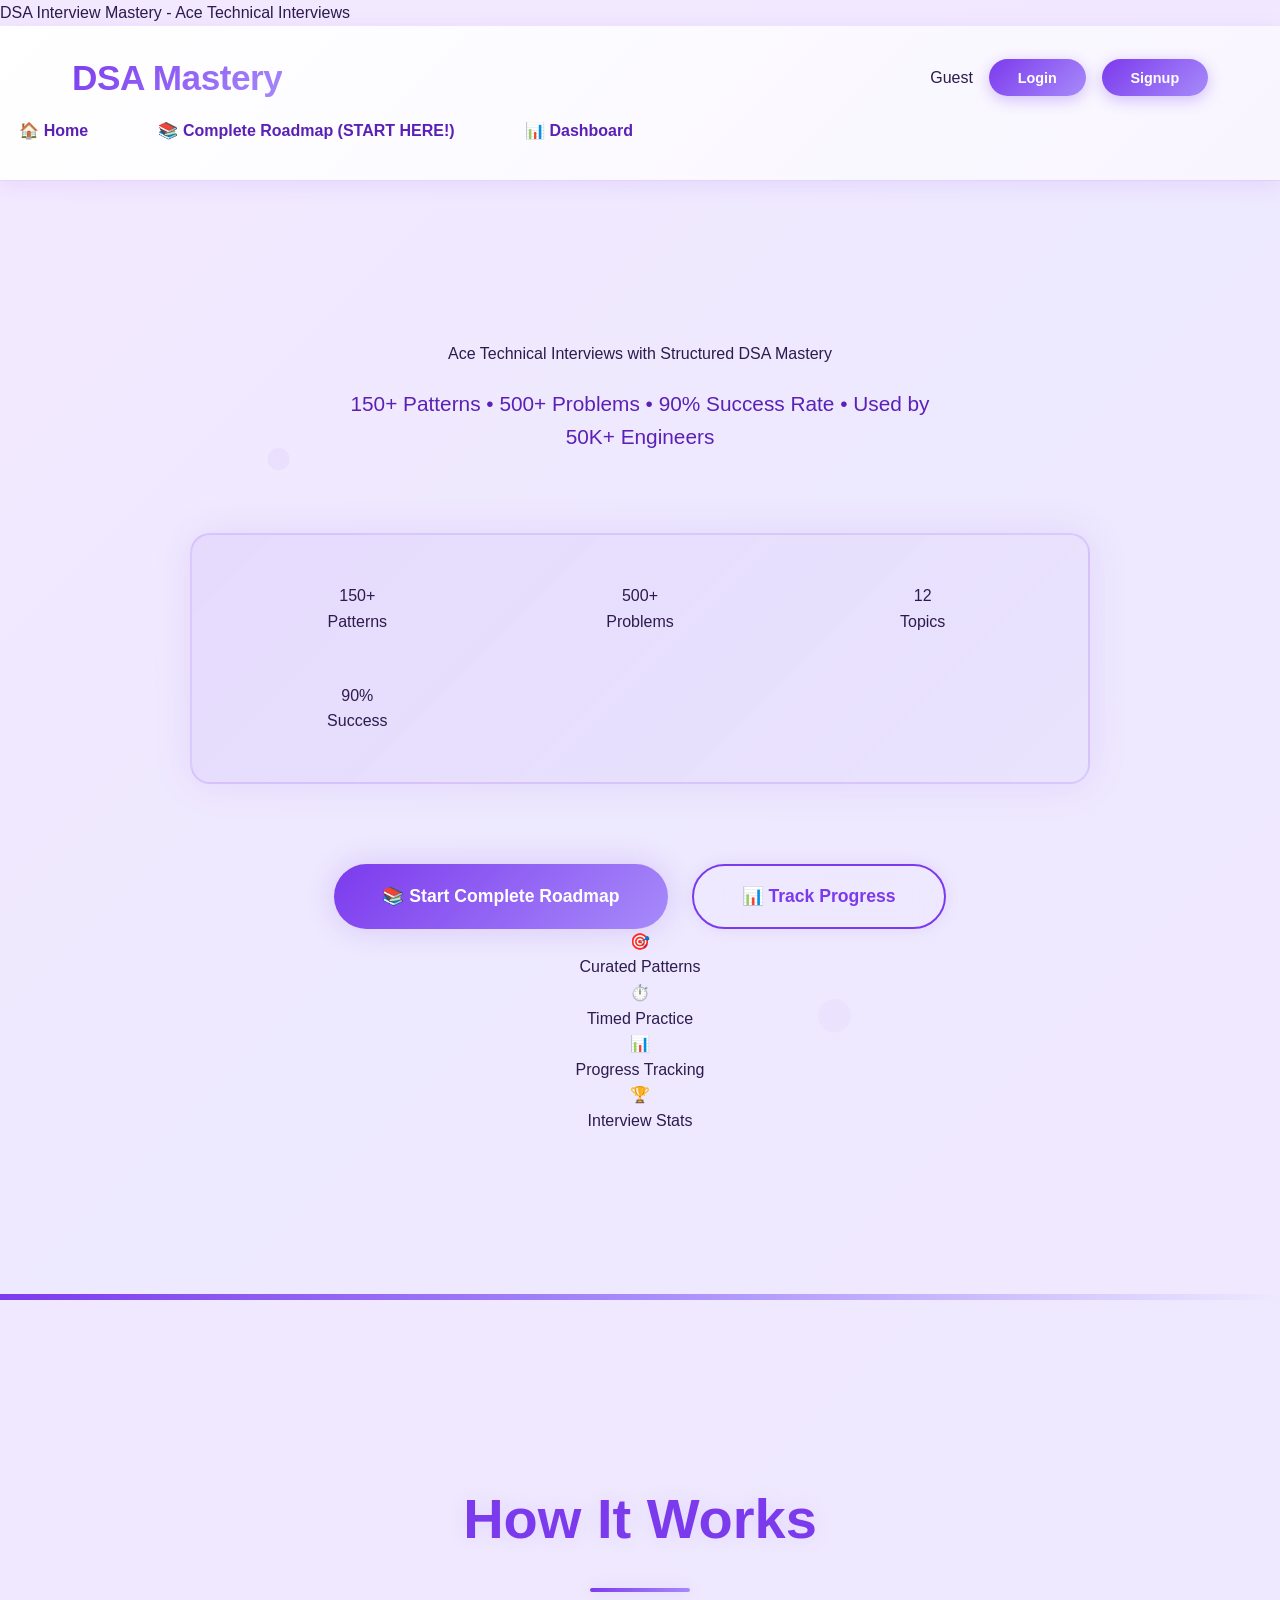
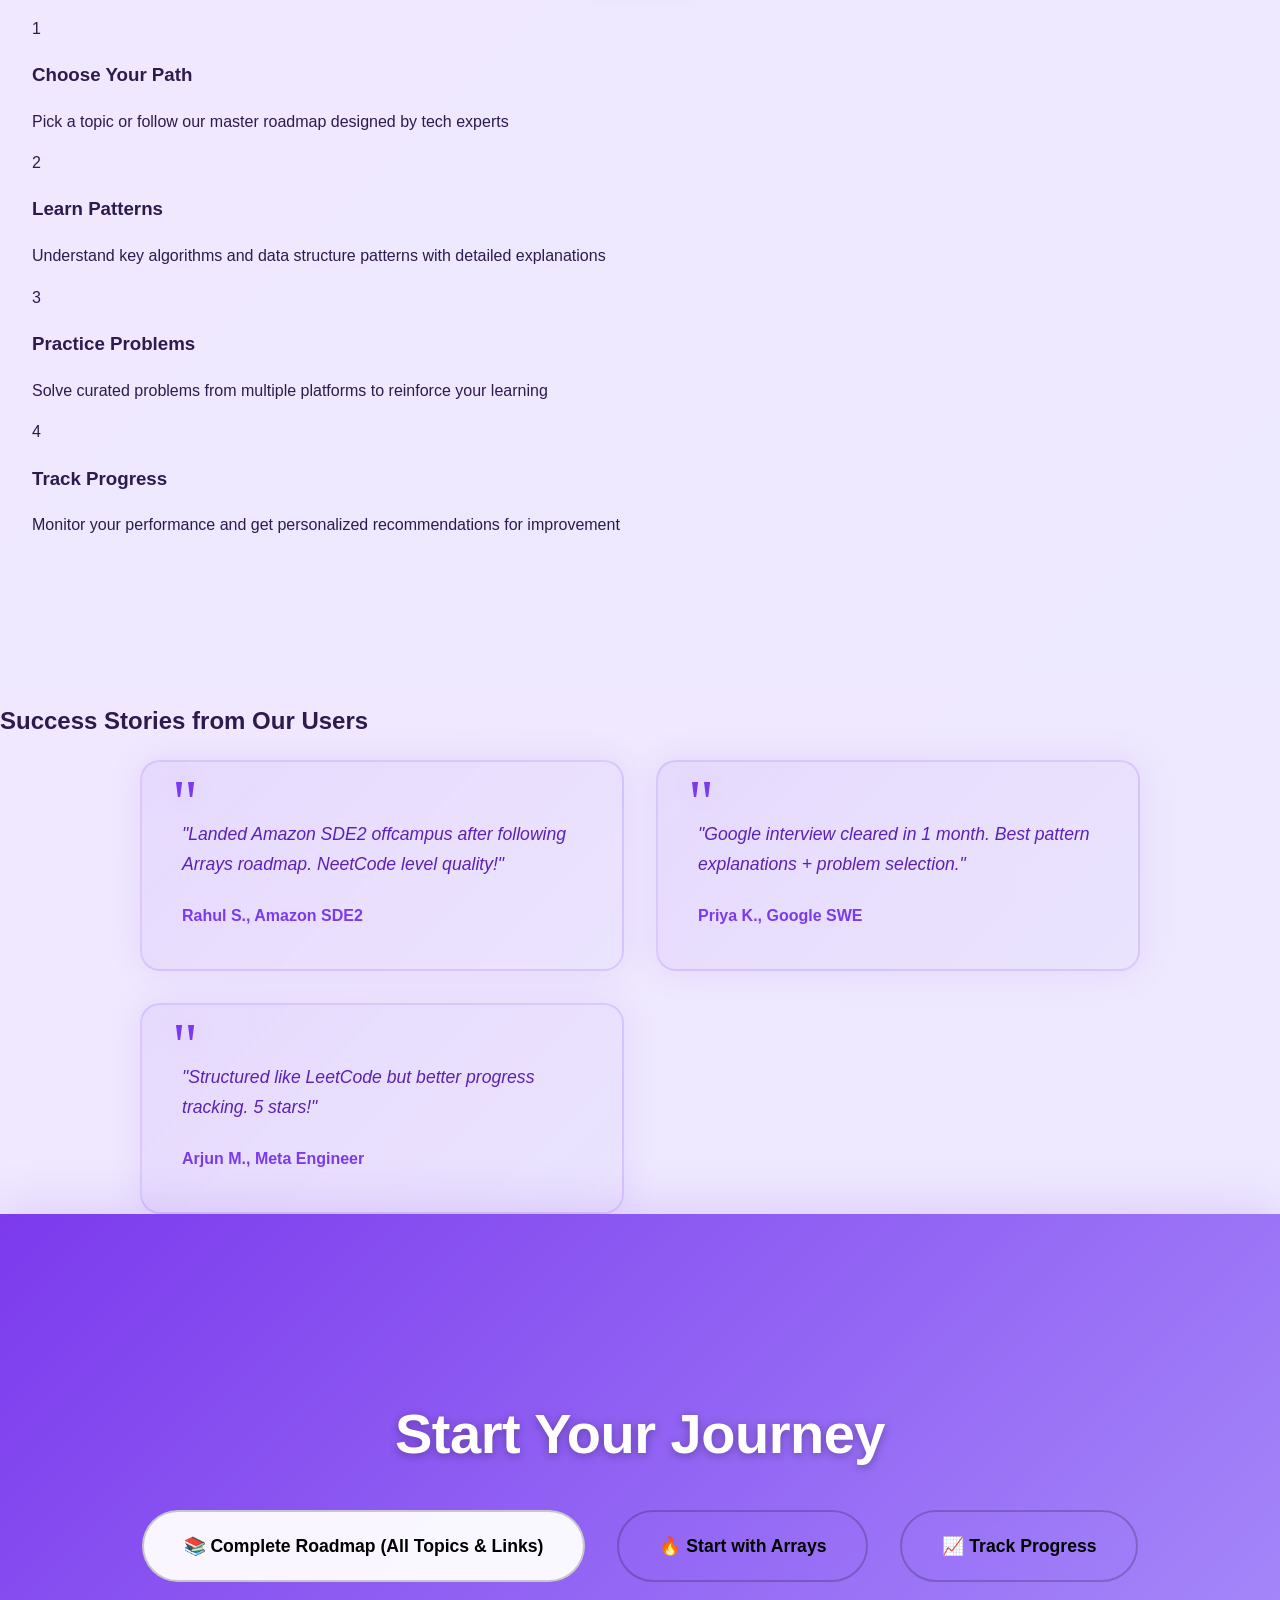
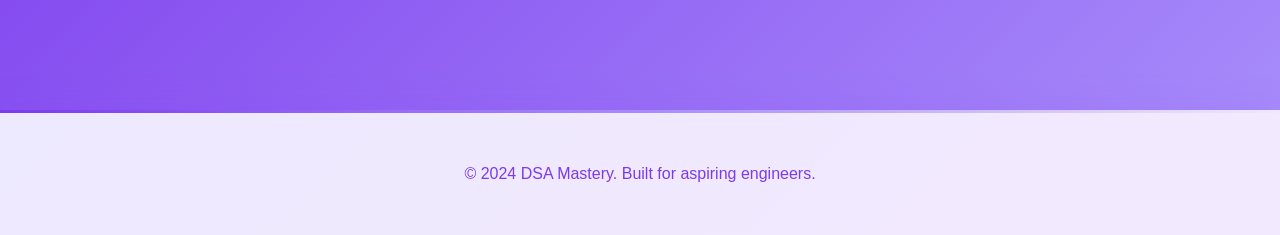
<file: index.html>
<!DOCTYPE html>
<html lang="en">

<head>
    <meta charset="UTF-8">
    <meta name="viewport" content="width=device-width, initial-scale=1.0">
    DSA Interview Mastery - Ace Technical Interviews
    <link rel="stylesheet" href="style.css">
    <link rel="icon"
        href="data:image/svg+xml,<svg xmlns='http://www.w3.org/2000/svg' viewBox='0 0 100 100'><text y='.9em' font-size='90'>🔥</text></svg>">
</head>

<body>
    <header>
        <div class="header-container">
            <h1 class="logo">DSA Mastery</h1>
            <div id="authStatus">
                <span id="loginStatus">Guest</span>
                <button id="loginBtn" onclick="showAuthModal('login')">Login</button>
                <button id="signupBtn" onclick="showAuthModal('signup')">Signup</button>
                <button id="logoutBtn" onclick="logout()" style="display:none;">Logout</button>
            </div>
        </div>
        <nav class="main-nav">
            <a href="index.html">🏠 Home</a>
            <a href="master-roadmap.html">📚 Complete Roadmap (START HERE!)</a>
            <a href="dashboard.html">📊 Dashboard</a>
        </nav>
    </header>

    <!-- Auth Modal -->
    <div id="authModal" class="modal" style="display:none;">
        <div class="modal-content auth-modal">
            <span class="close" onclick="closeAuthModal()">&times;</span>
            <h2 id="modalTitle">Login</h2>
            <div id="authModeToggle" class="auth-toggle">
                <button type="button" class="toggle-btn active" onclick="switchAuthMode('login')">Login</button>
                <button type="button" class="toggle-btn" onclick="switchAuthMode('signup')">Signup</button>
            </div>
            <form id="authForm">
                <div class="form-group">
                    <input type="text" id="username" placeholder="Username" required minlength="3" maxlength="20">
                    <small id="usernameHelp" class="form-help"></small>
                </div>
                <div class="form-group" id="emailGroup" style="display:none;">
                    <input type="email" id="email" placeholder="Email address">
                    <small id="emailHelp" class="form-help"></small>
                </div>
                <div class="form-group">
                    <div class="password-input-wrapper">
                        <input type="password" id="password" placeholder="Password" required>
                        <button type="button" class="password-toggle-btn" onclick="togglePasswordVisibility()"
                            tabindex="-1">
                            <span class="eye-icon">👁️</span>
                        </button>
                    </div>
                    <small id="passwordHelp" class="form-help"></small>
                    <small id="passwordRequirements" class="password-requirements" style="display:none;">
                        Password must contain: UPPERCASE • lowercase • numbers • 8+ characters
                    </small>
                </div>
                <button type="submit" id="submitBtn" class="submit-btn">Login</button>
            </form>
            <div id="forgotPasswordLink" style="text-align: center; margin-top: 1rem;">
                <a href="#" onclick="showForgotPasswordModal(); return false;" class="forgot-password-link">Forgot
                    Password?</a>
            </div>
            <p id="authMsg" class="auth-message"></p>
        </div>
    </div>

    <!-- Forgot Password Modal -->
    <div id="forgotPasswordModal" class="modal" style="display:none;">
        <div class="modal-content auth-modal">
            <span class="close" onclick="closeForgotPasswordModal()">&times;</span>
            <h2>Reset Password</h2>
            <p style="color: #666; font-size: 0.95rem; margin-bottom: 1.5rem;">
                Enter your email or username, and we'll send you instructions to reset your password.
            </p>
            <form id="forgotPasswordForm">
                <div class="form-group">
                    <input type="text" id="resetEmail" placeholder="Email or Username" required>
                    <small id="resetEmailHelp" class="form-help"></small>
                </div>
                <button type="submit" class="submit-btn">Send Reset Link</button>
            </form>
            <p id="forgotPasswordMsg" class="auth-message"></p>
            <div style="text-align: center; margin-top: 1rem;">
                <a href="#" onclick="showAuthModal('login'); return false;" class="forgot-password-link">Back to
                    Login</a>
            </div>
        </div>
    </div>

    <!-- Reset Password Confirmation Modal -->
    <div id="resetConfirmModal" class="modal" style="display:none;">
        <div class="modal-content auth-modal">
            <span class="close" onclick="closeResetConfirmModal()">&times;</span>
            <h2>Create New Password</h2>
            <form id="resetPasswordForm">
                <div class="form-group">
                    <input type="text" id="resetUsername" placeholder="Username" required minlength="3" maxlength="20">
                    <small id="resetUsernameHelp" class="form-help"></small>
                </div>
                <div class="form-group">
                    <div class="password-input-wrapper">
                        <input type="password" id="newPassword" placeholder="New Password" required>
                        <button type="button" class="password-toggle-btn" onclick="toggleNewPasswordVisibility()"
                            tabindex="-1">
                            <span class="eye-icon">👁️</span>
                        </button>
                    </div>
                    <small id="newPasswordHelp" class="form-help"></small>
                    <small class="password-requirements" style="display:block;">
                        Password must contain: UPPERCASE • lowercase • numbers • 8+ characters
                    </small>
                </div>
                <div class="form-group">
                    <div class="password-input-wrapper">
                        <input type="password" id="confirmPassword" placeholder="Confirm Password" required>
                        <button type="button" class="password-toggle-btn" onclick="toggleConfirmPasswordVisibility()"
                            tabindex="-1">
                            <span class="eye-icon">👁️</span>
                        </button>
                    </div>
                    <small id="confirmPasswordHelp" class="form-help"></small>
                </div>
                <button type="submit" class="submit-btn">Reset Password</button>
            </form>
            <p id="resetConfirmMsg" class="auth-message"></p>
        </div>
    </div>

    <!-- Hero Section -->
    <section class="hero">
        <div class="hero-content">
            Ace Technical Interviews with Structured DSA Mastery
            <p class="hero-subtitle">150+ Patterns • 500+ Problems • 90% Success Rate • Used by 50K+ Engineers</p>
            <div class="hero-stats">
                <div class="stat">
                    <div class="stat-number">150+</div>
                    <div>Patterns</div>
                </div>
                <div class="stat">
                    <div class="stat-number">500+</div>
                    <div>Problems</div>
                </div>
                <div class="stat">
                    <div class="stat-number">12</div>
                    <div>Topics</div>
                </div>
                <div class="stat">
                    <div class="stat-number">90%</div>
                    <div>Success</div>
                </div>
            </div>
            <div class="hero-buttons">
                <button class="cta-primary" onclick="location.href='master-roadmap.html'">📚 Start Complete
                    Roadmap</button>
                <button class="cta-secondary" onclick="location.href='dashboard.html'">📊 Track Progress</button>
            </div>
        </div>
        <div class="hero-features">
            <div class="feature">
                <div class="feature-icon">🎯</div>
                <div>Curated Patterns</div>
            </div>
            <div class="feature">
                <div class="feature-icon">⏱️</div>
                <div>Timed Practice</div>
            </div>
            <div class="feature">
                <div class="feature-icon">📊</div>
                <div>Progress Tracking</div>
            </div>
            <div class="feature">
                <div class="feature-icon">🏆</div>
                <div>Interview Stats</div>
            </div>
        </div>
    </section>

    <!-- How It Works Section -->
    <section class="how-it-works">
        <div class=\"container\">
            <h2>How It Works</h2>
            <div class=\"steps-grid\">
                <div class=\"step-card\">
                    <div class=\"step-number\">1</div>
                    <h3>Choose Your Path</h3>
                    <p>Pick a topic or follow our master roadmap designed by tech experts</p>
                </div>
                <div class=\"step-card\">
                    <div class=\"step-number\">2</div>
                    <h3>Learn Patterns</h3>
                    <p>Understand key algorithms and data structure patterns with detailed explanations</p>
                </div>
                <div class=\"step-card\">
                    <div class=\"step-number\">3</div>
                    <h3>Practice Problems</h3>
                    <p>Solve curated problems from multiple platforms to reinforce your learning</p>
                </div>
                <div class=\"step-card\">
                    <div class=\"step-number\">4</div>
                    <h3>Track Progress</h3>
                    <p>Monitor your performance and get personalized recommendations for improvement</p>
                </div>
            </div>
        </div>
    </section>

    <!-- Testimonials -->
    <section class=\"testimonials\">
        <h2>Success Stories from Our Users</h2>
        <div class="testimonial-grid">
            <div class="testimonial">
                <p>"Landed Amazon SDE2 offcampus after following Arrays roadmap. NeetCode level quality!"</p>
                <div class="author">Rahul S., Amazon SDE2</div>
            </div>
            <div class="testimonial">
                <p>"Google interview cleared in 1 month. Best pattern explanations + problem selection."</p>
                <div class="author">Priya K., Google SWE</div>
            </div>
            <div class="testimonial">
                <p>"Structured like LeetCode but better progress tracking. 5 stars!"</p>
                <div class="author">Arjun M., Meta Engineer</div>
            </div>
        </div>
    </section>

    <!-- Quick Start -->
    <section class="quick-start">
        <h2>Start Your Journey</h2>
        <div class="quick-buttons">
            <a href="master-roadmap.html" class="quick-btn primary">📚 Complete Roadmap (All Topics & Links)</a>
            <a href="master-roadmap.html#topic-1" class="quick-btn">🔥 Start with Arrays</a>
            <a href="dashboard.html" class="quick-btn">📈 Track Progress</a>
        </div>
    </section>

    <!-- Footer -->
    <footer>
        &copy; 2024 DSA Mastery. Built for aspiring engineers.
    </footer>

    <script src="auth.js"></script>
    <script>
        let currentAuthMode = 'login';

        function togglePasswordVisibility() {
            const passwordInput = document.getElementById('password');
            const toggleBtn = document.querySelector('.password-toggle-btn .eye-icon');

            if (passwordInput.type === 'password') {
                passwordInput.type = 'text';
                toggleBtn.textContent = '👁️‍🗨️';
            } else {
                passwordInput.type = 'password';
                toggleBtn.textContent = '👁️';
            }
        }

        function switchAuthMode(mode) {
            currentAuthMode = mode;
            const emailGroup = document.getElementById('emailGroup');
            const modalTitle = document.getElementById('modalTitle');
            const submitBtn = document.getElementById('submitBtn');
            const passwordRequirements = document.getElementById('passwordRequirements');
            const forgotPasswordLink = document.getElementById('forgotPasswordLink');

            // Toggle buttons
            document.querySelectorAll('.toggle-btn').forEach(btn => btn.classList.remove('active'));
            event.target.classList.add('active');

            if (mode === 'signup') {
                emailGroup.style.display = 'block';
                modalTitle.textContent = 'Create Account';
                submitBtn.textContent = 'Signup';
                passwordRequirements.style.display = 'block';
                forgotPasswordLink.style.display = 'none';
            } else {
                emailGroup.style.display = 'none';
                modalTitle.textContent = 'Login';
                submitBtn.textContent = 'Login';
                passwordRequirements.style.display = 'none';
                forgotPasswordLink.style.display = 'block';
            }
            clearFormMessages();
        }

        function showAuthModal(type) {
            document.getElementById('authModal').style.display = 'block';
            switchAuthMode(type);
            document.getElementById('authForm').reset();
            clearFormMessages();
        }

        function closeAuthModal() {
            document.getElementById('authModal').style.display = 'none';
            document.getElementById('authMsg').textContent = '';
            clearFormMessages();
            document.getElementById('authForm').reset();
        }

        function clearFormMessages() {
            document.getElementById('usernameHelp').textContent = '';
            document.getElementById('emailHelp').textContent = '';
            document.getElementById('passwordHelp').textContent = '';
            document.getElementById('authMsg').textContent = '';
            document.getElementById('authMsg').className = 'auth-message';
        }

        function showFieldError(fieldId, message) {
            const helpId = fieldId + 'Help';
            const helpElement = document.getElementById(helpId);
            if (helpElement) {
                helpElement.textContent = message;
                helpElement.style.color = '#e74c3c';
            }
        }

        function clearFieldError(fieldId) {
            const helpId = fieldId + 'Help';
            const helpElement = document.getElementById(helpId);
            if (helpElement) {
                helpElement.textContent = '';
            }
        }

        function validateLoginForm(username, password) {
            let isValid = true;
            clearFormMessages();

            if (!username.trim()) {
                showFieldError('username', 'Username is required');
                isValid = false;
            } else if (username.length < 3) {
                showFieldError('username', 'Username must be at least 3 characters');
                isValid = false;
            }

            if (!password) {
                showFieldError('password', 'Password is required');
                isValid = false;
            }

            return isValid;
        }

        function validateSignupForm(username, email, password) {
            let isValid = true;
            clearFormMessages();

            // Validate username
            if (!username.trim()) {
                showFieldError('username', 'Username is required');
                isValid = false;
            } else {
                const usernameValidation = validateUsername(username);
                if (!usernameValidation.valid) {
                    showFieldError('username', usernameValidation.msg);
                    isValid = false;
                }
            }

            // Validate email
            if (!email.trim()) {
                showFieldError('email', 'Email is required');
                isValid = false;
            } else if (!validateEmail(email)) {
                showFieldError('email', 'Please enter a valid email address');
                isValid = false;
            }

            // Validate password
            if (!password) {
                showFieldError('password', 'Password is required');
                isValid = false;
            } else {
                const passwordValidation = validatePassword(password);
                if (!passwordValidation.valid) {
                    showFieldError('password', passwordValidation.msg);
                    isValid = false;
                }
            }

            return isValid;
        }

        function handleLogin(e) {
            e.preventDefault();
            const username = document.getElementById('username').value;
            const password = document.getElementById('password').value;

            if (!validateLoginForm(username, password)) {
                return;
            }

            const result = login(username, password);
            const authMsg = document.getElementById('authMsg');

            if (result.success) {
                authMsg.textContent = result.msg;
                authMsg.className = 'auth-message success';
                updateAuthUI();
                setTimeout(() => closeAuthModal(), 1500);
            } else {
                authMsg.textContent = result.msg;
                authMsg.className = 'auth-message error';
            }
        }

        function handleSignup(e) {
            e.preventDefault();
            const username = document.getElementById('username').value;
            const email = document.getElementById('email').value;
            const password = document.getElementById('password').value;

            if (!validateSignupForm(username, email, password)) {
                return;
            }

            const result = signup(username, email, password);
            const authMsg = document.getElementById('authMsg');

            if (result.success) {
                authMsg.textContent = result.msg;
                authMsg.className = 'auth-message success';
                setTimeout(() => {
                    switchAuthMode('login');
                    document.getElementById('authForm').reset();
                    clearFormMessages();
                }, 1500);
            } else {
                authMsg.textContent = result.msg;
                authMsg.className = 'auth-message error';
            }
        }

        function updateAuthUI() {
            const loggedIn = isLoggedIn();
            document.getElementById('loginStatus').textContent = loggedIn ? `Hi, ${currentUser}!` : 'Guest';
            document.getElementById('loginBtn').style.display = loggedIn ? 'none' : 'inline';
            document.getElementById('signupBtn').style.display = loggedIn ? 'none' : 'inline';
            document.getElementById('logoutBtn').style.display = loggedIn ? 'inline' : 'none';
        }

        // ===== FORGOT PASSWORD FUNCTIONS =====
        function showForgotPasswordModal() {
            document.getElementById('authModal').style.display = 'none';
            document.getElementById('forgotPasswordModal').style.display = 'block';
            document.getElementById('forgotPasswordForm').reset();
            document.getElementById('forgotPasswordMsg').textContent = '';
            document.getElementById('resetEmailHelp').textContent = '';
        }

        function closeForgotPasswordModal() {
            document.getElementById('forgotPasswordModal').style.display = 'none';
            document.getElementById('forgotPasswordForm').reset();
        }

        function showResetConfirmModal(email) {
            document.getElementById('forgotPasswordModal').style.display = 'none';
            document.getElementById('resetConfirmModal').style.display = 'block';
            document.getElementById('resetPasswordForm').reset();
            document.getElementById('resetConfirmMsg').textContent = '';
            localStorage.setItem('resetEmail', email);
        }

        function closeResetConfirmModal() {
            document.getElementById('resetConfirmModal').style.display = 'none';
            document.getElementById('resetPasswordForm').reset();
            localStorage.removeItem('resetEmail');
        }

        function toggleNewPasswordVisibility() {
            const passwordInput = document.getElementById('newPassword');
            const toggleBtn = document.querySelector('#resetConfirmModal .password-toggle-btn .eye-icon');

            if (passwordInput.type === 'password') {
                passwordInput.type = 'text';
                toggleBtn.textContent = '👁️‍🗨️';
            } else {
                passwordInput.type = 'password';
                toggleBtn.textContent = '👁️';
            }
        }

        function toggleConfirmPasswordVisibility() {
            const passwordInput = document.getElementById('confirmPassword');
            const toggleBtns = document.querySelectorAll('#resetConfirmModal .password-toggle-btn .eye-icon');
            const toggleBtn = toggleBtns[toggleBtns.length - 1];

            if (passwordInput.type === 'password') {
                passwordInput.type = 'text';
                toggleBtn.textContent = '👁️‍🗨️';
            } else {
                passwordInput.type = 'password';
                toggleBtn.textContent = '👁️';
            }
        }

        function handleForgotPassword(e) {
            e.preventDefault();
            const resetEmail = document.getElementById('resetEmail').value.trim();
            const forgotPasswordMsg = document.getElementById('forgotPasswordMsg');

            if (!resetEmail) {
                document.getElementById('resetEmailHelp').textContent = 'Email or username is required';
                return;
            }

            // Check if user exists
            const users = getUsers();
            const user = users.find(u => u.email === resetEmail || u.username === resetEmail);

            if (!user) {
                forgotPasswordMsg.textContent = '❌ User not found. Please check and try again.';
                forgotPasswordMsg.className = 'auth-message error';
                return;
            }

            // Show reset password form
            forgotPasswordMsg.textContent = '✓ Verification successful. Create your new password.';
            forgotPasswordMsg.className = 'auth-message success';
            setTimeout(() => {
                showResetConfirmModal(user.email);
            }, 1000);
        }

        function handleResetPassword(e) {
            e.preventDefault();
            const username = document.getElementById('resetUsername').value;
            const newPassword = document.getElementById('newPassword').value;
            const confirmPassword = document.getElementById('confirmPassword').value;
            const resetConfirmMsg = document.getElementById('resetConfirmMsg');

            // Validate fields
            if (!username.trim()) {
                document.getElementById('resetUsernameHelp').textContent = 'Username is required';
                return;
            }

            if (!newPassword) {
                document.getElementById('newPasswordHelp').textContent = 'Password is required';
                return;
            }

            const passwordValidation = validatePassword(newPassword);
            if (!passwordValidation.valid) {
                document.getElementById('newPasswordHelp').textContent = passwordValidation.msg;
                return;
            }

            if (newPassword !== confirmPassword) {
                document.getElementById('confirmPasswordHelp').textContent = 'Passwords do not match';
                return;
            }

            // Update password in users database
            const users = getUsers();
            const userIndex = users.findIndex(u => u.username === username);

            if (userIndex === -1) {
                document.getElementById('resetUsernameHelp').textContent = 'Username not found';
                return;
            }

            users[userIndex].password = simpleHash(newPassword);
            saveUsers(users);

            resetConfirmMsg.textContent = '✓ Password reset successfully! Redirecting to login...';
            resetConfirmMsg.className = 'auth-message success';

            setTimeout(() => {
                closeResetConfirmModal();
                showAuthModal('login');
            }, 1500);
        }

        // Form submission handlers
        document.addEventListener('DOMContentLoaded', function () {
            const authForm = document.getElementById('authForm');
            if (authForm) {
                authForm.addEventListener('submit', function (e) {
                    if (currentAuthMode === 'login') {
                        handleLogin(e);
                    } else {
                        handleSignup(e);
                    }
                });
            }

            const forgotPasswordForm = document.getElementById('forgotPasswordForm');
            if (forgotPasswordForm) {
                forgotPasswordForm.addEventListener('submit', handleForgotPassword);
            }

            const resetPasswordForm = document.getElementById('resetPasswordForm');
            if (resetPasswordForm) {
                resetPasswordForm.addEventListener('submit', handleResetPassword);
            }

            updateAuthUI();
        });

        window.onclick = function (event) {
            const authModal = document.getElementById('authModal');
            const forgotModal = document.getElementById('forgotPasswordModal');
            const resetModal = document.getElementById('resetConfirmModal');

            if (event.target == authModal) closeAuthModal();
            if (event.target == forgotModal) closeForgotPasswordModal();
            if (event.target == resetModal) closeResetConfirmModal();
        }

        updateAuthUI();
    </script>
</body>

</html>
</file>
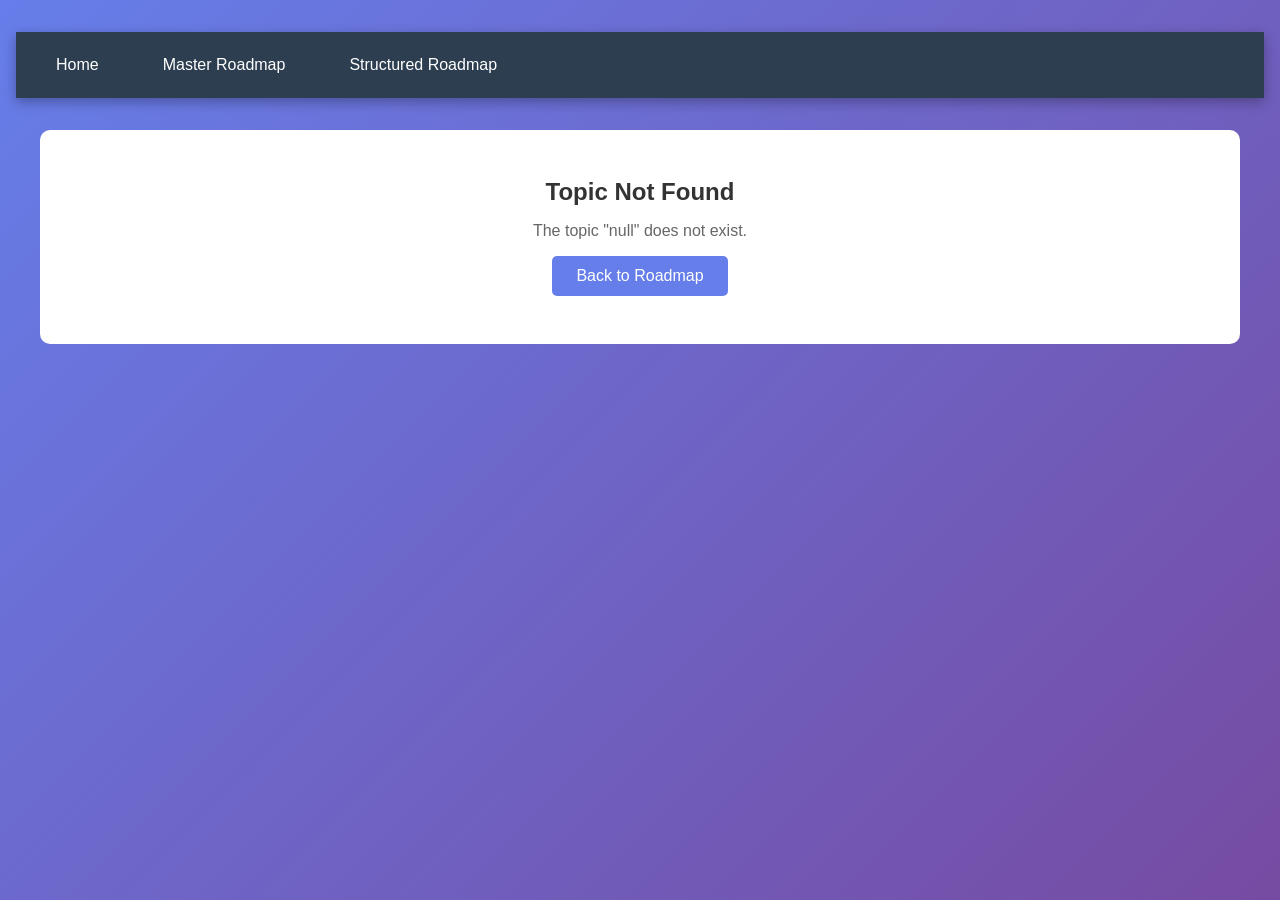
<file: category.html>
<!DOCTYPE html>
<html>

<head>
    <title>DSA Practice - Category</title>
    <style>
        * {
            margin: 0;
            padding: 0;
            box-sizing: border-box;
        }

        body {
            font-family: Segoe UI, Arial, sans-serif;
            background: linear-gradient(135deg, #667eea 0%, #764ba2 100%);
            min-height: 100vh;
            padding: 2rem 1rem;
        }

        .nav {
            background: #2c3e50;
            padding: 1rem 0;
            box-shadow: 0 4px 12px rgba(0, 0, 0, 0.3);
            margin-bottom: 2rem;
        }

        .nav div {
            max-width: 1200px;
            margin: 0 auto;
            display: flex;
            align-items: center;
            gap: 2rem;
        }

        .nav a {
            color: white;
            text-decoration: none;
            padding: 0.5rem 1rem;
            font-weight: 500;
            transition: 0.3s;
        }

        .nav a:hover {
            background: #667eea;
            border-radius: 5px;
        }

        .container {
            max-width: 1200px;
            margin: 0 auto;
        }

        .header {
            background: white;
            padding: 2rem;
            border-radius: 10px;
            margin-bottom: 2rem;
            box-shadow: 0 4px 15px rgba(0, 0, 0, 0.1);
        }

        .header h1 {
            color: #333;
            margin-bottom: 0.5rem;
            font-size: 2rem;
        }

        .header p {
            color: #666;
            font-size: 1rem;
        }

        .back-btn {
            display: inline-block;
            background: #667eea;
            color: white;
            padding: 0.7rem 1.5rem;
            text-decoration: none;
            border-radius: 5px;
            margin-top: 1rem;
            transition: 0.3s;
        }

        .back-btn:hover {
            background: #764ba2;
        }

        .problems-grid {
            display: grid;
            grid-template-columns: repeat(auto-fill, minmax(350px, 1fr));
            gap: 2rem;
            margin-bottom: 2rem;
        }

        .problem-card {
            background: white;
            padding: 2rem;
            border-radius: 12px;
            box-shadow: 0 6px 20px rgba(0, 0, 0, 0.1);
            transition: transform 0.3s, box-shadow 0.3s;
        }

        .problem-card:hover {
            transform: translateY(-5px);
            box-shadow: 0 10px 30px rgba(0, 0, 0, 0.15);
        }

        .problem-card h3 {
            color: #333;
            margin-bottom: 1rem;
            font-size: 1.3rem;
        }

        .problem-card p {
            color: #666;
            font-size: 0.9rem;
            margin-bottom: 1.5rem;
            line-height: 1.6;
        }

        .resource-links {
            display: flex;
            flex-wrap: wrap;
            gap: 0.8rem;
        }

        .resource-btn {
            display: inline-block;
            padding: 0.7rem 1rem;
            border-radius: 20px;
            text-decoration: none;
            font-size: 0.9rem;
            font-weight: 500;
            transition: 0.3s;
            text-align: center;
            color: white;
        }

        .leetcode {
            background: #ffa116 !important;
        }

        .leetcode:hover {
            background: #ff8c00 !important;
        }

        .geeksforgeeks {
            background: #2f8d46 !important;
        }

        .geeksforgeeks:hover {
            background: #1f6d37 !important;
        }

        .hackerrank {
            background: #1f1d25 !important;
        }

        .hackerrank:hover {
            background: #0a0a0a !important;
        }

        .codechef {
            background: #664db0 !important;
        }

        .codechef:hover {
            background: #5a3fa5 !important;
        }

        .interviewbit {
            background: #ff6f00 !important;
        }

        .interviewbit:hover {
            background: #e65c00 !important;
        }

        .codewars {
            background: #8b0000 !important;
        }

        .codewars:hover {
            background: #660000 !important;
        }

        .hackerearth {
            background: #624699 !important;
        }

        .hackerearth:hover {
            background: #4a3380 !important;
        }

        .not-found {
            background: white;
            padding: 3rem;
            border-radius: 10px;
            text-align: center;
            color: #666;
        }

        .not-found h2 {
            color: #333;
            margin-bottom: 1rem;
        }
    </style>
</head>

<body>
    <div class="nav">
        <div>
            <a href="index.html">Home</a>
            <a href="master-roadmap.html">Master Roadmap</a>
            <a href="structured-roadmap.html">Structured Roadmap</a>
        </div>
    </div>

    <div class="container">
        <div id="content"></div>
    </div>

    <script src="questions.js"></script>
    <script>
        function getQueryParam(param) {
            const urlParams = new URLSearchParams(window.location.search);
            return urlParams.get(param);
        }

        function renderProblems() {
            const topic = getQueryParam('topic');
            const contentDiv = document.getElementById('content');

            const topicMapping = {
                'Arrays': 'arrays',
                'Strings': 'strings',
                'Binary Search': 'binary-search',
                'Linked Lists': 'linked-lists',
                'Stacks': 'stacks-queues',
                'Trees': 'trees',
                'Graphs': 'graphs',
                'Dynamic Programming': 'dynamic-programming',
                'Two Pointers': 'two-pointers',
                'Sliding Window': 'sliding-window'
            };

            const dbTopic = topicMapping[topic];

            if (!topic || !dbTopic || !questionsDB || !questionsDB[dbTopic]) {
                contentDiv.innerHTML = '<div class="not-found"><h2>Topic Not Found</h2><p>The topic "' + topic + '" does not exist.</p><a href="structured-roadmap.html" class="back-btn">Back to Roadmap</a></div>';
                return;
            }

            const problems = questionsDB[dbTopic].questions || [];
            let html = '<div class="header"><h1>' + topic + ' Problems</h1><p>Master ' + topic + ' with resources</p><a href="structured-roadmap.html" class="back-btn">Back to Roadmap</a></div><div class="problems-grid">';

            problems.forEach(function (problem) {
                let platformButtons = '';
                if (problem.platforms && problem.platforms.length > 0) {
                    platformButtons = problem.platforms.map(function (p) {
                        const badge = (!p.direct) ? '<span style="font-size: 0.7rem; margin-left: 0.3rem;">Search</span>' : '';
                        return '<a href="' + p.url + '" target="_blank" rel="noopener" class="resource-btn ' + p.name.toLowerCase().replace(/ /g, '') + '" title="' + (p.direct ? 'Direct Link' : 'Search Required') + '">' + (p.logo || '') + ' ' + p.name + badge + '</a>';
                    }).join('');
                }

                html += '<div class="problem-card"><h3>' + problem.title + '</h3><p>' + problem.difficulty + ' Level Problem</p><div class="resource-links">' + platformButtons + '</div></div>';
            });

            html += '</div>';
            contentDiv.innerHTML = html;
        }

        if (document.readyState === 'loading') {
            document.addEventListener('DOMContentLoaded', renderProblems);
        } else {
            renderProblems();
        }
    </script>
</body>

</html>
</file>
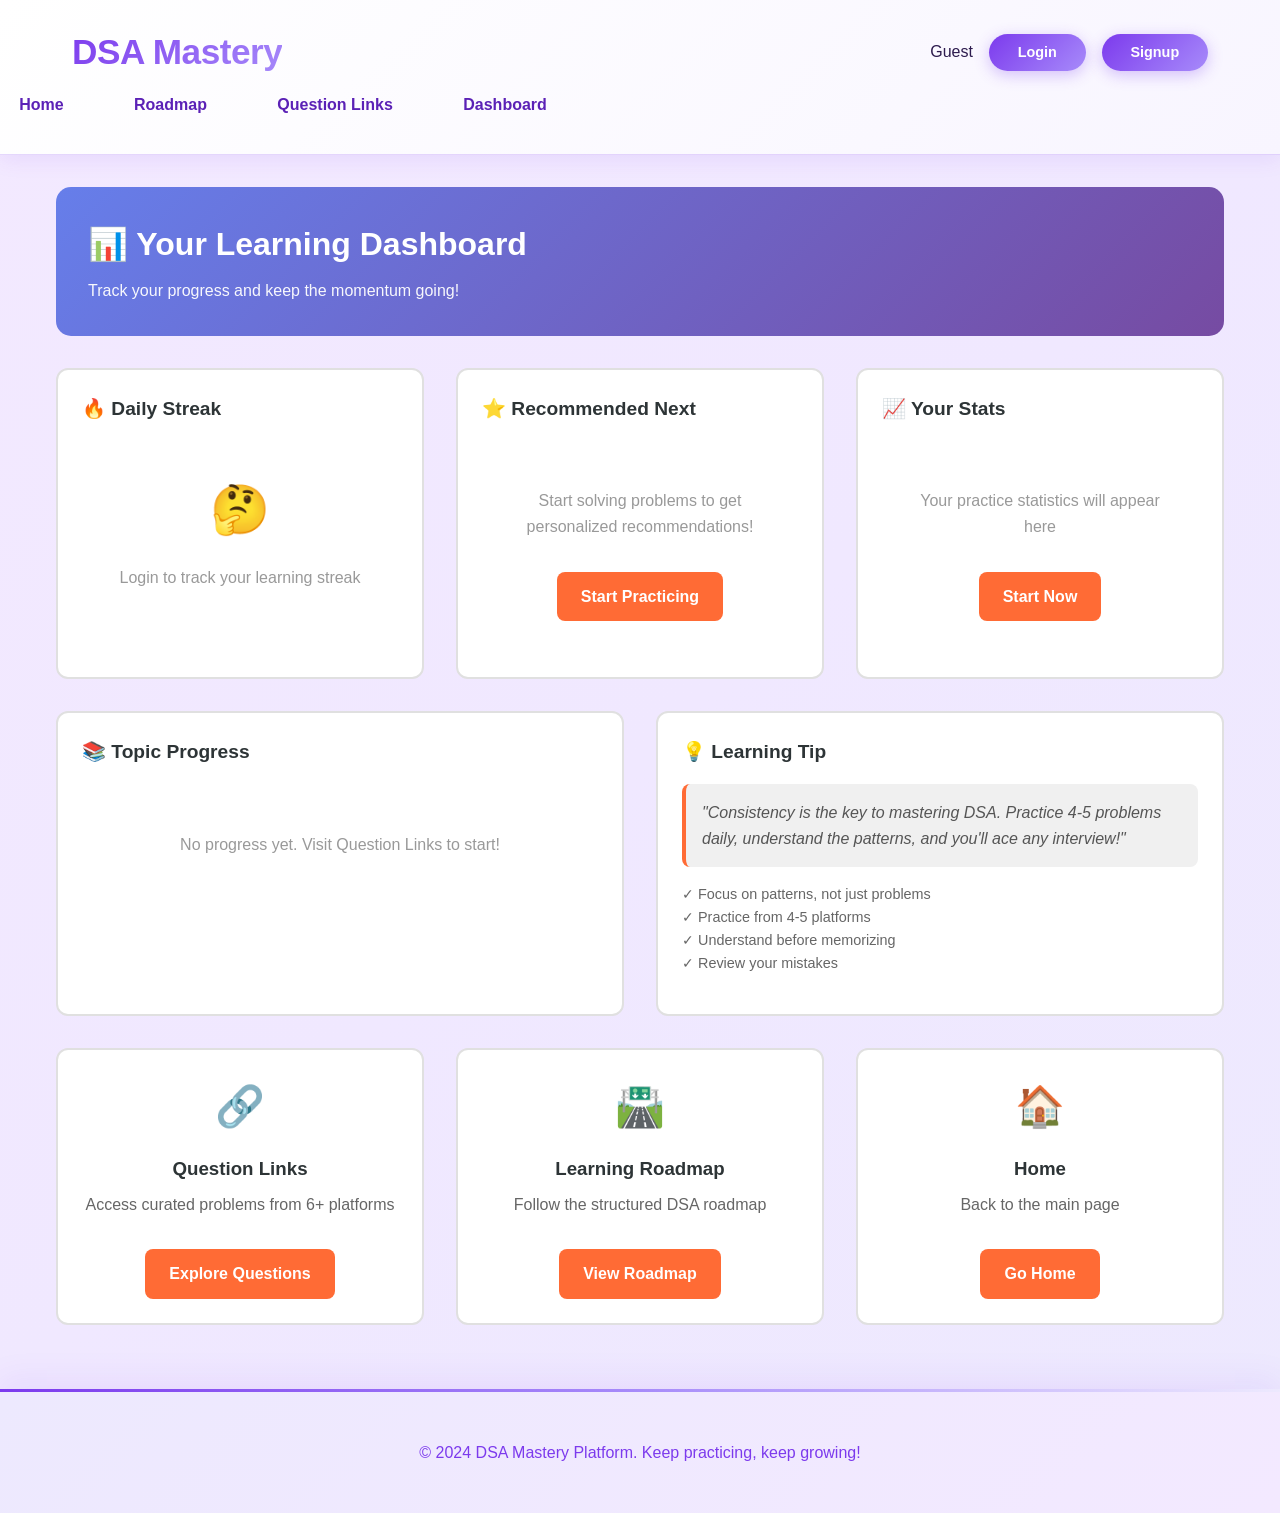
<file: dashboard.html>
<!DOCTYPE html>
<html lang="en">

<head>
    <meta charset="UTF-8">
    <meta name="viewport" content="width=device-width, initial-scale=1.0">
    <title>Learning Dashboard - DSA Mastery</title>
    <link rel="stylesheet" href="style.css">
    <style>
        .dashboard-container {
            max-width: 1200px;
            margin: 0 auto;
            padding: 2rem 1rem;
        }

        .dashboard-header {
            background: linear-gradient(135deg, #667eea 0%, #764ba2 100%);
            color: white;
            padding: 2rem;
            border-radius: 15px;
            margin-bottom: 2rem;
            display: flex;
            justify-content: space-between;
            align-items: center;
            gap: 1rem;
            flex-wrap: wrap;
        }

        .dashboard-header h1 {
            margin: 0;
            font-size: 2rem;
        }

        .dashboard-header p {
            margin: 0.5rem 0 0 0;
            opacity: 0.95;
        }

        .auth-controls {
            display: flex;
            gap: 1rem;
        }

        .dashboard-grid {
            display: grid;
            grid-template-columns: repeat(auto-fit, minmax(300px, 1fr));
            gap: 2rem;
            margin-bottom: 2rem;
        }

        .dashboard-card {
            background: white;
            border: 2px solid #e0e0e0;
            border-radius: 12px;
            padding: 1.5rem;
            transition: all 0.3s ease;
        }

        .dashboard-card:hover {
            border-color: #FF6B35;
            box-shadow: 0 8px 24px rgba(255, 107, 53, 0.15);
        }

        .card-title {
            font-size: 1.2rem;
            color: #2D3436;
            margin: 0 0 1rem 0;
            font-weight: 600;
            display: flex;
            align-items: center;
            gap: 0.75rem;
        }

        .card-title::before {
            font-size: 1.5rem;
        }

        .streak-card {
            text-align: center;
        }

        .streak-number {
            font-size: 3rem;
            font-weight: 700;
            color: #FF6B35;
            margin: 1rem 0;
        }

        .streak-text {
            color: #666;
            font-size: 1rem;
        }

        .motivation-quote {
            background: #f0f0f0;
            padding: 1rem;
            border-radius: 8px;
            margin-top: 1rem;
            font-style: italic;
            color: #555;
            border-left: 4px solid #FF6B35;
        }

        .progress-bar-container {
            margin: 1rem 0;
        }

        .progress-item {
            display: flex;
            justify-content: space-between;
            align-items: center;
            margin-bottom: 1rem;
        }

        .progress-item-label {
            font-size: 0.9rem;
            font-weight: 500;
            color: #2D3436;
        }

        .progress-bar {
            flex: 1;
            height: 8px;
            background: #e0e0e0;
            border-radius: 10px;
            overflow: hidden;
            margin: 0 1rem;
        }

        .progress-fill {
            height: 100%;
            background: linear-gradient(90deg, #667eea 0%, #764ba2 100%);
            transition: width 0.3s ease;
        }

        .progress-percentage {
            font-size: 0.9rem;
            color: #666;
            min-width: 35px;
            text-align: right;
        }

        .empty-state {
            text-align: center;
            padding: 2rem;
            color: #999;
        }

        .empty-state-icon {
            font-size: 3rem;
            margin-bottom: 1rem;
        }

        .cta-button {
            display: inline-block;
            background: #FF6B35;
            color: white;
            padding: 0.75rem 1.5rem;
            border-radius: 8px;
            text-decoration: none;
            font-weight: 600;
            margin-top: 1rem;
            transition: all 0.3s ease;
            border: none;
            cursor: pointer;
        }

        .cta-button:hover {
            background: #E55A24;
            transform: translateY(-2px);
        }

        .reset-button {
            background: #dc3545;
            color: white;
            padding: 0.75rem 1.5rem;
            border: none;
            border-radius: 8px;
            cursor: pointer;
            font-weight: 600;
            transition: all 0.3s ease;
        }

        .reset-button:hover {
            background: #c82333;
        }

        .two-column {
            display: grid;
            grid-template-columns: 1fr 1fr;
            gap: 2rem;
        }

        .topic-list {
            list-style: none;
            padding: 0;
            margin: 0;
        }

        .topic-list li {
            padding: 0.75rem;
            border-bottom: 1px solid #e0e0e0;
            display: flex;
            justify-content: space-between;
            align-items: center;
            font-size: 0.95rem;
        }

        .topic-list li:last-child {
            border-bottom: none;
        }

        .topic-badge {
            background: #D4EDDA;
            color: #155724;
            padding: 0.25rem 0.5rem;
            border-radius: 4px;
            font-size: 0.8rem;
            font-weight: 600;
        }

        @media (max-width: 768px) {
            .dashboard-header {
                flex-direction: column;
                text-align: center;
            }

            .dashboard-grid {
                grid-template-columns: 1fr;
            }

            .two-column {
                grid-template-columns: 1fr;
            }

            .dashboard-header h1 {
                font-size: 1.5rem;
            }
        }
    </style>
</head>

<body>
    <header>
        <div class="header-container">
            <h1 class="logo">DSA Mastery</h1>
            <div id="authStatus">
                <span id="loginStatus">Guest</span>
                <button id="loginBtn" onclick="showAuthModal('login')">Login</button>
                <button id="signupBtn" onclick="showAuthModal('signup')">Signup</button>
                <button id="logoutBtn" onclick="logout()" style="display:none;">Logout</button>
            </div>
        </div>
        <nav class="main-nav">
            <a href="index.html">Home</a>
            <a href="roadmap.html">Roadmap</a>
            <a href="platform-links.html">Question Links</a>
            <a href="dashboard.html" class="active">Dashboard</a>
        </nav>
    </header>

    <!-- Auth Modal -->
    <div id="authModal" class="modal" style="display:none;">
        <div class="modal-content">
            <span class="close" onclick="closeAuthModal()">&times;</span>
            <h2 id="modalTitle">Login</h2>
            <form id="authForm">
                <input type="text" id="username" placeholder="Username" required>
                <input type="email" id="email" placeholder="Email" required>
                <input type="password" id="password" placeholder="Password" required>
                <button type="submit" id="submitBtn">Login</button>
            </form>
            <p id="authMsg"></p>
        </div>
    </div>

    <main class="dashboard-container">
        <!-- Dashboard Header -->
        <div class="dashboard-header">
            <div>
                <h1>📊 Your Learning Dashboard</h1>
                <p>Track your progress and keep the momentum going!</p>
            </div>
            <div class="auth-controls">
                <button id="resetBtn" onclick="resetUserProgress()" class="reset-button" style="display:none;">Reset
                    Progress</button>
            </div>
        </div>

        <!-- Main Dashboard Grid -->
        <div class="dashboard-grid">
            <!-- Streak Card -->
            <div class="dashboard-card streak-card">
                <h2 class="card-title">🔥 Daily Streak</h2>
                <div id="streakContent">
                    <div class="empty-state">
                        <div class="empty-state-icon">🤔</div>
                        <p>Login to track your learning streak</p>
                    </div>
                </div>
            </div>

            <!-- Recommended Card -->
            <div class="dashboard-card">
                <h2 class="card-title">⭐ Recommended Next</h2>
                <div id="recommendContent">
                    <div class="empty-state">
                        <p>Start solving problems to get personalized recommendations!</p>
                        <a href="platform-links.html" class="cta-button">Start Practicing</a>
                    </div>
                </div>
            </div>

            <!-- Stats Card -->
            <div class="dashboard-card">
                <h2 class="card-title">📈 Your Stats</h2>
                <div id="statsContent">
                    <div class="empty-state">
                        <p>Your practice statistics will appear here</p>
                        <a href="platform-links.html" class="cta-button">Start Now</a>
                    </div>
                </div>
            </div>
        </div>

        <!-- Progress Section -->
        <div class="dashboard-grid">
            <div class="dashboard-card">
                <h2 class="card-title">📚 Topic Progress</h2>
                <div id="topicProgressContent">
                    <div class="empty-state">
                        <p>No progress yet. Visit Question Links to start!</p>
                    </div>
                </div>
            </div>

            <div class="dashboard-card">
                <h2 class="card-title">💡 Learning Tip</h2>
                <div class="motivation-quote">
                    "Consistency is the key to mastering DSA. Practice 4-5 problems daily, understand the patterns, and
                    you'll ace any interview!"
                </div>
                <p style="color: #666; margin-top: 1rem; font-size: 0.9rem;">
                    ✓ Focus on patterns, not just problems<br>
                    ✓ Practice from 4-5 platforms<br>
                    ✓ Understand before memorizing<br>
                    ✓ Review your mistakes
                </p>
            </div>
        </div>

        <!-- Action Cards -->
        <div class="dashboard-grid">
            <div class="dashboard-card" style="text-align: center;">
                <div style="font-size: 2.5rem; margin-bottom: 1rem;">🔗</div>
                <h3 style="color: #2D3436; margin: 0 0 0.5rem 0;">Question Links</h3>
                <p style="color: #666; margin: 0 0 1rem 0;">Access curated problems from 6+ platforms</p>
                <a href="platform-links.html" class="cta-button">Explore Questions</a>
            </div>

            <div class="dashboard-card" style="text-align: center;">
                <div style="font-size: 2.5rem; margin-bottom: 1rem;">🛣️</div>
                <h3 style="color: #2D3436; margin: 0 0 0.5rem 0;">Learning Roadmap</h3>
                <p style="color: #666; margin: 0 0 1rem 0;">Follow the structured DSA roadmap</p>
                <a href="roadmap.html" class="cta-button">View Roadmap</a>
            </div>

            <div class="dashboard-card" style="text-align: center;">
                <div style="font-size: 2.5rem; margin-bottom: 1rem;">🏠</div>
                <h3 style="color: #2D3436; margin: 0 0 0.5rem 0;">Home</h3>
                <p style="color: #666; margin: 0 0 1rem 0;">Back to the main page</p>
                <a href="index.html" class="cta-button">Go Home</a>
            </div>
        </div>
    </main>

    <!-- Footer -->
    <footer>
        &copy; 2024 DSA Mastery Platform. Keep practicing, keep growing!
    </footer>

    <script src="auth.js"></script>
    <script src="questions.js?t=mixed-direct-search"></script>
    <script src="script.js"></script>
    <script>
        // Initialize Dashboard
        function initDashboard() {
            updateAuthUIDashboard();
            if (!isLoggedIn()) {
                document.getElementById('resetBtn').style.display = 'none';
            }
        }

        function updateAuthUIDashboard() {
            const loggedIn = isLoggedIn();
            document.getElementById('loginStatus').textContent = loggedIn ? `Hi, ${currentUser}!` : 'Guest';
            document.getElementById('loginBtn').style.display = loggedIn ? 'none' : 'inline';
            document.getElementById('signupBtn').style.display = loggedIn ? 'none' : 'inline';
            document.getElementById('logoutBtn').style.display = loggedIn ? 'inline' : 'none';
            document.getElementById('resetBtn').style.display = loggedIn ? 'inline-block' : 'none';
        }

        function showAuthModal(type) {
            document.getElementById('authModal').style.display = 'block';
            document.getElementById('modalTitle').textContent = type === 'signup' ? 'Signup' : 'Login';
            document.getElementById('submitBtn').textContent = type === 'signup' ? 'Signup' : 'Login';
            document.getElementById('authForm').onsubmit = type === 'signup' ? handleSignup : handleLogin;
        }

        function closeAuthModal() {
            document.getElementById('authModal').style.display = 'none';
            document.getElementById('authMsg').textContent = '';
        }

        window.onclick = function (event) {
            const modal = document.getElementById('authModal');
            if (event.target == modal) closeAuthModal();
        }

        document.addEventListener('DOMContentLoaded', initDashboard);
    </script>
</body>

</html>
</file>
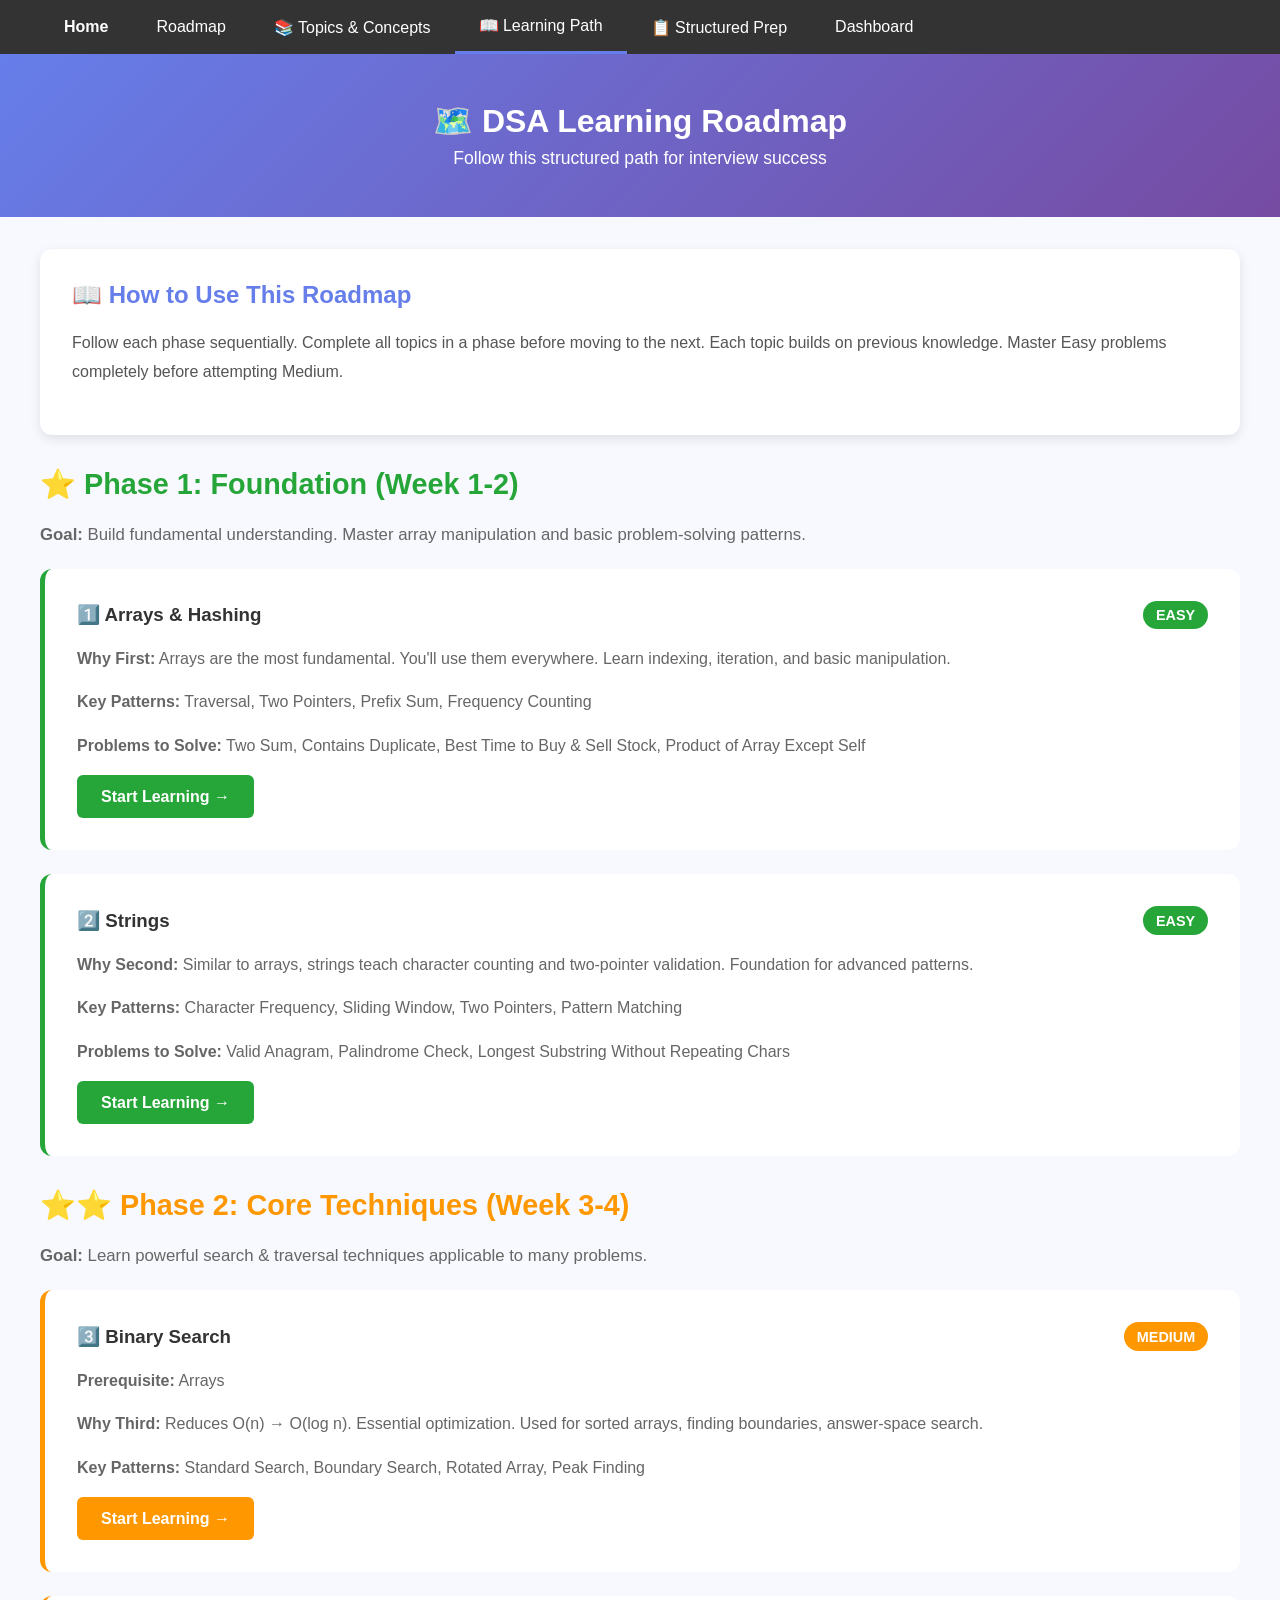
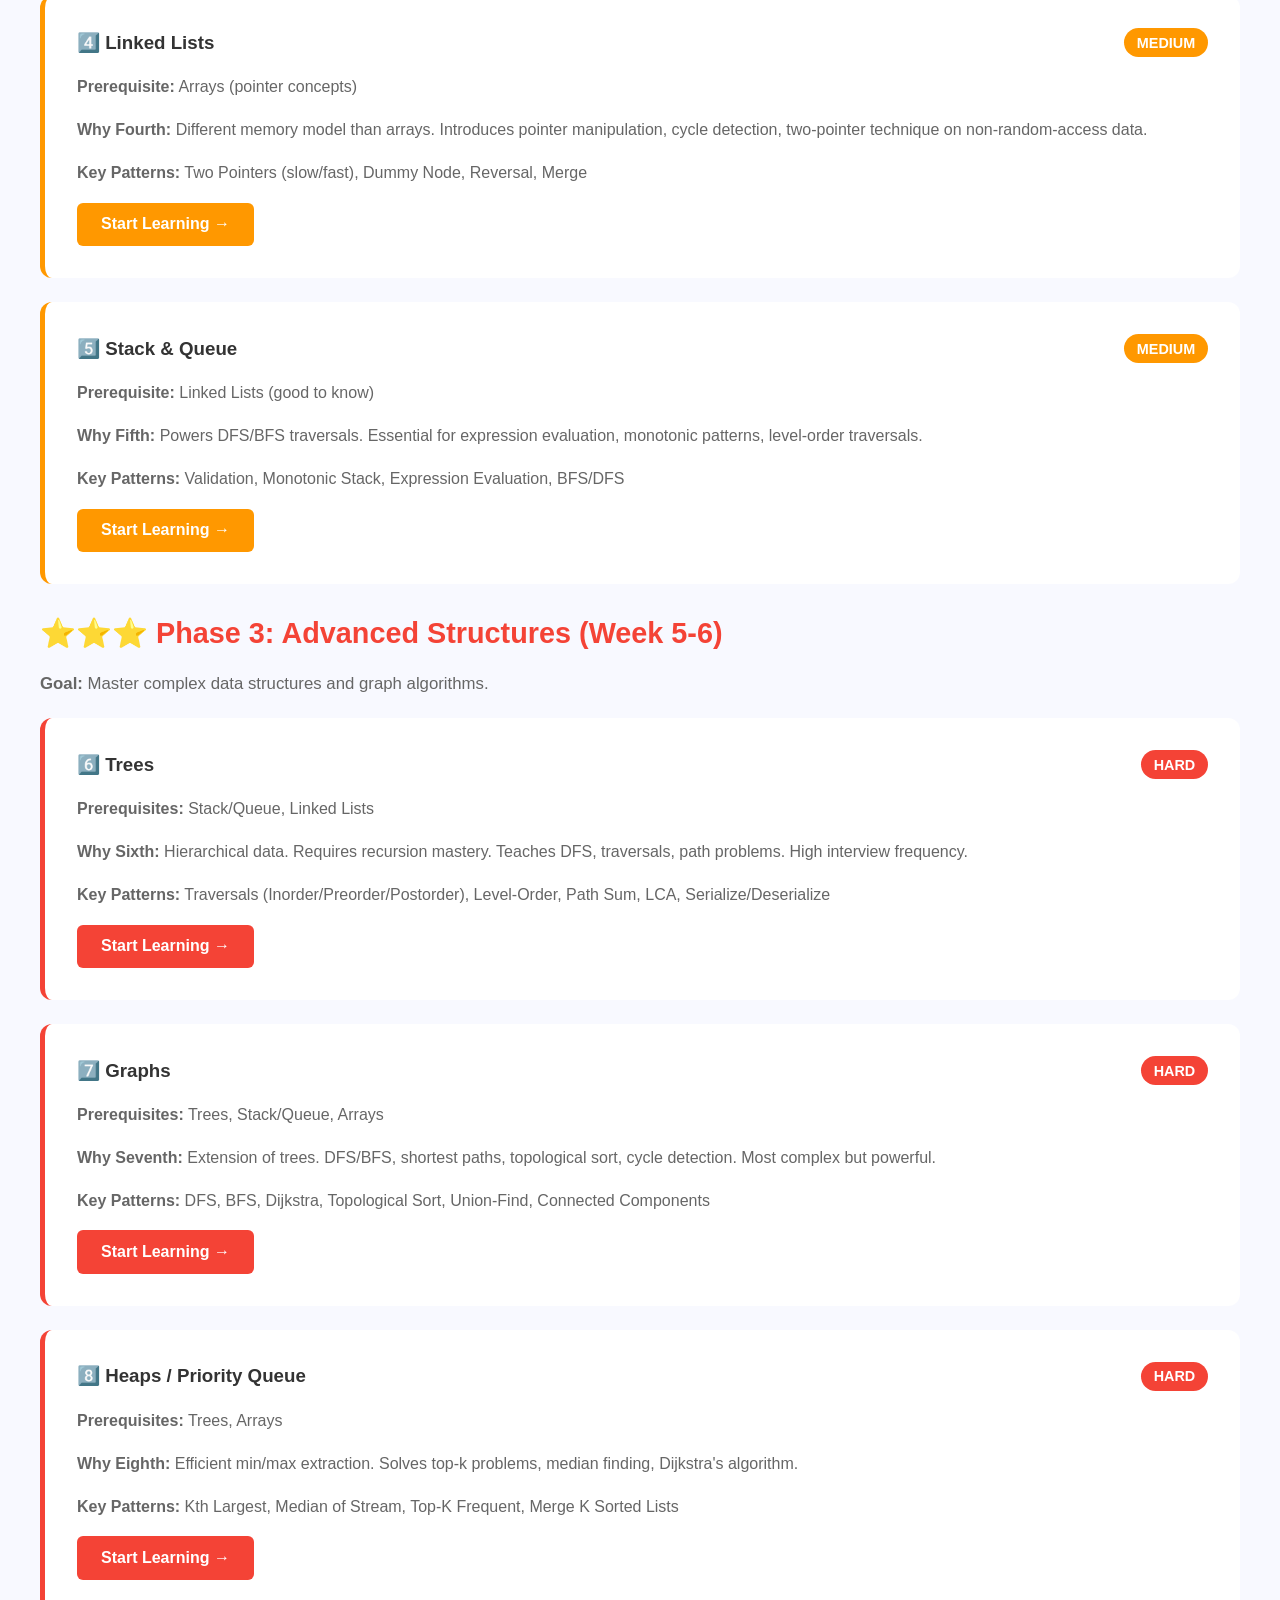
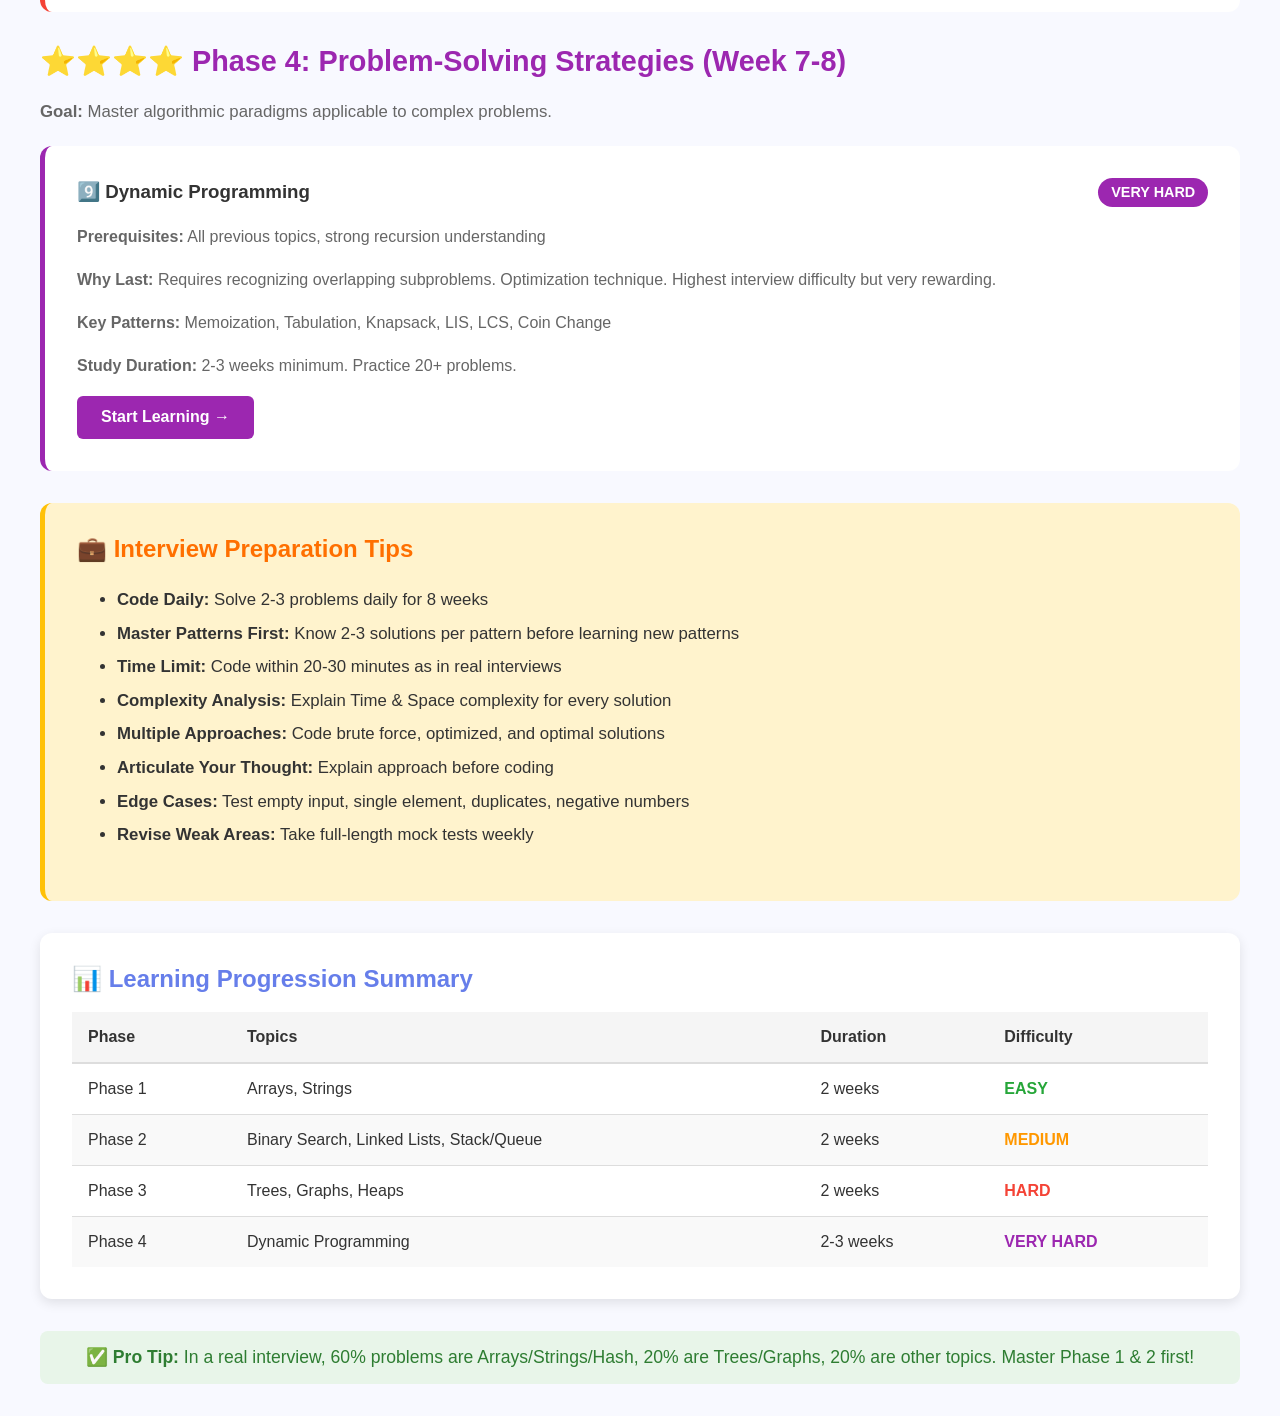
<file: learning-roadmap.html>
<!DOCTYPE html>
<html>

<head>
    <title>Structured Learning Roadmap</title>
</head>

<body style="margin: 0; padding: 0; background: #f8f9ff; font-family: Arial, sans-serif;">

    <nav style="background: #333; padding: 0; margin: 0; box-shadow: 0 2px 8px rgba(0,0,0,0.2);">
        <div style="max-width: 1200px; margin: 0 auto; padding: 0; display: flex; align-items: center;">
            <a href="index.html"
                style="color: white; text-decoration: none; padding: 1rem 1.5rem; font-weight: 600;">Home</a>
            <a href="roadmap.html" style="color: white; text-decoration: none; padding: 1rem 1.5rem;">Roadmap</a>
            <a href="topics.html" style="color: white; text-decoration: none; padding: 1rem 1.5rem;">📚 Topics &
                Concepts</a>
            <a href="learning-roadmap.html"
                style="color: white; text-decoration: none; padding: 1rem 1.5rem; border-bottom: 3px solid #667eea;">📖
                Learning Path</a>
            <a href="structured-roadmap.html" style="color: white; text-decoration: none; padding: 1rem 1.5rem;">📋
                Structured Prep</a>
            <a href="dashboard.html" style="color: white; text-decoration: none; padding: 1rem 1.5rem;">Dashboard</a>
        </div>
    </nav>

    <header
        style="background: linear-gradient(135deg, #667eea 0%, #764ba2 100%); color: white; padding: 3rem 2rem; text-align: center;">
        <h1 style="margin: 0; margin-bottom: 0.5rem;">🗺️ DSA Learning Roadmap</h1>
        <p style="margin: 0; font-size: 1.1rem;">Follow this structured path for interview success</p>
    </header>

    <div style="max-width: 1200px; margin: 0 auto; padding: 2rem;">

        <div
            style="background: white; padding: 2rem; border-radius: 12px; margin-bottom: 2rem; box-shadow: 0 4px 12px rgba(0,0,0,0.1);">
            <h2 style="color: #667eea; margin-top: 0;">📖 How to Use This Roadmap</h2>
            <p style="color: #555; line-height: 1.8;">Follow each phase sequentially. Complete all topics in a phase
                before moving to the next. Each topic builds on previous knowledge. Master Easy problems completely
                before attempting Medium.</p>
        </div>

        <!-- PHASE 1 -->
        <div style="margin-bottom: 2rem;">
            <h2 style="color: #26a639; font-size: 1.8rem; margin-bottom: 1.5rem;">⭐ Phase 1: Foundation (Week 1-2)</h2>
            <p style="color: #666; font-size: 1.05rem; margin-bottom: 1.5rem;"><strong>Goal:</strong> Build fundamental
                understanding. Master array manipulation and basic problem-solving patterns.</p>

            <div
                style="background: white; padding: 2rem; border-radius: 12px; border-left: 5px solid #26a639; margin-bottom: 1.5rem;">
                <div style="display: flex; justify-content: space-between; align-items: center; margin-bottom: 1rem;">
                    <h3 style="color: #333; margin: 0;">1️⃣ Arrays & Hashing</h3>
                    <span
                        style="background: #26a639; color: white; padding: 0.4rem 0.8rem; border-radius: 20px; font-weight: bold; font-size: 0.9rem;">EASY</span>
                </div>
                <p style="color: #666; line-height: 1.7; margin: 0 0 1rem 0;"><strong>Why First:</strong> Arrays are the
                    most fundamental. You'll use them everywhere. Learn indexing, iteration, and basic manipulation.</p>
                <p style="color: #666; line-height: 1.7; margin: 0 0 1rem 0;"><strong>Key Patterns:</strong> Traversal,
                    Two Pointers, Prefix Sum, Frequency Counting</p>
                <p style="color: #666; line-height: 1.7; margin: 0 0 1rem 0;"><strong>Problems to Solve:</strong> Two
                    Sum, Contains Duplicate, Best Time to Buy & Sell Stock, Product of Array Except Self</p>
                <a href="structured-roadmap.html"
                    style="display: inline-block; background: #26a639; color: white; padding: 0.8rem 1.5rem; border-radius: 6px; text-decoration: none; font-weight: 600;">Start
                    Learning →</a>
            </div>

            <div
                style="background: white; padding: 2rem; border-radius: 12px; border-left: 5px solid #26a639; margin-bottom: 1.5rem;">
                <div style="display: flex; justify-content: space-between; align-items: center; margin-bottom: 1rem;">
                    <h3 style="color: #333; margin: 0;">2️⃣ Strings</h3>
                    <span
                        style="background: #26a639; color: white; padding: 0.4rem 0.8rem; border-radius: 20px; font-weight: bold; font-size: 0.9rem;">EASY</span>
                </div>
                <p style="color: #666; line-height: 1.7; margin: 0 0 1rem 0;"><strong>Why Second:</strong> Similar to
                    arrays, strings teach character counting and two-pointer validation. Foundation for advanced
                    patterns.</p>
                <p style="color: #666; line-height: 1.7; margin: 0 0 1rem 0;"><strong>Key Patterns:</strong> Character
                    Frequency, Sliding Window, Two Pointers, Pattern Matching</p>
                <p style="color: #666; line-height: 1.7; margin: 0 0 1rem 0;"><strong>Problems to Solve:</strong> Valid
                    Anagram, Palindrome Check, Longest Substring Without Repeating Chars</p>
                <a href="structured-roadmap.html"
                    style="display: inline-block; background: #26a639; color: white; padding: 0.8rem 1.5rem; border-radius: 6px; text-decoration: none; font-weight: 600;">Start
                    Learning →</a>
            </div>
        </div>

        <!-- PHASE 2 -->
        <div style="margin-bottom: 2rem;">
            <h2 style="color: #ff9800; font-size: 1.8rem; margin-bottom: 1.5rem;">⭐⭐ Phase 2: Core Techniques (Week 3-4)
            </h2>
            <p style="color: #666; font-size: 1.05rem; margin-bottom: 1.5rem;"><strong>Goal:</strong> Learn powerful
                search & traversal techniques applicable to many problems.</p>

            <div
                style="background: white; padding: 2rem; border-radius: 12px; border-left: 5px solid #ff9800; margin-bottom: 1.5rem;">
                <div style="display: flex; justify-content: space-between; align-items: center; margin-bottom: 1rem;">
                    <h3 style="color: #333; margin: 0;">3️⃣ Binary Search</h3>
                    <span
                        style="background: #ff9800; color: white; padding: 0.4rem 0.8rem; border-radius: 20px; font-weight: bold; font-size: 0.9rem;">MEDIUM</span>
                </div>
                <p style="color: #666; line-height: 1.7; margin: 0 0 1rem 0;"><strong>Prerequisite:</strong> Arrays</p>
                <p style="color: #666; line-height: 1.7; margin: 0 0 1rem 0;"><strong>Why Third:</strong> Reduces O(n) →
                    O(log n). Essential optimization. Used for sorted arrays, finding boundaries, answer-space search.
                </p>
                <p style="color: #666; line-height: 1.7; margin: 0 0 1rem 0;"><strong>Key Patterns:</strong> Standard
                    Search, Boundary Search, Rotated Array, Peak Finding</p>
                <a href="structured-roadmap.html"
                    style="display: inline-block; background: #ff9800; color: white; padding: 0.8rem 1.5rem; border-radius: 6px; text-decoration: none; font-weight: 600;">Start
                    Learning →</a>
            </div>

            <div
                style="background: white; padding: 2rem; border-radius: 12px; border-left: 5px solid #ff9800; margin-bottom: 1.5rem;">
                <div style="display: flex; justify-content: space-between; align-items: center; margin-bottom: 1rem;">
                    <h3 style="color: #333; margin: 0;">4️⃣ Linked Lists</h3>
                    <span
                        style="background: #ff9800; color: white; padding: 0.4rem 0.8rem; border-radius: 20px; font-weight: bold; font-size: 0.9rem;">MEDIUM</span>
                </div>
                <p style="color: #666; line-height: 1.7; margin: 0 0 1rem 0;"><strong>Prerequisite:</strong> Arrays
                    (pointer concepts)</p>
                <p style="color: #666; line-height: 1.7; margin: 0 0 1rem 0;"><strong>Why Fourth:</strong> Different
                    memory model than arrays. Introduces pointer manipulation, cycle detection, two-pointer technique on
                    non-random-access data.</p>
                <p style="color: #666; line-height: 1.7; margin: 0 0 1rem 0;"><strong>Key Patterns:</strong> Two
                    Pointers (slow/fast), Dummy Node, Reversal, Merge</p>
                <a href="structured-roadmap.html"
                    style="display: inline-block; background: #ff9800; color: white; padding: 0.8rem 1.5rem; border-radius: 6px; text-decoration: none; font-weight: 600;">Start
                    Learning →</a>
            </div>

            <div
                style="background: white; padding: 2rem; border-radius: 12px; border-left: 5px solid #ff9800; margin-bottom: 1.5rem;">
                <div style="display: flex; justify-content: space-between; align-items: center; margin-bottom: 1rem;">
                    <h3 style="color: #333; margin: 0;">5️⃣ Stack & Queue</h3>
                    <span
                        style="background: #ff9800; color: white; padding: 0.4rem 0.8rem; border-radius: 20px; font-weight: bold; font-size: 0.9rem;">MEDIUM</span>
                </div>
                <p style="color: #666; line-height: 1.7; margin: 0 0 1rem 0;"><strong>Prerequisite:</strong> Linked
                    Lists (good to know)</p>
                <p style="color: #666; line-height: 1.7; margin: 0 0 1rem 0;"><strong>Why Fifth:</strong> Powers DFS/BFS
                    traversals. Essential for expression evaluation, monotonic patterns, level-order traversals.</p>
                <p style="color: #666; line-height: 1.7; margin: 0 0 1rem 0;"><strong>Key Patterns:</strong> Validation,
                    Monotonic Stack, Expression Evaluation, BFS/DFS</p>
                <a href="structured-roadmap.html"
                    style="display: inline-block; background: #ff9800; color: white; padding: 0.8rem 1.5rem; border-radius: 6px; text-decoration: none; font-weight: 600;">Start
                    Learning →</a>
            </div>
        </div>

        <!-- PHASE 3 -->
        <div style="margin-bottom: 2rem;">
            <h2 style="color: #f44336; font-size: 1.8rem; margin-bottom: 1.5rem;">⭐⭐⭐ Phase 3: Advanced Structures (Week
                5-6)</h2>
            <p style="color: #666; font-size: 1.05rem; margin-bottom: 1.5rem;"><strong>Goal:</strong> Master complex
                data structures and graph algorithms.</p>

            <div
                style="background: white; padding: 2rem; border-radius: 12px; border-left: 5px solid #f44336; margin-bottom: 1.5rem;">
                <div style="display: flex; justify-content: space-between; align-items: center; margin-bottom: 1rem;">
                    <h3 style="color: #333; margin: 0;">6️⃣ Trees</h3>
                    <span
                        style="background: #f44336; color: white; padding: 0.4rem 0.8rem; border-radius: 20px; font-weight: bold; font-size: 0.9rem;">HARD</span>
                </div>
                <p style="color: #666; line-height: 1.7; margin: 0 0 1rem 0;"><strong>Prerequisites:</strong>
                    Stack/Queue, Linked Lists</p>
                <p style="color: #666; line-height: 1.7; margin: 0 0 1rem 0;"><strong>Why Sixth:</strong> Hierarchical
                    data. Requires recursion mastery. Teaches DFS, traversals, path problems. High interview frequency.
                </p>
                <p style="color: #666; line-height: 1.7; margin: 0 0 1rem 0;"><strong>Key Patterns:</strong> Traversals
                    (Inorder/Preorder/Postorder), Level-Order, Path Sum, LCA, Serialize/Deserialize</p>
                <a href="structured-roadmap.html"
                    style="display: inline-block; background: #f44336; color: white; padding: 0.8rem 1.5rem; border-radius: 6px; text-decoration: none; font-weight: 600;">Start
                    Learning →</a>
            </div>

            <div
                style="background: white; padding: 2rem; border-radius: 12px; border-left: 5px solid #f44336; margin-bottom: 1.5rem;">
                <div style="display: flex; justify-content: space-between; align-items: center; margin-bottom: 1rem;">
                    <h3 style="color: #333; margin: 0;">7️⃣ Graphs</h3>
                    <span
                        style="background: #f44336; color: white; padding: 0.4rem 0.8rem; border-radius: 20px; font-weight: bold; font-size: 0.9rem;">HARD</span>
                </div>
                <p style="color: #666; line-height: 1.7; margin: 0 0 1rem 0;"><strong>Prerequisites:</strong> Trees,
                    Stack/Queue, Arrays</p>
                <p style="color: #666; line-height: 1.7; margin: 0 0 1rem 0;"><strong>Why Seventh:</strong> Extension of
                    trees. DFS/BFS, shortest paths, topological sort, cycle detection. Most complex but powerful.</p>
                <p style="color: #666; line-height: 1.7; margin: 0 0 1rem 0;"><strong>Key Patterns:</strong> DFS, BFS,
                    Dijkstra, Topological Sort, Union-Find, Connected Components</p>
                <a href="structured-roadmap.html"
                    style="display: inline-block; background: #f44336; color: white; padding: 0.8rem 1.5rem; border-radius: 6px; text-decoration: none; font-weight: 600;">Start
                    Learning →</a>
            </div>

            <div
                style="background: white; padding: 2rem; border-radius: 12px; border-left: 5px solid #f44336; margin-bottom: 1.5rem;">
                <div style="display: flex; justify-content: space-between; align-items: center; margin-bottom: 1rem;">
                    <h3 style="color: #333; margin: 0;">8️⃣ Heaps / Priority Queue</h3>
                    <span
                        style="background: #f44336; color: white; padding: 0.4rem 0.8rem; border-radius: 20px; font-weight: bold; font-size: 0.9rem;">HARD</span>
                </div>
                <p style="color: #666; line-height: 1.7; margin: 0 0 1rem 0;"><strong>Prerequisites:</strong> Trees,
                    Arrays</p>
                <p style="color: #666; line-height: 1.7; margin: 0 0 1rem 0;"><strong>Why Eighth:</strong> Efficient
                    min/max extraction. Solves top-k problems, median finding, Dijkstra's algorithm.</p>
                <p style="color: #666; line-height: 1.7; margin: 0 0 1rem 0;"><strong>Key Patterns:</strong> Kth
                    Largest, Median of Stream, Top-K Frequent, Merge K Sorted Lists</p>
                <a href="structured-roadmap.html"
                    style="display: inline-block; background: #f44336; color: white; padding: 0.8rem 1.5rem; border-radius: 6px; text-decoration: none; font-weight: 600;">Start
                    Learning →</a>
            </div>
        </div>

        <!-- PHASE 4 -->
        <div style="margin-bottom: 2rem;">
            <h2 style="color: #9c27b0; font-size: 1.8rem; margin-bottom: 1.5rem;">⭐⭐⭐⭐ Phase 4: Problem-Solving
                Strategies (Week 7-8)</h2>
            <p style="color: #666; font-size: 1.05rem; margin-bottom: 1.5rem;"><strong>Goal:</strong> Master algorithmic
                paradigms applicable to complex problems.</p>

            <div
                style="background: white; padding: 2rem; border-radius: 12px; border-left: 5px solid #9c27b0; margin-bottom: 1.5rem;">
                <div style="display: flex; justify-content: space-between; align-items: center; margin-bottom: 1rem;">
                    <h3 style="color: #333; margin: 0;">9️⃣ Dynamic Programming</h3>
                    <span
                        style="background: #9c27b0; color: white; padding: 0.4rem 0.8rem; border-radius: 20px; font-weight: bold; font-size: 0.9rem;">VERY
                        HARD</span>
                </div>
                <p style="color: #666; line-height: 1.7; margin: 0 0 1rem 0;"><strong>Prerequisites:</strong> All
                    previous topics, strong recursion understanding</p>
                <p style="color: #666; line-height: 1.7; margin: 0 0 1rem 0;"><strong>Why Last:</strong> Requires
                    recognizing overlapping subproblems. Optimization technique. Highest interview difficulty but very
                    rewarding.</p>
                <p style="color: #666; line-height: 1.7; margin: 0 0 1rem 0;"><strong>Key Patterns:</strong>
                    Memoization, Tabulation, Knapsack, LIS, LCS, Coin Change</p>
                <p style="color: #666; line-height: 1.7; margin: 0 0 1rem 0;"><strong>Study Duration:</strong> 2-3 weeks
                    minimum. Practice 20+ problems.</p>
                <a href="structured-roadmap.html"
                    style="display: inline-block; background: #9c27b0; color: white; padding: 0.8rem 1.5rem; border-radius: 6px; text-decoration: none; font-weight: 600;">Start
                    Learning →</a>
            </div>
        </div>

        <!-- INTERVIEW PREP -->
        <div
            style="background: #fff3cd; padding: 2rem; border-radius: 12px; border-left: 5px solid #ffc107; margin-bottom: 2rem;">
            <h2 style="color: #ff6f00; margin-top: 0;">💼 Interview Preparation Tips</h2>
            <ul style="color: #333; line-height: 2; font-size: 1.05rem;">
                <li><strong>Code Daily:</strong> Solve 2-3 problems daily for 8 weeks</li>
                <li><strong>Master Patterns First:</strong> Know 2-3 solutions per pattern before learning new patterns
                </li>
                <li><strong>Time Limit:</strong> Code within 20-30 minutes as in real interviews</li>
                <li><strong>Complexity Analysis:</strong> Explain Time & Space complexity for every solution</li>
                <li><strong>Multiple Approaches:</strong> Code brute force, optimized, and optimal solutions</li>
                <li><strong>Articulate Your Thought:</strong> Explain approach before coding</li>
                <li><strong>Edge Cases:</strong> Test empty input, single element, duplicates, negative numbers</li>
                <li><strong>Revise Weak Areas:</strong> Take full-length mock tests weekly</li>
            </ul>
        </div>

        <!-- PROGRESSION SUMMARY -->
        <div style="background: white; padding: 2rem; border-radius: 12px; box-shadow: 0 4px 12px rgba(0,0,0,0.1);">
            <h2 style="color: #667eea; margin-top: 0;">📊 Learning Progression Summary</h2>
            <table style="width: 100%; border-collapse: collapse; color: #333;">
                <tr style="background: #f5f5f5;">
                    <th style="padding: 1rem; text-align: left; border-bottom: 2px solid #ddd;"><strong>Phase</strong>
                    </th>
                    <th style="padding: 1rem; text-align: left; border-bottom: 2px solid #ddd;"><strong>Topics</strong>
                    </th>
                    <th style="padding: 1rem; text-align: left; border-bottom: 2px solid #ddd;">
                        <strong>Duration</strong>
                    </th>
                    <th style="padding: 1rem; text-align: left; border-bottom: 2px solid #ddd;">
                        <strong>Difficulty</strong>
                    </th>
                </tr>
                <tr>
                    <td style="padding: 1rem; border-bottom: 1px solid #ddd;">Phase 1</td>
                    <td style="padding: 1rem; border-bottom: 1px solid #ddd;">Arrays, Strings</td>
                    <td style="padding: 1rem; border-bottom: 1px solid #ddd;">2 weeks</td>
                    <td style="padding: 1rem; border-bottom: 1px solid #ddd;"><span
                            style="color: #26a639; font-weight: bold;">EASY</span></td>
                </tr>
                <tr style="background: #f9f9f9;">
                    <td style="padding: 1rem; border-bottom: 1px solid #ddd;">Phase 2</td>
                    <td style="padding: 1rem; border-bottom: 1px solid #ddd;">Binary Search, Linked Lists, Stack/Queue
                    </td>
                    <td style="padding: 1rem; border-bottom: 1px solid #ddd;">2 weeks</td>
                    <td style="padding: 1rem; border-bottom: 1px solid #ddd;"><span
                            style="color: #ff9800; font-weight: bold;">MEDIUM</span></td>
                </tr>
                <tr>
                    <td style="padding: 1rem; border-bottom: 1px solid #ddd;">Phase 3</td>
                    <td style="padding: 1rem; border-bottom: 1px solid #ddd;">Trees, Graphs, Heaps</td>
                    <td style="padding: 1rem; border-bottom: 1px solid #ddd;">2 weeks</td>
                    <td style="padding: 1rem; border-bottom: 1px solid #ddd;"><span
                            style="color: #f44336; font-weight: bold;">HARD</span></td>
                </tr>
                <tr style="background: #f9f9f9;">
                    <td style="padding: 1rem;">Phase 4</td>
                    <td style="padding: 1rem;">Dynamic Programming</td>
                    <td style="padding: 1rem;">2-3 weeks</td>
                    <td style="padding: 1rem;"><span style="color: #9c27b0; font-weight: bold;">VERY HARD</span></td>
                </tr>
            </table>
        </div>

        <div style="margin-top: 2rem; padding: 1rem; background: #e8f5e9; border-radius: 8px; text-align: center;">
            <p style="color: #2e7d32; font-size: 1.1rem; margin: 0;"><strong>✅ Pro Tip:</strong> In a real interview,
                60% problems are Arrays/Strings/Hash, 20% are Trees/Graphs, 20% are other topics. Master Phase 1 & 2
                first!</p>
        </div>

    </div>

</body>

</html>
</file>
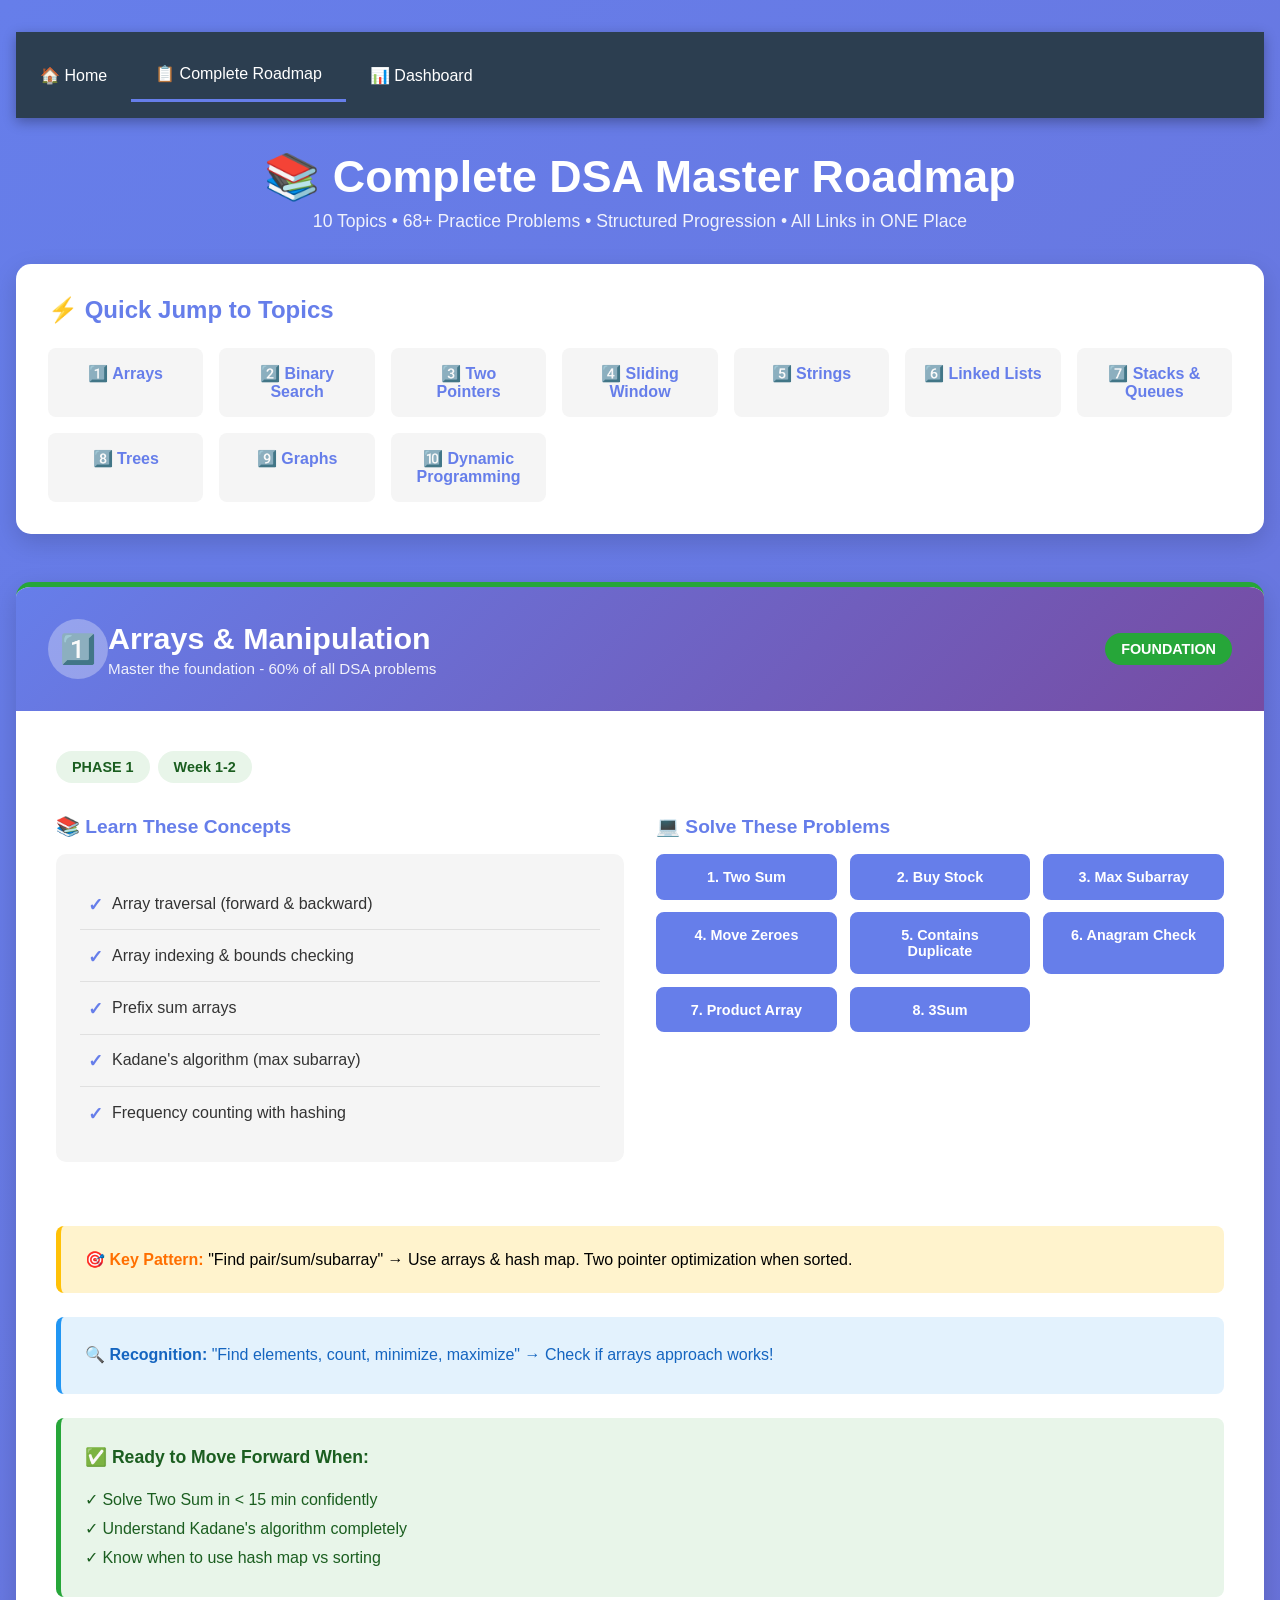
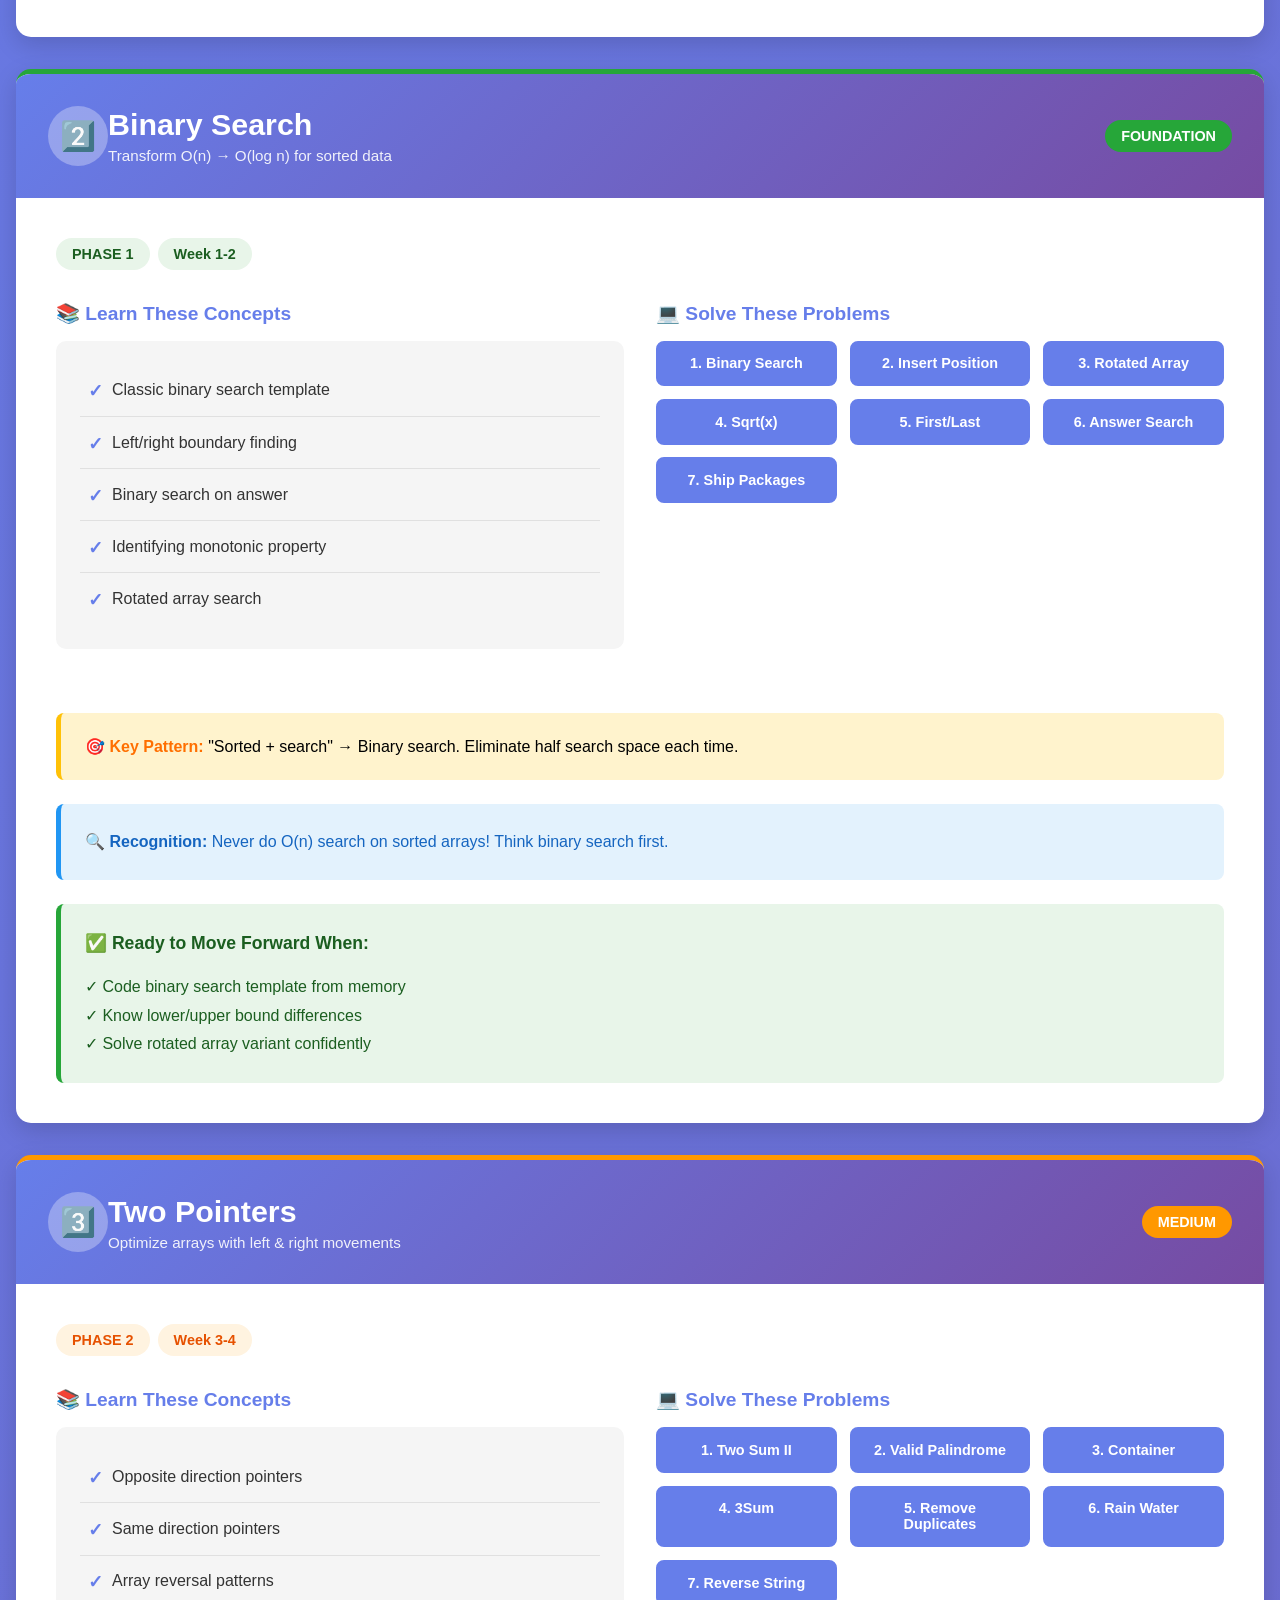
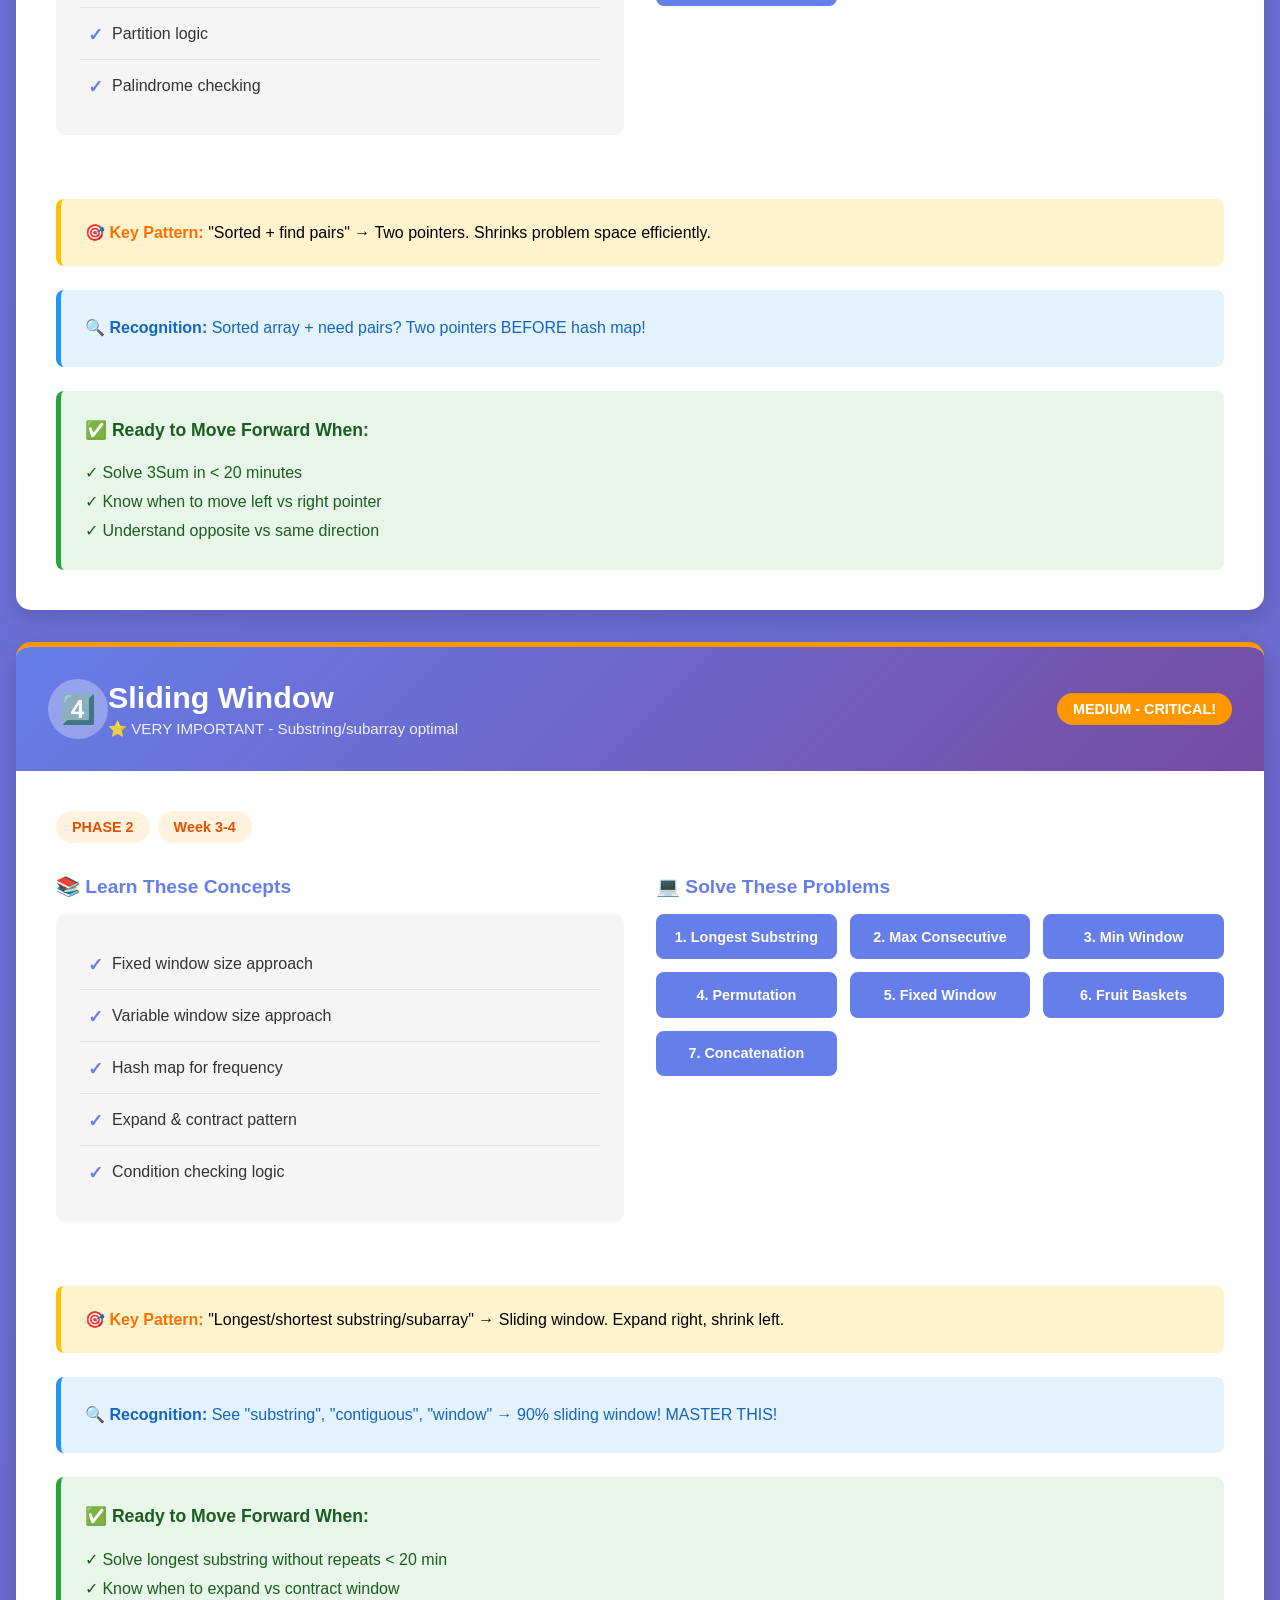
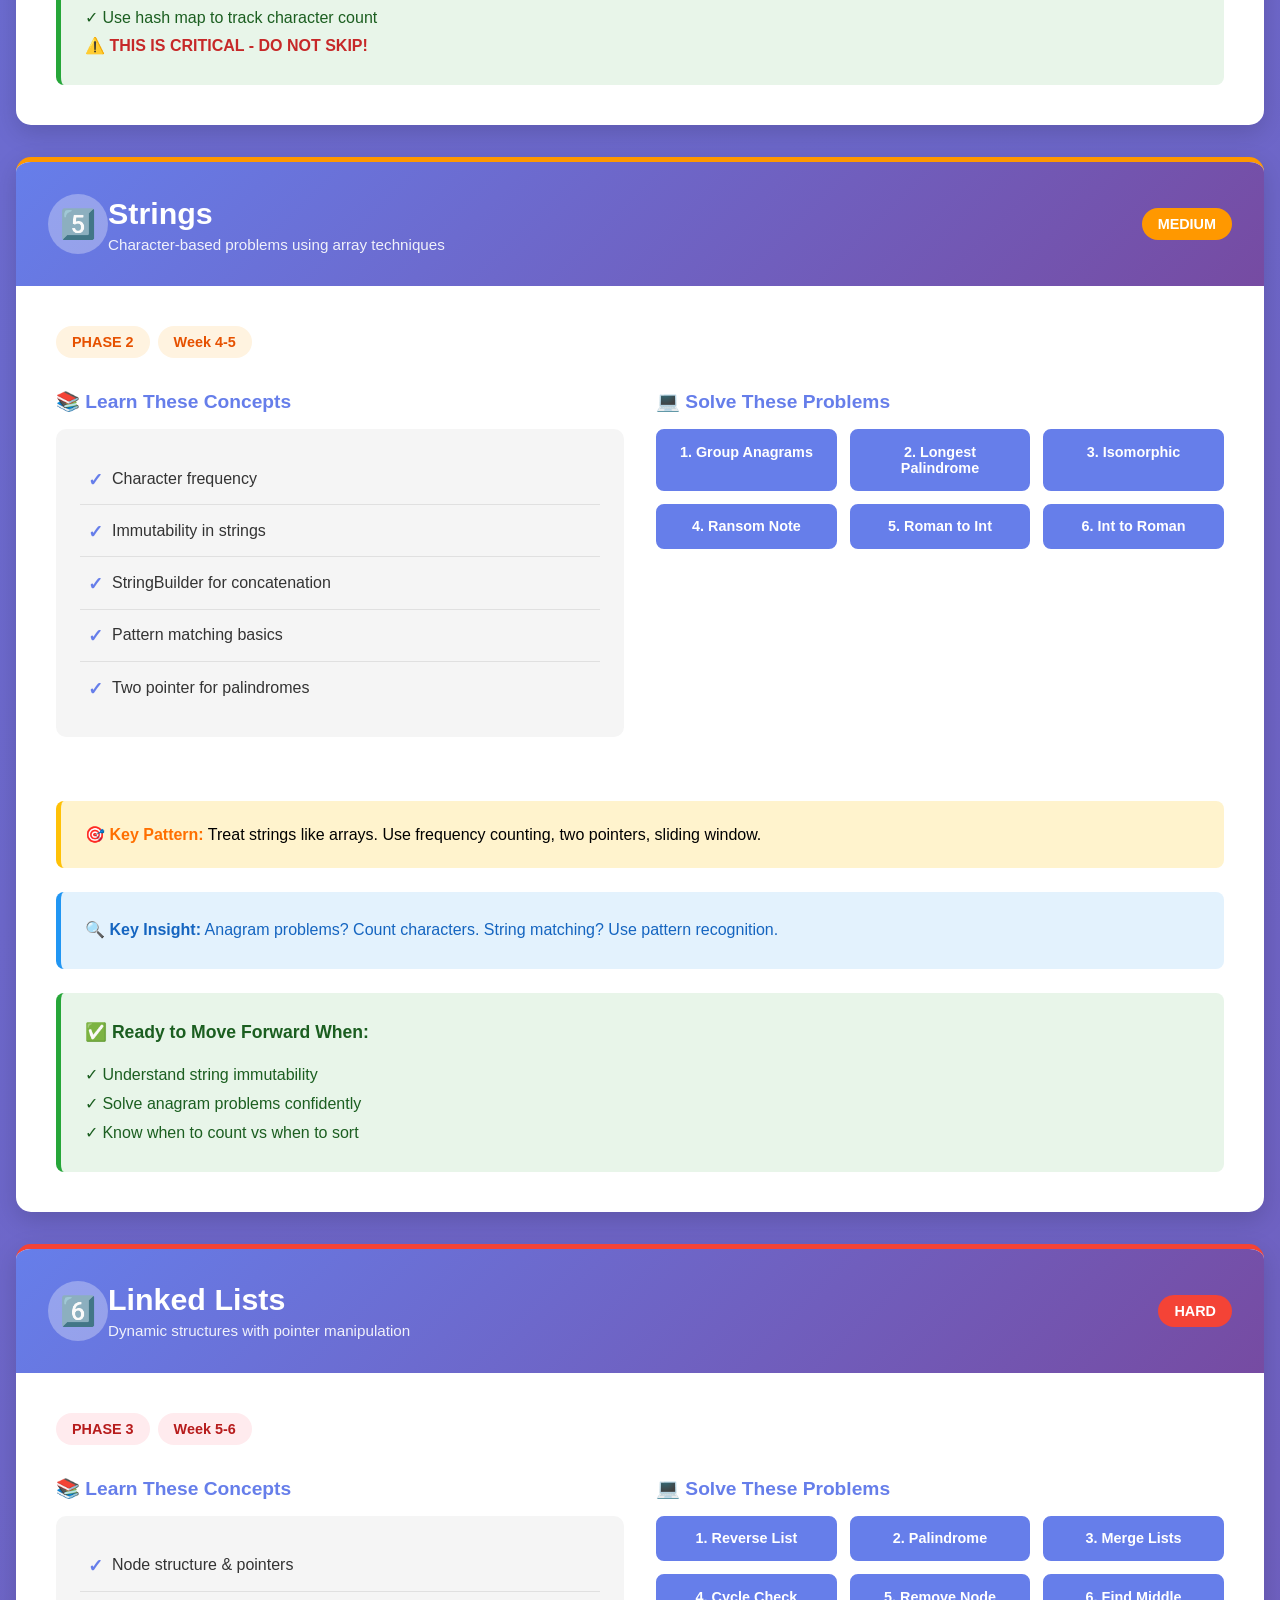
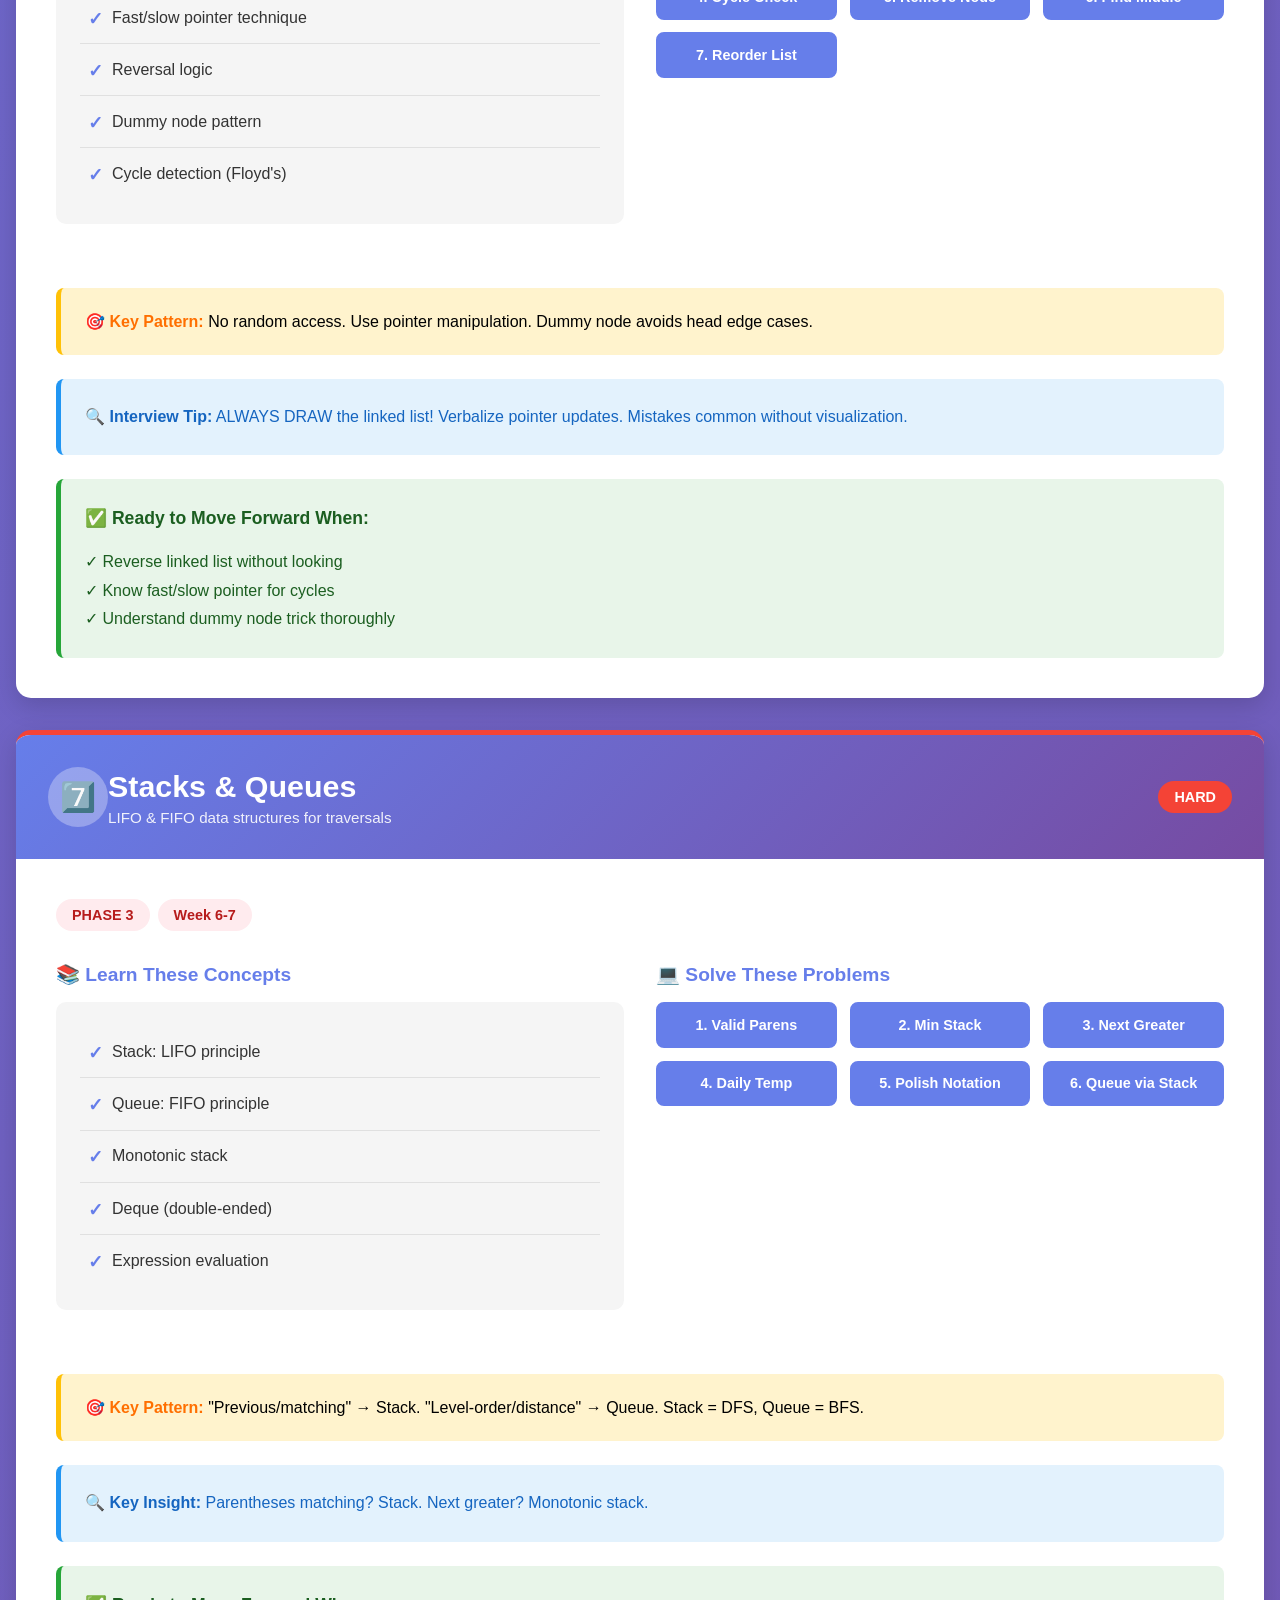
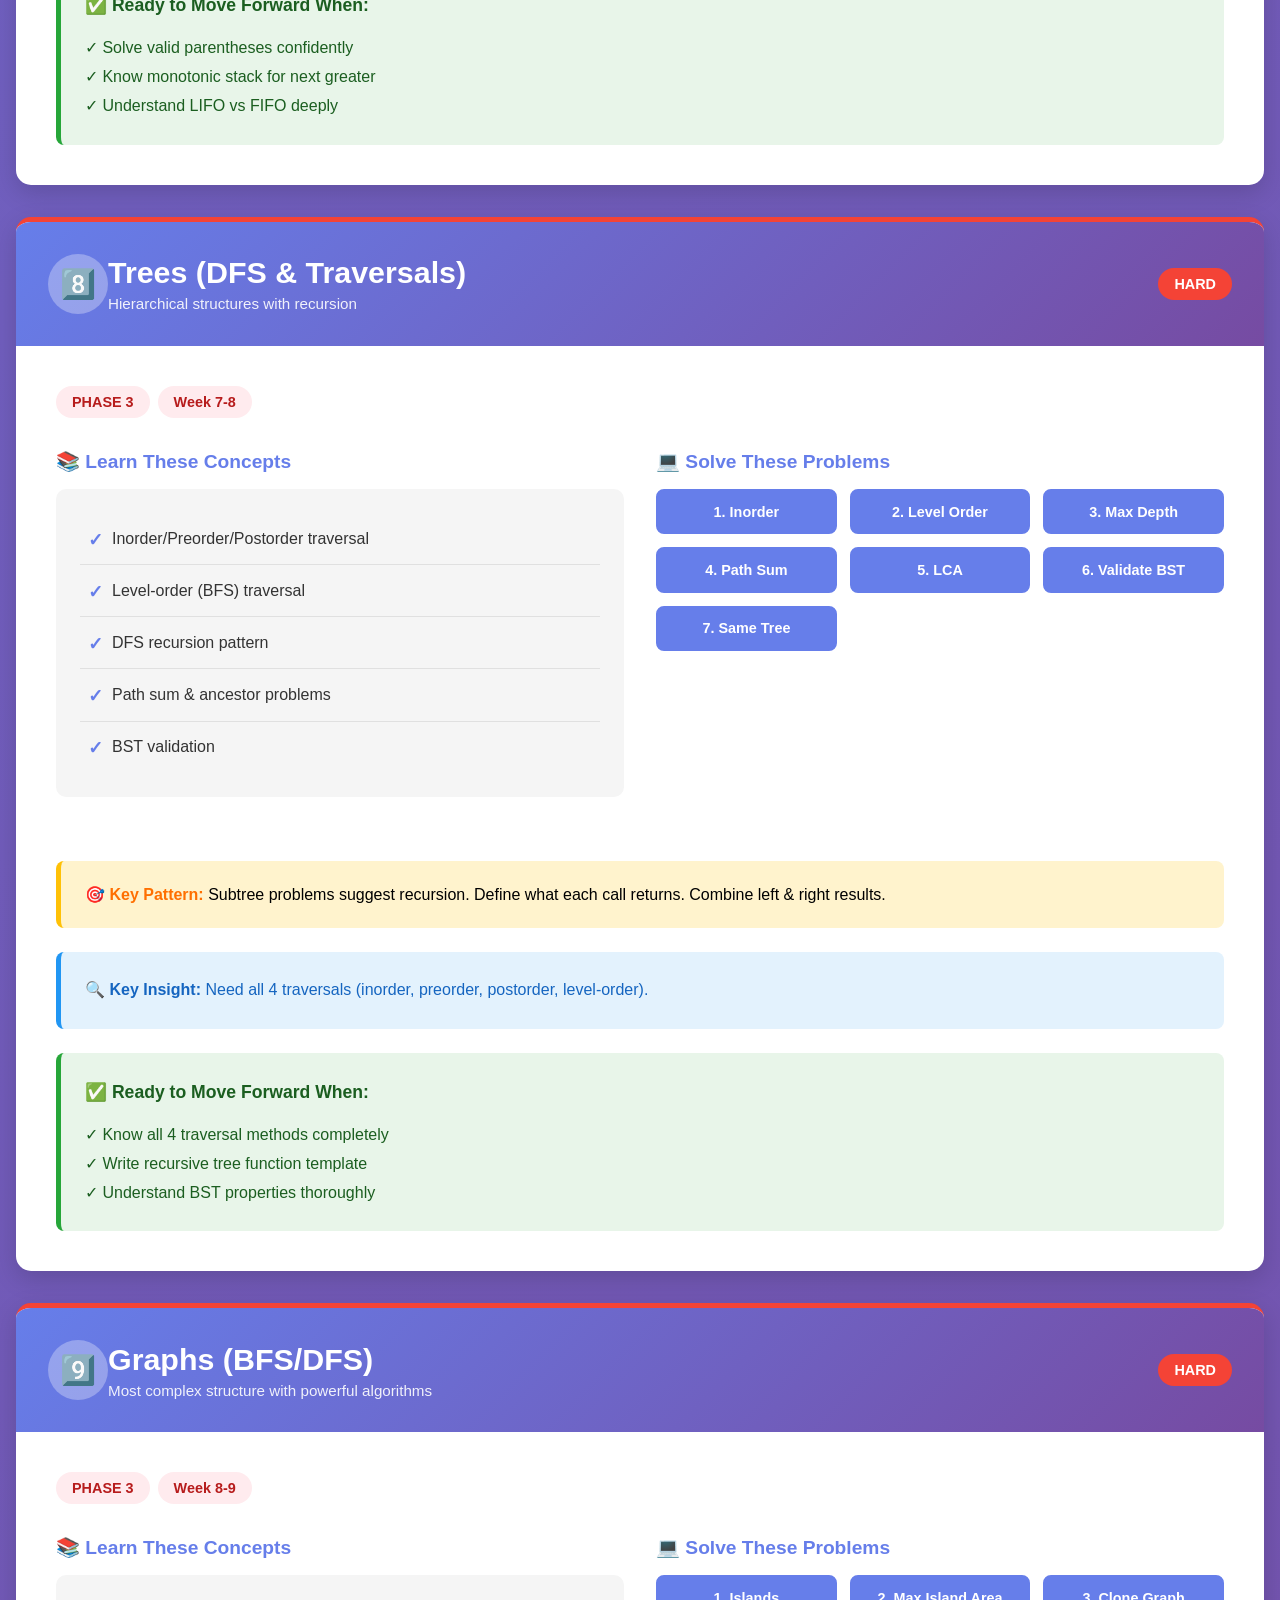
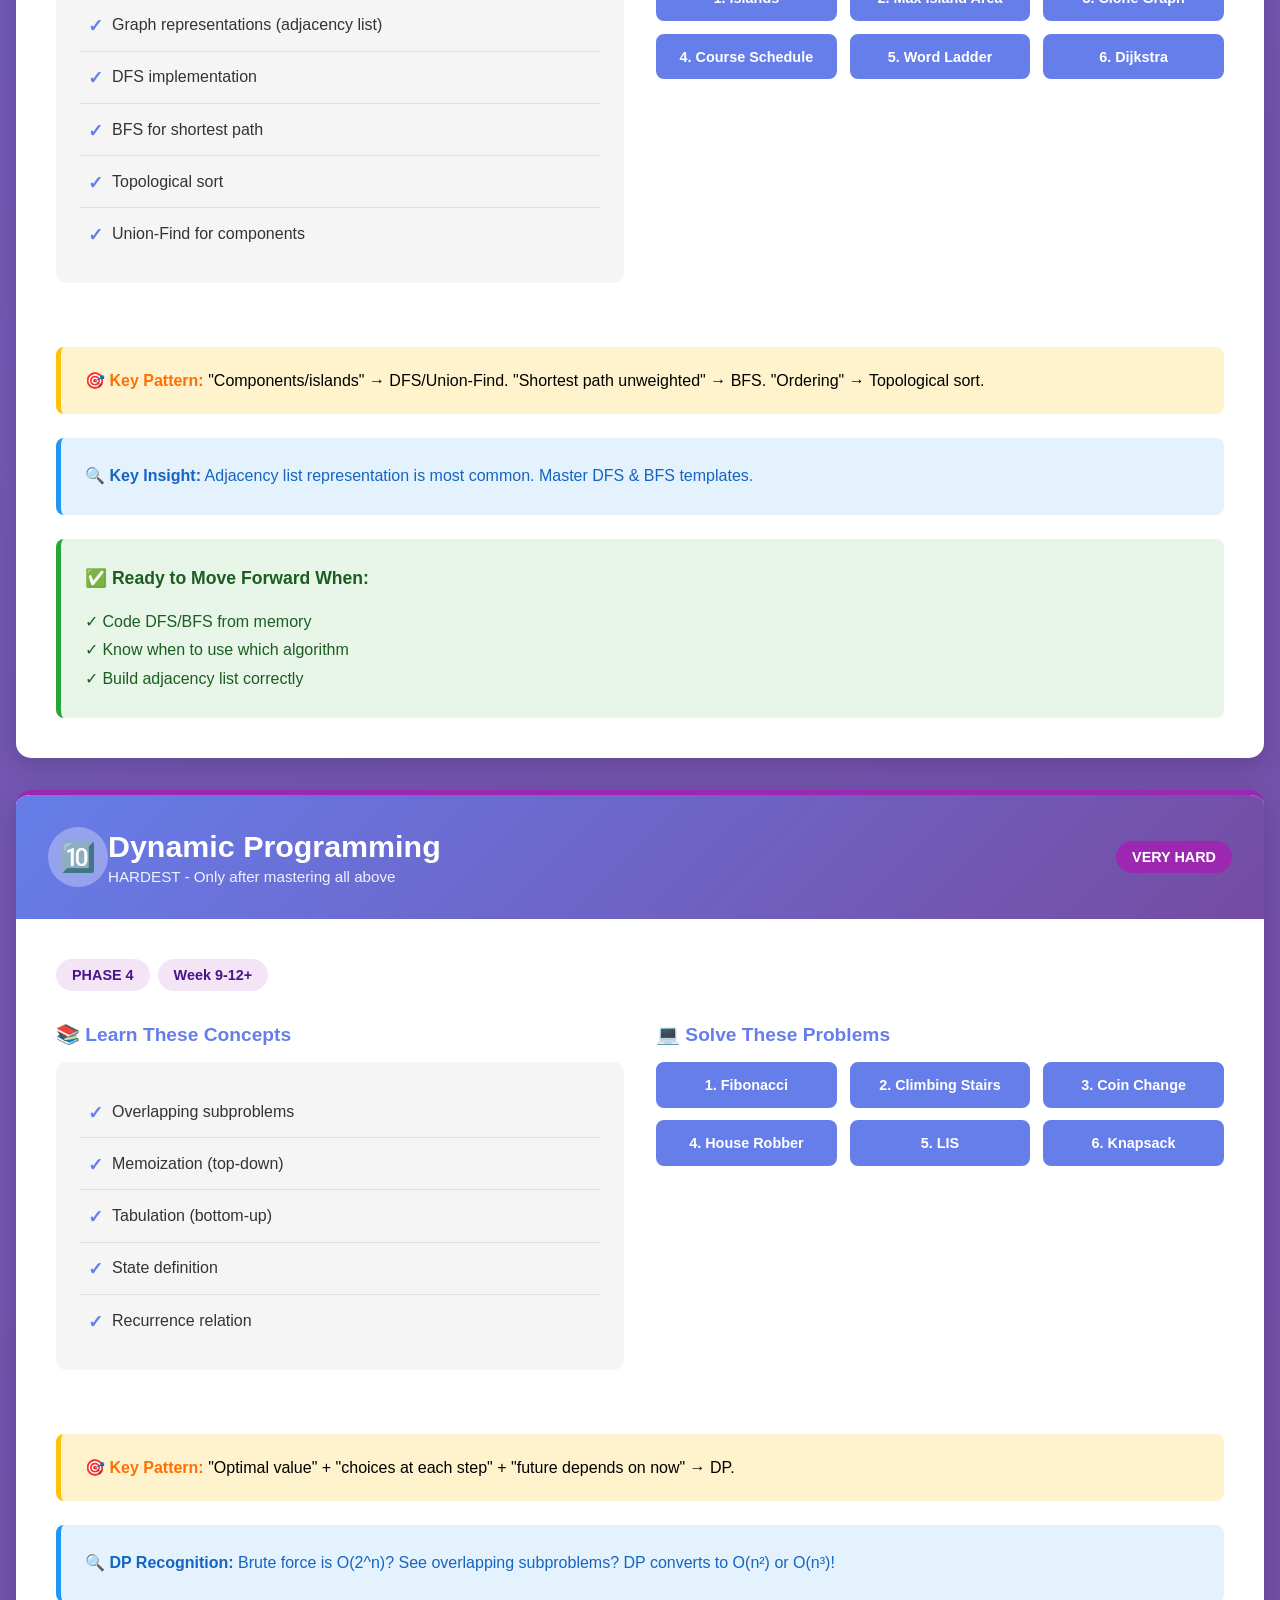
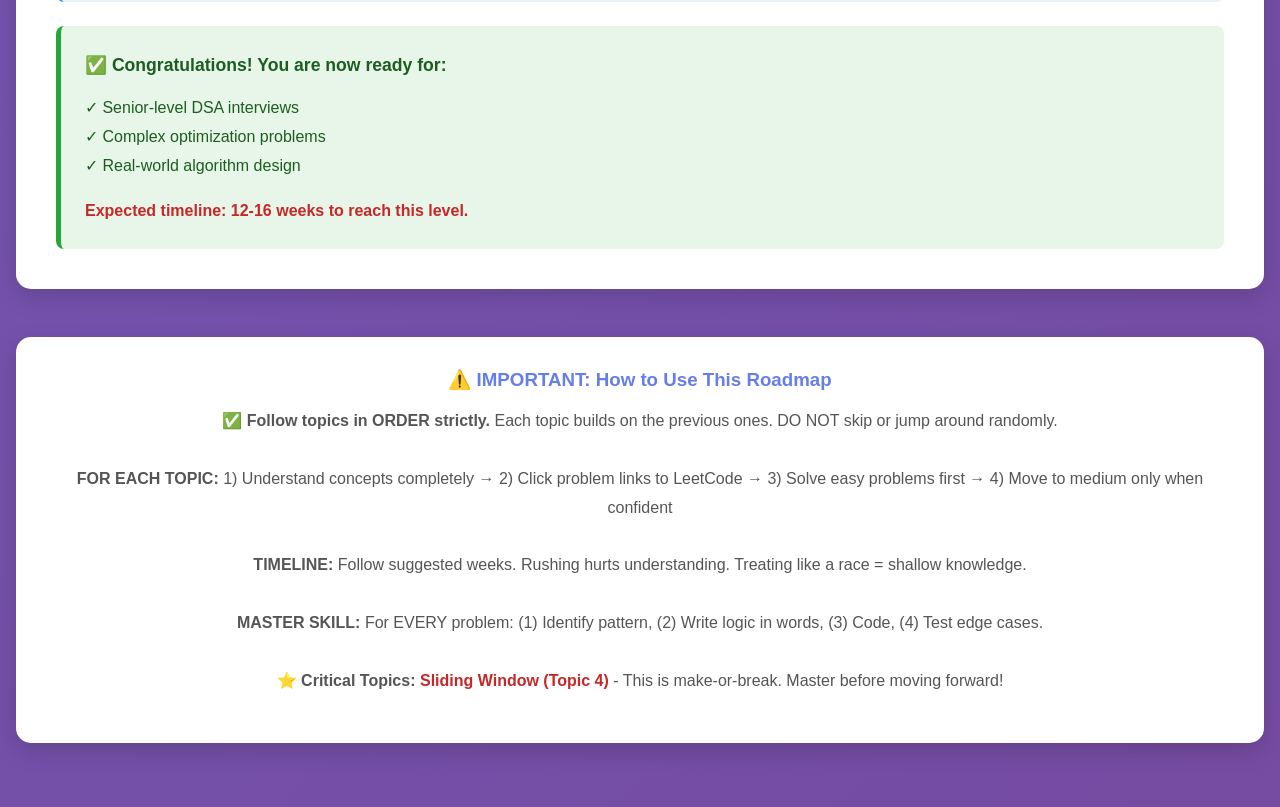
<file: master-roadmap.html>
<!DOCTYPE html>
<html>

<head>
    <title>Complete DSA Master Roadmap - All Topics & Problems</title>
    <style>
        * {
            margin: 0;
            padding: 0;
            box-sizing: border-box;
        }

        body {
            font-family: 'Segoe UI', Arial, sans-serif;
            background: linear-gradient(135deg, #667eea 0%, #764ba2 100%);
            min-height: 100vh;
            padding: 2rem 1rem;
        }

        .nav {
            background: #2c3e50;
            padding: 1rem 0;
            box-shadow: 0 4px 12px rgba(0, 0, 0, 0.3);
            margin-bottom: 2rem;
            position: sticky;
            top: 0;
            z-index: 100;
        }

        .nav div {
            max-width: 1400px;
            margin: 0 auto;
            display: flex;
            align-items: center;
            flex-wrap: wrap;
        }

        .nav a {
            color: white;
            text-decoration: none;
            padding: 1rem 1.5rem;
            font-weight: 500;
            transition: 0.3s;
            white-space: nowrap;
        }

        .nav a:hover {
            background: #667eea;
        }

        .nav .active {
            border-bottom: 3px solid #667eea;
        }

        .header {
            max-width: 1400px;
            margin: 0 auto 2rem;
            text-align: center;
            color: white;
        }

        .header h1 {
            font-size: 2.8rem;
            margin-bottom: 0.5rem;
        }

        .header p {
            font-size: 1.1rem;
            opacity: 0.9;
        }

        .container {
            max-width: 1300px;
            margin: 0 auto;
        }

        .toc {
            background: white;
            padding: 2rem;
            border-radius: 15px;
            margin-bottom: 3rem;
            box-shadow: 0 8px 25px rgba(0, 0, 0, 0.15);
        }

        .toc h2 {
            color: #667eea;
            margin-bottom: 1.5rem;
        }

        .toc-grid {
            display: grid;
            grid-template-columns: repeat(auto-fit, minmax(150px, 1fr));
            gap: 1rem;
        }

        .toc-link {
            background: #f5f5f5;
            padding: 1rem;
            border-radius: 8px;
            text-align: center;
            text-decoration: none;
            color: #667eea;
            font-weight: 600;
            transition: 0.3s;
            cursor: pointer;
        }

        .toc-link:hover {
            background: #667eea;
            color: white;
        }

        .topic-item {
            background: white;
            margin-bottom: 2rem;
            border-radius: 15px;
            box-shadow: 0 8px 25px rgba(0, 0, 0, 0.15);
            overflow: hidden;
            transition: transform 0.3s, box-shadow 0.3s;
            border-top: 5px solid;
            scroll-margin-top: 100px;
        }

        .phase-1 {
            border-top-color: #26a639;
        }

        .phase-2 {
            border-top-color: #ff9800;
        }

        .phase-3 {
            border-top-color: #f44336;
        }

        .phase-4 {
            border-top-color: #9c27b0;
        }

        .topic-item:hover {
            transform: translateY(-3px);
            box-shadow: 0 12px 35px rgba(0, 0, 0, 0.2);
        }

        .topic-header {
            background: linear-gradient(135deg, #667eea 0%, #764ba2 100%);
            color: white;
            padding: 2rem;
            display: flex;
            justify-content: space-between;
            align-items: center;
            flex-wrap: wrap;
            gap: 1rem;
        }

        .topic-number {
            background: rgba(255, 255, 255, 0.3);
            width: 60px;
            height: 60px;
            border-radius: 50%;
            display: flex;
            align-items: center;
            justify-content: center;
            font-size: 1.8rem;
            font-weight: bold;
            flex-shrink: 0;
        }

        .topic-title-section h2 {
            font-size: 1.9rem;
            margin-bottom: 0.3rem;
        }

        .topic-title-section p {
            font-size: 0.95rem;
            opacity: 0.9;
        }

        .difficulty {
            background: rgba(255, 255, 255, 0.2);
            color: white;
            padding: 0.5rem 1rem;
            border-radius: 20px;
            font-weight: 600;
            font-size: 0.9rem;
        }

        .topic-content {
            padding: 2.5rem;
        }

        .content-grid {
            display: grid;
            grid-template-columns: 1fr 1fr;
            gap: 2rem;
            margin-bottom: 2rem;
        }

        @media(max-width: 900px) {
            .content-grid {
                grid-template-columns: 1fr;
            }
        }

        .section {
            margin-bottom: 2rem;
        }

        .section h3 {
            color: #667eea;
            font-size: 1.2rem;
            margin-bottom: 1rem;
            display: flex;
            align-items: center;
            gap: 0.8rem;
        }

        .concept-list {
            list-style: none;
            background: #f5f5f5;
            padding: 1.5rem;
            border-radius: 10px;
        }

        .concept-list li {
            padding: 0.8rem 0 0.8rem 2rem;
            position: relative;
            color: #333;
            line-height: 1.6;
            border-bottom: 1px solid #e0e0e0;
        }

        .concept-list li:last-child {
            border-bottom: none;
        }

        .concept-list li:before {
            content: "✓";
            color: #667eea;
            font-weight: bold;
            position: absolute;
            left: 0.5rem;
            font-size: 1.1rem;
        }

        .problem-grid {
            display: grid;
            grid-template-columns: repeat(auto-fit, minmax(140px, 1fr));
            gap: 0.8rem;
        }

        .problem-btn {
            display: inline-block;
            text-align: center;
            background: #667eea;
            color: white;
            padding: 0.8rem 1rem;
            border-radius: 8px;
            text-decoration: none;
            font-weight: 600;
            transition: 0.3s;
            font-size: 0.9rem;
            word-break: break-word;
            border: 2px solid #667eea;
        }

        .problem-btn:hover {
            background: #764ba2;
            border-color: #764ba2;
            transform: translateY(-2px);
        }

        .key-pattern {
            background: #fff3cd;
            border-left: 5px solid #ffc107;
            padding: 1.5rem;
            border-radius: 8px;
            margin-bottom: 1.5rem;
        }

        .key-pattern strong {
            color: #ff6f00;
        }

        .recognition-box {
            background: #e3f2fd;
            border-left: 5px solid #2196f3;
            padding: 1.5rem;
            border-radius: 8px;
            color: #1565c0;
            line-height: 1.8;
            margin-bottom: 1.5rem;
        }

        .next-steps {
            background: #e8f5e9;
            border-left: 5px solid #26a639;
            padding: 1.5rem;
            border-radius: 8px;
            color: #1b5e20;
            line-height: 1.8;
        }

        .next-steps strong {
            display: block;
            margin-bottom: 0.8rem;
            font-size: 1.1rem;
        }

        .timeline {
            display: flex;
            gap: 0.5rem;
            margin-bottom: 2rem;
            flex-wrap: wrap;
        }

        .phase-badge {
            padding: 0.5rem 1rem;
            border-radius: 20px;
            font-weight: 600;
            font-size: 0.9rem;
        }

        .badge-1 {
            background: #e8f5e9;
            color: #1b5e20;
        }

        .badge-2 {
            background: #fff3e0;
            color: #e65100;
        }

        .badge-3 {
            background: #ffebee;
            color: #b71c1c;
        }

        .badge-4 {
            background: #f3e5f5;
            color: #4a148c;
        }

        .footer-note {
            background: white;
            padding: 2rem;
            border-radius: 15px;
            box-shadow: 0 8px 25px rgba(0, 0, 0, 0.15);
            text-align: center;
            color: #333;
            margin-bottom: 2rem;
        }

        .footer-note h3 {
            color: #667eea;
            margin-bottom: 1rem;
        }

        .scroll-top {
            position: fixed;
            bottom: 2rem;
            right: 2rem;
            background: #667eea;
            color: white;
            width: 50px;
            height: 50px;
            border-radius: 50%;
            display: flex;
            align-items: center;
            justify-content: center;
            cursor: pointer;
            font-size: 1.5rem;
            transition: 0.3s;
            box-shadow: 0 4px 12px rgba(0, 0, 0, 0.3);
            display: none;
            z-index: 99;
        }

        .scroll-top:hover {
            background: #764ba2;
        }

        .scroll-top.show {
            display: flex;
        }
    </style>
</head>

<body>

    <div class="nav">
        <div>
            <a href="index.html">🏠 Home</a>
            <a href="master-roadmap.html" class="active">📋 Complete Roadmap</a>
            <a href="dashboard.html">📊 Dashboard</a>
        </div>
    </div>

    <div class="header">
        <h1>📚 Complete DSA Master Roadmap</h1>
        <p>10 Topics • 68+ Practice Problems • Structured Progression • All Links in ONE Place</p>
    </div>

    <div class="container">

        <!-- TABLE OF CONTENTS -->
        <div class="toc">
            <h2>⚡ Quick Jump to Topics</h2>
            <div class="toc-grid">
                <a class="toc-link" onclick="scrollToTopic('topic-1')">1️⃣ Arrays</a>
                <a class="toc-link" onclick="scrollToTopic('topic-2')">2️⃣ Binary Search</a>
                <a class="toc-link" onclick="scrollToTopic('topic-3')">3️⃣ Two Pointers</a>
                <a class="toc-link" onclick="scrollToTopic('topic-4')">4️⃣ Sliding Window</a>
                <a class="toc-link" onclick="scrollToTopic('topic-5')">5️⃣ Strings</a>
                <a class="toc-link" onclick="scrollToTopic('topic-6')">6️⃣ Linked Lists</a>
                <a class="toc-link" onclick="scrollToTopic('topic-7')">7️⃣ Stacks & Queues</a>
                <a class="toc-link" onclick="scrollToTopic('topic-8')">8️⃣ Trees</a>
                <a class="toc-link" onclick="scrollToTopic('topic-9')">9️⃣ Graphs</a>
                <a class="toc-link" onclick="scrollToTopic('topic-10')">🔟 Dynamic Programming</a>
            </div>
        </div>

        <!-- TOPIC 1 -->
        <div class="topic-item phase-1" id="topic-1">
            <div class="topic-header">
                <div style="display: flex; align-items: center;">
                    <div class="topic-number">1️⃣</div>
                    <div class="topic-title-section">
                        <h2>Arrays & Manipulation</h2>
                        <p>Master the foundation - 60% of all DSA problems</p>
                    </div>
                </div>
                <div class="difficulty" style="background: #26a639;">FOUNDATION</div>
            </div>
            <div class="topic-content">
                <div class="timeline">
                    <span class="phase-badge badge-1">PHASE 1</span>
                    <span class="phase-badge badge-1">Week 1-2</span>
                </div>

                <div class="content-grid">
                    <div>
                        <div class="section">
                            <h3>📚 Learn These Concepts</h3>
                            <ul class="concept-list">
                                <li>Array traversal (forward & backward)</li>
                                <li>Array indexing & bounds checking</li>
                                <li>Prefix sum arrays</li>
                                <li>Kadane's algorithm (max subarray)</li>
                                <li>Frequency counting with hashing</li>
                            </ul>
                        </div>
                    </div>

                    <div>
                        <div class="section">
                            <h3>💻 Solve These Problems</h3>
                            <div class="problem-grid">
                                <a href="category.html?topic=Arrays" class="problem-btn">1. Two Sum</a>
                                <a href="category.html?topic=Arrays" class="problem-btn">2. Buy Stock</a>
                                <a href="category.html?topic=Arrays" class="problem-btn">3. Max
                                    Subarray</a>
                                <a href="category.html?topic=Arrays" class="problem-btn">4. Move Zeroes</a>
                                <a href="category.html?topic=Arrays" class="problem-btn">5. Contains
                                    Duplicate</a>
                                <a href="category.html?topic=Arrays" class="problem-btn">6. Anagram
                                    Check</a>
                                <a href="category.html?topic=Arrays" class="problem-btn">7. Product
                                    Array</a>
                                <a href="category.html?topic=Arrays" class="problem-btn">8. 3Sum</a>
                            </div>
                        </div>
                    </div>
                </div>

                <div class="key-pattern">
                    <strong>🎯 Key Pattern:</strong> "Find pair/sum/subarray" → Use arrays & hash map. Two pointer
                    optimization when sorted.
                </div>
                <div class="recognition-box">
                    <strong>🔍 Recognition:</strong> "Find elements, count, minimize, maximize" → Check if arrays
                    approach works!
                </div>
                <div class="next-steps">
                    <strong>✅ Ready to Move Forward When:</strong>
                    <p>✓ Solve Two Sum in < 15 min confidently</p>
                            <p>✓ Understand Kadane's algorithm completely</p>
                            <p>✓ Know when to use hash map vs sorting</p>
                </div>
            </div>
        </div>

        <!-- TOPIC 2 -->
        <div class="topic-item phase-1" id="topic-2">
            <div class="topic-header">
                <div style="display: flex; align-items: center;">
                    <div class="topic-number">2️⃣</div>
                    <div class="topic-title-section">
                        <h2>Binary Search</h2>
                        <p>Transform O(n) → O(log n) for sorted data</p>
                    </div>
                </div>
                <div class="difficulty" style="background: #26a639;">FOUNDATION</div>
            </div>
            <div class="topic-content">
                <div class="timeline">
                    <span class="phase-badge badge-1">PHASE 1</span>
                    <span class="phase-badge badge-1">Week 1-2</span>
                </div>

                <div class="content-grid">
                    <div>
                        <div class="section">
                            <h3>📚 Learn These Concepts</h3>
                            <ul class="concept-list">
                                <li>Classic binary search template</li>
                                <li>Left/right boundary finding</li>
                                <li>Binary search on answer</li>
                                <li>Identifying monotonic property</li>
                                <li>Rotated array search</li>
                            </ul>
                        </div>
                    </div>

                    <div>
                        <div class="section">
                            <h3>💻 Solve These Problems</h3>
                            <div class="problem-grid">
                                <a href="category.html?topic=Binary%20Search" class="problem-btn">1. Binary
                                    Search</a>
                                <a href="category.html?topic=Binary%20Search" class="problem-btn">2. Insert
                                    Position</a>
                                <a href="category.html?topic=Binary%20Search" class="problem-btn">3. Rotated
                                    Array</a>
                                <a href="category.html?topic=Binary%20Search" class="problem-btn">4. Sqrt(x)</a>
                                <a href="category.html?topic=Binary%20Search" class="problem-btn">5.
                                    First/Last</a>
                                <a href="category.html?topic=Binary%20Search" class="problem-btn">6. Answer
                                    Search</a>
                                <a href="category.html?topic=Binary%20Search" class="problem-btn">7. Ship
                                    Packages</a>
                            </div>
                        </div>
                    </div>
                </div>

                <div class="key-pattern">
                    <strong>🎯 Key Pattern:</strong> "Sorted + search" → Binary search. Eliminate half search space each
                    time.
                </div>
                <div class="recognition-box">
                    <strong>🔍 Recognition:</strong> Never do O(n) search on sorted arrays! Think binary search first.
                </div>
                <div class="next-steps">
                    <strong>✅ Ready to Move Forward When:</strong>
                    <p>✓ Code binary search template from memory</p>
                    <p>✓ Know lower/upper bound differences</p>
                    <p>✓ Solve rotated array variant confidently</p>
                </div>
            </div>
        </div>

        <!-- TOPIC 3 -->
        <div class="topic-item phase-2" id="topic-3">
            <div class="topic-header">
                <div style="display: flex; align-items: center;">
                    <div class="topic-number">3️⃣</div>
                    <div class="topic-title-section">
                        <h2>Two Pointers</h2>
                        <p>Optimize arrays with left & right movements</p>
                    </div>
                </div>
                <div class="difficulty" style="background: #ff9800;">MEDIUM</div>
            </div>
            <div class="topic-content">
                <div class="timeline">
                    <span class="phase-badge badge-2">PHASE 2</span>
                    <span class="phase-badge badge-2">Week 3-4</span>
                </div>

                <div class="content-grid">
                    <div>
                        <div class="section">
                            <h3>📚 Learn These Concepts</h3>
                            <ul class="concept-list">
                                <li>Opposite direction pointers</li>
                                <li>Same direction pointers</li>
                                <li>Array reversal patterns</li>
                                <li>Partition logic</li>
                                <li>Palindrome checking</li>
                            </ul>
                        </div>
                    </div>

                    <div>
                        <div class="section">
                            <h3>💻 Solve These Problems</h3>
                            <div class="problem-grid">
                                <a href="category.html?topic=Two%20Pointers" class="problem-btn">1. Two Sum II</a>
                                <a href="category.html?topic=Two%20Pointers" class="problem-btn">2. Valid
                                    Palindrome</a>
                                <a href="category.html?topic=Two%20Pointers" class="problem-btn">3. Container</a>
                                <a href="category.html?topic=Two%20Pointers" class="problem-btn">4. 3Sum</a>
                                <a href="category.html?topic=Two%20Pointers" class="problem-btn">5. Remove
                                    Duplicates</a>
                                <a href="category.html?topic=Two%20Pointers" class="problem-btn">6. Rain Water</a>
                                <a href="category.html?topic=Two%20Pointers" class="problem-btn">7. Reverse
                                    String</a>
                            </div>
                        </div>
                    </div>
                </div>

                <div class="key-pattern">
                    <strong>🎯 Key Pattern:</strong> "Sorted + find pairs" → Two pointers. Shrinks problem space
                    efficiently.
                </div>
                <div class="recognition-box">
                    <strong>🔍 Recognition:</strong> Sorted array + need pairs? Two pointers BEFORE hash map!
                </div>
                <div class="next-steps">
                    <strong>✅ Ready to Move Forward When:</strong>
                    <p>✓ Solve 3Sum in < 20 minutes</p>
                            <p>✓ Know when to move left vs right pointer</p>
                            <p>✓ Understand opposite vs same direction</p>
                </div>
            </div>
        </div>

        <!-- TOPIC 4 -->
        <div class="topic-item phase-2" id="topic-4">
            <div class="topic-header">
                <div style="display: flex; align-items: center;">
                    <div class="topic-number">4️⃣</div>
                    <div class="topic-title-section">
                        <h2>Sliding Window</h2>
                        <p>⭐ VERY IMPORTANT - Substring/subarray optimal</p>
                    </div>
                </div>
                <div class="difficulty" style="background: #ff9800;">MEDIUM - CRITICAL!</div>
            </div>
            <div class="topic-content">
                <div class="timeline">
                    <span class="phase-badge badge-2">PHASE 2</span>
                    <span class="phase-badge badge-2">Week 3-4</span>
                </div>

                <div class="content-grid">
                    <div>
                        <div class="section">
                            <h3>📚 Learn These Concepts</h3>
                            <ul class="concept-list">
                                <li>Fixed window size approach</li>
                                <li>Variable window size approach</li>
                                <li>Hash map for frequency</li>
                                <li>Expand & contract pattern</li>
                                <li>Condition checking logic</li>
                            </ul>
                        </div>
                    </div>

                    <div>
                        <div class="section">
                            <h3>💻 Solve These Problems</h3>
                            <div class="problem-grid">
                                <a href="category.html?topic=Sliding%20Window" class="problem-btn">1. Longest
                                    Substring</a>
                                <a href="category.html?topic=Sliding%20Window" class="problem-btn">2. Max
                                    Consecutive</a>
                                <a href="category.html?topic=Sliding%20Window" class="problem-btn">3. Min
                                    Window</a>
                                <a href="category.html?topic=Sliding%20Window" class="problem-btn">4.
                                    Permutation</a>
                                <a href="category.html?topic=Sliding%20Window" class="problem-btn">5. Fixed
                                    Window</a>
                                <a href="category.html?topic=Sliding%20Window" class="problem-btn">6. Fruit
                                    Baskets</a>
                                <a href="category.html?topic=Sliding%20Window" class="problem-btn">7.
                                    Concatenation</a>
                            </div>
                        </div>
                    </div>
                </div>

                <div class="key-pattern">
                    <strong>🎯 Key Pattern:</strong> "Longest/shortest substring/subarray" → Sliding window. Expand
                    right, shrink left.
                </div>
                <div class="recognition-box">
                    <strong>🔍 Recognition:</strong> See "substring", "contiguous", "window" → 90% sliding window!
                    MASTER THIS!
                </div>
                <div class="next-steps">
                    <strong>✅ Ready to Move Forward When:</strong>
                    <p>✓ Solve longest substring without repeats < 20 min</p>
                            <p>✓ Know when to expand vs contract window</p>
                            <p>✓ Use hash map to track character count</p>
                            <p style="color: #c62828; font-weight: bold;">⚠️ THIS IS CRITICAL - DO NOT SKIP!</p>
                </div>
            </div>
        </div>

        <!-- TOPIC 5 -->
        <div class="topic-item phase-2" id="topic-5">
            <div class="topic-header">
                <div style="display: flex; align-items: center;">
                    <div class="topic-number">5️⃣</div>
                    <div class="topic-title-section">
                        <h2>Strings</h2>
                        <p>Character-based problems using array techniques</p>
                    </div>
                </div>
                <div class="difficulty" style="background: #ff9800;">MEDIUM</div>
            </div>
            <div class="topic-content">
                <div class="timeline">
                    <span class="phase-badge badge-2">PHASE 2</span>
                    <span class="phase-badge badge-2">Week 4-5</span>
                </div>

                <div class="content-grid">
                    <div>
                        <div class="section">
                            <h3>📚 Learn These Concepts</h3>
                            <ul class="concept-list">
                                <li>Character frequency</li>
                                <li>Immutability in strings</li>
                                <li>StringBuilder for concatenation</li>
                                <li>Pattern matching basics</li>
                                <li>Two pointer for palindromes</li>
                            </ul>
                        </div>
                    </div>

                    <div>
                        <div class="section">
                            <h3>💻 Solve These Problems</h3>
                            <div class="problem-grid">
                                <a href="category.html?topic=Strings" class="problem-btn">1. Group
                                    Anagrams</a>
                                <a href="category.html?topic=Strings" class="problem-btn">2. Longest
                                    Palindrome</a>
                                <a href="category.html?topic=Strings" class="problem-btn">3. Isomorphic</a>
                                <a href="category.html?topic=Strings" class="problem-btn">4. Ransom Note</a>
                                <a href="category.html?topic=Strings" class="problem-btn">5. Roman to Int</a>
                                <a href="category.html?topic=Strings" class="problem-btn">6. Int to Roman</a>
                            </div>
                        </div>
                    </div>
                </div>

                <div class="key-pattern">
                    <strong>🎯 Key Pattern:</strong> Treat strings like arrays. Use frequency counting, two pointers,
                    sliding window.
                </div>
                <div class="recognition-box">
                    <strong>🔍 Key Insight:</strong> Anagram problems? Count characters. String matching? Use pattern
                    recognition.
                </div>
                <div class="next-steps">
                    <strong>✅ Ready to Move Forward When:</strong>
                    <p>✓ Understand string immutability</p>
                    <p>✓ Solve anagram problems confidently</p>
                    <p>✓ Know when to count vs when to sort</p>
                </div>
            </div>
        </div>

        <!-- TOPIC 6 -->
        <div class="topic-item phase-3" id="topic-6">
            <div class="topic-header">
                <div style="display: flex; align-items: center;">
                    <div class="topic-number">6️⃣</div>
                    <div class="topic-title-section">
                        <h2>Linked Lists</h2>
                        <p>Dynamic structures with pointer manipulation</p>
                    </div>
                </div>
                <div class="difficulty" style="background: #f44336;">HARD</div>
            </div>
            <div class="topic-content">
                <div class="timeline">
                    <span class="phase-badge badge-3">PHASE 3</span>
                    <span class="phase-badge badge-3">Week 5-6</span>
                </div>

                <div class="content-grid">
                    <div>
                        <div class="section">
                            <h3>📚 Learn These Concepts</h3>
                            <ul class="concept-list">
                                <li>Node structure & pointers</li>
                                <li>Fast/slow pointer technique</li>
                                <li>Reversal logic</li>
                                <li>Dummy node pattern</li>
                                <li>Cycle detection (Floyd's)</li>
                            </ul>
                        </div>
                    </div>

                    <div>
                        <div class="section">
                            <h3>💻 Solve These Problems</h3>
                            <div class="problem-grid">
                                <a href="problem-detail.html?problem=ReverseLinkedList" class="problem-btn">1. Reverse
                                    List</a>
                                <a href="problem-detail.html?problem=PalindromeLinkedList" class="problem-btn">2.
                                    Palindrome</a>
                                <a href="problem-detail.html?problem=MergeTwoLists" class="problem-btn">3. Merge
                                    Lists</a>
                                <a href="problem-detail.html?problem=LinkedListCycle" class="problem-btn">4. Cycle
                                    Check</a>
                                <a href="problem-detail.html?problem=RemoveNthNode" class="problem-btn">5. Remove
                                    Node</a>
                                <a href="problem-detail.html?problem=FindMiddle" class="problem-btn">6. Find Middle</a>
                                <a href="problem-detail.html?problem=ReorderList" class="problem-btn">7. Reorder
                                    List</a>
                            </div>
                        </div>
                    </div>
                </div>

                <div class="key-pattern">
                    <strong>🎯 Key Pattern:</strong> No random access. Use pointer manipulation. Dummy node avoids head
                    edge cases.
                </div>
                <div class="recognition-box">
                    <strong>🔍 Interview Tip:</strong> ALWAYS DRAW the linked list! Verbalize pointer updates. Mistakes
                    common without visualization.
                </div>
                <div class="next-steps">
                    <strong>✅ Ready to Move Forward When:</strong>
                    <p>✓ Reverse linked list without looking</p>
                    <p>✓ Know fast/slow pointer for cycles</p>
                    <p>✓ Understand dummy node trick thoroughly</p>
                </div>
            </div>
        </div>

        <!-- TOPIC 7 -->
        <div class="topic-item phase-3" id="topic-7">
            <div class="topic-header">
                <div style="display: flex; align-items: center;">
                    <div class="topic-number">7️⃣</div>
                    <div class="topic-title-section">
                        <h2>Stacks & Queues</h2>
                        <p>LIFO & FIFO data structures for traversals</p>
                    </div>
                </div>
                <div class="difficulty" style="background: #f44336;">HARD</div>
            </div>
            <div class="topic-content">
                <div class="timeline">
                    <span class="phase-badge badge-3">PHASE 3</span>
                    <span class="phase-badge badge-3">Week 6-7</span>
                </div>

                <div class="content-grid">
                    <div>
                        <div class="section">
                            <h3>📚 Learn These Concepts</h3>
                            <ul class="concept-list">
                                <li>Stack: LIFO principle</li>
                                <li>Queue: FIFO principle</li>
                                <li>Monotonic stack</li>
                                <li>Deque (double-ended)</li>
                                <li>Expression evaluation</li>
                            </ul>
                        </div>
                    </div>

                    <div>
                        <div class="section">
                            <h3>💻 Solve These Problems</h3>
                            <div class="problem-grid">
                                <a href="problem-detail.html?problem=ValidParentheses" class="problem-btn">1. Valid
                                    Parens</a>
                                <a href="problem-detail.html?problem=MinStack" class="problem-btn">2. Min Stack</a>
                                <a href="problem-detail.html?problem=NextGreater" class="problem-btn">3. Next
                                    Greater</a>
                                <a href="problem-detail.html?problem=DailyTemp" class="problem-btn">4. Daily Temp</a>
                                <a href="problem-detail.html?problem=PolishNotation" class="problem-btn">5. Polish
                                    Notation</a>
                                <a href="problem-detail.html?problem=QueueViaStack" class="problem-btn">6. Queue via
                                    Stack</a>
                            </div>
                        </div>
                    </div>
                </div>

                <div class="key-pattern">
                    <strong>🎯 Key Pattern:</strong> "Previous/matching" → Stack. "Level-order/distance" → Queue. Stack
                    = DFS, Queue = BFS.
                </div>
                <div class="recognition-box">
                    <strong>🔍 Key Insight:</strong> Parentheses matching? Stack. Next greater? Monotonic stack.
                </div>
                <div class="next-steps">
                    <strong>✅ Ready to Move Forward When:</strong>
                    <p>✓ Solve valid parentheses confidently</p>
                    <p>✓ Know monotonic stack for next greater</p>
                    <p>✓ Understand LIFO vs FIFO deeply</p>
                </div>
            </div>
        </div>

        <!-- TOPIC 8 -->
        <div class="topic-item phase-3" id="topic-8">
            <div class="topic-header">
                <div style="display: flex; align-items: center;">
                    <div class="topic-number">8️⃣</div>
                    <div class="topic-title-section">
                        <h2>Trees (DFS & Traversals)</h2>
                        <p>Hierarchical structures with recursion</p>
                    </div>
                </div>
                <div class="difficulty" style="background: #f44336;">HARD</div>
            </div>
            <div class="topic-content">
                <div class="timeline">
                    <span class="phase-badge badge-3">PHASE 3</span>
                    <span class="phase-badge badge-3">Week 7-8</span>
                </div>

                <div class="content-grid">
                    <div>
                        <div class="section">
                            <h3>📚 Learn These Concepts</h3>
                            <ul class="concept-list">
                                <li>Inorder/Preorder/Postorder traversal</li>
                                <li>Level-order (BFS) traversal</li>
                                <li>DFS recursion pattern</li>
                                <li>Path sum & ancestor problems</li>
                                <li>BST validation</li>
                            </ul>
                        </div>
                    </div>

                    <div>
                        <div class="section">
                            <h3>💻 Solve These Problems</h3>
                            <div class="problem-grid">
                                <a href="category.html?topic=Trees" class="problem-btn">1.
                                    Inorder</a>
                                <a href="category.html?topic=Trees" class="problem-btn">2. Level Order</a>
                                <a href="category.html?topic=Trees" class="problem-btn">3. Max Depth</a>
                                <a href="category.html?topic=Trees" class="problem-btn">4. Path Sum</a>
                                <a href="category.html?topic=Trees" class="problem-btn">5. LCA</a>
                                <a href="category.html?topic=Trees" class="problem-btn">6. Validate
                                    BST</a>
                                <a href="category.html?topic=Trees" class="problem-btn">7. Same Tree</a>
                            </div>
                        </div>
                    </div>
                </div>

                <div class="key-pattern">
                    <strong>🎯 Key Pattern:</strong> Subtree problems suggest recursion. Define what each call returns.
                    Combine left & right results.
                </div>
                <div class="recognition-box">
                    <strong>🔍 Key Insight:</strong> Need all 4 traversals (inorder, preorder, postorder, level-order).
                </div>
                <div class="next-steps">
                    <strong>✅ Ready to Move Forward When:</strong>
                    <p>✓ Know all 4 traversal methods completely</p>
                    <p>✓ Write recursive tree function template</p>
                    <p>✓ Understand BST properties thoroughly</p>
                </div>
            </div>
        </div>

        <!-- TOPIC 9 -->
        <div class="topic-item phase-3" id="topic-9">
            <div class="topic-header">
                <div style="display: flex; align-items: center;">
                    <div class="topic-number">9️⃣</div>
                    <div class="topic-title-section">
                        <h2>Graphs (BFS/DFS)</h2>
                        <p>Most complex structure with powerful algorithms</p>
                    </div>
                </div>
                <div class="difficulty" style="background: #f44336;">HARD</div>
            </div>
            <div class="topic-content">
                <div class="timeline">
                    <span class="phase-badge badge-3">PHASE 3</span>
                    <span class="phase-badge badge-3">Week 8-9</span>
                </div>

                <div class="content-grid">
                    <div>
                        <div class="section">
                            <h3>📚 Learn These Concepts</h3>
                            <ul class="concept-list">
                                <li>Graph representations (adjacency list)</li>
                                <li>DFS implementation</li>
                                <li>BFS for shortest path</li>
                                <li>Topological sort</li>
                                <li>Union-Find for components</li>
                            </ul>
                        </div>
                    </div>

                    <div>
                        <div class="section">
                            <h3>💻 Solve These Problems</h3>
                            <div class="problem-grid">
                                <a href="category.html?topic=Graphs" class="problem-btn">1. Islands</a>
                                <a href="category.html?topic=Graphs" class="problem-btn">2. Max Island
                                    Area</a>
                                <a href="category.html?topic=Graphs" class="problem-btn">3. Clone Graph</a>
                                <a href="category.html?topic=Graphs" class="problem-btn">4. Course
                                    Schedule</a>
                                <a href="category.html?topic=Graphs" class="problem-btn">5. Word Ladder</a>
                                <a href="category.html?topic=Graphs" class="problem-btn">6.
                                    Dijkstra</a>
                            </div>
                        </div>
                    </div>
                </div>

                <div class="key-pattern">
                    <strong>🎯 Key Pattern:</strong> "Components/islands" → DFS/Union-Find. "Shortest path unweighted" →
                    BFS. "Ordering" → Topological sort.
                </div>
                <div class="recognition-box">
                    <strong>🔍 Key Insight:</strong> Adjacency list representation is most common. Master DFS & BFS
                    templates.
                </div>
                <div class="next-steps">
                    <strong>✅ Ready to Move Forward When:</strong>
                    <p>✓ Code DFS/BFS from memory</p>
                    <p>✓ Know when to use which algorithm</p>
                    <p>✓ Build adjacency list correctly</p>
                </div>
            </div>
        </div>

        <!-- TOPIC 10 -->
        <div class="topic-item phase-4" id="topic-10">
            <div class="topic-header">
                <div style="display: flex; align-items: center;">
                    <div class="topic-number">🔟</div>
                    <div class="topic-title-section">
                        <h2>Dynamic Programming</h2>
                        <p>HARDEST - Only after mastering all above</p>
                    </div>
                </div>
                <div class="difficulty" style="background: #9c27b0;">VERY HARD</div>
            </div>
            <div class="topic-content">
                <div class="timeline">
                    <span class="phase-badge badge-4">PHASE 4</span>
                    <span class="phase-badge badge-4">Week 9-12+</span>
                </div>

                <div class="content-grid">
                    <div>
                        <div class="section">
                            <h3>📚 Learn These Concepts</h3>
                            <ul class="concept-list">
                                <li>Overlapping subproblems</li>
                                <li>Memoization (top-down)</li>
                                <li>Tabulation (bottom-up)</li>
                                <li>State definition</li>
                                <li>Recurrence relation</li>
                            </ul>
                        </div>
                    </div>

                    <div>
                        <div class="section">
                            <h3>💻 Solve These Problems</h3>
                            <div class="problem-grid">
                                <a href="category.html?topic=Dynamic%20Programming" class="problem-btn">1. Fibonacci</a>
                                <a href="category.html?topic=Dynamic%20Programming" class="problem-btn">2. Climbing
                                    Stairs</a>
                                <a href="category.html?topic=Dynamic%20Programming" class="problem-btn">3. Coin
                                    Change</a>
                                <a href="category.html?topic=Dynamic%20Programming" class="problem-btn">4. House
                                    Robber</a>
                                <a href="category.html?topic=Dynamic%20Programming" class="problem-btn">5. LIS</a>
                                <a href="category.html?topic=Dynamic%20Programming" class="problem-btn">6. Knapsack</a>
                            </div>
                        </div>
                    </div>
                </div>

                <div class="key-pattern">
                    <strong>🎯 Key Pattern:</strong> "Optimal value" + "choices at each step" + "future depends on now"
                    → DP.
                </div>
                <div class="recognition-box">
                    <strong>🔍 DP Recognition:</strong> Brute force is O(2^n)? See overlapping subproblems? DP converts
                    to O(n²) or O(n³)!
                </div>
                <div class="next-steps">
                    <strong>✅ Congratulations! You are now ready for:</strong>
                    <p>✓ Senior-level DSA interviews</p>
                    <p>✓ Complex optimization problems</p>
                    <p>✓ Real-world algorithm design</p>
                    <p style="margin-top: 1rem; font-weight: bold; color: #c62828;">Expected timeline: 12-16 weeks to
                        reach this level.</p>
                </div>
            </div>
        </div>

    </div>

    <!-- FOOTER NOTE -->
    <div class="footer-note" style="margin-top: 3rem;">
        <h3>⚠️ IMPORTANT: How to Use This Roadmap</h3>
        <p style="color: #555; line-height: 1.8; margin: 1rem 0;">
            <strong>✅ Follow topics in ORDER strictly.</strong> Each topic builds on the previous ones. DO NOT skip or
            jump around randomly.
            <br><br>
            <strong>FOR EACH TOPIC:</strong> 1) Understand concepts completely → 2) Click problem links to LeetCode → 3)
            Solve easy problems first → 4) Move to medium only when confident
            <br><br>
            <strong>TIMELINE:</strong> Follow suggested weeks. Rushing hurts understanding. Treating like a race =
            shallow knowledge.
            <br><br>
            <strong>MASTER SKILL:</strong> For EVERY problem: (1) Identify pattern, (2) Write logic in words, (3) Code,
            (4) Test edge cases.
            <br><br>
            <strong>⭐ Critical Topics:</strong> <span style="color: #c62828; font-weight: bold;">Sliding Window (Topic
                4)</span> - This is make-or-break. Master before moving forward!
        </p>
    </div>

    <!-- SCROLL TO TOP BUTTON -->
    <div class="scroll-top" id="scrollTop" onclick="scrollToTop()">↑</div>

    <script>
        function scrollToTopic(topicId) {
            const element = document.getElementById(topicId);
            if (element) {
                element.scrollIntoView({ behavior: 'smooth', block: 'start' });
            }
        }

        function scrollToTop() {
            window.scrollTo({ top: 0, behavior: 'smooth' });
        }

        // Show/hide scroll to top button
        window.addEventListener('scroll', function () {
            const scrollTop = document.getElementById('scrollTop');
            if (window.scrollY > 300) {
                scrollTop.classList.add('show');
            } else {
                scrollTop.classList.remove('show');
            }
        });
    </script>

</body>

</html>
</file>
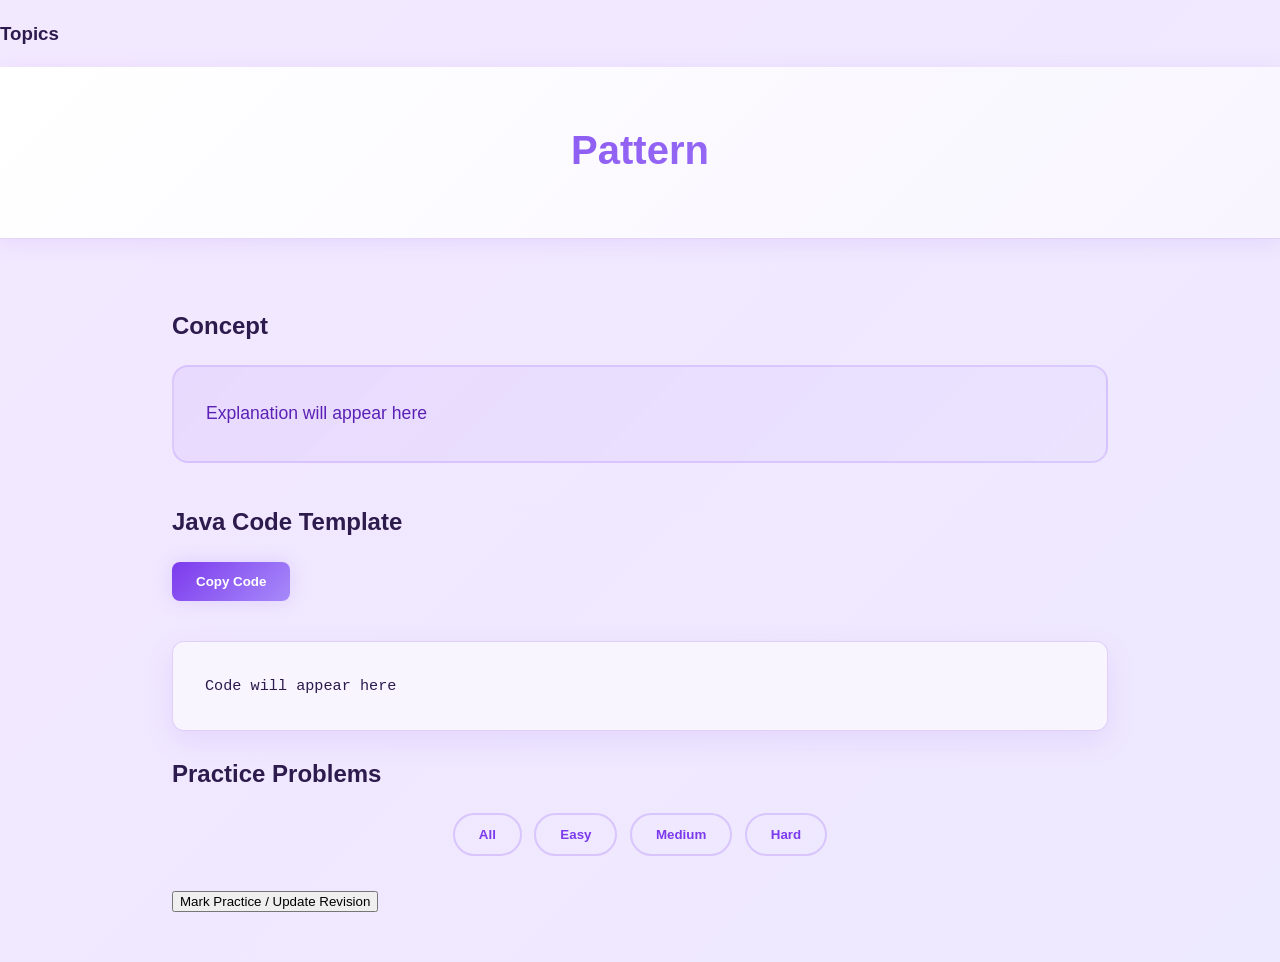
<file: pattern.html>
<!DOCTYPE html>
<html>

<head>
    <title>DSA Pattern</title>
    <link rel="stylesheet" href="style.css">
</head>

<body>

    <div class="layout">

        <aside class="sidebar">

            <h3>Topics</h3>

            <ul id="topicSidebar"></ul>

        </aside>


        <main class="content">

            <header>
                <h1 id="patternTitle">Pattern</h1>
            </header>

            <section class="pattern-container">

                <h2>Concept</h2>

                <p id="patternExplanation">
                    Explanation will appear here
                </p>

                <h2>Java Code Template</h2>

                <button id="copyBtn">Copy Code</button>

                <pre id="codeTemplate">
Code will appear here
</pre>
                <h2>Practice Problems</h2>

                <div id="difficultyFilter">

                    <button onclick="renderProblems('all')">All</button>
                    <button onclick="renderProblems('easy')">Easy</button>
                    <button onclick="renderProblems('medium')">Medium</button>
                    <button onclick="renderProblems('hard')">Hard</button>

                </div>

                <ul id="problemList"></ul>





                <div id="patternStats"></div>
                <button id="completeBtn" onclick="markSolved()">
                    Mark Practice / Update Revision
                </button>

            </section>

        </main>

    </div>

    <script src="auth.js"></script>
    <script src="roadmap.js"></script>
    <script src="script.js"></script>
    <script>
        // Update pattern stats after load
        document.addEventListener('DOMContentLoaded', function () {
            const pattern = new URLSearchParams(window.location.search).get('pattern');
            if (pattern) {
                updatePatternStats(pattern);
            }
        });

        function updatePatternStats(pattern) {
            const patternKey = getPatternKey(pattern);
            const data = JSON.parse(localStorage.getItem(patternKey) || '{}');
            const statsDiv = document.getElementById('patternStats');
            if (statsDiv && data.practice_count) {
                statsDiv.innerHTML = `<p>Practices: ${data.practice_count} | Next Revision: ${data.revisionDate || 'N/A'}</p>`;
            }
        }
    </script>

</body>

</html>
</file>
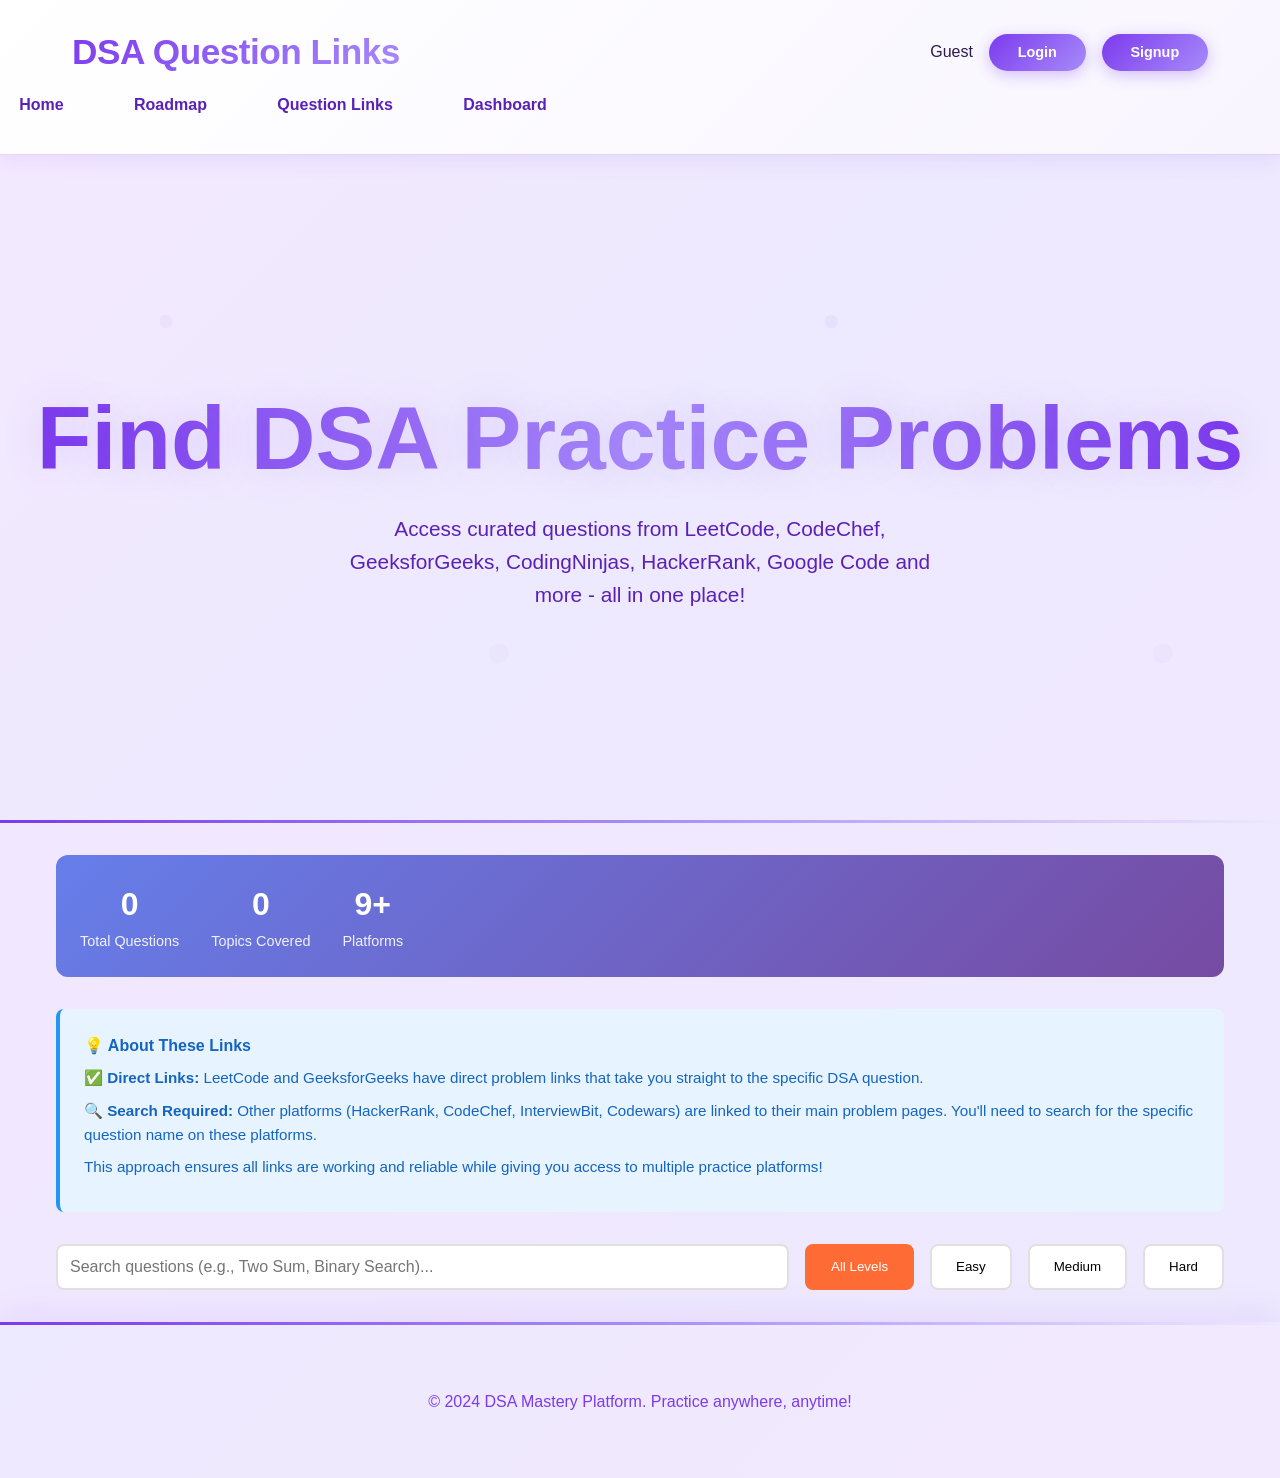
<file: platform-links.html>
<!DOCTYPE html>
<html lang="en">

<head>
    <meta charset="UTF-8">
    <meta name="viewport" content="width=device-width, initial-scale=1.0">
    <title>DSA Question Links - Find Practice Problems</title>
    <link rel="stylesheet" href="style.css">
    <link rel="icon"
        href="data:image/svg+xml,<svg xmlns='http://www.w3.org/2000/svg' viewBox='0 0 100 100'><text y='.9em' font-size='90'>🔥</text></svg>">
    <style>
        .platform-links-container {
            max-width: 1200px;
            margin: 2rem auto;
            padding: 0 1rem;
        }

        .search-filter-section {
            display: flex;
            gap: 1rem;
            margin-bottom: 2rem;
            flex-wrap: wrap;
        }

        .search-box {
            flex: 1;
            min-width: 250px;
        }

        .search-box input {
            width: 100%;
            padding: 0.75rem;
            border: 2px solid #e0e0e0;
            border-radius: 8px;
            font-size: 1rem;
        }

        .search-box input:focus {
            outline: none;
            border-color: #FF6B35;
            box-shadow: 0 0 5px rgba(255, 107, 53, 0.3);
        }

        .filter-controls {
            display: flex;
            gap: 1rem;
            flex-wrap: wrap;
        }

        .filter-btn {
            padding: 0.75rem 1.5rem;
            border: 2px solid #e0e0e0;
            background: white;
            border-radius: 8px;
            cursor: pointer;
            transition: all 0.3s ease;
            font-weight: 500;
        }

        .filter-btn:hover {
            border-color: #FF6B35;
            color: #FF6B35;
        }

        .filter-btn.active {
            background: #FF6B35;
            color: white;
            border-color: #FF6B35;
        }

        .topic-section {
            background: #f9f9f9;
            border-radius: 12px;
            padding: 1.5rem;
            margin-bottom: 2rem;
            border-left: 5px solid #FF6B35;
        }

        .topic-header {
            display: flex;
            align-items: center;
            margin-bottom: 1.5rem;
            cursor: pointer;
            user-select: none;
        }

        .topic-header h2 {
            margin: 0;
            flex: 1;
            color: #2D3436;
        }

        .topic-toggle {
            font-size: 1.5rem;
            transition: transform 0.3s ease;
        }

        .topic-toggle.collapsed {
            transform: rotate(-90deg);
        }

        .question-list {
            display: grid;
            gap: 1rem;
        }

        .question-card {
            background: white;
            border: 1px solid #e0e0e0;
            border-radius: 10px;
            padding: 1.5rem;
            transition: all 0.3s ease;
        }

        .question-card:hover {
            box-shadow: 0 4px 12px rgba(0, 0, 0, 0.1);
            transform: translateY(-2px);
        }

        .question-header {
            display: flex;
            align-items: center;
            justify-content: space-between;
            margin-bottom: 1rem;
            gap: 1rem;
        }

        .question-title {
            font-size: 1.1rem;
            font-weight: 600;
            color: #2D3436;
            margin: 0;
        }

        .difficulty-badge {
            padding: 0.4rem 0.8rem;
            border-radius: 20px;
            font-size: 0.85rem;
            font-weight: 600;
            white-space: nowrap;
        }

        .difficulty-easy {
            background: #D4EDDA;
            color: #155724;
        }

        .difficulty-medium {
            background: #FFF3CD;
            color: #856404;
        }

        .difficulty-hard {
            background: #F8D7DA;
            color: #721C24;
        }

        .platform-links {
            display: grid;
            grid-template-columns: repeat(auto-fit, minmax(200px, 1fr));
            gap: 0.75rem;
        }

        .platform-link {
            display: flex;
            align-items: center;
            gap: 0.75rem;
            padding: 0.75rem 1rem;
            background: #f0f0f0;
            border-radius: 8px;
            text-decoration: none;
            color: #2D3436;
            transition: all 0.3s ease;
            border: 1px solid transparent;
        }

        .platform-link:hover {
            background: #FF6B35;
            color: white;
            border-color: #FF6B35;
            transform: translateX(4px);
        }

        .platform-icon {
            font-size: 1.5rem;
        }

        .platform-name {
            font-weight: 500;
            flex: 1;
        }

        .external-icon {
            font-size: 1rem;
        }

        .search-badge {
            display: inline-block;
            background: #FFA500;
            color: white;
            padding: 0.3rem 0.6rem;
            border-radius: 12px;
            font-size: 0.75rem;
            font-weight: 600;
            margin-left: 0.5rem;
            white-space: nowrap;
        }

        .platform-link.requires-search {
            background: #fff3cd;
            border: 1px solid #ffc107;
        }

        .platform-link.requires-search:hover {
            background: #ffc107;
            color: #333;
        }

        .platform-link.requires-search .platform-icon {
            opacity: 0.8;
        }

        .info-banner {
            background: #e7f3ff;
            border-left: 4px solid #2196F3;
            padding: 1.5rem;
            margin-bottom: 2rem;
            border-radius: 8px;
            color: #1565c0;
        }

        .info-banner h4 {
            margin: 0 0 0.5rem 0;
            color: #1565c0;
        }

        .info-banner p {
            margin: 0 0 0.5rem 0;
            font-size: 0.95rem;
        }

        .info-banner ul {
            margin: 0.5rem 0;
            padding-left: 1.5rem;
        }

        .info-banner li {
            font-size: 0.95rem;
            margin: 0.3rem 0;
        }

        .empty-state {
            text-align: center;
            padding: 3rem 1rem;
            color: #666;
        }

        .empty-state h3 {
            color: #2D3436;
            margin-bottom: 0.5rem;
        }

        .stats-bar {
            display: flex;
            gap: 2rem;
            margin-bottom: 2rem;
            padding: 1.5rem;
            background: linear-gradient(135deg, #667eea 0%, #764ba2 100%);
            border-radius: 12px;
            color: white;
        }

        .stat-item {
            text-align: center;
        }

        .stat-number {
            font-size: 2rem;
            font-weight: bold;
        }

        .stat-label {
            font-size: 0.9rem;
            opacity: 0.9;
        }

        .no-results {
            text-align: center;
            padding: 2rem;
            color: #666;
        }

        @media (max-width: 768px) {
            .search-filter-section {
                flex-direction: column;
            }

            .filter-controls {
                width: 100%;
            }

            .platform-links {
                grid-template-columns: 1fr;
            }

            .stats-bar {
                flex-direction: column;
                gap: 1rem;
            }
        }
    </style>
</head>

<body>
    <header>
        <div class="header-container">
            <h1 class="logo">DSA Question Links</h1>
            <div id="authStatus">
                <span id="loginStatus">Guest</span>
                <button id="loginBtn" onclick="showAuthModal('login')">Login</button>
                <button id="signupBtn" onclick="showAuthModal('signup')">Signup</button>
                <button id="logoutBtn" onclick="logout()" style="display:none;">Logout</button>
            </div>
        </div>
        <nav class="main-nav">
            <a href="index.html">Home</a>
            <a href="roadmap.html">Roadmap</a>
            <a href="platform-links.html" class="active">Question Links</a>
            <a href="dashboard.html">Dashboard</a>
        </nav>
    </header>

    <!-- Hero Section -->
    <section class="hero">
        <div class="hero-content">
            <h1>Find DSA Practice Problems</h1>
            <p>Access curated questions from LeetCode, CodeChef, GeeksforGeeks, CodingNinjas, HackerRank, Google Code
                and more - all in one place!</p>
        </div>
    </section>

    <div class="platform-links-container">
        <!-- Stats Bar -->
        <div class="stats-bar">
            <div class="stat-item">
                <div class="stat-number" id="totalQuestions">0</div>
                <div class="stat-label">Total Questions</div>
            </div>
            <div class="stat-item">
                <div class="stat-number" id="totalTopics">0</div>
                <div class="stat-label">Topics Covered</div>
            </div>
            <div class="stat-item">
                <div class="stat-number" id="totalPlatforms">9+</div>
                <div class="stat-label">Platforms</div>
            </div>
        </div>

        <!-- Info Banner -->
        <div class="info-banner">
            <h4>💡 About These Links</h4>
            <p><strong>✅ Direct Links:</strong> LeetCode and GeeksforGeeks have direct problem links that take you
                straight to the specific DSA question.</p>
            <p><strong>🔍 Search Required:</strong> Other platforms (HackerRank, CodeChef, InterviewBit, Codewars) are
                linked to their main problem pages. You'll need to search for the specific question name on these
                platforms.</p>
            <p>This approach ensures all links are working and reliable while giving you access to multiple practice
                platforms!</p>
        </div>

        <!-- Search and Filter -->
        <div class="search-filter-section">
            <div class="search-box">
                <input type="text" id="searchInput" placeholder="Search questions (e.g., Two Sum, Binary Search)...">
            </div>
            <div class="filter-controls">
                <button class="filter-btn active" data-filter="all">All Levels</button>
                <button class="filter-btn" data-filter="Easy">Easy</button>
                <button class="filter-btn" data-filter="Medium">Medium</button>
                <button class="filter-btn" data-filter="Hard">Hard</button>
            </div>
        </div>

        <!-- Questions Display -->
        <div id="questionsContainer"></div>
    </div>

    <!-- Footer -->
    <footer>
        <p>&copy; 2024 DSA Mastery Platform. Practice anywhere, anytime!</p>
    </footer>

    <script src="auth.js"></script>
    <script src="questions.js?t=mixed-direct-search"></script>
    <script>
        // Diagnostic check
        setTimeout(() => {
            if (typeof questionsDB !== 'undefined') {
                let totalPlatforms = 0;
                for (let topic in questionsDB) {
                    if (questionsDB[topic].questions) {
                        questionsDB[topic].questions.forEach(q => {
                            totalPlatforms += (q.platforms ? q.platforms.length : 0);
                        });
                    }
                }
                console.log(`✅ questionsDB loaded with ${totalPlatforms} total platform links`);
            } else {
                console.error('❌ ERROR: questionsDB not loaded - questions.js may not have loaded');
            }
        }, 100);

        let currentFilter = 'all';
        let searchQuery = '';

        // Initialize page
        function initializePage() {
            updateStats();
            renderQuestions();
            setupEventListeners();
        }

        // Update statistics
        function updateStats() {
            const allQuestions = getAllQuestions();
            document.getElementById('totalQuestions').textContent = allQuestions.length;
            document.getElementById('totalTopics').textContent = Object.keys(questionsDB).length;
        }

        // Setup event listeners
        function setupEventListeners() {
            // Search
            document.getElementById('searchInput').addEventListener('input', (e) => {
                searchQuery = e.target.value;
                renderQuestions();
            });

            // Difficulty filter
            document.querySelectorAll('.filter-btn').forEach(btn => {
                btn.addEventListener('click', () => {
                    document.querySelectorAll('.filter-btn').forEach(b => b.classList.remove('active'));
                    btn.classList.add('active');
                    currentFilter = btn.getAttribute('data-filter');
                    renderQuestions();
                });
            });
        }

        // Render questions
        function renderQuestions() {
            const container = document.getElementById('questionsContainer');
            container.innerHTML = '';

            // Get questions based on search
            let filteredQuestions = searchQuery.length > 0
                ? searchQuestions(searchQuery)
                : getAllQuestions();

            // Apply difficulty filter
            if (currentFilter !== 'all') {
                filteredQuestions = filterByDifficulty(filteredQuestions, currentFilter);
            }

            if (filteredQuestions.length === 0) {
                container.innerHTML = '<div class="no-results"><h3>No questions found</h3><p>Try adjusting your search or filters</p></div>';
                return;
            }

            // Group by topic
            const groupedByTopic = {};
            filteredQuestions.forEach(q => {
                if (!groupedByTopic[q.topic]) {
                    groupedByTopic[q.topic] = [];
                }
                groupedByTopic[q.topic].push(q);
            });

            // Render topics
            for (let topic in groupedByTopic) {
                const topicData = questionsDB[topic];
                const topicSection = document.createElement('div');
                topicSection.className = 'topic-section';
                topicSection.innerHTML = `
                    <div class="topic-header" onclick="toggleTopic(this)">
                        <h2>${topicData.title}</h2>
                        <span class="topic-toggle">▾</span>
                    </div>
                    <div class="question-list" style="display: block;">
                        ${groupedByTopic[topic].map(q => createQuestionCardHTML(q)).join('')}
                    </div>
                `;
                container.appendChild(topicSection);
            }
        }

        // Create question card HTML
        function createQuestionCardHTML(question) {
            const difficultyClass = `difficulty-${question.difficulty.toLowerCase()}`;
            console.log(`Question: ${question.title}, Platforms: ${question.platforms.length}`);
            const platformLinksHTML = question.platforms
                .map(p => {
                    const classExtra = (!p.direct) ? 'requires-search' : '';
                    const badge = (!p.direct) ? '<span class="search-badge">🔍 Search</span>' : '';
                    return `
                        <a href="${p.url}" target="_blank" rel="noopener noreferrer" class="platform-link ${classExtra}" title="Open on ${p.name}">
                            <span class="platform-icon">${p.logo}</span>
                            <span class="platform-name">${p.name}${badge}</span>
                            <span class="external-icon">↗</span>
                        </a>
                    `;
                })
                .join('');

            return `
                <div class="question-card">
                    <div class="question-header">
                        <h3 class="question-title">${question.title}</h3>
                        <span class="difficulty-badge ${difficultyClass}">${question.difficulty}</span>
                    </div>
                    <div class="platform-links">
                        ${platformLinksHTML}
                    </div>
                </div>
            `;
        }

        // Toggle topic visibility
        function toggleTopic(header) {
            const list = header.nextElementSibling;
            const toggle = header.querySelector('.topic-toggle');
            list.style.display = list.style.display === 'none' ? 'block' : 'none';
            toggle.classList.toggle('collapsed');
        }

        // Initialize on page load
        document.addEventListener('DOMContentLoaded', initializePage);
    </script>
</body>

</html>
</file>
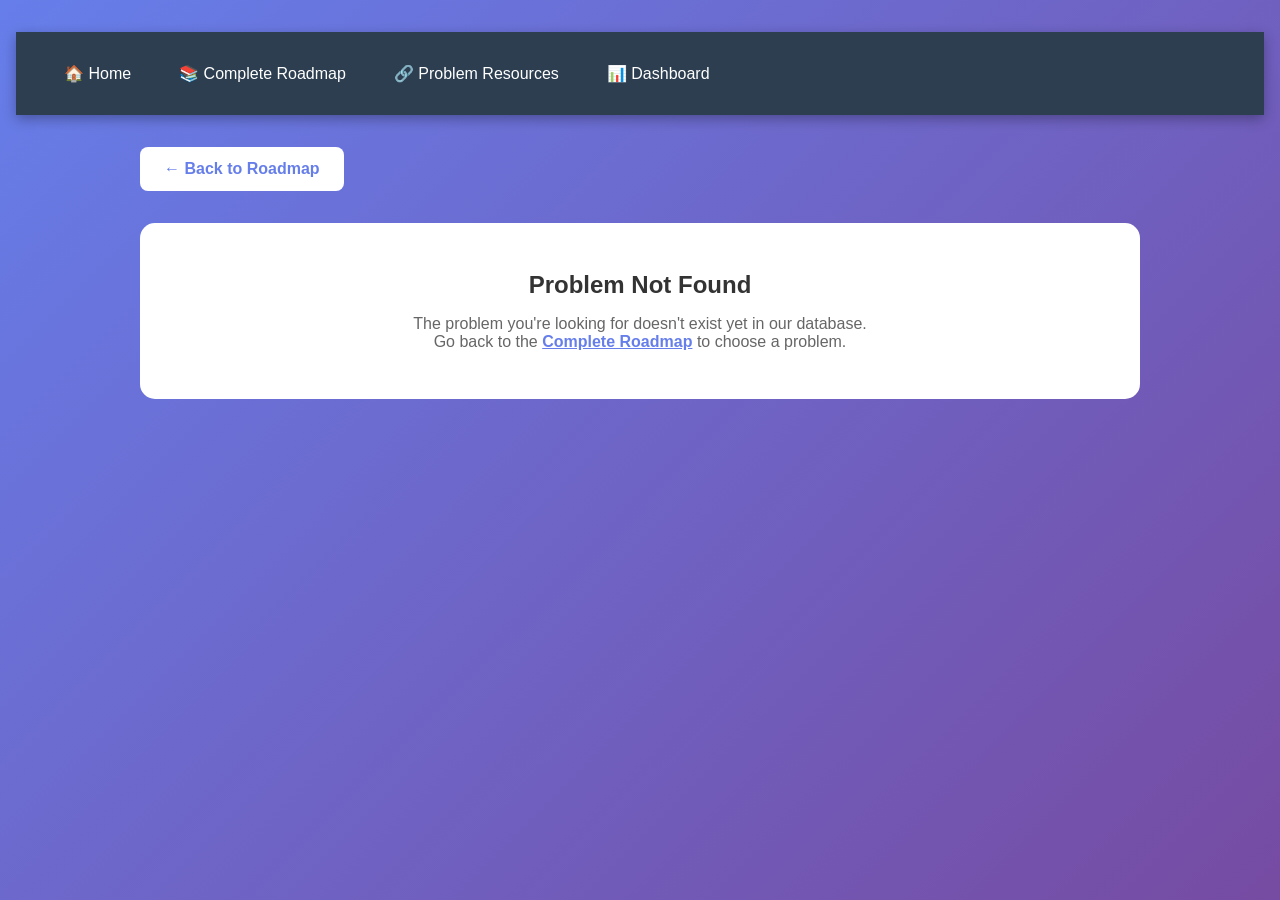
<file: problem-detail.html>
<!DOCTYPE html>
<html>

<head>
    <title>DSA Problem Resources</title>
    <style>
        * {
            margin: 0;
            padding: 0;
            box-sizing: border-box;
        }

        body {
            font-family: 'Segoe UI', Arial, sans-serif;
            background: linear-gradient(135deg, #667eea 0%, #764ba2 100%);
            min-height: 100vh;
            padding: 2rem 1rem;
        }

        .nav {
            background: #2c3e50;
            padding: 1rem 0;
            box-shadow: 0 4px 12px rgba(0, 0, 0, 0.3);
            margin-bottom: 2rem;
            position: sticky;
            top: 0;
            z-index: 100;
        }

        .nav div {
            max-width: 1200px;
            margin: 0 auto;
            display: flex;
            align-items: center;
            flex-wrap: wrap;
        }

        .nav a {
            color: white;
            text-decoration: none;
            padding: 1rem 1.5rem;
            font-weight: 500;
            transition: 0.3s;
        }

        .nav a:hover {
            background: #667eea;
        }

        .container {
            max-width: 1000px;
            margin: 0 auto;
        }

        .back-btn {
            display: inline-block;
            background: white;
            color: #667eea;
            padding: 0.8rem 1.5rem;
            border-radius: 8px;
            text-decoration: none;
            font-weight: 600;
            margin-bottom: 2rem;
            transition: 0.3s;
        }

        .back-btn:hover {
            background: #f5f5f5;
        }

        .problem-header {
            background: white;
            padding: 2.5rem;
            border-radius: 15px;
            box-shadow: 0 8px 25px rgba(0, 0, 0, 0.15);
            margin-bottom: 2rem;
        }

        .problem-title {
            font-size: 2.2rem;
            color: #333;
            margin-bottom: 1rem;
        }

        .problem-meta {
            display: flex;
            gap: 1.5rem;
            flex-wrap: wrap;
            margin-bottom: 1.5rem;
        }

        .meta-item {
            display: flex;
            flex-direction: column;
        }

        .meta-label {
            font-size: 0.9rem;
            color: #999;
            font-weight: 600;
            text-transform: uppercase;
        }

        .meta-value {
            font-size: 1.1rem;
            color: #333;
            font-weight: 600;
        }

        .difficulty-badge {
            display: inline-block;
            padding: 0.5rem 1rem;
            border-radius: 20px;
            font-weight: 600;
            font-size: 0.9rem;
        }

        .difficulty-easy {
            background: #e8f5e9;
            color: #1b5e20;
        }

        .difficulty-medium {
            background: #fff3e0;
            color: #e65100;
        }

        .difficulty-hard {
            background: #ffebee;
            color: #b71c1c;
        }

        .resources-section {
            background: white;
            padding: 2.5rem;
            border-radius: 15px;
            box-shadow: 0 8px 25px rgba(0, 0, 0, 0.15);
            margin-bottom: 2rem;
        }

        .resources-section h2 {
            color: #667eea;
            font-size: 1.8rem;
            margin-bottom: 2rem;
            display: flex;
            align-items: center;
            gap: 0.8rem;
        }

        .resource-list {
            display: grid;
            gap: 1.2rem;
        }

        .resource-card {
            background: #f9f9f9;
            border: 2px solid #e0e0e0;
            border-radius: 12px;
            padding: 1.8rem;
            transition: all 0.3s;
        }

        .resource-card:hover {
            border-color: #667eea;
            box-shadow: 0 4px 15px rgba(102, 126, 234, 0.2);
        }

        .resource-header {
            display: flex;
            align-items: center;
            justify-content: space-between;
            margin-bottom: 1rem;
            flex-wrap: wrap;
            gap: 1rem;
        }

        .resource-platform {
            font-size: 1.3rem;
            font-weight: 600;
            color: #333;
        }

        .resource-type {
            display: inline-block;
            background: #667eea;
            color: white;
            padding: 0.4rem 0.8rem;
            border-radius: 6px;
            font-size: 0.85rem;
            font-weight: 600;
        }

        .resource-description {
            color: #666;
            margin-bottom: 1rem;
            line-height: 1.6;
        }

        .resource-link-group {
            display: flex;
            gap: 1rem;
            flex-wrap: wrap;
        }

        .resource-link {
            display: inline-block;
            background: #667eea;
            color: white;
            padding: 0.7rem 1.5rem;
            border-radius: 8px;
            text-decoration: none;
            font-weight: 600;
            transition: 0.3s;
        }

        .resource-link:hover {
            background: #764ba2;
            transform: translateY(-2px);
        }

        .tips-section {
            background: white;
            padding: 2.5rem;
            border-radius: 15px;
            box-shadow: 0 8px 25px rgba(0, 0, 0, 0.15);
        }

        .tips-section h2 {
            color: #667eea;
            font-size: 1.8rem;
            margin-bottom: 1.5rem;
        }

        .tips-list {
            list-style: none;
        }

        .tips-list li {
            background: #f9f9f9;
            padding: 1.2rem;
            margin-bottom: 1rem;
            border-left: 5px solid #667eea;
            border-radius: 8px;
            line-height: 1.6;
        }

        .no-problem {
            background: white;
            padding: 3rem;
            border-radius: 15px;
            text-align: center;
            color: #666;
        }

        .no-problem h2 {
            color: #333;
            margin-bottom: 1rem;
        }

        .problem-header-top {
            display: flex;
            justify-content: space-between;
            align-items: flex-start;
            gap: 1.5rem;
            flex-wrap: wrap;
        }

        .mark-completed-btn {
            display: inline-flex;
            align-items: center;
            gap: 0.5rem;
            background: #667eea;
            color: white;
            border: none;
            padding: 0.8rem 1.5rem;
            border-radius: 8px;
            font-size: 1rem;
            font-weight: 600;
            cursor: pointer;
            transition: all 0.3s;
            white-space: nowrap;
        }

        .mark-completed-btn:hover {
            background: #764ba2;
            transform: translateY(-2px);
            box-shadow: 0 5px 15px rgba(102, 126, 234, 0.3);
        }

        .mark-completed-btn.completed {
            background: #26a639;
            border: 2px solid #1b5e20;
        }

        .mark-completed-btn.completed:hover {
            background: #1b5e20;
        }

        .checkmark {
            font-size: 1.2rem;
        }

        .progress-tracker {
            font-size: 0.9rem;
            color: #666;
            margin-top: 1rem;
            padding: 0.5rem;
            background: #f0f0f0;
            border-radius: 6px;
            text-align: center;
        }
    </style>
</head>

<body>

    <div class="nav">
        <div>
            <a href="index.html">🏠 Home</a>
            <a href="master-roadmap.html">📚 Complete Roadmap</a>
            <a href="problem-detail.html" class="active">🔗 Problem Resources</a>
            <a href="dashboard.html">📊 Dashboard</a>
        </div>
    </div>

    <div class="container">
        <a href="master-roadmap.html" class="back-btn">← Back to Roadmap</a>
        <div id="problemContent"></div>
    </div>

    <script>
        const problemDatabase = {
            "TwoSum": {
                title: "Two Sum",
                topic: "Arrays",
                difficulty: "Easy",
                description: "Given an array of integers nums and an integer target, return the indices of the two numbers that add up to target.",
                resources: [
                    {
                        platform: "LeetCode",
                        type: "Practice",
                        description: "Official LeetCode problem with company tags and solution discussions",
                        links: [
                            { text: "Problem Link", url: "https://leetcode.com/problems/two-sum/" },
                            { text: "Discuss", url: "https://leetcode.com/problems/two-sum/discuss/" }
                        ]
                    },
                    {
                        platform: "GeeksForGeeks",
                        type: "Tutorial",
                        description: "Detailed explanation with multiple approaches and complexity analysis",
                        links: [
                            { text: "View Solution", url: "https://www.geeksforgeeks.org/two-sum/" }
                        ]
                    },
                    {
                        platform: "YouTube",
                        type: "Video",
                        description: "Visual explanation with walkthrough of different approaches",
                        links: [
                            { text: "NeetCode Video", url: "https://www.youtube.com/results?search_query=neetcode+two+sum" }
                        ]
                    }
                ],
                tips: [
                    "Brute force: Check all pairs - O(n²) time, O(1) space",
                    "Optimized: Use hash map - O(n) time, O(n) space (RECOMMENDED)",
                    "While iterating, check if target-current exists in hash map",
                    "Return indices, not values!",
                    "Handle case where same element used twice (check index != i)"
                ]
            },

            "BuyStock": {
                title: "Best Time to Buy and Sell Stock",
                topic: "Arrays",
                difficulty: "Easy",
                description: "You are given an array prices where prices[i] is the price of a given stock on the ith day. Find max profit possible.",
                resources: [
                    {
                        platform: "LeetCode",
                        type: "Practice",
                        description: "Classic problem testing array traversal and optimization",
                        links: [
                            { text: "Problem Link", url: "https://leetcode.com/problems/best-time-to-buy-and-sell-stock/" }
                        ]
                    },
                    {
                        platform: "GeeksForGeeks",
                        type: "Tutorial",
                        description: "Multiple approaches from brute force to optimized",
                        links: [
                            { text: "View Solution", url: "https://www.geeksforgeeks.org/best-time-to-buy-and-sell-stock/" }
                        ]
                    }
                ],
                tips: [
                    "Optimal: Single pass - track min price seen so far, max profit",
                    "O(n) time, O(1) space",
                    "Can't sell before you buy (index constraint)",
                    "If prices always decreasing, profit = 0",
                    "Pattern: Keep track of global min while calculating max profit from each point"
                ]
            },

            "MaxSubarray": {
                title: "Maximum Subarray (Kadane's Algorithm)",
                topic: "Arrays",
                difficulty: "Medium",
                description: "Find the contiguous subarray with the largest sum",
                resources: [
                    {
                        platform: "LeetCode",
                        type: "Practice",
                        description: "Classic dynamic programming array problem",
                        links: [
                            { text: "Problem Link", url: "https://leetcode.com/problems/maximum-subarray/" }
                        ]
                    },
                    {
                        platform: "GeeksForGeeks",
                        type: "Tutorial",
                        description: "Kadane's Algorithm explained with visualization",
                        links: [
                            { text: "Kadane Algorithm", url: "https://www.geeksforgeeks.org/largest-sum-contiguous-subarray/" }
                        ]
                    }
                ],
                tips: [
                    "Kadane's Algorithm: O(n) time, O(1) space - MUST KNOW",
                    "Track: current_max and global_max",
                    "At each element: current_max = max(element, current_max + element)",
                    "Update global_max = max(global_max, current_max)",
                    "Common interview question - be prepared to explain it!"
                ]
            },

            "3Sum": {
                title: "3Sum",
                topic: "Arrays & Two Pointers",
                difficulty: "Medium",
                description: "Find all unique triplets that sum to zero",
                resources: [
                    {
                        platform: "LeetCode",
                        type: "Practice",
                        description: "Medium difficulty problem combining sorting and two pointers",
                        links: [
                            { text: "Problem Link", url: "https://leetcode.com/problems/3sum/" }
                        ]
                    },
                    {
                        platform: "GeeksForGeeks",
                        type: "Tutorial",
                        description: "Step-by-step solution with handling duplicates",
                        links: [
                            { text: "View Solution", url: "https://www.geeksforgeeks.org/find-triplets-array-sum-given-number/" }
                        ]
                    }
                ],
                tips: [
                    "Sort array first - O(n log n)",
                    "Fix one element, use two pointers for remaining two",
                    "Skip duplicates carefully to avoid repeats in output",
                    "O(n²) time, O(1) space (excluding output)",
                    "Two pointers pattern starts here - IMPORTANT!"
                ]
            },

            "LongestSubstring": {
                title: "Longest Substring Without Repeating Characters",
                topic: "Sliding Window",
                difficulty: "Medium",
                description: "Find the length of the longest substring without repeating characters",
                resources: [
                    {
                        platform: "LeetCode",
                        type: "Practice",
                        description: "Classic sliding window problem",
                        links: [
                            { text: "Problem Link", url: "https://leetcode.com/problems/longest-substring-without-repeating-characters/" }
                        ]
                    },
                    {
                        platform: "GeeksForGeeks",
                        type: "Tutorial",
                        description: "Sliding window technique with character map",
                        links: [
                            { text: "View Solution", url: "https://www.geeksforgeeks.org/length-of-the-longest-substring-without-repeating-characters/" }
                        ]
                    }
                ],
                tips: [
                    "Use sliding window with hash map for character positions",
                    "Expand window by moving right pointer",
                    "Shrink window when duplicate found",
                    "Track max length during iterations",
                    "O(n) time, O(min(m, n)) space where m = charset size"
                ]
            },

            "ReverseLinkedList": {
                title: "Reverse Linked List",
                topic: "Linked Lists",
                difficulty: "Easy",
                description: "Reverse a singly linked list",
                resources: [
                    {
                        platform: "LeetCode",
                        type: "Practice",
                        description: "Fundamental linked list problem",
                        links: [
                            { text: "Problem Link", url: "https://leetcode.com/problems/reverse-linked-list/" }
                        ]
                    },
                    {
                        platform: "GeeksForGeeks",
                        type: "Tutorial",
                        description: "Iterative and recursive approaches",
                        links: [
                            { text: "View Solution", url: "https://www.geeksforgeeks.org/reverse-a-linked-list/" }
                        ]
                    }
                ],
                tips: [
                    "Iterative approach: 3 pointers (prev, curr, next) - O(n) time, O(1) space",
                    "Recursive approach: O(n) time, O(n) space (call stack)",
                    "Must handle: null input, single node, multiple nodes",
                    "Don't lose references while reversing!",
                    "MASTER THIS - Asked in almost every interview"
                ]
            },

            "ValidParentheses": {
                title: "Valid Parentheses",
                topic: "Stacks",
                difficulty: "Easy",
                description: "Check if parentheses are matched and in correct order",
                resources: [
                    {
                        platform: "LeetCode",
                        type: "Practice",
                        description: "Classic stack problem for matching pairs",
                        links: [
                            { text: "Problem Link", url: "https://leetcode.com/problems/valid-parentheses/" }
                        ]
                    },
                    {
                        platform: "GeeksForGeeks",
                        type: "Tutorial",
                        description: "Stack-based solution with detailed explanation",
                        links: [
                            { text: "View Solution", url: "https://www.geeksforgeeks.org/check-for-balanced-parentheses-in-an-expression/" }
                        ]
                    }
                ],
                tips: [
                    "Use stack to match closing brackets with opening ones",
                    "O(n) time, O(n) space",
                    "Handle 3 types: (), {}, []",
                    "Return false if closing bracket doesn't match top of stack",
                    "Stack should be empty at end for valid string"
                ]
            },

            "BinarySearch": {
                title: "Binary Search",
                topic: "Binary Search",
                difficulty: "Easy",
                description: "Search for target value in sorted array",
                resources: [
                    {
                        platform: "LeetCode",
                        type: "Practice",
                        description: "Fundamental binary search template",
                        links: [
                            { text: "Problem Link", url: "https://leetcode.com/problems/binary-search/" }
                        ]
                    },
                    {
                        platform: "GeeksForGeeks",
                        type: "Tutorial",
                        description: "Binary search algorithm with complexity analysis",
                        links: [
                            { text: "View Solution", url: "https://www.geeksforgeeks.org/binary-search/" }
                        ]
                    }
                ],
                tips: [
                    "O(log n) time, O(1) space - MUST KNOW",
                    "Only works on sorted arrays",
                    "Compare mid with target, eliminate half search space",
                    "Template: while left <= right",
                    "Learn this template: left = 0, right = len-1, mid = left + (right-left)//2"
                ]
            },

            "Fibonacci": {
                title: "Fibonacci Number",
                topic: "Dynamic Programming",
                difficulty: "Easy",
                description: "Calculate the nth Fibonacci number efficiently",
                resources: [
                    {
                        platform: "LeetCode",
                        type: "Practice",
                        description: "Classic DP problem - great starting point",
                        links: [
                            { text: "Problem Link", url: "https://leetcode.com/problems/fibonacci-number/" }
                        ]
                    },
                    {
                        platform: "GeeksForGeeks",
                        type: "Tutorial",
                        description: "Compare recursive, memoization, and tabulation approaches",
                        links: [
                            { text: "View Solution", url: "https://www.geeksforgeeks.org/program-for-fibonacci-numbers/" }
                        ]
                    }
                ],
                tips: [
                    "Recursive: O(2^n) - SLOW, avoid",
                    "Memoization (top-down): O(n) time, O(n) space - good",
                    "Tabulation (bottom-up): O(n) time, O(n) space - excellent",
                    "Space optimized: O(n) time, O(1) space - BEST",
                    "Great for learning DP basics!"
                ]
            },

            "NumberOfIslands": {
                title: "Number of Islands",
                topic: "Graphs",
                difficulty: "Medium",
                description: "Count the number of islands in a 2D grid",
                resources: [
                    {
                        platform: "LeetCode",
                        type: "Practice",
                        description: "Classic DFS/BFS graph connectivity problem",
                        links: [
                            { text: "Problem Link", url: "https://leetcode.com/problems/number-of-islands/" }
                        ]
                    },
                    {
                        platform: "GeeksForGeeks",
                        type: "Tutorial",
                        description: "DFS approach for connected components",
                        links: [
                            { text: "View Solution", url: "https://www.geeksforgeeks.org/find-number-of-islands/" }
                        ]
                    }
                ],
                tips: [
                    "Use DFS or BFS to explore connected 1s",
                    "Mark visited cells to avoid recounting",
                    "O(m*n) time, O(m*n) space for visited array",
                    "Can also use Union-Find approach",
                    "Great problem for learning graph traversal!"
                ]
            },

            "TwoSumII": {
                title: "Two Sum II",
                topic: "Two Pointers",
                difficulty: "Easy",
                description: "Find two numbers in sorted array that add up to target (return 1-indexed positions)",
                resources: [
                    {
                        platform: "LeetCode",
                        type: "Practice",
                        description: "Classic two pointer problem on sorted array",
                        links: [
                            { text: "Problem Link", url: "https://leetcode.com/problems/two-sum-ii-input-array-is-sorted/" }
                        ]
                    },
                    {
                        platform: "GeeksForGeeks",
                        type: "Tutorial",
                        description: "Two pointer solution with explanation",
                        links: [
                            { text: "View Solution", url: "https://www.geeksforgeeks.org/pair-in-array-whose-sum-is-closest-to-x/" }
                        ]
                    }
                ],
                tips: [
                    "Array is SORTED - so use two pointers from opposite ends",
                    "Start: left=0, right=n-1, compare sum to target",
                    "O(n) time, O(1) space",
                    "Easier than Two Sum because array is sorted",
                    "Return 1-indexed positions, not 0-indexed!"
                ]
            },

            "ValidPalindrome": {
                title: "Valid Palindrome",
                topic: "Two Pointers",
                difficulty: "Easy",
                description: "Check if string is palindrome (ignore non-alphanumeric, case-insensitive)",
                resources: [
                    {
                        platform: "LeetCode",
                        type: "Practice",
                        description: "Two pointer string validation problem",
                        links: [
                            { text: "Problem Link", url: "https://leetcode.com/problems/valid-palindrome/" }
                        ]
                    },
                    {
                        platform: "GeeksForGeeks",
                        type: "Tutorial",
                        description: "Palindrome checking with character filtering",
                        links: [
                            { text: "View Solution", url: "https://www.geeksforgeeks.org/how-to-check-if-a-string-is-a-palindrome/" }
                        ]
                    }
                ],
                tips: [
                    "Use two pointers from both ends of string",
                    "Skip non-alphanumeric characters during comparison",
                    "Convert to lowercase for case-insensitive comparison",
                    "O(n) time, O(1) space",
                    "Don't create new string - use pointers on original!"
                ]
            },

            "Container": {
                title: "Container With Most Water",
                topic: "Two Pointers",
                difficulty: "Medium",
                description: "Find two lines that form container holding most water",
                resources: [
                    {
                        platform: "LeetCode",
                        type: "Practice",
                        description: "Two pointer optimization reducing space",
                        links: [
                            { text: "Problem Link", url: "https://leetcode.com/problems/container-with-most-water/" }
                        ]
                    },
                    {
                        platform: "GeeksForGeeks",
                        type: "Tutorial",
                        description: "Maximum area with two pointers strategy",
                        links: [
                            { text: "View Solution", url: "https://www.geeksforgeeks.org/container-with-most-water/" }
                        ]
                    }
                ],
                tips: [
                    "Start from widest container (left=0, right=n-1)",
                    "Always move the pointer pointing to SHORTER line",
                    "Water trapped = min(height[left], height[right]) * width",
                    "O(n) time, O(1) space - greedy approach",
                    "Why move shorter? Moving taller can't increase area!"
                ]
            },

            "RemoveDuplicates": {
                title: "Remove Duplicates",
                topic: "Two Pointers",
                difficulty: "Easy",
                description: "Remove duplicates in-place from sorted array",
                resources: [
                    {
                        platform: "LeetCode",
                        type: "Practice",
                        description: "In-place array modification with two pointers",
                        links: [
                            { text: "Problem Link", url: "https://leetcode.com/problems/remove-duplicates-from-sorted-array/" }
                        ]
                    },
                    {
                        platform: "GeeksForGeeks",
                        type: "Tutorial",
                        description: "In-place duplicate removal algorithm",
                        links: [
                            { text: "View Solution", url: "https://www.geeksforgeeks.org/remove-duplicates-from-sorted-array/" }
                        ]
                    }
                ],
                tips: [
                    "Use two pointers: one for reading, one for writing",
                    "Only write when value changes",
                    "Return new length (number of unique elements)",
                    "O(n) time, O(1) space",
                    "Modify array in-place - don't use extra space!"
                ]
            },

            "RainWater": {
                title: "Trapping Rain Water",
                topic: "Two Pointers",
                difficulty: "Hard",
                description: "Calculate water trapped after raining on elevations",
                resources: [
                    {
                        platform: "LeetCode",
                        type: "Practice",
                        description: "Hard problem combining dynamic programming and two pointers",
                        links: [
                            { text: "Problem Link", url: "https://leetcode.com/problems/trapping-rain-water/" }
                        ]
                    },
                    {
                        platform: "GeeksForGeeks",
                        type: "Tutorial",
                        description: "Multiple approaches from brute force to O(n) two pointer",
                        links: [
                            { text: "View Solution", url: "https://www.geeksforgeeks.org/trapping-rain-water/" }
                        ]
                    }
                ],
                tips: [
                    "Water at position i = min(max_left, max_right) - height[i]",
                    "Two pointer approach: from both ends, move shorter side",
                    "O(n) time, O(1) space with two pointers",
                    "Precompute left_max and right_max arrays for clarity",
                    "Hard interview question - master the approach!"
                ]
            },

            "ReverseString": {
                title: "Reverse String",
                topic: "Two Pointers",
                difficulty: "Easy",
                description: "Reverse a string in-place",
                resources: [
                    {
                        platform: "LeetCode",
                        type: "Practice",
                        description: "Simple two pointer string reversal",
                        links: [
                            { text: "Problem Link", url: "https://leetcode.com/problems/reverse-string/" }
                        ]
                    },
                    {
                        platform: "GeeksForGeeks",
                        type: "Tutorial",
                        description: "String reversal algorithms and techniques",
                        links: [
                            { text: "View Solution", url: "https://www.geeksforgeeks.org/reverse-a-string/" }
                        ]
                    }
                ],
                tips: [
                    "Use two pointers from both ends, swap characters",
                    "O(n) time, O(1) space (in-place)",
                    "For strings in JS, convert to array first (strings are immutable)",
                    "Continue until pointers meet (left < right)",
                    "Basic but important for understanding two pointer pattern"
                ]
            },

            "GroupAnagrams": {
                title: "Group Anagrams",
                topic: "Strings",
                difficulty: "Medium",
                description: "Group words that are anagrams of each other",
                resources: [
                    {
                        platform: "LeetCode",
                        type: "Practice",
                        description: "HashMap grouping problem for strings",
                        links: [
                            { text: "Problem Link", url: "https://leetcode.com/problems/group-anagrams/" }
                        ]
                    },
                    {
                        platform: "GeeksForGeeks",
                        type: "Tutorial",
                        description: "Group anagrams using sorting and hashing",
                        links: [
                            { text: "View Solution", url: "https://www.geeksforgeeks.org/group-anagrams/" }
                        ]
                    }
                ],
                tips: [
                    "Key insight: Anagrams have same sorted characters",
                    "Use sorted string as hash key to group anagrams",
                    "O(n * k log k) where k = average word length",
                    "Alternative: Count character frequencies as key",
                    "Great practice for string manipulation and hashing!"
                ]
            },

            "LongestPalindrome": {
                title: "Longest Palindromic Substring",
                topic: "Strings",
                difficulty: "Medium",
                description: "Find longest palindromic substring in string",
                resources: [
                    {
                        platform: "LeetCode",
                        type: "Practice",
                        description: "Dynamic programming string matching problem",
                        links: [
                            { text: "Problem Link", url: "https://leetcode.com/problems/longest-palindromic-substring/" }
                        ]
                    },
                    {
                        platform: "GeeksForGeeks",
                        type: "Tutorial",
                        description: "Approach: DP, expand-around-center, Manacher's algorithm",
                        links: [
                            { text: "View Solution", url: "https://www.geeksforgeeks.org/longest-palindromic-substring/" }
                        ]
                    }
                ],
                tips: [
                    "Expand-around-center: Treat each position as potential center",
                    "Handle both odd-length (single center) and even-length palindromes",
                    "DP approach: O(n²) time, O(n²) space",
                    "Expand-around-center: O(n²) time, O(1) space - preferred",
                    "Manacher's algorithm: O(n) time - advanced technique"
                ]
            },

            "Isomorphic": {
                title: "Isomorphic Strings",
                topic: "Strings",
                difficulty: "Easy",
                description: "Check if two strings are isomorphic (one-to-one character mapping)",
                resources: [
                    {
                        platform: "LeetCode",
                        type: "Practice",
                        description: "Character mapping validation problem",
                        links: [
                            { text: "Problem Link", url: "https://leetcode.com/problems/isomorphic-strings/" }
                        ]
                    },
                    {
                        platform: "GeeksForGeeks",
                        type: "Tutorial",
                        description: "One-to-one mapping detection using hash maps",
                        links: [
                            { text: "View Solution", url: "https://www.geeksforgeeks.org/check-if-two-given-strings-are-isomorphic-to-each-other/" }
                        ]
                    }
                ],
                tips: [
                    "Need two hash maps: char1->char2 and char2->char1",
                    "Ensure one-to-one mapping in both directions",
                    "O(n) time, O(1) space (max 26 English letters)",
                    "Example: 'egg' and 'add' are isomorphic",
                    "Important for pattern matching problems"
                ]
            },

            "RansomNote": {
                title: "Ransom Note",
                topic: "Strings",
                difficulty: "Easy",
                description: "Check if ransom note can be constructed from magazine letters",
                resources: [
                    {
                        platform: "LeetCode",
                        type: "Practice",
                        description: "Character frequency counting problem",
                        links: [
                            { text: "Problem Link", url: "https://leetcode.com/problems/ransom-note/" }
                        ]
                    },
                    {
                        platform: "GeeksForGeeks",
                        type: "Tutorial",
                        description: "Hash map approach for character frequency",
                        links: [
                            { text: "View Solution", url: "https://www.geeksforgeeks.org/check-if-a-string-can-be-formed-from-another-string-by-at-most-x-removals/" }
                        ]
                    }
                ],
                tips: [
                    "Count character frequencies in both strings",
                    "Each character in ransom note must exist in magazine with enough count",
                    "O(n + m) time, O(1) space (max 26 English letters)",
                    "Can use array instead of hash map for optimization",
                    "Practice: Understand frequency counting pattern"
                ]
            },

            "RomanToInt": {
                title: "Roman to Integer",
                topic: "Strings",
                difficulty: "Easy",
                description: "Convert Roman numeral string to integer",
                resources: [
                    {
                        platform: "LeetCode",
                        type: "Practice",
                        description: "String parsing with special character rules",
                        links: [
                            { text: "Problem Link", url: "https://leetcode.com/problems/roman-to-integer/" }
                        ]
                    },
                    {
                        platform: "GeeksForGeeks",
                        type: "Tutorial",
                        description: "Roman numeral conversion algorithm",
                        links: [
                            { text: "View Solution", url: "https://www.geeksforgeeks.org/converting-roman-numerals-to-decimal-lying-between-1-to-3999/" }
                        ]
                    }
                ],
                tips: [
                    "Map: I=1, V=5, X=10, L=50, C=100, D=500, M=1000",
                    "Subtraction rule: smaller before larger means subtract (IV=4, IX=9)",
                    "O(n) time, O(1) space (fixed 7 mappings)",
                    "Iterate through string, add/subtract based on rules",
                    "Key: Understand when smaller values mean subtraction"
                ]
            },

            "IntToRoman": {
                title: "Integer to Roman",
                topic: "Strings",
                difficulty: "Easy",
                description: "Convert integer to Roman numeral string",
                resources: [
                    {
                        platform: "LeetCode",
                        type: "Practice",
                        description: "Greedy algorithm for Roman numeral conversion",
                        links: [
                            { text: "Problem Link", url: "https://leetcode.com/problems/integer-to-roman/" }
                        ]
                    },
                    {
                        platform: "GeeksForGeeks",
                        type: "Tutorial",
                        description: "Decimal to Roman numeral transformation",
                        links: [
                            { text: "View Solution", url: "https://www.geeksforgeeks.org/converting-decimal-number-lying-between-1-to-3999-to-roman-numerals/" }
                        ]
                    }
                ],
                tips: [
                    "Use greedy approach: use largest possible value first",
                    "Need to include subtraction cases: IV=4, IX=9, XL=40, etc.",
                    "O(1) time since number <= 3999 (max iterations=13)",
                    "Create mapping of numbers to Roman chars in descending order",
                    "Reverse of RomanToInt problem"
                ]
            },

            "MinStack": {
                title: "Min Stack",
                topic: "Stacks",
                difficulty: "Easy",
                description: "Implement stack with getMin() in O(1) time",
                resources: [
                    {
                        platform: "LeetCode",
                        type: "Practice",
                        description: "Stack design problem with optimization",
                        links: [
                            { text: "Problem Link", url: "https://leetcode.com/problems/min-stack/" }
                        ]
                    },
                    {
                        platform: "GeeksForGeeks",
                        type: "Tutorial",
                        description: "Stack implementation with minimum tracking",
                        links: [
                            { text: "View Solution", url: "https://www.geeksforgeeks.org/design-a-stack-that-supports-getmin-in-o-1-time-and-o-1-extra-space/" }
                        ]
                    }
                ],
                tips: [
                    "Maintain two stacks: one for values, one for minimums",
                    "Or use pairs: store (value, min_so_far) in single stack",
                    "Push: Add to min stack if <= current min",
                    "Pop: Remove from min stack if equals current value",
                    "All operations: O(1) time, O(n) space"
                ]
            },

            "NextGreater": {
                title: "Next Greater Element",
                topic: "Stacks",
                difficulty: "Medium",
                description: "Find next greater element for each element in array",
                resources: [
                    {
                        platform: "LeetCode",
                        type: "Practice",
                        description: "Classic monotonic stack problem",
                        links: [
                            { text: "Problem Link", url: "https://leetcode.com/problems/next-greater-element-i/" }
                        ]
                    },
                    {
                        platform: "GeeksForGeeks",
                        type: "Tutorial",
                        description: "Monotonic stack approach for finding next greater",
                        links: [
                            { text: "View Solution", url: "https://www.geeksforgeeks.org/next-greater-element/" }
                        ]
                    }
                ],
                tips: [
                    "Use monotonic stack (decreasing order)",
                    "For each element, pop stack while top < current",
                    "Top of popped element's next greater = current",
                    "O(n) time, O(n) space - single pass",
                    "IMPORTANT: Master monotonic stack pattern here!"
                ]
            },

            "DailyTemp": {
                title: "Daily Temperatures",
                topic: "Stacks",
                difficulty: "Medium",
                description: "Find next warmer day for each day",
                resources: [
                    {
                        platform: "LeetCode",
                        type: "Practice",
                        description: "Monotonic stack application problem",
                        links: [
                            { text: "Problem Link", url: "https://leetcode.com/problems/daily-temperatures/" }
                        ]
                    },
                    {
                        platform: "GeeksForGeeks",
                        type: "Tutorial",
                        description: "Stack-based approach for finding next greater element",
                        links: [
                            { text: "View Solution", url: "https://www.geeksforgeeks.org/next-greater-element/" }
                        ]
                    }
                ],
                tips: [
                    "Similar to Next Greater Element problem",
                    "Use monotonic decreasing stack to store indices",
                    "For each warmer day, calculate difference and store",
                    "O(n) time, O(n) space",
                    "Practical application of monotonic stack pattern"
                ]
            },

            "PolishNotation": {
                title: "Evaluate Reverse Polish Notation",
                topic: "Stacks",
                difficulty: "Medium",
                description: "Evaluate expression written in reverse Polish notation",
                resources: [
                    {
                        platform: "LeetCode",
                        type: "Practice",
                        description: "Stack-based expression evaluation",
                        links: [
                            { text: "Problem Link", url: "https://leetcode.com/problems/evaluate-reverse-polish-notation/" }
                        ]
                    },
                    {
                        platform: "GeeksForGeeks",
                        type: "Tutorial",
                        description: "Expression evaluation using stack",
                        links: [
                            { text: "View Solution", url: "https://www.geeksforgeeks.org/evaluation-of-postfix-expression/" }
                        ]
                    }
                ],
                tips: [
                    "Push numbers onto stack",
                    "When operator found, pop two operands, compute, push result",
                    "Final stack contains single result",
                    "O(n) time, O(n) space",
                    "Classic stack application - master this pattern"
                ]
            },

            "QueueViaStack": {
                title: "Implement Queue Using Stacks",
                topic: "Stacks & Queues",
                difficulty: "Easy",
                description: "Implement queue data structure using two stacks",
                resources: [
                    {
                        platform: "LeetCode",
                        type: "Practice",
                        description: "Data structure design using stacks",
                        links: [
                            { text: "Problem Link", url: "https://leetcode.com/problems/implement-queue-using-stacks/" }
                        ]
                    },
                    {
                        platform: "GeeksForGeeks",
                        type: "Tutorial",
                        description: "Queue implementation with stacks",
                        links: [
                            { text: "View Solution", url: "https://www.geeksforgeeks.org/queue-using-stacks/" }
                        ]
                    }
                ],
                tips: [
                    "Use two stacks: input_stack and output_stack",
                    "Push: Always to input_stack",
                    "Pop/Peek: Move from input to output if output empty",
                    "Amortized O(1) per operation",
                    "Opposite: Can also implement Stack using Queues"
                ]
            },

            "InorderTraversal": {
                title: "Inorder Traversal",
                topic: "Trees",
                difficulty: "Easy",
                description: "Left-Root-Right traversal of binary tree",
                resources: [
                    {
                        platform: "LeetCode",
                        type: "Practice",
                        description: "Tree traversal fundamentals",
                        links: [
                            { text: "Problem Link", url: "https://leetcode.com/problems/binary-tree-inorder-traversal/" }
                        ]
                    },
                    {
                        platform: "GeeksForGeeks",
                        type: "Tutorial",
                        description: "Recursive and iterative inorder traversal",
                        links: [
                            { text: "View Solution", url: "https://www.geeksforgeeks.org/inorder-traversal-of-binary-tree/" }
                        ]
                    }
                ],
                tips: [
                    "Recursive: Call left, process node, call right",
                    "Iterative: Use stack to simulate recursion",
                    "For BST: Inorder gives sorted order",
                    "O(n) time, O(h) space for recursion/stack",
                    "MUST KNOW all 4 traversals (inorder, preorder, postorder, level-order)"
                ]
            },

            "LevelOrder": {
                title: "Level Order Traversal",
                topic: "Trees",
                difficulty: "Easy",
                description: "Breadth-first traversal of binary tree by levels",
                resources: [
                    {
                        platform: "LeetCode",
                        type: "Practice",
                        description: "BFS tree traversal using queue",
                        links: [
                            { text: "Problem Link", url: "https://leetcode.com/problems/binary-tree-level-order-traversal/" }
                        ]
                    },
                    {
                        platform: "GeeksForGeeks",
                        type: "Tutorial",
                        description: "Level-order traversal with BFS",
                        links: [
                            { text: "View Solution", url: "https://www.geeksforgeeks.org/level-order-traversal-of-binary-tree/" }
                        ]
                    }
                ],
                tips: [
                    "Use queue (FIFO) for BFS approach",
                    "Process nodes level by level, add children to queue",
                    "O(n) time, O(w) space where w = max width",
                    "Return result as list of lists (one per level)",
                    "Also called breadth-first search"
                ]
            },

            "MaxDepth": {
                title: "Maximum Depth of Binary Tree",
                topic: "Trees",
                difficulty: "Easy",
                description: "Find maximum depth (height) of binary tree",
                resources: [
                    {
                        platform: "LeetCode",
                        type: "Practice",
                        description: "Recursive tree problem",
                        links: [
                            { text: "Problem Link", url: "https://leetcode.com/problems/maximum-depth-of-binary-tree/" }
                        ]
                    },
                    {
                        platform: "GeeksForGeeks",
                        type: "Tutorial",
                        description: "Tree height calculation",
                        links: [
                            { text: "View Solution", url: "https://www.geeksforgeeks.org/find-height-of-a-tree/" }
                        ]
                    }
                ],
                tips: [
                    "Recursive: 1 + max(left_depth, right_depth)",
                    "Base case: null node has depth 0",
                    "O(n) time visiting all nodes, O(h) space for recursion",
                    "Iterative: Use DFS or BFS to track depth",
                    "Classic example for understanding recursion on trees"
                ]
            },

            "PathSum": {
                title: "Path Sum",
                topic: "Trees",
                difficulty: "Easy",
                description: "Check if root-to-leaf path with given sum exists",
                resources: [
                    {
                        platform: "LeetCode",
                        type: "Practice",
                        description: "Path traversal and sum computation",
                        links: [
                            { text: "Problem Link", url: "https://leetcode.com/problems/path-sum/" }
                        ]
                    },
                    {
                        platform: "GeeksForGeeks",
                        type: "Tutorial",
                        description: "Root to leaf path sum checking",
                        links: [
                            { text: "View Solution", url: "https://www.geeksforgeeks.org/root-to-leaf-path-sum-equal-to-a-given-number/" }
                        ]
                    }
                ],
                tips: [
                    "DFS from root, accumulate sum, check at leaf",
                    "Reduce target at each step: target - node.val",
                    "Base case: leaf node with sum == 0 means path found",
                    "O(n) time, O(h) space",
                    "Backtracking pattern on trees - important!"
                ]
            },

            "LCA": {
                title: "Lowest Common Ancestor",
                topic: "Trees",
                difficulty: "Medium",
                description: "Find lowest common ancestor of two nodes in binary tree",
                resources: [
                    {
                        platform: "LeetCode",
                        type: "Practice",
                        description: "Tree node relationship problem",
                        links: [
                            { text: "Problem Link", url: "https://leetcode.com/problems/lowest-common-ancestor-of-a-binary-tree/" }
                        ]
                    },
                    {
                        platform: "GeeksForGeeks",
                        type: "Tutorial",
                        description: "LCA computation in binary trees",
                        links: [
                            { text: "View Solution", url: "https://www.geeksforgeeks.org/lowest-common-ancestor-in-a-binary-tree/" }
                        ]
                    }
                ],
                tips: [
                    "If node is p or q, it's potential LCA",
                    "If both p and q in left subtree, LCA is in left",
                    "If both p and q in right subtree, LCA is in right",
                    "If one in each, current node is LCA",
                    "O(n) time, O(h) space - important tree pattern"
                ]
            },

            "ValidateBST": {
                title: "Validate Binary Search Tree",
                topic: "Trees",
                difficulty: "Medium",
                description: "Check if binary tree is valid BST",
                resources: [
                    {
                        platform: "LeetCode",
                        type: "Practice",
                        description: "BST property validation",
                        links: [
                            { text: "Problem Link", url: "https://leetcode.com/problems/validate-binary-search-tree/" }
                        ]
                    },
                    {
                        platform: "GeeksForGeeks",
                        type: "Tutorial",
                        description: "Binary search tree validation algorithm",
                        links: [
                            { text: "View Solution", url: "https://www.geeksforgeeks.org/a-program-to-check-if-a-binary-tree-is-bst-or-not/" }
                        ]
                    }
                ],
                tips: [
                    "Not enough to check: node.left < node.val < node.right",
                    "Must validate ENTIRE left subtree < node and right subtree > node",
                    "Use min/max bounds while traversing",
                    "Inorder traversal gives sorted array - check if sorted",
                    "O(n) time, O(h) space"
                ]
            },

            "SameTree": {
                title: "Same Tree",
                topic: "Trees",
                difficulty: "Easy",
                description: "Check if two binary trees are identical",
                resources: [
                    {
                        platform: "LeetCode",
                        type: "Practice",
                        description: "Tree comparison problem",
                        links: [
                            { text: "Problem Link", url: "https://leetcode.com/problems/same-tree/" }
                        ]
                    },
                    {
                        platform: "GeeksForGeeks",
                        type: "Tutorial",
                        description: "Binary tree equality check",
                        links: [
                            { text: "View Solution", url: "https://www.geeksforgeeks.org/check-if-two-trees-are-identical/" }
                        ]
                    }
                ],
                tips: [
                    "Recursive: Check node value, then recursively check left and right",
                    "Base cases: both null (true), one null (false), values differ (false)",
                    "O(min(n,m)) time where n,m are tree sizes",
                    "O(h) space for recursion",
                    "Foundation for tree comparison problems"
                ]
            },

            "PalindromeLinkedList": {
                title: "Palindrome Linked List",
                topic: "Linked Lists",
                difficulty: "Easy",
                description: "Check if linked list is palindrome",
                resources: [
                    {
                        platform: "LeetCode",
                        type: "Practice",
                        description: "Linked list traversal and comparison",
                        links: [
                            { text: "Problem Link", url: "https://leetcode.com/problems/palindrome-linked-list/" }
                        ]
                    },
                    {
                        platform: "GeeksForGeeks",
                        type: "Tutorial",
                        description: "Check palindrome in linked list",
                        links: [
                            { text: "View Solution", url: "https://www.geeksforgeeks.org/function-to-check-if-a-singly-linked-list-is-palindrome/" }
                        ]
                    }
                ],
                tips: [
                    "Find middle with slow/fast pointers",
                    "Reverse second half",
                    "Compare first half with reversed second half",
                    "O(n) time, O(1) space",
                    "Master: slow/fast pointers and reversal pattern"
                ]
            },

            "MergeTwoLists": {
                title: "Merge Two Sorted Lists",
                topic: "Linked Lists",
                difficulty: "Easy",
                description: "Merge two sorted linked lists into one",
                resources: [
                    {
                        platform: "LeetCode",
                        type: "Practice",
                        description: "Linked list merging fundamentals",
                        links: [
                            { text: "Problem Link", url: "https://leetcode.com/problems/merge-two-sorted-lists/" }
                        ]
                    },
                    {
                        platform: "GeeksForGeeks",
                        type: "Tutorial",
                        description: "Merge sorted linked lists",
                        links: [
                            { text: "View Solution", url: "https://www.geeksforgeeks.org/merge-two-sorted-linked-lists/" }
                        ]
                    }
                ],
                tips: [
                    "Use dummy node to simplify head handling",
                    "Compare current nodes from both lists, attach smaller",
                    "Attach remaining nodes from non-empty list",
                    "O(n + m) time, O(1) space (excluding output)",
                    "Important pattern: two pointers on different lists"
                ]
            },

            "LinkedListCycle": {
                title: "Linked List Cycle",
                topic: "Linked Lists",
                difficulty: "Easy",
                description: "Detect cycle in linked list using Floyd's algorithm",
                resources: [
                    {
                        platform: "LeetCode",
                        type: "Practice",
                        description: "Cycle detection in linked list",
                        links: [
                            { text: "Problem Link", url: "https://leetcode.com/problems/linked-list-cycle/" }
                        ]
                    },
                    {
                        platform: "GeeksForGeeks",
                        type: "Tutorial",
                        description: "Floyd's cycle detection algorithm",
                        links: [
                            { text: "View Solution", url: "https://www.geeksforgeeks.org/detect-loop-in-a-linked-list/" }
                        ]
                    }
                ],
                tips: [
                    "Floyd's algorithm: slow (1 step) and fast (2 steps) pointers",
                    "If they meet, cycle exists",
                    "O(n) time, O(1) space - MUST KNOW",
                    "Also works for finding cycle start position",
                    "Classic interview problem!"
                ]
            },

            "RemoveNthNode": {
                title: "Remove Nth Node From End",
                topic: "Linked Lists",
                difficulty: "Medium",
                description: "Remove nth node from end of linked list",
                resources: [
                    {
                        platform: "LeetCode",
                        type: "Practice",
                        description: "Linked list node removal",
                        links: [
                            { text: "Problem Link", url: "https://leetcode.com/problems/remove-nth-node-from-end-of-list/" }
                        ]
                    },
                    {
                        platform: "GeeksForGeeks",
                        type: "Tutorial",
                        description: "Remove node from end of linked list",
                        links: [
                            { text: "View Solution", url: "https://www.geeksforgeeks.org/remove-nth-node-from-the-end-of-a-linked-list/" }
                        ]
                    }
                ],
                tips: [
                    "Use dummy node to handle edge case of removing head",
                    "Create gap of n nodes using two pointers",
                    "First pointer moves n steps ahead, then move both until first reaches end",
                    "O(n) time, O(1) space",
                    "Practice: Understanding two pointer patterns"
                ]
            },

            "FindMiddle": {
                title: "Find Middle of Linked List",
                topic: "Linked Lists",
                difficulty: "Easy",
                description: "Find middle node of linked list",
                resources: [
                    {
                        platform: "LeetCode",
                        type: "Practice",
                        description: "Linked list traversal with slow/fast pointers",
                        links: [
                            { text: "Problem Link", url: "https://leetcode.com/problems/middle-of-the-linked-list/" }
                        ]
                    },
                    {
                        platform: "GeeksForGeeks",
                        type: "Tutorial",
                        description: "Find middle of linked list",
                        links: [
                            { text: "View Solution", url: "https://www.geeksforgeeks.org/find-middle-of-a-linked-list/" }
                        ]
                    }
                ],
                tips: [
                    "Slow/fast pointer: slow moves 1 step, fast moves 2 steps",
                    "When fast reaches end, slow is at middle",
                    "O(n) time, O(1) space",
                    "For even length: returns second middle",
                    "Fundamental pattern - appears in many problems!"
                ]
            },

            "ReorderList": {
                title: "Reorder List",
                topic: "Linked Lists",
                difficulty: "Medium",
                description: "Reorder list to L0→Ln→L1→Ln-1→... pattern",
                resources: [
                    {
                        platform: "LeetCode",
                        type: "Practice",
                        description: "Linked list manipulation with multiple steps",
                        links: [
                            { text: "Problem Link", url: "https://leetcode.com/problems/reorder-list/" }
                        ]
                    },
                    {
                        platform: "GeeksForGeeks",
                        type: "Tutorial",
                        description: "Reorder linked list algorithm",
                        links: [
                            { text: "View Solution", url: "https://www.geeksforgeeks.org/rearrange-linked-list-in-a-given-size/" }
                        ]
                    }
                ],
                tips: [
                    "Find middle with slow/fast pointers",
                    "Reverse second half of list",
                    "Merge two halves in alternating fashion",
                    "O(n) time, O(1) space",
                    "Combines: Finding middle, reversal, and merging"
                ]
            },

            "MoveZeroes": {
                title: "Move Zeroes",
                topic: "Arrays",
                difficulty: "Easy",
                description: "Move all zeros to end while maintaining relative order",
                resources: [
                    {
                        platform: "LeetCode",
                        type: "Practice",
                        description: "Two pointer in-place array modification",
                        links: [
                            { text: "Problem Link", url: "https://leetcode.com/problems/move-zeroes/" }
                        ]
                    },
                    {
                        platform: "GeeksForGeeks",
                        type: "Tutorial",
                        description: "In-place zero movement algorithm",
                        links: [
                            { text: "View Solution", url: "https://www.geeksforgeeks.org/move-all-zeroes-to-end-of-array/" }
                        ]
                    }
                ],
                tips: [
                    "Use two pointers: one for non-zero elements placement",
                    "Only swap when encountering non-zero element",
                    "Modify array in-place - O(n) time, O(1) space",
                    "Preserve relative order of non-zero elements",
                    "Alternative: Track last zero position and shift"
                ]
            },

            "ContainsDuplicate": {
                title: "Contains Duplicate",
                topic: "Arrays",
                difficulty: "Easy",
                description: "Check if array contains any duplicate element",
                resources: [
                    {
                        platform: "LeetCode",
                        type: "Practice",
                        description: "Hash set for duplicate detection",
                        links: [
                            { text: "Problem Link", url: "https://leetcode.com/problems/contains-duplicate/" }
                        ]
                    },
                    {
                        platform: "GeeksForGeeks",
                        type: "Tutorial",
                        description: "Duplicate element detection in array",
                        links: [
                            { text: "View Solution", url: "https://www.geeksforgeeks.org/check-if-an-array-of-integers-contains-duplicate-elements/" }
                        ]
                    }
                ],
                tips: [
                    "Use hash set to track seen elements",
                    "Return true as soon as duplicate found",
                    "O(n) time, O(n) space",
                    "Sorting approach: O(n log n) time, O(1) space",
                    "Hash set is preferred for better average case"
                ]
            },

            "ValidAnagram": {
                title: "Valid Anagram",
                topic: "Arrays",
                difficulty: "Easy",
                description: "Check if two strings are anagrams of each other",
                resources: [
                    {
                        platform: "LeetCode",
                        type: "Practice",
                        description: "Character frequency comparison",
                        links: [
                            { text: "Problem Link", url: "https://leetcode.com/problems/valid-anagram/" }
                        ]
                    },
                    {
                        platform: "GeeksForGeeks",
                        type: "Tutorial",
                        description: "Anagram checking algorithm",
                        links: [
                            { text: "View Solution", url: "https://www.geeksforgeeks.org/check-whether-two-strings-are-anagram-of-each-other/" }
                        ]
                    }
                ],
                tips: [
                    "Approach 1: Sort both strings, compare - O(n log n)",
                    "Approach 2: Count character frequencies - O(n)",
                    "Both strings must have equal length",
                    "Character count hash map approach preferred",
                    "Practice: Character frequency pattern"
                ]
            },

            "ProductArray": {
                title: "Product of Array Except Self",
                topic: "Arrays",
                difficulty: "Medium",
                description: "Compute product of all other elements without division",
                resources: [
                    {
                        platform: "LeetCode",
                        type: "Practice",
                        description: "Prefix-suffix product calculation",
                        links: [
                            { text: "Problem Link", url: "https://leetcode.com/problems/product-of-array-except-self/" }
                        ]
                    },
                    {
                        platform: "GeeksForGeeks",
                        type: "Tutorial",
                        description: "Product of array without division operator",
                        links: [
                            { text: "View Solution", url: "https://www.geeksforgeeks.org/product-of-array-element-except-itself/" }
                        ]
                    }
                ],
                tips: [
                    "Without division: Use prefix and suffix arrays",
                    "prefix[i] = product of all elements before i",
                    "suffix[i] = product of all elements after i",
                    "result[i] = prefix[i] * suffix[i]",
                    "O(n) time, O(n) space for output array"
                ]
            },

            "SearchInsertPosition": {
                title: "Search Insert Position",
                topic: "Binary Search",
                difficulty: "Easy",
                description: "Find position to insert target in sorted array",
                resources: [
                    {
                        platform: "LeetCode",
                        type: "Practice",
                        description: "Binary search left boundary variants",
                        links: [
                            { text: "Problem Link", url: "https://leetcode.com/problems/search-insert-position/" }
                        ]
                    },
                    {
                        platform: "GeeksForGeeks",
                        type: "Tutorial",
                        description: "Insert position in sorted array",
                        links: [
                            { text: "View Solution", url: "https://www.geeksforgeeks.org/find-position-element-sorted-array/" }
                        ]
                    }
                ],
                tips: [
                    "Return index if found, else index where should be inserted",
                    "Use binary search - O(log n) time",
                    "Similar to lower bound problem",
                    "Left pointer at end gives insert position",
                    "Practice: Understanding binary search variations"
                ]
            },

            "RotatedArray": {
                title: "Search in Rotated Sorted Array",
                topic: "Binary Search",
                difficulty: "Medium",
                description: "Search target in rotated sorted array",
                resources: [
                    {
                        platform: "LeetCode",
                        type: "Practice",
                        description: "Binary search with rotation handling",
                        links: [
                            { text: "Problem Link", url: "https://leetcode.com/problems/search-in-rotated-sorted-array/" }
                        ]
                    },
                    {
                        platform: "GeeksForGeeks",
                        type: "Tutorial",
                        description: "Search in rotated sorted array",
                        links: [
                            { text: "View Solution", url: "https://www.geeksforgeeks.org/search-element-rotated-sorted-array/" }
                        ]
                    }
                ],
                tips: [
                    "Determine which half is sorted",
                    "Check if target is in sorted half",
                    "Eliminate half based on this check",
                    "O(log n) time - binary search variant",
                    "Key: Always know which side is sorted"
                ]
            },

            "SqrtX": {
                title: "Sqrt(x)",
                topic: "Binary Search",
                difficulty: "Easy",
                description: "Compute integer square root without built-in function",
                resources: [
                    {
                        platform: "LeetCode",
                        type: "Practice",
                        description: "Binary search on answer variant",
                        links: [
                            { text: "Problem Link", url: "https://leetcode.com/problems/sqrt-x/" }
                        ]
                    },
                    {
                        platform: "GeeksForGeeks",
                        type: "Tutorial",
                        description: "Integer square root calculation",
                        links: [
                            { text: "View Solution", url: "https://www.geeksforgeeks.org/find-the-integer-square-root-of-a-number/" }
                        ]
                    }
                ],
                tips: [
                    "Binary search for answer: search space 0 to x",
                    "Mid*mid = target → found, < target → search right, > target → search left",
                    "O(log n) time - better than iterative",
                    "Return floor of square root",
                    "Practice: Binary search on answer pattern"
                ]
            },

            "FirstLastPosition": {
                title: "Find First and Last Position",
                topic: "Binary Search",
                difficulty: "Medium",
                description: "Find first and last position of element in sorted array",
                resources: [
                    {
                        platform: "LeetCode",
                        type: "Practice",
                        description: "Binary search for boundaries",
                        links: [
                            { text: "Problem Link", url: "https://leetcode.com/problems/find-first-and-last-position-of-element-in-sorted-array/" }
                        ]
                    },
                    {
                        platform: "GeeksForGeeks",
                        type: "Tutorial",
                        description: "Find first and last occurrence",
                        links: [
                            { text: "View Solution", url: "https://www.geeksforgeeks.org/find-first-and-last-occurrence-of-a-number-in-a-sorted-array/" }
                        ]
                    }
                ],
                tips: [
                    "Use binary search for left boundary (first occurrence)",
                    "Use binary search for right boundary (last occurrence)",
                    "O(log n) time - two binary searches",
                    "Handle case where element not found",
                    "Practice: Understanding lower and upper bounds"
                ]
            },

            "KokoEating": {
                title: "Koko Eating Bananas",
                topic: "Binary Search",
                difficulty: "Medium",
                description: "Find minimum eating speed to finish bananas in given hours",
                resources: [
                    {
                        platform: "LeetCode",
                        type: "Practice",
                        description: "Binary search on answer pattern",
                        links: [
                            { text: "Problem Link", url: "https://leetcode.com/problems/koko-eating-bananas/" }
                        ]
                    },
                    {
                        platform: "GeeksForGeeks",
                        type: "Tutorial",
                        description: "Binary search applied to optimization problems",
                        links: [
                            { text: "View Solution", url: "https://www.geeksforgeeks.org/koko-eating-bananas/" }
                        ]
                    }
                ],
                tips: [
                    "Binary search on speed: 1 to max(piles)",
                    "For each speed, check if can finish in time",
                    "O(n log m) where m = max pile size",
                    "Classic binary search on answer problem",
                    "Calculate hours needed: ceil(pile / speed)"
                ]
            },

            "ShipCapacity": {
                title: "Capacity To Ship Within D Days",
                topic: "Binary Search",
                difficulty: "Medium",
                description: "Find minimum ship capacity to deliver all packages in D days",
                resources: [
                    {
                        platform: "LeetCode",
                        type: "Practice",
                        description: "Binary search optimization pattern",
                        links: [
                            { text: "Problem Link", url: "https://leetcode.com/problems/capacity-to-ship-packages-within-d-days/" }
                        ]
                    },
                    {
                        platform: "GeeksForGeeks",
                        type: "Tutorial",
                        description: "Binary search on capacity",
                        links: [
                            { text: "View Solution", url: "https://www.geeksforgeeks.org/ship-packages-within-d-days/" }
                        ]
                    }
                ],
                tips: [
                    "Search space: max(weights) to sum(weights)",
                    "For each capacity, check if can ship in D days",
                    "O(n * log(sum)) time complexity",
                    "Greedy: Load packages day by day with given capacity",
                    "Similar pattern to Koko Eating Bananas"
                ]
            },

            "MaxConsecutiveOnes": {
                title: "Max Consecutive Ones III",
                topic: "Sliding Window",
                difficulty: "Medium",
                description: "Find max consecutive 1's after flipping at most K zeros",
                resources: [
                    {
                        platform: "LeetCode",
                        type: "Practice",
                        description: "Sliding window with constraint tracking",
                        links: [
                            { text: "Problem Link", url: "https://leetcode.com/problems/max-consecutive-ones-iii/" }
                        ]
                    },
                    {
                        platform: "GeeksForGeeks",
                        type: "Tutorial",
                        description: "Maximum consecutive elements with k replacements",
                        links: [
                            { text: "View Solution", url: "https://www.geeksforgeeks.org/max-consecutive-ones-iii/" }
                        ]
                    }
                ],
                tips: [
                    "Track count of zeros in current window",
                    "Expand window as long as zeros <= k",
                    "Shrink window when zeros > k",
                    "O(n) time, O(1) space",
                    "Practice: Constraint-based sliding window"
                ]
            },

            "MinWindowSubstring": {
                title: "Minimum Window Substring",
                topic: "Sliding Window",
                difficulty: "Hard",
                description: "Find minimum window size substring with all target characters",
                resources: [
                    {
                        platform: "LeetCode",
                        type: "Practice",
                        description: "Complex sliding window with character counting",
                        links: [
                            { text: "Problem Link", url: "https://leetcode.com/problems/minimum-window-substring/" }
                        ]
                    },
                    {
                        platform: "GeeksForGeeks",
                        type: "Tutorial",
                        description: "Minimum window substring algorithm",
                        links: [
                            { text: "View Solution", url: "https://www.geeksforgeeks.org/minimum-window-substring/" }
                        ]
                    }
                ],
                tips: [
                    "Use hash map to count required characters",
                    "Expand window until all chars found",
                    "Shrink to minimize length while maintaining requirement",
                    "O(n) time, O(1) space for ASCII (256 chars)",
                    "One of hardest sliding window problems - master it!"
                ]
            },

            "PermutationInString": {
                title: "Permutation in String",
                topic: "Sliding Window",
                difficulty: "Medium",
                description: "Check if s1 permutation exists as substring in s2",
                resources: [
                    {
                        platform: "LeetCode",
                        type: "Practice",
                        description: "Sliding window with character frequency",
                        links: [
                            { text: "Problem Link", url: "https://leetcode.com/problems/permutation-in-string/" }
                        ]
                    },
                    {
                        platform: "GeeksForGeeks",
                        type: "Tutorial",
                        description: "Find permutation substring",
                        links: [
                            { text: "View Solution", url: "https://www.geeksforgeeks.org/check-string-substring-anagram/" }
                        ]
                    }
                ],
                tips: [
                    "Fixed window size = len(s1)",
                    "Track frequency of chars in window",
                    "Compare frequencies with s1 frequencies",
                    "O(n) time, O(1) space",
                    "Similar to anagram checking pattern"
                ]
            },

            "GrumpyBookstore": {
                title: "Grumpy Bookstore Owner",
                topic: "Sliding Window",
                difficulty: "Medium",
                description: "Maximize satisfied customers by using technique once for K minutes",
                resources: [
                    {
                        platform: "LeetCode",
                        type: "Practice",
                        description: "Sliding window for maximum gain calculation",
                        links: [
                            { text: "Problem Link", url: "https://leetcode.com/problems/grumpy-bookstore-owner/" }
                        ]
                    },
                    {
                        platform: "GeeksForGeeks",
                        type: "Tutorial",
                        description: "Fixed window maximum gain pattern",
                        links: [
                            { text: "View Solution", url: "https://www.geeksforgeeks.org/maximize-satisfied-customers/" }
                        ]
                    }
                ],
                tips: [
                    "Calculate base satisfied = sum where grumpy[i]=0",
                    "Use fixed window of size k to find max additional satisfied",
                    "O(n) time, O(1) space",
                    "Technique window: grumpy[i]=1 only",
                    "Practice: Tracking gain in fixed window"
                ]
            },

            "FruitBaskets": {
                title: "Fruit Into Baskets",
                topic: "Sliding Window",
                difficulty: "Medium",
                description: "Maximum fruits collected with at most 2 types",
                resources: [
                    {
                        platform: "LeetCode",
                        type: "Practice",
                        description: "Sliding window with constraint of k distinct elements",
                        links: [
                            { text: "Problem Link", url: "https://leetcode.com/problems/fruit-into-baskets/" }
                        ]
                    },
                    {
                        platform: "GeeksForGeeks",
                        type: "Tutorial",
                        description: "Max elements with k distinct constraint",
                        links: [
                            { text: "View Solution", url: "https://www.geeksforgeeks.org/fruit-into-baskets/" }
                        ]
                    }
                ],
                tips: [
                    "At most 2 distinct types = at most 2 keys in hash map",
                    "Expand window, track fruit types",
                    "Shrink when more than 2 types",
                    "O(n) time, O(1) space (max 2 types)",
                    "Similar to 'longest substring with k distinct'"
                ]
            },

            "SubstringConcatenation": {
                title: "Substring with Concatenation",
                topic: "Sliding Window",
                difficulty: "Hard",
                description: "Find indices where concatenation of word list starts",
                resources: [
                    {
                        platform: "LeetCode",
                        type: "Practice",
                        description: "Complex sliding window with word matching",
                        links: [
                            { text: "Problem Link", url: "https://leetcode.com/problems/substring-with-concatenation-of-all-words/" }
                        ]
                    },
                    {
                        platform: "GeeksForGeeks",
                        type: "Tutorial",
                        description: "Concatenation of words problem",
                        links: [
                            { text: "View Solution", url: "https://www.geeksforgeeks.org/substring-with-concatenation-of-all-words/" }
                        ]
                    }
                ],
                tips: [
                    "Fixed window size = total length of all words",
                    "Track word frequency with hash map",
                    "For each position, extract words and match",
                    "O(n * m) where m = word length",
                    "Hard problem - requires careful window management"
                ]
            },

            "MaxAreaIsland": {
                title: "Max Area of Island",
                topic: "Graphs",
                difficulty: "Medium",
                description: "Find largest island area in 2D grid",
                resources: [
                    {
                        platform: "LeetCode",
                        type: "Practice",
                        description: "DFS/BFS for area calculation",
                        links: [
                            { text: "Problem Link", url: "https://leetcode.com/problems/max-area-of-island/" }
                        ]
                    },
                    {
                        platform: "GeeksForGeeks",
                        type: "Tutorial",
                        description: "Maximum island area calculation",
                        links: [
                            { text: "View Solution", url: "https://www.geeksforgeeks.org/max-area-of-island/" }
                        ]
                    }
                ],
                tips: [
                    "Similar to Number of Islands but track area",
                    "DFS/BFS returns area of connected component",
                    "Return maximum area found",
                    "O(m*n) time, O(m*n) space",
                    "Practice: DFS variations and area tracking"
                ]
            },

            "CloneGraph": {
                title: "Clone Graph",
                topic: "Graphs",
                difficulty: "Medium",
                description: "Create a deep copy of undirected graph",
                resources: [
                    {
                        platform: "LeetCode",
                        type: "Practice",
                        description: "Graph traversal with deep copy",
                        links: [
                            { text: "Problem Link", url: "https://leetcode.com/problems/clone-graph/" }
                        ]
                    },
                    {
                        platform: "GeeksForGeeks",
                        type: "Tutorial",
                        description: "Clone or deep copy of graph",
                        links: [
                            { text: "View Solution", url: "https://www.geeksforgeeks.org/clone-a-graph/" }
                        ]
                    }
                ],
                tips: [
                    "Use DFS or BFS with hash map to track visited/cloned nodes",
                    "Create new node with same value",
                    "Connect cloned nodes based on original edges",
                    "O(n + e) time where e = edges",
                    "Important: Handle cycles with visited set"
                ]
            },

            "CourseSchedule": {
                title: "Course Schedule",
                topic: "Graphs",
                difficulty: "Medium",
                description: "Determine if all courses can be finished (topological sort)",
                resources: [
                    {
                        platform: "LeetCode",
                        type: "Practice",
                        description: "Topological sort with cycle detection",
                        links: [
                            { text: "Problem Link", url: "https://leetcode.com/problems/course-schedule/" }
                        ]
                    },
                    {
                        platform: "GeeksForGeeks",
                        type: "Tutorial",
                        description: "Topological sorting (DFS or Kahn's algorithm)",
                        links: [
                            { text: "View Solution", url: "https://www.geeksforgeeks.org/topological-sorting/" }
                        ]
                    }
                ],
                tips: [
                    "Graph has cycle = impossible to finish all courses",
                    "Use DFS with 3-state coloring (white, gray, black)",
                    "Or use Kahn's algorithm with indegree",
                    "O(v + e) time for cycle detection",
                    "IMPORTANT: Topological sort is crucial concept"
                ]
            },

            "WordLadder": {
                title: "Word Ladder",
                topic: "Graphs",
                difficulty: "Hard",
                description: "Find shortest transformation sequence between words",
                resources: [
                    {
                        platform: "LeetCode",
                        type: "Practice",
                        description: "BFS for shortest path",
                        links: [
                            { text: "Problem Link", url: "https://leetcode.com/problems/word-ladder/" }
                        ]
                    },
                    {
                        platform: "GeeksForGeeks",
                        type: "Tutorial",
                        description: "Shortest path in word transformation",
                        links: [
                            { text: "View Solution", url: "https://www.geeksforgeeks.org/word-ladder/" }
                        ]
                    }
                ],
                tips: [
                    "Build graph: Each word connects to words with 1 char diff",
                    "Use BFS to find shortest path",
                    "Generate neighbors: Replace each char with a-z",
                    "O(n * l^2 * 26) where l = word length",
                    "Classic BFS shortest path problem"
                ]
            },

            "NetworkDelayTime": {
                title: "Network Delay Time",
                topic: "Graphs",
                difficulty: "Medium",
                description: "Find time for signal to reach all nodes (Dijkstra)",
                resources: [
                    {
                        platform: "LeetCode",
                        type: "Practice",
                        description: "Dijkstra's shortest path algorithm",
                        links: [
                            { text: "Problem Link", url: "https://leetcode.com/problems/network-delay-time/" }
                        ]
                    },
                    {
                        platform: "GeeksForGeeks",
                        type: "Tutorial",
                        description: "Dijkstra's algorithm implementation",
                        links: [
                            { text: "View Solution", url: "https://www.geeksforgeeks.org/dijkstras-shortest-path-algorithm-greedy-algo-7/" }
                        ]
                    }
                ],
                tips: [
                    "Use Dijkstra's algorithm for shortest path from source",
                    "Return maximum time to reach any node",
                    "If unreachable node, return -1",
                    "O(e log v) with min heap",
                    "IMPORTANT: Master Dijkstra's algorithm concept"
                ]
            },

            "ClimbingStairs": {
                title: "Climbing Stairs",
                topic: "Dynamic Programming",
                difficulty: "Easy",
                description: "Number of ways to climb n stairs (1 or 2 at a time)",
                resources: [
                    {
                        platform: "LeetCode",
                        type: "Practice",
                        description: "Classic DP warm-up problem",
                        links: [
                            { text: "Problem Link", url: "https://leetcode.com/problems/climbing-stairs/" }
                        ]
                    },
                    {
                        platform: "GeeksForGeeks",
                        type: "Tutorial",
                        description: "Climbing stairs using dynamic programming",
                        links: [
                            { text: "View Solution", url: "https://www.geeksforgeeks.org/count-ways-to-reach-nth-stair/" }
                        ]
                    }
                ],
                tips: [
                    "dp[i] = number of ways to reach step i",
                    "dp[i] = dp[i-1] + dp[i-2] (Fibonacci pattern)",
                    "Base cases: dp[1]=1, dp[2]=2",
                    "O(n) time, O(n) space (can optimize to O(1) space)",
                    "Classic DP introduction problem"
                ]
            },

            "CoinChange": {
                title: "Coin Change",
                topic: "Dynamic Programming",
                difficulty: "Medium",
                description: "Minimum coins needed to make amount",
                resources: [
                    {
                        platform: "LeetCode",
                        type: "Practice",
                        description: "Unbounded knapsack - coin change variant",
                        links: [
                            { text: "Problem Link", url: "https://leetcode.com/problems/coin-change/" }
                        ]
                    },
                    {
                        platform: "GeeksForGeeks",
                        type: "Tutorial",
                        description: "Coin change problem using dynamic programming",
                        links: [
                            { text: "View Solution", url: "https://www.geeksforgeeks.org/coin-change-dp-7/" }
                        ]
                    }
                ],
                tips: [
                    "dp[i] = minimum coins to make amount i",
                    "For each coin, update all amounts >= coin value",
                    "Transition: dp[amount] = min(dp[amount], dp[amount - coin] + 1)",
                    "O(amount * n) time where n = number of coins",
                    "IMPORTANT: Classic unbounded knapsack pattern"
                ]
            },

            "HouseRobber": {
                title: "House Robber",
                topic: "Dynamic Programming",
                difficulty: "Medium",
                description: "Maximum money robbed without robbing adjacent houses",
                resources: [
                    {
                        platform: "LeetCode",
                        type: "Practice",
                        description: "DP with state management",
                        links: [
                            { text: "Problem Link", url: "https://leetcode.com/problems/house-robber/" }
                        ]
                    },
                    {
                        platform: "GeeksForGeeks",
                        type: "Tutorial",
                        description: "House robber problem solution",
                        links: [
                            { text: "View Solution", url: "https://www.geeksforgeeks.org/house-robber-problem/" }
                        ]
                    }
                ],
                tips: [
                    "dp[i] = max(dp[i-1], dp[i-2] + nums[i])",
                    "Either rob current house or skip it",
                    "O(n) time, O(1) space (using 2 variables instead of array)",
                    "State: (rob, not_rob) for each position",
                    "Practice: State-based DP thinking"
                ]
            },

            "LongestIncreasingSubsequence": {
                title: "Longest Increasing Subsequence",
                topic: "Dynamic Programming",
                difficulty: "Medium",
                description: "Find length of longest increasing subsequence",
                resources: [
                    {
                        platform: "LeetCode",
                        type: "Practice",
                        description: "Classic DP problem with multiple approaches",
                        links: [
                            { text: "Problem Link", url: "https://leetcode.com/problems/longest-increasing-subsequence/" }
                        ]
                    },
                    {
                        platform: "GeeksForGeeks",
                        type: "Tutorial",
                        description: "LIS using dynamic programming and binary search",
                        links: [
                            { text: "View Solution", url: "https://www.geeksforgeeks.org/longest-increasing-subsequence-dp-3/" }
                        ]
                    }
                ],
                tips: [
                    "DP approach: O(n²) - dp[i] = LIS ending at index i",
                    "For each i, check all j < i, if nums[j] < nums[i], update dp[i]",
                    "Binary search approach: O(n log n) using patience sorting",
                    "Subsequence != subarray (doesn't need to be contiguous)",
                    "IMPORTANT: Understand both approaches"
                ]
            },

            "KnapsackDP": {
                title: "0-1 Knapsack",
                topic: "Dynamic Programming",
                difficulty: "Medium",
                description: "Maximum value items that fit in knapsack capacity",
                resources: [
                    {
                        platform: "LeetCode",
                        type: "Practice",
                        description: "Classic knapsack problem (not directly on LeetCode but common interview)",
                        links: [
                            { text: "Problem Link", url: "https://www.geeksforgeeks.org/0-1-knapsack-problem/" }
                        ]
                    },
                    {
                        platform: "GeeksForGeeks",
                        type: "Tutorial",
                        description: "0-1 Knapsack problem explanation",
                        links: [
                            { text: "View Solution", url: "https://www.geeksforgeeks.org/0-1-knapsack-problem/" }
                        ]
                    }
                ],
                tips: [
                    "dp[i][w] = max value with i items and capacity w",
                    "For each item, decide: take it or skip it",
                    "If take: dp[i][w] = value[i] + dp[i-1][w-weight[i]]",
                    "If skip: dp[i][w] = dp[i-1][w]",
                    "MASTER THIS: Foundation for all DP variants!"
                ]
            }
        };

        // Get problem from URL parameters
        const urlParams = new URLSearchParams(window.location.search);
        const problemKey = urlParams.get('problem');

        const contentDiv = document.getElementById('problemContent');

        if (problemKey && problemDatabase[problemKey]) {
            const problem = problemDatabase[problemKey];
            const isCompleted = localStorage.getItem(`completed_${problemKey}`) === 'true';

            contentDiv.innerHTML = `
        <div class="problem-header">
            <div class="problem-header-top">
                <div>
                    <h1 class="problem-title">${problem.title}</h1>
                    <div class="problem-meta">
                        <div class="meta-item">
                            <span class="meta-label">Topic</span>
                            <span class="meta-value">${problem.topic}</span>
                        </div>
                        <div class="meta-item">
                            <span class="meta-label">Difficulty</span>
                            <span class="difficulty-badge difficulty-${problem.difficulty.toLowerCase()}">${problem.difficulty}</span>
                        </div>
                    </div>
                </div>
                <button id="markCompletedBtn" class="mark-completed-btn ${isCompleted ? 'completed' : ''}">
                    <span class="checkmark">${isCompleted ? '✅' : '☐'}</span>
                    <span>${isCompleted ? 'Completed!' : 'Mark Complete'}</span>
                </button>
            </div>
            <p>${problem.description}</p>
            <div class="progress-tracker">
                📊 Your progress is being tracked automatically
            </div>
        </div>

        <div class="resources-section">
            <h2>🔗 Learning Resources</h2>
            <div class="resource-list">
                ${problem.resources.map(resource => `
                    <div class="resource-card">
                        <div class="resource-header">
                            <span class="resource-platform">${resource.platform}</span>
                            <span class="resource-type">${resource.type}</span>
                        </div>
                        <div class="resource-description">${resource.description}</div>
                        <div class="resource-link-group">
                            ${resource.links.map(link => `
                                <a href="${link.url}" target="_blank" class="resource-link">${link.text} →</a>
                            `).join('')}
                        </div>
                    </div>
                `).join('')}
            </div>
        </div>

        <div class="tips-section">
            <h2>💡 Key Tips & Insights</h2>
            <ul class="tips-list">
                ${problem.tips.map(tip => `<li>${tip}</li>`).join('')}
            </ul>
        </div>
    `;

            // Add event listener for mark completed button
            document.getElementById('markCompletedBtn').addEventListener('click', function () {
                const currentStatus = localStorage.getItem(`completed_${problemKey}`) === 'true';
                const newStatus = !currentStatus;
                localStorage.setItem(`completed_${problemKey}`, newStatus);

                // Update button appearance
                const btn = this;
                btn.classList.toggle('completed');
                btn.innerHTML = newStatus
                    ? '<span class="checkmark">✅</span><span>Completed!</span>'
                    : '<span class="checkmark">☐</span><span>Mark Complete</span>';

                // Show success message
                if (newStatus) {
                    const originalText = btn.innerHTML;
                    btn.innerHTML = '<span class="checkmark">🎉</span><span>Great!</span>';
                    setTimeout(() => {
                        btn.innerHTML = originalText;
                    }, 2000);
                }
            });
        } else {
            contentDiv.innerHTML = `
        <div class="no-problem">
            <h2>Problem Not Found</h2>
            <p>The problem you're looking for doesn't exist yet in our database.</p>
            <p>Go back to the <a href="master-roadmap.html" style="color: #667eea; font-weight: 600;">Complete Roadmap</a> to choose a problem.</p>
        </div>
    `;
        }
    </script>

</body>

</html>
</file>
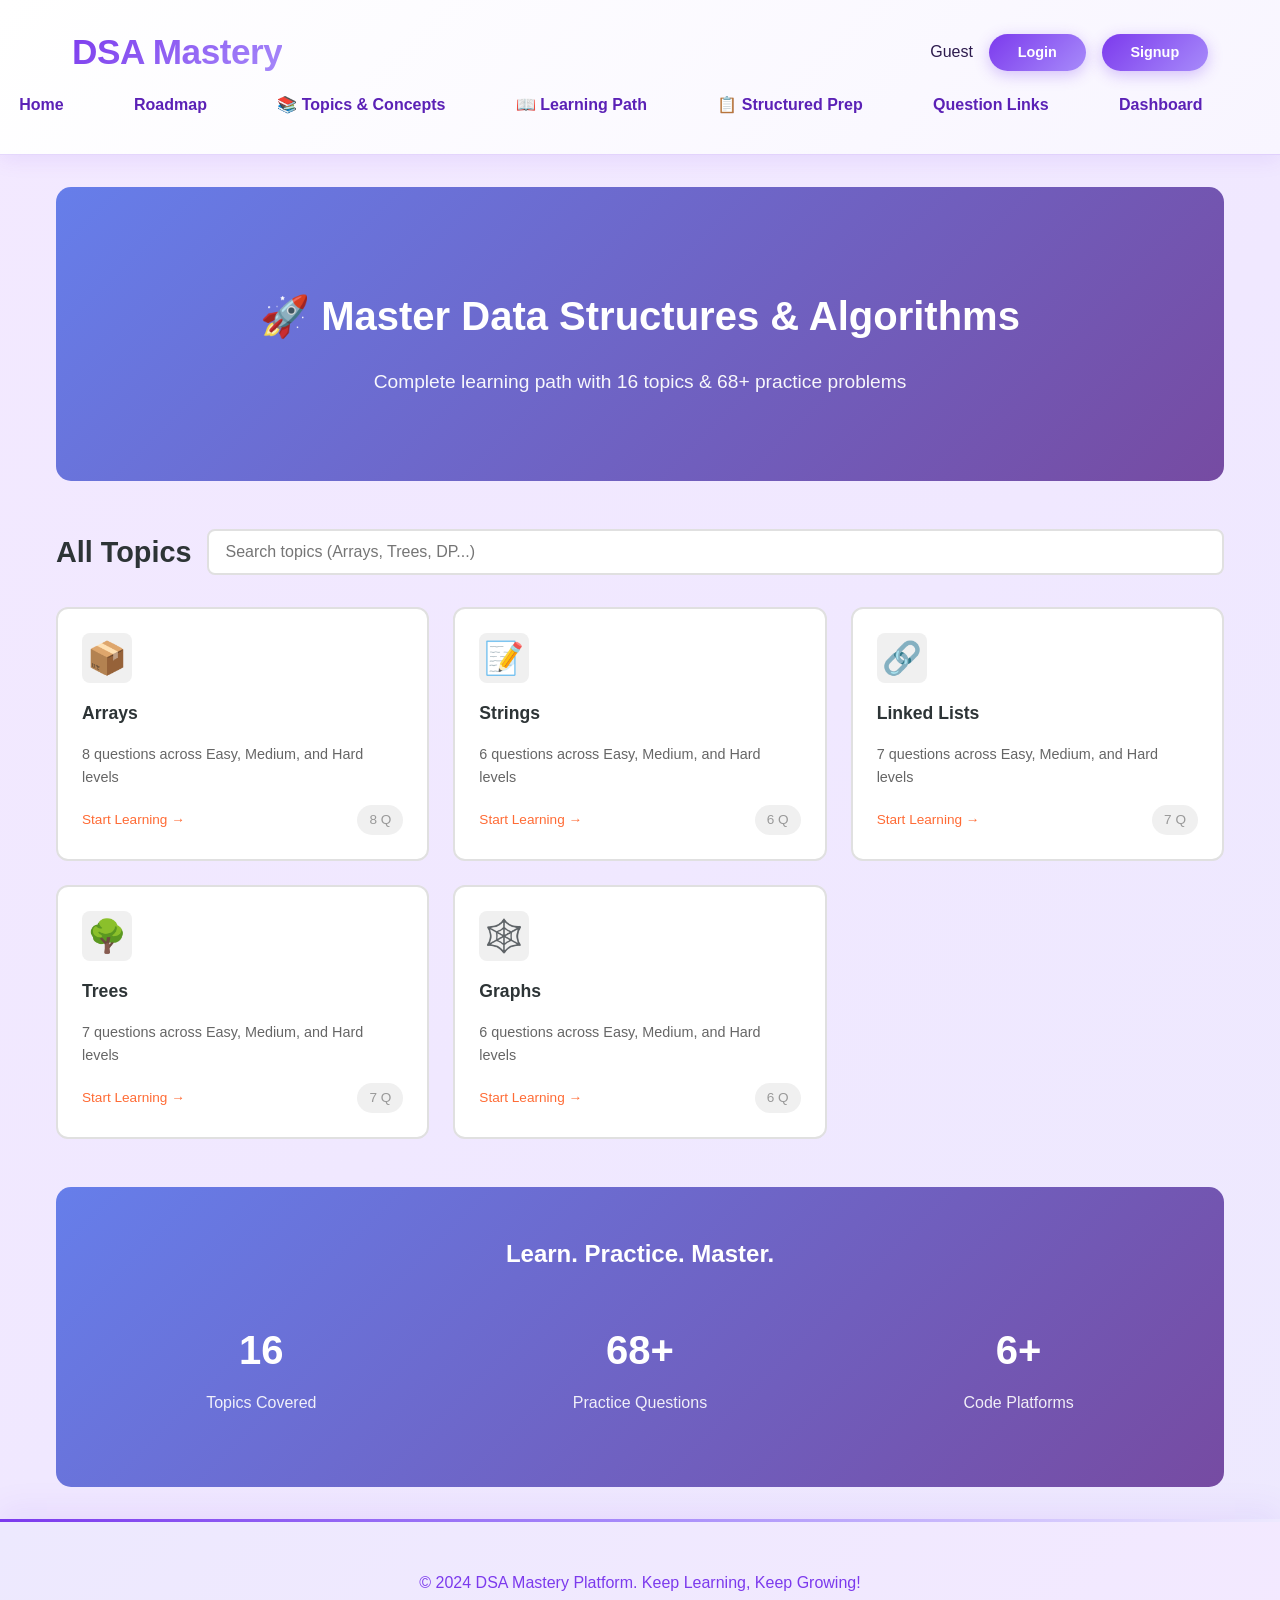
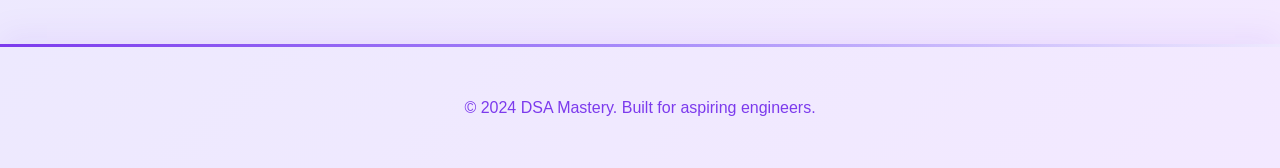
<file: roadmap.html>
<!DOCTYPE html>
<html lang="en">

<head>
    <meta charset="UTF-8">
    <meta name="viewport" content="width=device-width, initial-scale=1.0">
    <title>DSA Learning Roadmap</title>
    <link rel="stylesheet" href="style.css">
    <style>
        .roadmap-page {
            max-width: 1200px;
            margin: 0 auto;
            padding: 2rem 1rem;
        }

        .roadmap-hero {
            background: linear-gradient(135deg, #667eea 0%, #764ba2 100%);
            color: white;
            padding: 4rem 2rem;
            border-radius: 15px;
            text-align: center;
            margin-bottom: 3rem;
        }

        .roadmap-hero h1 {
            font-size: 2.5rem;
            margin-bottom: 0.5rem;
            font-weight: 700;
        }

        .roadmap-hero p {
            font-size: 1.2rem;
            opacity: 0.95;
        }

        .topics-section {
            margin: 3rem 0;
        }

        .section-header {
            display: flex;
            align-items: center;
            justify-content: space-between;
            gap: 1rem;
            margin-bottom: 2rem;
            flex-wrap: wrap;
        }

        .section-header h2 {
            font-size: 1.8rem;
            color: #2D3436;
            margin: 0;
        }

        .section-header input {
            flex: 1;
            min-width: 250px;
            padding: 0.75rem 1rem;
            border: 2px solid #e0e0e0;
            border-radius: 8px;
            font-size: 1rem;
        }

        .section-header input:focus {
            outline: none;
            border-color: #FF6B35;
            box-shadow: 0 0 5px rgba(255, 107, 53, 0.3);
        }

        .topics-grid {
            display: grid;
            grid-template-columns: repeat(auto-fill, minmax(280px, 1fr));
            gap: 1.5rem;
        }

        .topic-card {
            background: white;
            border: 2px solid #e0e0e0;
            border-radius: 12px;
            padding: 1.5rem;
            cursor: pointer;
            transition: all 0.3s ease;
            display: flex;
            flex-direction: column;
            gap: 1rem;
        }

        .topic-card:hover {
            border-color: #FF6B35;
            box-shadow: 0 8px 24px rgba(255, 107, 53, 0.2);
            transform: translateY(-4px);
        }

        .topic-icon {
            font-size: 2rem;
            width: 50px;
            height: 50px;
            display: flex;
            align-items: center;
            justify-content: center;
            background: #f0f0f0;
            border-radius: 8px;
        }

        .topic-card h3 {
            font-size: 1.1rem;
            color: #2D3436;
            margin: 0;
            font-weight: 600;
        }

        .topic-card p {
            color: #666;
            margin: 0;
            font-size: 0.9rem;
            flex: 1;
        }

        .topic-card-footer {
            display: flex;
            justify-content: space-between;
            align-items: center;
            font-size: 0.85rem;
            color: #999;
        }

        .question-count {
            background: #f0f0f0;
            padding: 0.25rem 0.75rem;
            border-radius: 20px;
        }

        .stats-overview {
            background: linear-gradient(135deg, #667eea 0%, #764ba2 100%);
            color: white;
            padding: 3rem 2rem;
            border-radius: 15px;
            margin-top: 3rem;
            text-align: center;
        }

        .stat-cards {
            display: grid;
            grid-template-columns: repeat(auto-fit, minmax(150px, 1fr));
            gap: 2rem;
        }

        .stat-card {
            padding: 1.5rem;
        }

        .stat-number {
            font-size: 2.5rem;
            font-weight: 700;
            margin-bottom: 0.5rem;
        }

        .stat-card p {
            font-size: 1rem;
            opacity: 0.9;
            margin: 0;
        }

        @media (max-width: 768px) {
            .roadmap-hero h1 {
                font-size: 1.8rem;
            }

            .section-header {
                flex-direction: column;
            }

            .section-header input {
                min-width: 100%;
            }

            .topics-grid {
                grid-template-columns: 1fr;
            }
        }
    </style>
</head>

<body>
    <header>
        <div class="header-container">
            <h1 class="logo">DSA Mastery</h1>
            <div id="authStatus">
                <span id="loginStatus">Guest</span>
                <button id="loginBtn" onclick="showAuthModal('login')">Login</button>
                <button id="signupBtn" onclick="showAuthModal('signup')">Signup</button>
                <button id="logoutBtn" onclick="logout()" style="display:none;">Logout</button>
            </div>
        </div>
        <nav class="main-nav">
            <a href="index.html">Home</a>
            <a href="roadmap.html" class="active">Roadmap</a>
            <a href="topics.html">📚 Topics & Concepts</a>
            <a href="learning-roadmap.html">📖 Learning Path</a>
            <a href="structured-roadmap.html">📋 Structured Prep</a>
            <a href="platform-links.html">Question Links</a>
            <a href="dashboard.html">Dashboard</a>
        </nav>
    </header>

    <!-- Auth Modal -->
    <div id="authModal" class="modal" style="display:none;">
        <div class="modal-content">
            <span class="close" onclick="closeAuthModal()">&times;</span>
            <h2 id="modalTitle">Login</h2>
            <form id="authForm">
                <input type="text" id="username" placeholder="Username" required>
                <input type="email" id="email" placeholder="Email" required>
                <input type="password" id="password" placeholder="Password" required>
                <button type="submit" id="submitBtn">Login</button>
            </form>
            <p id="authMsg"></p>
        </div>
    </div>

    <main class="roadmap-page">
        <!-- Hero Section -->
        <section class="roadmap-hero">
            <h1>🚀 Master Data Structures & Algorithms</h1>
            <p>Complete learning path with 16 topics & 68+ practice problems</p>
        </section>

        <!-- Topics Section -->
        <section class="topics-section">
            <div class="section-header">
                <h2>All Topics</h2>
                <input type="text" id="searchBox" placeholder="Search topics (Arrays, Trees, DP...)">
            </div>
            <div id="topicsContainer" class="topics-grid"></div>
        </section>

        <!-- Stats Overview -->
        <section class="stats-overview">
            <h2 style="color: white; margin-top: 0;">Learn. Practice. Master.</h2>
            <div class="stat-cards">
                <div class="stat-card">
                    <div class="stat-number">16</div>
                    <p>Topics Covered</p>
                </div>
                <div class="stat-card">
                    <div class="stat-number">68+</div>
                    <p>Practice Questions</p>
                </div>
                <div class="stat-card">
                    <div class="stat-number">6+</div>
                    <p>Code Platforms</p>
                </div>
            </div>
        </section>
    </main>

    <!-- Footer -->
    <footer>
        &copy; 2024 DSA Mastery Platform. Keep Learning, Keep Growing!
    </footer>

    <script src="questions.js?t=mixed-direct-search"></script>
    <script src="auth.js"></script>
    <script src="script.js"></script>
    <script>
        const topicIcons = {
            "arrays": "📦",
            "strings": "📝",
            "linked-lists": "🔗",
            "trees": "🌳",
            "graphs": "🕸️",
            "sorting": "📊",
            "dynamic-programming": "🧩",
            "stack-queue": "📚",
            "hash-table": "🗝️",
            "heap": "⬆️",
            "two-pointers": "👈👉",
            "sliding-window": "🪟",
            "backtracking": "↩️",
            "bit-manipulation": "⚙️",
            "trie": "🌲",
        };

        function initializeRoadmap() {
            const container = document.getElementById('topicsContainer');
            updateAuthUI();

            for (let key in questionsDB) {
                const topic = questionsDB[key];
                const questionCount = topic.questions.length;
                const icon = topicIcons[key] || "⭐";

                const card = document.createElement('div');
                card.className = 'topic-card';
                card.innerHTML = `
                    <div class="topic-icon">${icon}</div>
                    <h3>${topic.title}</h3>
                    <p>${questionCount} questions across Easy, Medium, and Hard levels</p>
                    <div class="topic-card-footer">
                        <a href="structured-roadmap.html" style="color: #FF6B35; text-decoration: none; font-weight: 500;">Start Learning →</a>
                        <span class="question-count">${questionCount} Q</span>
                    </div>
                `;
                container.appendChild(card);
            }

            // Search functionality
            document.getElementById('searchBox').addEventListener('input', function (e) {
                const query = e.target.value.toLowerCase();
                document.querySelectorAll('.topic-card').forEach(card => {
                    const title = card.querySelector('h3').textContent.toLowerCase();
                    card.style.display = title.includes(query) ? 'block' : 'none';
                });
            });
        }

        function updateAuthUI() {
            const loggedIn = isLoggedIn();
            document.getElementById('loginStatus').textContent = loggedIn ? `Hi, ${currentUser}!` : 'Guest';
            document.getElementById('loginBtn').style.display = loggedIn ? 'none' : 'inline';
            document.getElementById('signupBtn').style.display = loggedIn ? 'none' : 'inline';
            document.getElementById('logoutBtn').style.display = loggedIn ? 'inline' : 'none';
        }

        function showAuthModal(type) {
            document.getElementById('authModal').style.display = 'block';
            document.getElementById('modalTitle').textContent = type === 'signup' ? 'Signup' : 'Login';
            document.getElementById('submitBtn').textContent = type === 'signup' ? 'Signup' : 'Login';
            document.getElementById('authForm').onsubmit = type === 'signup' ? handleSignup : handleLogin;
        }

        function closeAuthModal() {
            document.getElementById('authModal').style.display = 'none';
            document.getElementById('authMsg').textContent = '';
        }

        window.onclick = function (event) {
            const modal = document.getElementById('authModal');
            if (event.target == modal) closeAuthModal();
        }

        document.addEventListener('DOMContentLoaded', initializeRoadmap);
    </script>
</body>

</html>

<!-- Footer -->
<footer>
    &copy; 2024 DSA Mastery. Built for aspiring engineers.
</footer>

<script src="roadmap.js"></script>
<script src="auth.js"></script>
<script src="script.js"></script>
<script>
    // Auth functions (reuse)
    function showAuthModal(type) {
        document.getElementById('authModal').style.display = 'block';
        document.getElementById('modalTitle').textContent = type === 'signup' ? 'Signup' : 'Login';
        document.getElementById('submitBtn').textContent = type === 'signup' ? 'Signup' : 'Login';
        document.getElementById('authForm').onsubmit = type === 'signup' ? handleSignup : handleLogin;
    }

    function closeAuthModal() {
        document.getElementById('authModal').style.display = 'none';
        document.getElementById('authMsg').textContent = '';
    }

    function updateAuthUI() {
        const loggedIn = isLoggedIn();
        document.getElementById('loginStatus').textContent = loggedIn ? `Hi, ${currentUser}!` : 'Guest';
        document.getElementById('loginBtn').style.display = loggedIn ? 'none' : 'inline';
        document.getElementById('signupBtn').style.display = loggedIn ? 'none' : 'inline';
        document.getElementById('logoutBtn').style.display = loggedIn ? 'inline' : 'none';
    }

    window.onclick = function (event) {
        const modal = document.getElementById('authModal');
        if (event.target == modal) closeAuthModal();
    }

    updateAuthUI();

    // Search & Sort
    document.getElementById('searchBox').addEventListener('input', filterTopics);
    document.getElementById('sortSelect').addEventListener('change', sortTopics);

    function filterTopics() {
        const query = document.getElementById('searchBox').value.toLowerCase();
        const cards = document.querySelectorAll('.topicCard');
        cards.forEach(card => {
            const title = card.querySelector('h3').textContent.toLowerCase();
            card.style.display = title.includes(query) ? 'block' : 'none';
        });
    }

    function sortTopics() {
        const sortBy = document.getElementById('sortSelect').value;
        const cards = Array.from(document.querySelectorAll('.topicCard'));
        cards.sort((a, b) => {
            if (sortBy === 'name') {
                return a.querySelector('h3').textContent.localeCompare(b.querySelector('h3').textContent);
            } else if (sortBy === 'patterns') {
                return parseInt(b.dataset.patterns) - parseInt(a.dataset.patterns);
            }
            return 0;
        }).forEach(card => document.getElementById('topicCards').appendChild(card));
    }

    // Update topic cards with dataset for sorting
    document.addEventListener('DOMContentLoaded', function () {
        const topicCards = document.querySelectorAll('.topicCard');
        topicCards.forEach(card => {
            const patternsText = card.querySelector('p:nth-of-type(1)').textContent.match(/(\\d+)/)?.[0] || '0';
            card.dataset.patterns = patternsText;
        });
    });
</script>
</body>

</html>
</file>
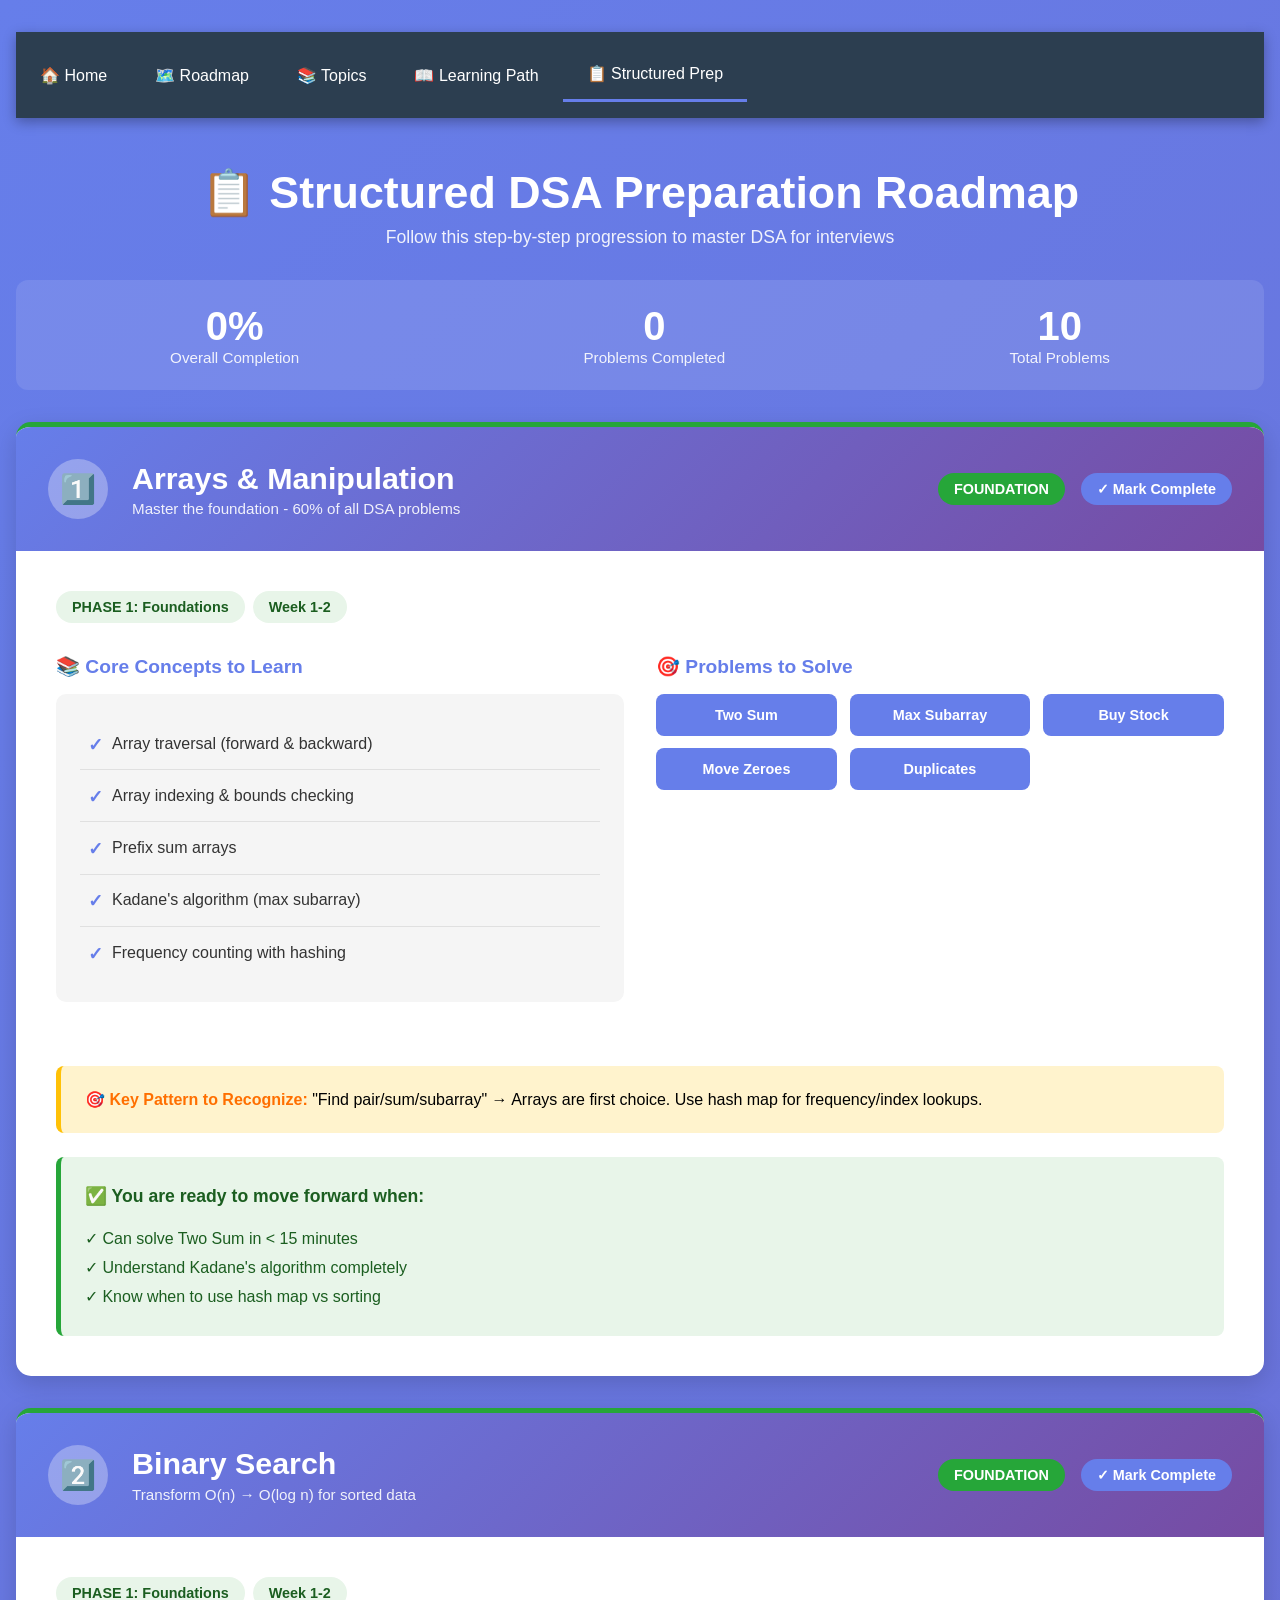
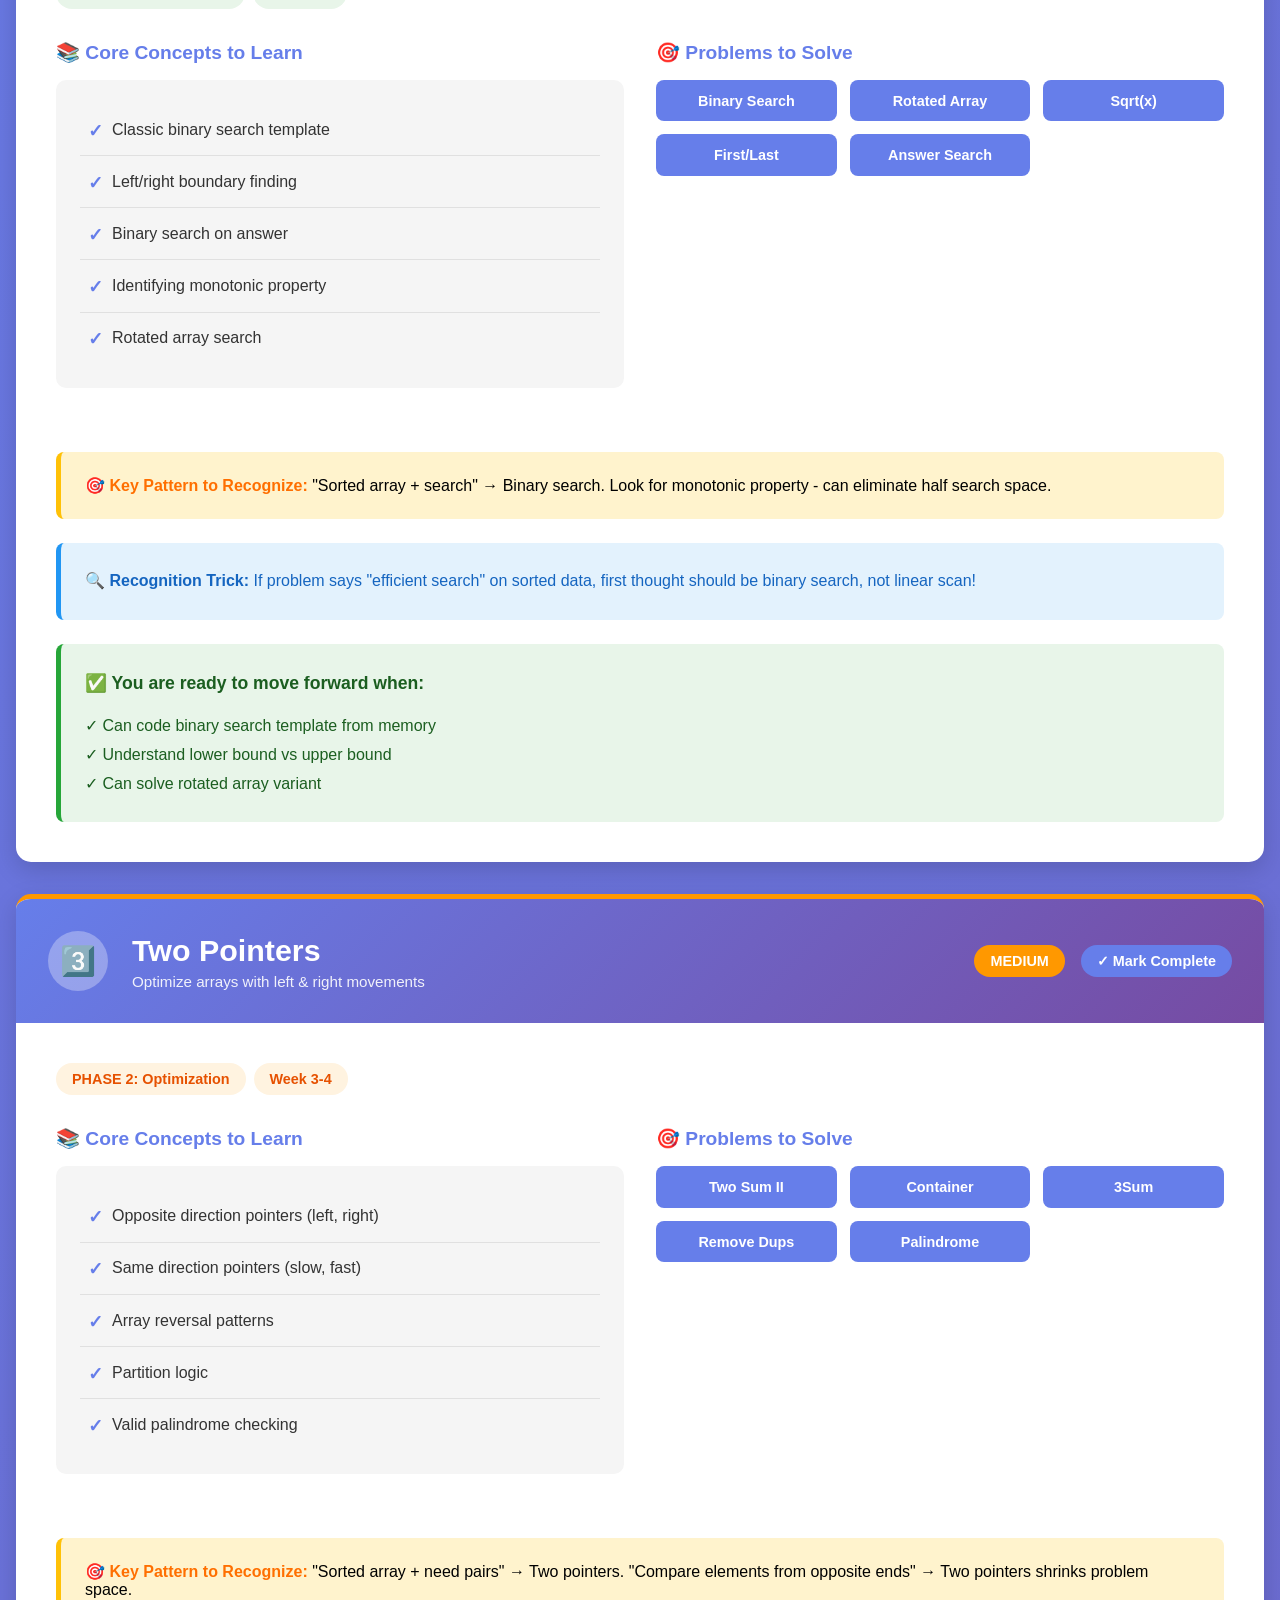
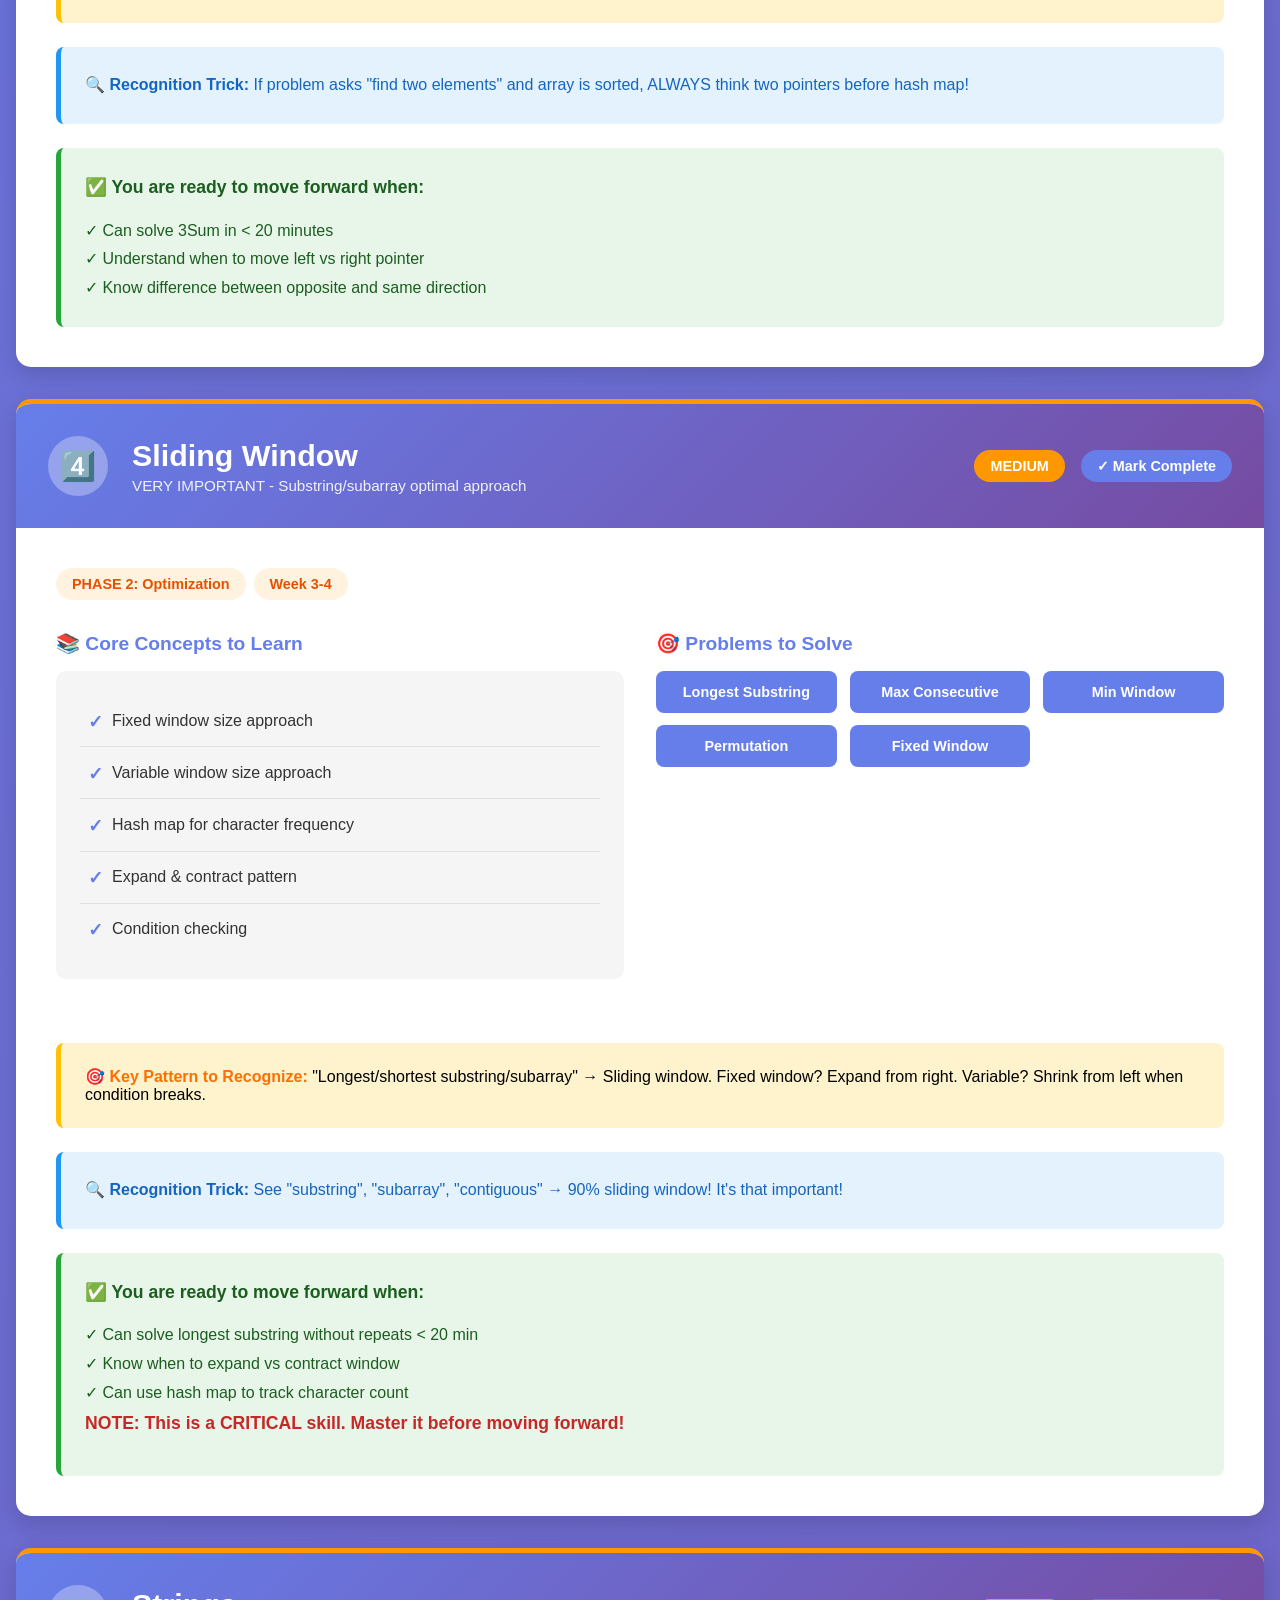
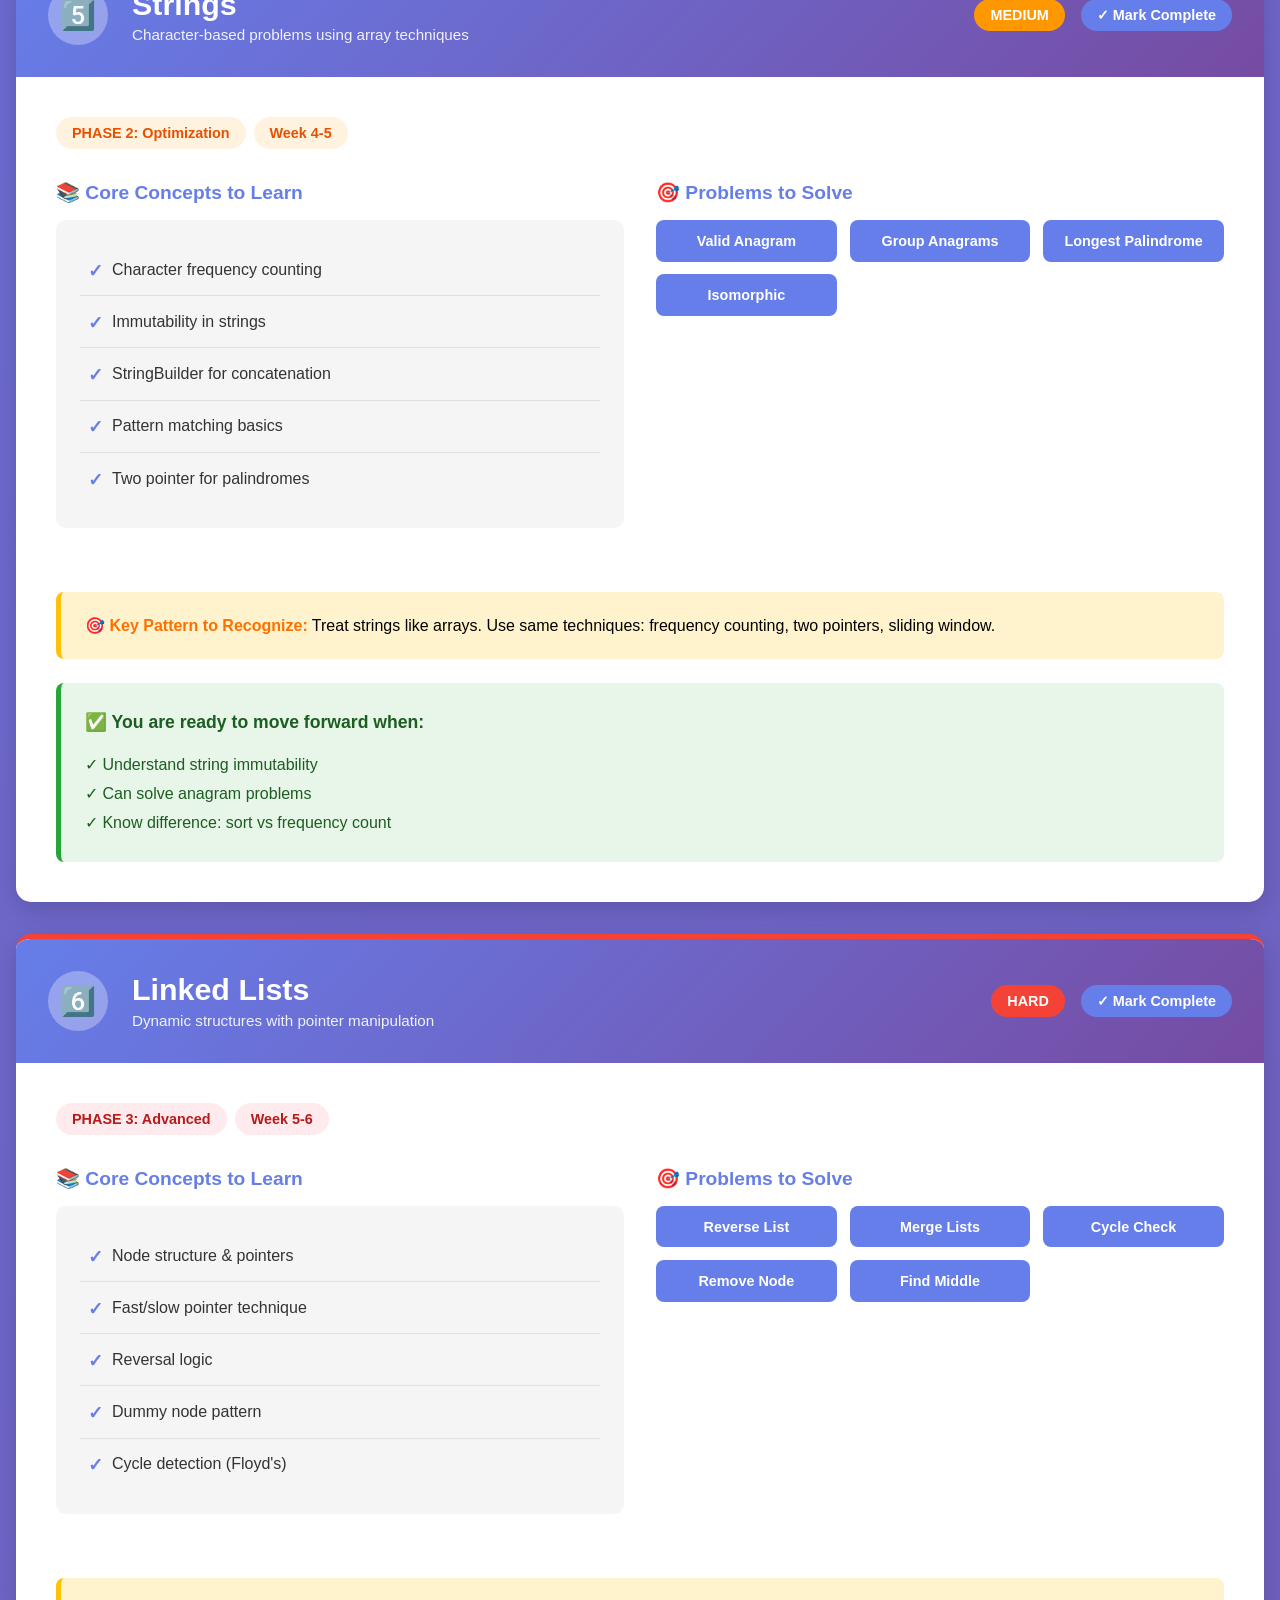
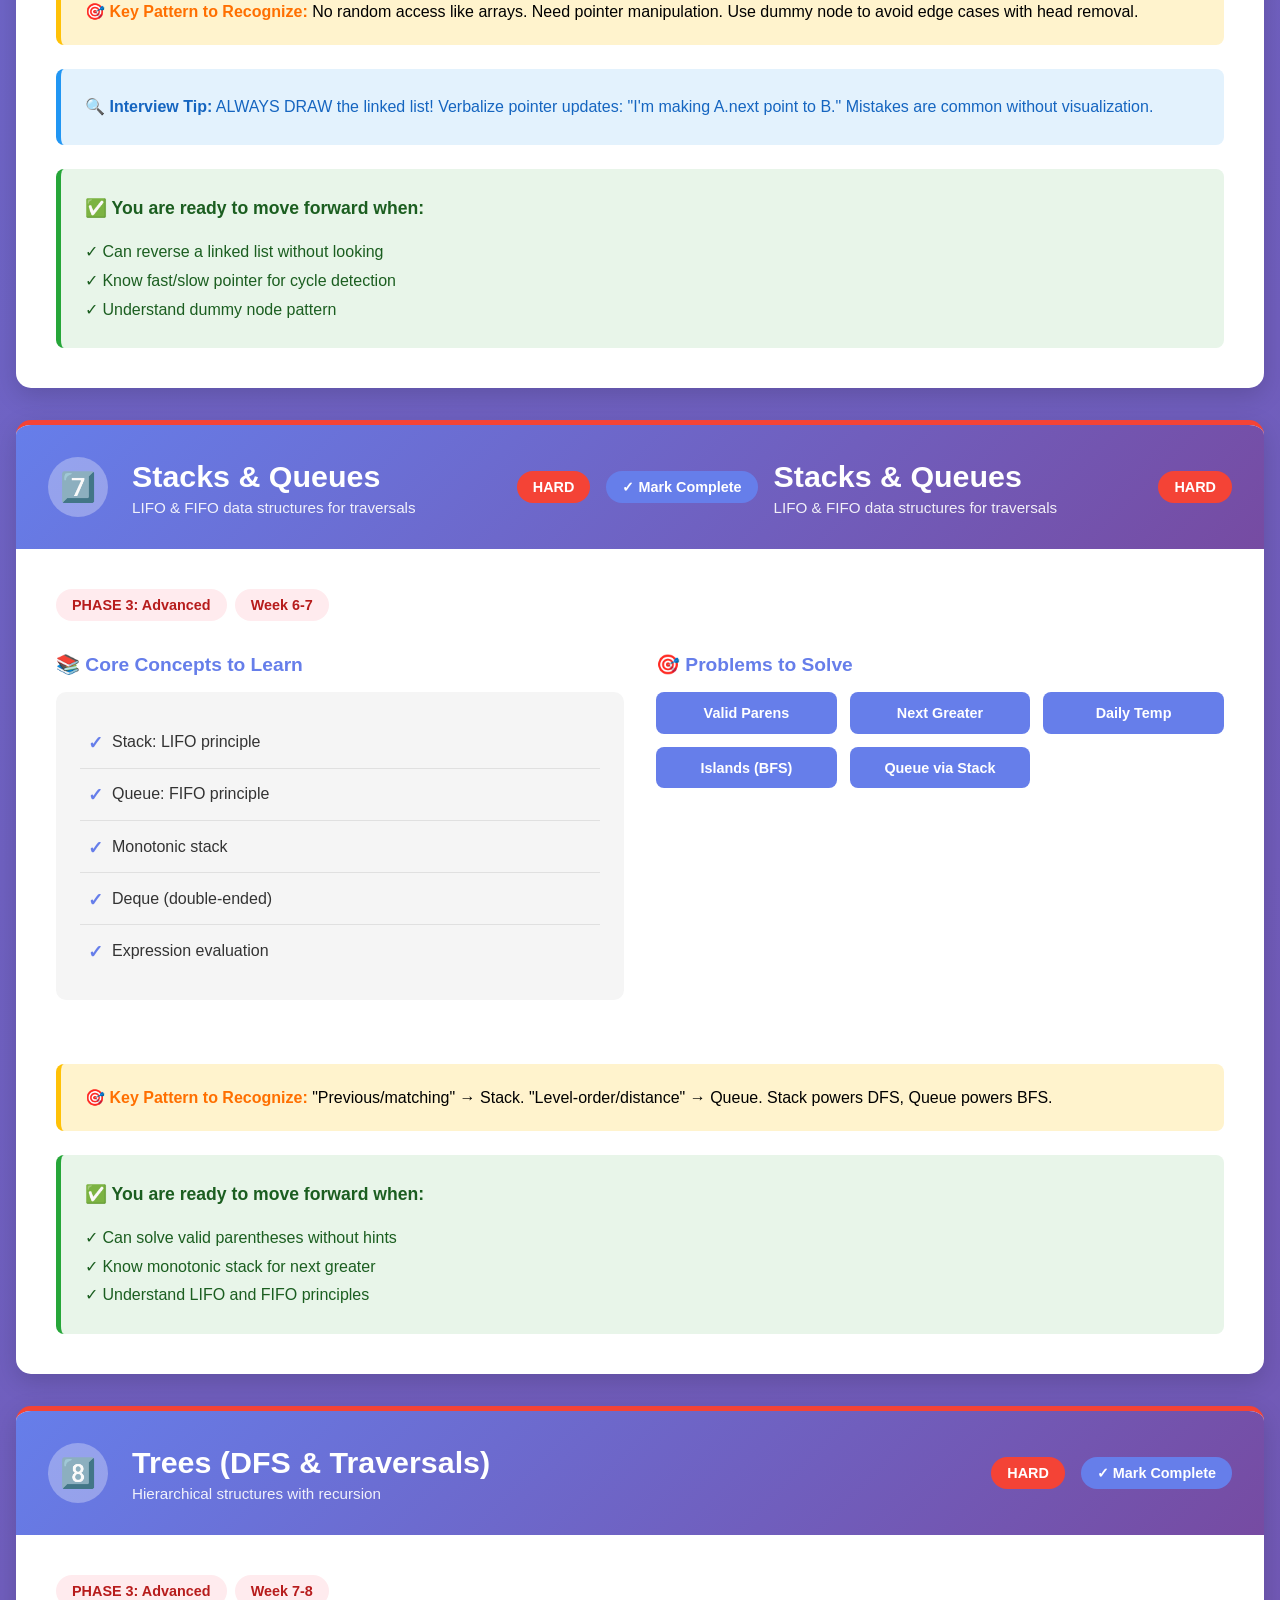
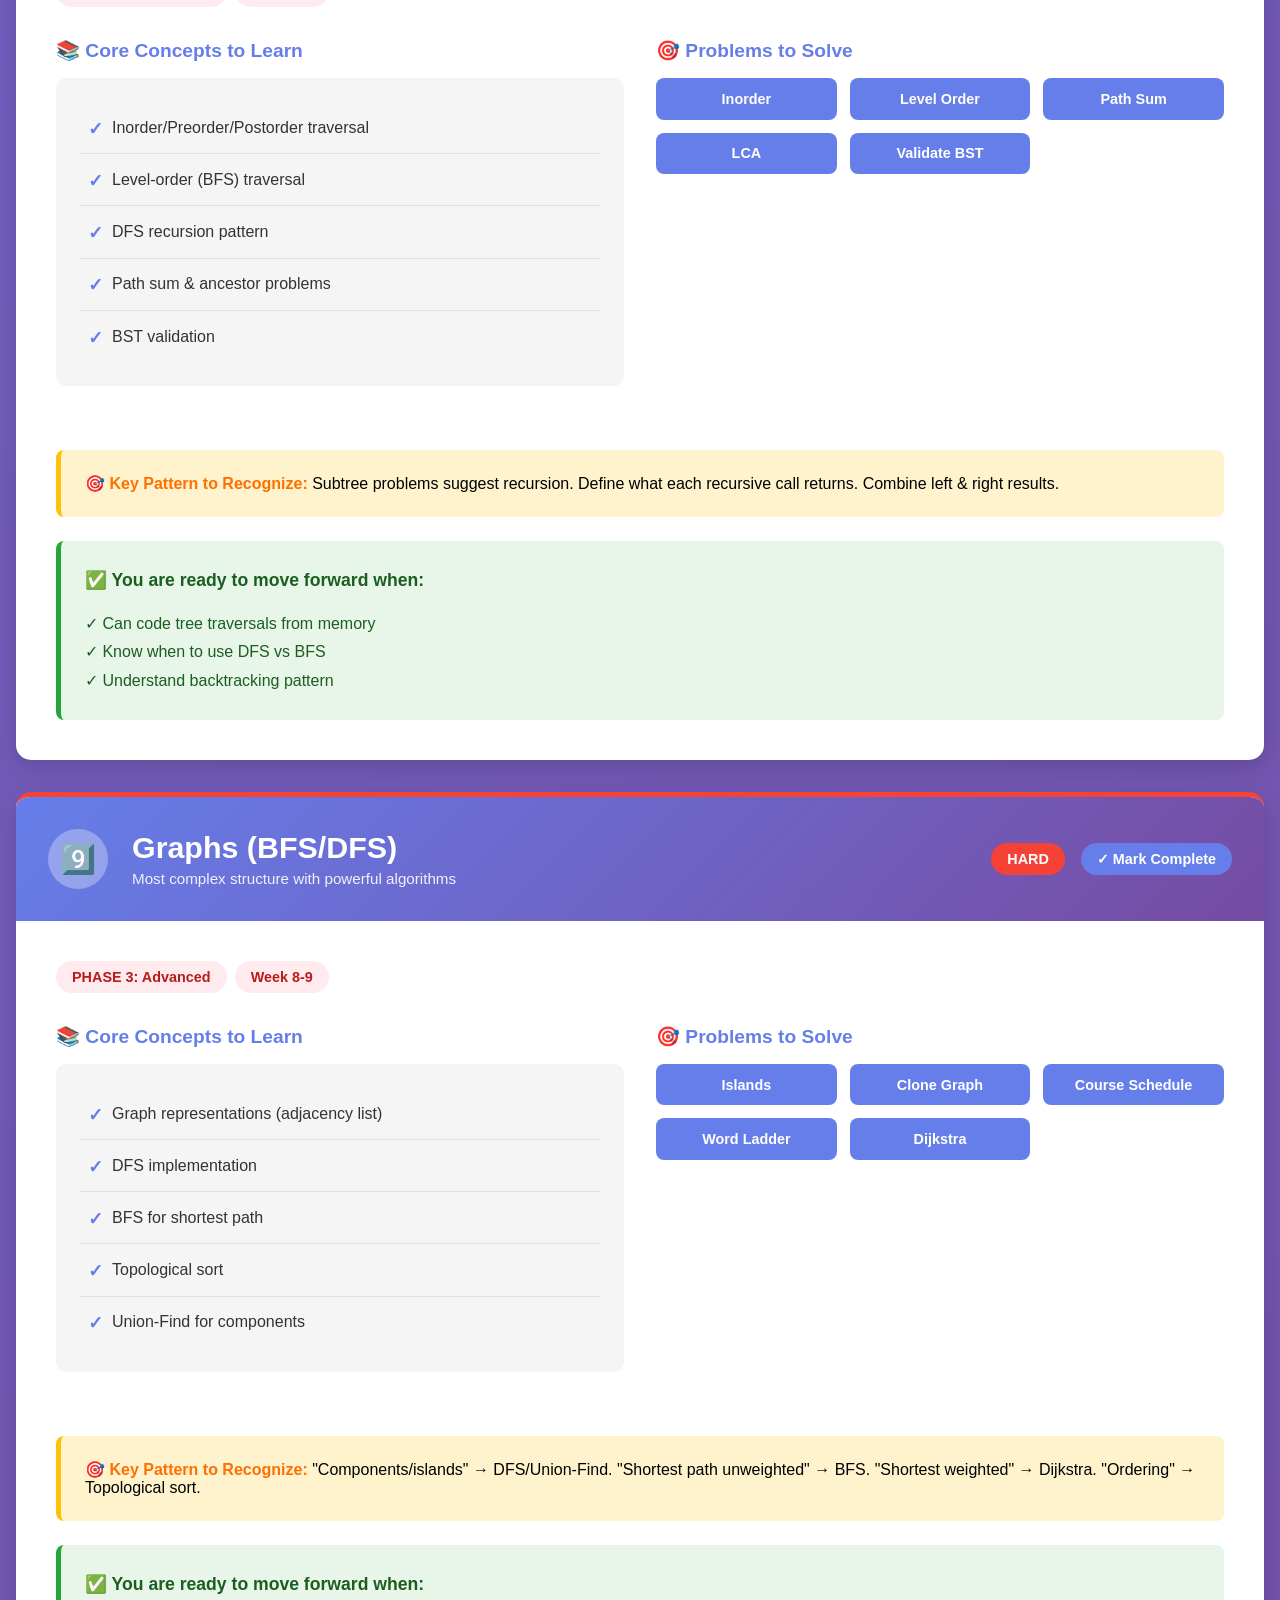
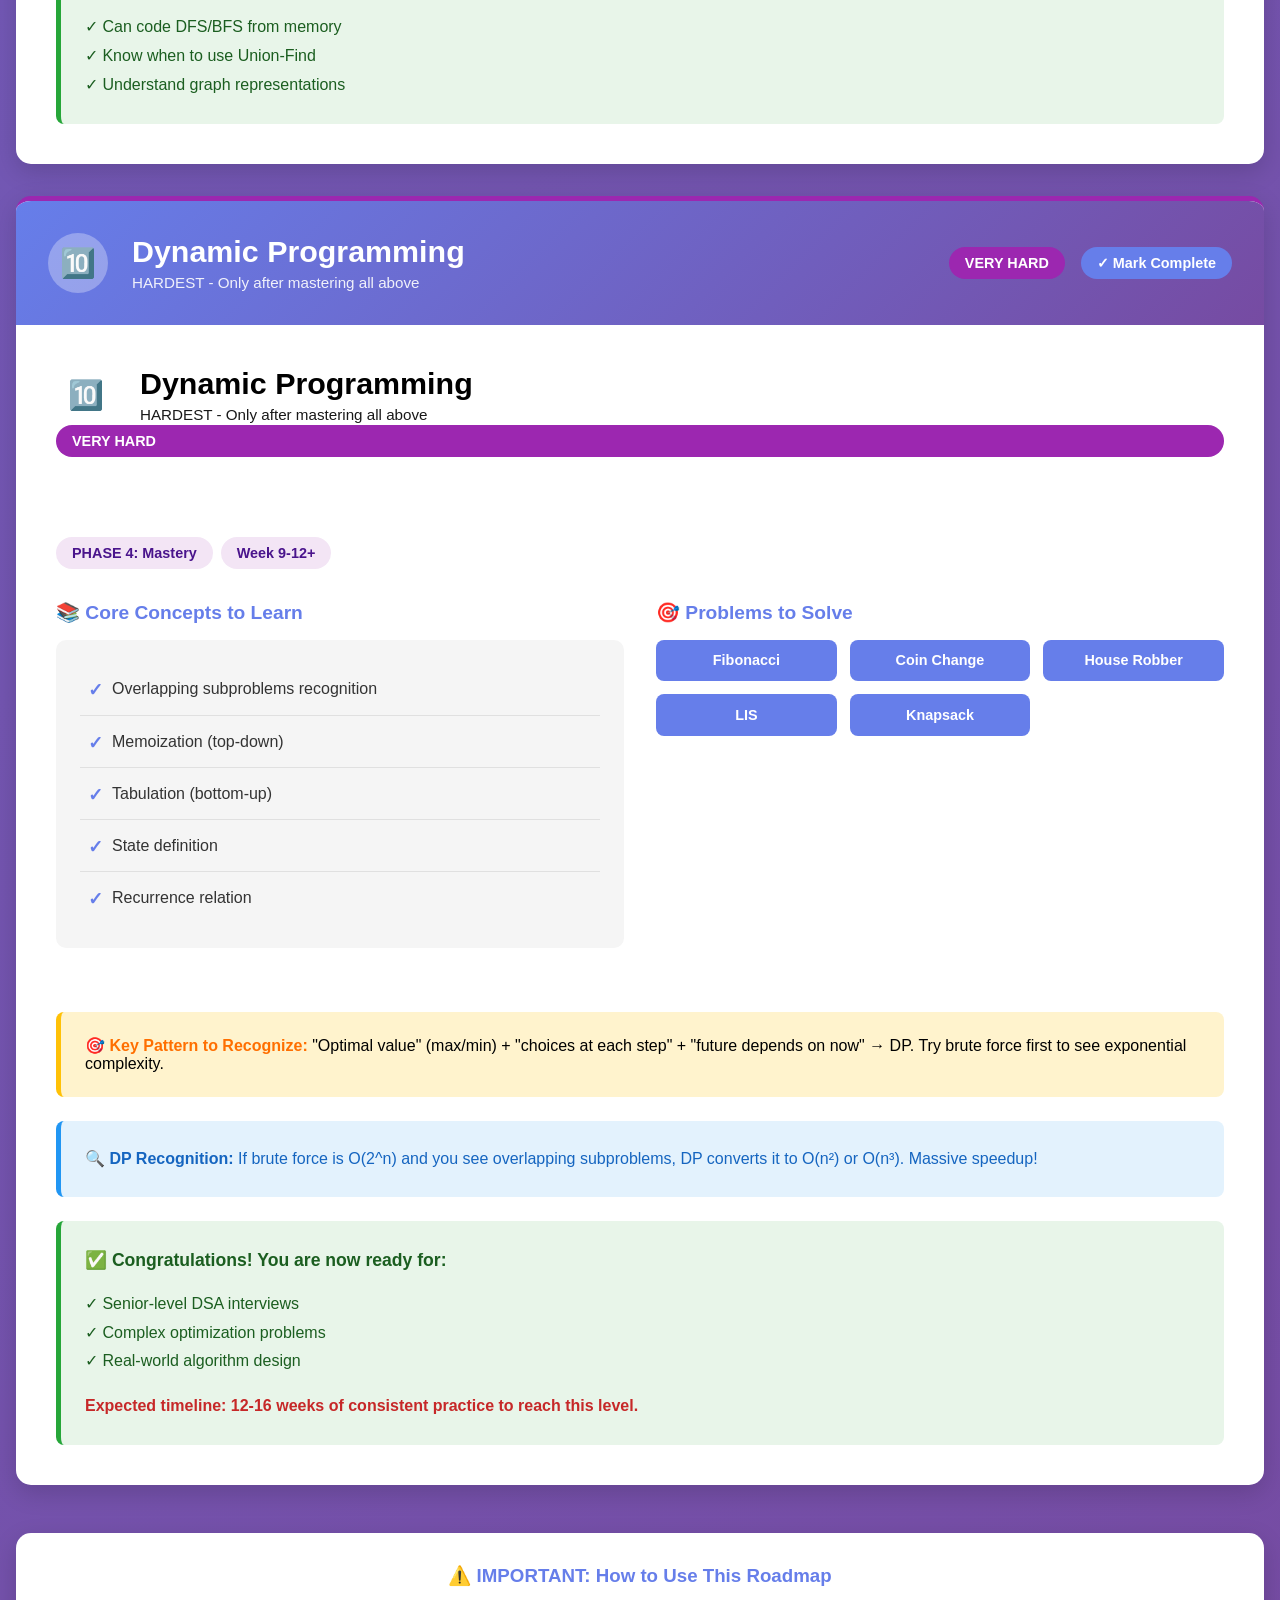
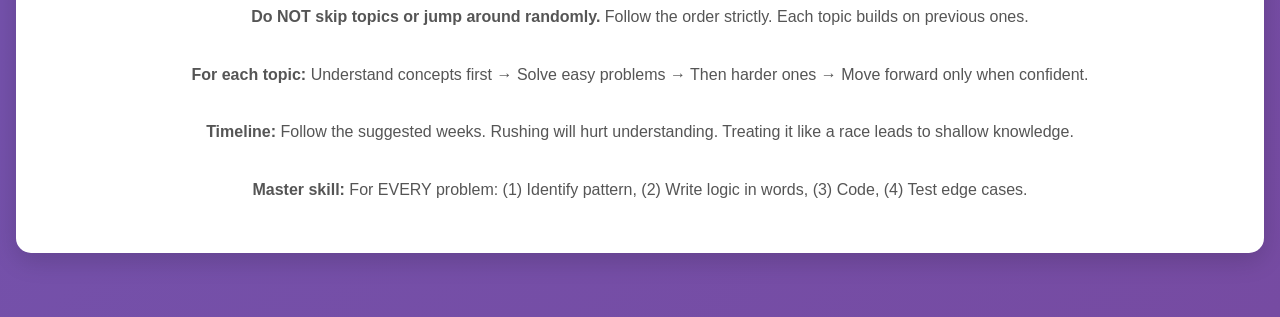
<file: structured-roadmap.html>
<!DOCTYPE html>
<html>

<head>
    <title>Structured DSA Learning Roadmap</title>
    <style>
        * {
            margin: 0;
            padding: 0;
            box-sizing: border-box;
        }

        body {
            font-family: 'Segoe UI', Arial, sans-serif;
            background: linear-gradient(135deg, #667eea 0%, #764ba2 100%);
            min-height: 100vh;
            padding: 2rem 1rem;
        }

        .nav {
            background: #2c3e50;
            padding: 1rem 0;
            box-shadow: 0 4px 12px rgba(0, 0, 0, 0.3);
            margin-bottom: 3rem;
        }

        .nav div {
            max-width: 1400px;
            margin: 0 auto;
            display: flex;
            align-items: center;
            flex-wrap: wrap;
        }

        .nav a {
            color: white;
            text-decoration: none;
            padding: 1rem 1.5rem;
            font-weight: 500;
            transition: 0.3s;
            white-space: nowrap;
        }

        .nav a:hover {
            background: #667eea;
        }

        .header {
            max-width: 1400px;
            margin: 0 auto 2rem;
            text-align: center;
            color: white;
        }

        .header h1 {
            font-size: 2.8rem;
            margin-bottom: 0.5rem;
        }

        .header p {
            font-size: 1.1rem;
            opacity: 0.9;
        }

        .container {
            max-width: 1300px;
            margin: 0 auto;
        }

        .topic-item {
            background: white;
            margin-bottom: 2rem;
            border-radius: 15px;
            box-shadow: 0 8px 25px rgba(0, 0, 0, 0.15);
            overflow: hidden;
            transition: transform 0.3s, box-shadow 0.3s;
            border-top: 5px solid;
        }

        .phase-1 {
            border-top-color: #26a639;
        }

        .phase-2 {
            border-top-color: #ff9800;
        }

        .phase-3 {
            border-top-color: #f44336;
        }

        .phase-4 {
            border-top-color: #9c27b0;
        }

        .topic-item:hover {
            transform: translateY(-3px);
            box-shadow: 0 12px 35px rgba(0, 0, 0, 0.2);
        }

        .topic-header {
            background: linear-gradient(135deg, #667eea 0%, #764ba2 100%);
            color: white;
            padding: 2rem;
            display: flex;
            justify-content: space-between;
            align-items: center;
        }

        .topic-number {
            background: rgba(255, 255, 255, 0.3);
            width: 60px;
            height: 60px;
            border-radius: 50%;
            display: flex;
            align-items: center;
            justify-content: center;
            font-size: 1.8rem;
            font-weight: bold;
            margin-right: 1.5rem;
            flex-shrink: 0;
        }

        .topic-title-section h2 {
            font-size: 1.9rem;
            margin-bottom: 0.3rem;
        }

        .topic-title-section p {
            font-size: 0.95rem;
            opacity: 0.9;
        }

        .difficulty {
            background: rgba(255, 255, 255, 0.2);
            color: white;
            padding: 0.5rem 1rem;
            border-radius: 20px;
            font-weight: 600;
            font-size: 0.9rem;
        }

        .topic-content {
            padding: 2.5rem;
        }

        .content-grid {
            display: grid;
            grid-template-columns: 1fr 1fr;
            gap: 2rem;
            margin-bottom: 2rem;
        }

        @media(max-width: 900px) {
            .content-grid {
                grid-template-columns: 1fr;
            }
        }

        .section {
            margin-bottom: 2rem;
        }

        .section h3 {
            color: #667eea;
            font-size: 1.2rem;
            margin-bottom: 1rem;
            display: flex;
            align-items: center;
            gap: 0.8rem;
        }

        .concept-list {
            list-style: none;
            background: #f5f5f5;
            padding: 1.5rem;
            border-radius: 10px;
        }

        .concept-list li {
            padding: 0.8rem 0 0.8rem 2rem;
            position: relative;
            color: #333;
            line-height: 1.6;
            border-bottom: 1px solid #e0e0e0;
        }

        .concept-list li:last-child {
            border-bottom: none;
        }

        .concept-list li:before {
            content: "✓";
            color: #667eea;
            font-weight: bold;
            position: absolute;
            left: 0.5rem;
            font-size: 1.1rem;
        }

        .problem-buttons {
            display: grid;
            grid-template-columns: repeat(auto-fit, minmax(140px, 1fr));
            gap: 0.8rem;
        }

        .problem-btn {
            display: block;
            text-align: center;
            background: #667eea;
            color: white;
            padding: 0.8rem 1rem;
            border-radius: 8px;
            text-decoration: none;
            font-weight: 600;
            transition: 0.3s;
            font-size: 0.9rem;
            word-break: break-word;
        }

        .problem-btn:hover {
            background: #764ba2;
            transform: translateY(-2px);
        }

        .key-pattern {
            background: #fff3cd;
            border-left: 5px solid #ffc107;
            padding: 1.5rem;
            border-radius: 8px;
            margin-bottom: 1.5rem;
        }

        .key-pattern strong {
            color: #ff6f00;
        }

        .recognition-box {
            background: #e3f2fd;
            border-left: 5px solid #2196f3;
            padding: 1.5rem;
            border-radius: 8px;
            color: #1565c0;
            line-height: 1.8;
            margin-bottom: 1.5rem;
        }

        .next-steps {
            background: #e8f5e9;
            border-left: 5px solid #26a639;
            padding: 1.5rem;
            border-radius: 8px;
            color: #1b5e20;
            line-height: 1.8;
        }

        .next-steps strong {
            display: block;
            margin-bottom: 0.8rem;
            font-size: 1.1rem;
        }

        .timeline {
            display: flex;
            gap: 0.5rem;
            margin-bottom: 2rem;
            flex-wrap: wrap;
        }

        .phase-badge {
            padding: 0.5rem 1rem;
            border-radius: 20px;
            font-weight: 600;
            font-size: 0.9rem;
        }

        .badge-1 {
            background: #e8f5e9;
            color: #1b5e20;
        }

        .badge-2 {
            background: #fff3e0;
            color: #e65100;
        }

        .badge-3 {
            background: #ffebee;
            color: #b71c1c;
        }

        .badge-4 {
            background: #f3e5f5;
            color: #4a148c;
        }

        .footer-note {
            background: white;
            padding: 2rem;
            border-radius: 15px;
            box-shadow: 0 8px 25px rgba(0, 0, 0, 0.15);
            text-align: center;
            color: #333;
        }

        .footer-note h3 {
            color: #667eea;
            margin-bottom: 1rem;
        }

        .mark-complete-btn:hover {
            transform: translateY(-2px);
            box-shadow: 0 4px 12px rgba(102, 126, 234, 0.4);
        }

        .mark-complete-btn:active {
            transform: translateY(0);
        }
    </style>
</head>

<body>

    <div class="nav">
        <div>
            <a href="index.html">🏠 Home</a>
            <a href="roadmap.html">🗺️ Roadmap</a>
            <a href="topics.html">📚 Topics</a>
            <a href="learning-roadmap.html">📖 Learning Path</a>
            <a href="structured-roadmap.html" style="border-bottom: 3px solid #667eea;">📋 Structured Prep</a>
        </div>
    </div>

    <div class="header">
        <h1>📋 Structured DSA Preparation Roadmap</h1>
        <p>Follow this step-by-step progression to master DSA for interviews</p>
        <div id="progressTracker"
            style="margin-top: 2rem; background: rgba(255,255,255,0.1); padding: 1.5rem; border-radius: 12px; color: white;">
            <div style="display: flex; justify-content: space-around; flex-wrap: wrap; gap: 1.5rem;">
                <div style="text-align: center;">
                    <div style="font-size: 2.5rem; font-weight: bold;" id="completionPercentage">0%</div>
                    <div style="font-size: 0.95rem; opacity: 0.9;">Overall Completion</div>
                </div>
                <div style="text-align: center;">
                    <div style="font-size: 2.5rem; font-weight: bold;" id="problemsCompleted">0</div>
                    <div style="font-size: 0.95rem; opacity: 0.9;">Problems Completed</div>
                </div>
                <div style="text-align: center;">
                    <div style="font-size: 2.5rem; font-weight: bold;" id="problemsTotal">0</div>
                    <div style="font-size: 0.95rem; opacity: 0.9;">Total Problems</div>
                </div>
            </div>
        </div>
    </div>

    <div class="container">

        <!-- PHASE 1: FOUNDATIONS -->

        <!-- TOPIC 1: ARRAYS -->
        <div class="topic-item phase-1" data-topic-id="arrays">
            <div class="topic-header">
                <div style="display: flex; align-items: center;">
                    <div class="topic-number">1️⃣</div>
                    <div class="topic-title-section">
                        <h2>Arrays & Manipulation</h2>
                        <p>Master the foundation - 60% of all DSA problems</p>
                    </div>
                </div>
                <div style="display: flex; gap: 1rem; align-items: center;">
                    <div class="difficulty" style="background: #26a639;">FOUNDATION</div>
                    <button class="mark-complete-btn" onclick="markTopicComplete('arrays')"
                        style="background: #667eea; color: white; border: none; padding: 0.5rem 1rem; border-radius: 20px; font-weight: 600; cursor: pointer; font-size: 0.9rem; transition: 0.3s;">✓
                        Mark Complete</button>
                </div>
            </div>
            <div class="topic-content">

                <div class="timeline">
                    <span class="phase-badge badge-1">PHASE 1: Foundations</span>
                    <span class="phase-badge badge-1">Week 1-2</span>
                </div>

                <div class="content-grid">
                    <div>
                        <div class="section">
                            <h3>📚 Core Concepts to Learn</h3>
                            <ul class="concept-list">
                                <li>Array traversal (forward & backward)</li>
                                <li>Array indexing & bounds checking</li>
                                <li>Prefix sum arrays</li>
                                <li>Kadane's algorithm (max subarray)</li>
                                <li>Frequency counting with hashing</li>
                            </ul>
                        </div>
                    </div>

                    <div>
                        <div class="section">
                            <h3>🎯 Problems to Solve</h3>
                            <div class="problem-buttons">
                                <a href="category.html?topic=Arrays" class="problem-btn">Two Sum</a>
                                <a href="category.html?topic=Arrays" class="problem-btn">Max Subarray</a>
                                <a href="category.html?topic=Arrays" class="problem-btn">Buy Stock</a>
                                <a href="category.html?topic=Arrays" class="problem-btn">Move Zeroes</a>
                                <a href="category.html?topic=Arrays" class="problem-btn">Duplicates</a>
                            </div>
                        </div>
                    </div>
                </div>

                <div class="key-pattern">
                    <strong>🎯 Key Pattern to Recognize:</strong> "Find pair/sum/subarray" → Arrays are first choice.
                    Use hash map for frequency/index lookups.
                </div>

                <div class="next-steps">
                    <strong>✅ You are ready to move forward when:</strong>
                    <p>✓ Can solve Two Sum in < 15 minutes</p>
                            <p>✓ Understand Kadane's algorithm completely</p>
                            <p>✓ Know when to use hash map vs sorting</p>
                </div>
            </div>
        </div>

        <!-- TOPIC 2: BINARY SEARCH -->
        <div class="topic-item phase-1" data-topic-id="binary-search">
            <div class="topic-header">
                <div style="display: flex; align-items: center;">
                    <div class="topic-number">2️⃣</div>
                    <div class="topic-title-section">
                        <h2>Binary Search</h2>
                        <p>Transform O(n) → O(log n) for sorted data</p>
                    </div>
                </div>
                <div style="display: flex; gap: 1rem; align-items: center;">
                    <div class="difficulty" style="background: #26a639;">FOUNDATION</div>
                    <button class="mark-complete-btn" onclick="markTopicComplete('binary-search')"
                        style="background: #667eea; color: white; border: none; padding: 0.5rem 1rem; border-radius: 20px; font-weight: 600; cursor: pointer; font-size: 0.9rem; transition: 0.3s;">✓
                        Mark Complete</button>
                </div>
            </div>
            <div class="topic-content">

                <div class="timeline">
                    <span class="phase-badge badge-1">PHASE 1: Foundations</span>
                    <span class="phase-badge badge-1">Week 1-2</span>
                </div>

                <div class="content-grid">
                    <div>
                        <div class="section">
                            <h3>📚 Core Concepts to Learn</h3>
                            <ul class="concept-list">
                                <li>Classic binary search template</li>
                                <li>Left/right boundary finding</li>
                                <li>Binary search on answer</li>
                                <li>Identifying monotonic property</li>
                                <li>Rotated array search</li>
                            </ul>
                        </div>
                    </div>

                    <div>
                        <div class="section">
                            <h3>🎯 Problems to Solve</h3>
                            <div class="problem-buttons">
                                <a href="category.html?topic=Binary%20Search" class="problem-btn">Binary Search</a>
                                <a href="category.html?topic=Binary%20Search" class="problem-btn">Rotated Array</a>
                                <a href="category.html?topic=Binary%20Search" class="problem-btn">Sqrt(x)</a>
                                <a href="category.html?topic=Binary%20Search" class="problem-btn">First/Last</a>
                                <a href="category.html?topic=Binary%20Search" class="problem-btn">Answer Search</a>
                            </div>
                        </div>
                    </div>
                </div>

                <div class="key-pattern">
                    <strong>🎯 Key Pattern to Recognize:</strong> "Sorted array + search" → Binary search. Look for
                    monotonic property - can eliminate half search space.
                </div>

                <div class="recognition-box">
                    <strong>🔍 Recognition Trick:</strong> If problem says "efficient search" on sorted data, first
                    thought should be binary search, not linear scan!
                </div>

                <div class="next-steps">
                    <strong>✅ You are ready to move forward when:</strong>
                    <p>✓ Can code binary search template from memory</p>
                    <p>✓ Understand lower bound vs upper bound</p>
                    <p>✓ Can solve rotated array variant</p>
                </div>
            </div>
        </div>

        <!-- PHASE 2: OPTIMIZATION TECHNIQUES -->

        <!-- TOPIC 3: TWO POINTERS -->
        <div class="topic-item phase-2" data-topic-id="two-pointers">
            <div class="topic-header">
                <div style="display: flex; align-items: center;">
                    <div class="topic-number">3️⃣</div>
                    <div class="topic-title-section">
                        <h2>Two Pointers</h2>
                        <p>Optimize arrays with left & right movements</p>
                    </div>
                </div>
                <div style="display: flex; gap: 1rem; align-items: center;">
                    <div class="difficulty" style="background: #ff9800;">MEDIUM</div>
                    <button class="mark-complete-btn" onclick="markTopicComplete('two-pointers')"
                        style="background: #667eea; color: white; border: none; padding: 0.5rem 1rem; border-radius: 20px; font-weight: 600; cursor: pointer; font-size: 0.9rem; transition: 0.3s;">✓
                        Mark Complete</button>
                </div>
            </div>
            <div class="topic-content">

                <div class="timeline">
                    <span class="phase-badge badge-2">PHASE 2: Optimization</span>
                    <span class="phase-badge badge-2">Week 3-4</span>
                </div>

                <div class="content-grid">
                    <div>
                        <div class="section">
                            <h3>📚 Core Concepts to Learn</h3>
                            <ul class="concept-list">
                                <li>Opposite direction pointers (left, right)</li>
                                <li>Same direction pointers (slow, fast)</li>
                                <li>Array reversal patterns</li>
                                <li>Partition logic</li>
                                <li>Valid palindrome checking</li>
                            </ul>
                        </div>
                    </div>

                    <div>
                        <div class="section">
                            <h3>🎯 Problems to Solve</h3>
                            <div class="problem-buttons">
                                <a href="category.html?topic=Two%20Pointers" class="problem-btn">Two Sum II</a>
                                <a href="category.html?topic=Two%20Pointers" class="problem-btn">Container</a>
                                <a href="category.html?topic=Two%20Pointers" class="problem-btn">3Sum</a>
                                <a href="category.html?topic=Two%20Pointers" class="problem-btn">Remove
                                    Dups</a>
                                <a href="category.html?topic=Two%20Pointers" class="problem-btn">Palindrome</a>
                            </div>
                        </div>
                    </div>
                </div>

                <div class="key-pattern">
                    <strong>🎯 Key Pattern to Recognize:</strong> "Sorted array + need pairs" → Two pointers. "Compare
                    elements from opposite ends" → Two pointers shrinks problem space.
                </div>

                <div class="recognition-box">
                    <strong>🔍 Recognition Trick:</strong> If problem asks "find two elements" and array is sorted,
                    ALWAYS think two pointers before hash map!
                </div>

                <div class="next-steps">
                    <strong>✅ You are ready to move forward when:</strong>
                    <p>✓ Can solve 3Sum in < 20 minutes</p>
                            <p>✓ Understand when to move left vs right pointer</p>
                            <p>✓ Know difference between opposite and same direction</p>
                </div>
            </div>
        </div>

        <!-- TOPIC 4: SLIDING WINDOW -->
        <div class="topic-item phase-2" data-topic-id="sliding-window">
            <div class="topic-header">
                <div style="display: flex; align-items: center;">
                    <div class="topic-number">4️⃣</div>
                    <div class="topic-title-section">
                        <h2>Sliding Window</h2>
                        <p>VERY IMPORTANT - Substring/subarray optimal approach</p>
                    </div>
                </div>
                <div style="display: flex; gap: 1rem; align-items: center;">
                    <div class="difficulty" style="background: #ff9800;">MEDIUM</div>
                    <button class="mark-complete-btn" onclick="markTopicComplete('sliding-window')"
                        style="background: #667eea; color: white; border: none; padding: 0.5rem 1rem; border-radius: 20px; font-weight: 600; cursor: pointer; font-size: 0.9rem; transition: 0.3s;">✓
                        Mark Complete</button>
                </div>
            </div>
            <div class="topic-content">

                <div class="timeline">
                    <span class="phase-badge badge-2">PHASE 2: Optimization</span>
                    <span class="phase-badge badge-2">Week 3-4</span>
                </div>

                <div class="content-grid">
                    <div>
                        <div class="section">
                            <h3>📚 Core Concepts to Learn</h3>
                            <ul class="concept-list">
                                <li>Fixed window size approach</li>
                                <li>Variable window size approach</li>
                                <li>Hash map for character frequency</li>
                                <li>Expand & contract pattern</li>
                                <li>Condition checking</li>
                            </ul>
                        </div>
                    </div>

                    <div>
                        <div class="section">
                            <h3>🎯 Problems to Solve</h3>
                            <div class="problem-buttons">
                                <a href="category.html?topic=Sliding%20Window" class="problem-btn">Longest
                                    Substring</a>
                                <a href="category.html?topic=Sliding%20Window" class="problem-btn">Max
                                    Consecutive</a>
                                <a href="category.html?topic=Sliding%20Window" class="problem-btn">Min
                                    Window</a>
                                <a href="category.html?topic=Sliding%20Window" class="problem-btn">Permutation</a>
                                <a href="category.html?topic=Sliding%20Window" class="problem-btn">Fixed
                                    Window</a>
                            </div>
                        </div>
                    </div>
                </div>

                <div class="key-pattern">
                    <strong>🎯 Key Pattern to Recognize:</strong> "Longest/shortest substring/subarray" → Sliding
                    window. Fixed window? Expand from right. Variable? Shrink from left when condition breaks.
                </div>

                <div class="recognition-box">
                    <strong>🔍 Recognition Trick:</strong> See "substring", "subarray", "contiguous" → 90% sliding
                    window! It's that important!
                </div>

                <div class="next-steps">
                    <strong>✅ You are ready to move forward when:</strong>
                    <p>✓ Can solve longest substring without repeats < 20 min</p>
                            <p>✓ Know when to expand vs contract window</p>
                            <p>✓ Can use hash map to track character count</p>
                            <p><strong style="color: #c62828;">NOTE: This is a CRITICAL skill. Master it before moving
                                    forward!</strong></p>
                </div>
            </div>
        </div>

        <!-- TOPIC 5: STRINGS -->
        <div class="topic-item phase-2" data-topic-id="strings">
            <div class="topic-header">
                <div style="display: flex; align-items: center;">
                    <div class="topic-number">5️⃣</div>
                    <div class="topic-title-section">
                        <h2>Strings</h2>
                        <p>Character-based problems using array techniques</p>
                    </div>
                </div>
                <div style="display: flex; gap: 1rem; align-items: center;">
                    <div class="difficulty" style="background: #ff9800;">MEDIUM</div>
                    <button class="mark-complete-btn" onclick="markTopicComplete('strings')"
                        style="background: #667eea; color: white; border: none; padding: 0.5rem 1rem; border-radius: 20px; font-weight: 600; cursor: pointer; font-size: 0.9rem; transition: 0.3s;">✓
                        Mark Complete</button>
                </div>
            </div>
            <div class="topic-content">

                <div class="timeline">
                    <span class="phase-badge badge-2">PHASE 2: Optimization</span>
                    <span class="phase-badge badge-2">Week 4-5</span>
                </div>

                <div class="content-grid">
                    <div>
                        <div class="section">
                            <h3>📚 Core Concepts to Learn</h3>
                            <ul class="concept-list">
                                <li>Character frequency counting</li>
                                <li>Immutability in strings</li>
                                <li>StringBuilder for concatenation</li>
                                <li>Pattern matching basics</li>
                                <li>Two pointer for palindromes</li>
                            </ul>
                        </div>
                    </div>

                    <div>
                        <div class="section">
                            <h3>🎯 Problems to Solve</h3>
                            <div class="problem-buttons">
                                <a href="category.html?topic=Strings" class="problem-btn">Valid Anagram</a>
                                <a href="category.html?topic=Strings" class="problem-btn">Group Anagrams</a>
                                <a href="category.html?topic=Strings" class="problem-btn">Longest Palindrome</a>
                                <a href="category.html?topic=Strings" class="problem-btn">Isomorphic</a>
                            </div>
                        </div>
                    </div>
                </div>

                <div class="key-pattern">
                    <strong>🎯 Key Pattern to Recognize:</strong> Treat strings like arrays. Use same techniques:
                    frequency counting, two pointers, sliding window.
                </div>

                <div class="next-steps">
                    <strong>✅ You are ready to move forward when:</strong>
                    <p>✓ Understand string immutability</p>
                    <p>✓ Can solve anagram problems</p>
                    <p>✓ Know difference: sort vs frequency count</p>
                </div>
            </div>
        </div>

        <!-- TOPIC 6: LINKED LISTS -->
        <div class="topic-item phase-3" data-topic-id="linked-lists">
            <div class="topic-header">
                <div style="display: flex; align-items: center;">
                    <div class="topic-number">6️⃣</div>
                    <div class="topic-title-section">
                        <h2>Linked Lists</h2>
                        <p>Dynamic structures with pointer manipulation</p>
                    </div>
                </div>
                <div style="display: flex; gap: 1rem; align-items: center;">
                    <div class="difficulty" style="background: #f44336;">HARD</div>
                    <button class="mark-complete-btn" onclick="markTopicComplete('linked-lists')"
                        style="background: #667eea; color: white; border: none; padding: 0.5rem 1rem; border-radius: 20px; font-weight: 600; cursor: pointer; font-size: 0.9rem; transition: 0.3s;">✓
                        Mark Complete</button>
                </div>
            </div>
            <div class="topic-content">

                <div class="timeline">
                    <span class="phase-badge badge-3">PHASE 3: Advanced</span>
                    <span class="phase-badge badge-3">Week 5-6</span>
                </div>

                <div class="content-grid">
                    <div>
                        <div class="section">
                            <h3>📚 Core Concepts to Learn</h3>
                            <ul class="concept-list">
                                <li>Node structure & pointers</li>
                                <li>Fast/slow pointer technique</li>
                                <li>Reversal logic</li>
                                <li>Dummy node pattern</li>
                                <li>Cycle detection (Floyd's)</li>
                            </ul>
                        </div>
                    </div>

                    <div>
                        <div class="section">
                            <h3>🎯 Problems to Solve</h3>
                            <div class="problem-buttons">
                                <a href="category.html?topic=Linked%20Lists" class="problem-btn">Reverse
                                    List</a>
                                <a href="category.html?topic=Linked%20Lists" class="problem-btn">Merge Lists</a>
                                <a href="category.html?topic=Linked%20Lists" class="problem-btn">Cycle
                                    Check</a>
                                <a href="category.html?topic=Linked%20Lists" class="problem-btn">Remove Node</a>
                                <a href="category.html?topic=Linked%20Lists" class="problem-btn">Find Middle</a>
                            </div>
                        </div>
                    </div>
                </div>

                <div class="key-pattern">
                    <strong>🎯 Key Pattern to Recognize:</strong> No random access like arrays. Need pointer
                    manipulation. Use dummy node to avoid edge cases with head removal.
                </div>

                <div class="recognition-box">
                    <strong>🔍 Interview Tip:</strong> ALWAYS DRAW the linked list! Verbalize pointer updates: "I'm
                    making A.next point to B." Mistakes are common without visualization.
                </div>

                <div class="next-steps">
                    <strong>✅ You are ready to move forward when:</strong>
                    <p>✓ Can reverse a linked list without looking</p>
                    <p>✓ Know fast/slow pointer for cycle detection</p>
                    <p>✓ Understand dummy node pattern</p>
                </div>
            </div>
        </div>

        <!-- TOPIC 7: STACKS & QUEUES -->
        <div class="topic-item phase-3" data-topic-id="stacks-queues">
            <div class="topic-header">
                <div style="display: flex; align-items: center;">
                    <div class="topic-number">7️⃣</div>
                    <div class="topic-title-section">
                        <h2>Stacks & Queues</h2>
                        <p>LIFO & FIFO data structures for traversals</p>
                    </div>
                </div>
                <div style="display: flex; gap: 1rem; align-items: center;">
                    <div class="difficulty" style="background: #f44336;">HARD</div>
                    <button class="mark-complete-btn" onclick="markTopicComplete('stacks-queues')"
                        style="background: #667eea; color: white; border: none; padding: 0.5rem 1rem; border-radius: 20px; font-weight: 600; cursor: pointer; font-size: 0.9rem; transition: 0.3s;">✓
                        Mark Complete</button>

                    <div class="topic-title-section">
                        <h2>Stacks & Queues</h2>
                        <p>LIFO & FIFO data structures for traversals</p>
                    </div>
                </div>
                <div class="difficulty" style="background: #f44336;">HARD</div>
            </div>
            <div class="topic-content">

                <div class="timeline">
                    <span class="phase-badge badge-3">PHASE 3: Advanced</span>
                    <span class="phase-badge badge-3">Week 6-7</span>
                </div>

                <div class="content-grid">
                    <div>
                        <div class="section">
                            <h3>📚 Core Concepts to Learn</h3>
                            <ul class="concept-list">
                                <li>Stack: LIFO principle</li>
                                <li>Queue: FIFO principle</li>
                                <li>Monotonic stack</li>
                                <li>Deque (double-ended)</li>
                                <li>Expression evaluation</li>
                            </ul>
                        </div>
                    </div>

                    <div>
                        <div class="section">
                            <h3>🎯 Problems to Solve</h3>
                            <div class="problem-buttons">
                                <a href="category.html?topic=Stacks" class="problem-btn">Valid
                                    Parens</a>
                                <a href="category.html?topic=Stacks" class="problem-btn">Next Greater</a>
                                <a href="category.html?topic=Stacks" class="problem-btn">Daily Temp</a>
                                <a href="category.html?topic=Stacks" class="problem-btn">Islands
                                    (BFS)</a>
                                <a href="category.html?topic=Stacks" class="problem-btn">Queue via
                                    Stack</a>
                            </div>
                        </div>
                    </div>
                </div>

                <div class="key-pattern">
                    <strong>🎯 Key Pattern to Recognize:</strong> "Previous/matching" → Stack.
                    "Level-order/distance" →
                    Queue. Stack powers DFS, Queue powers BFS.
                </div>

                <div class="next-steps">
                    <strong>✅ You are ready to move forward when:</strong>
                    <p>✓ Can solve valid parentheses without hints</p>
                    <p>✓ Know monotonic stack for next greater</p>
                    <p>✓ Understand LIFO and FIFO principles</p>
                </div>
            </div>
        </div>

        <!-- TOPIC 8: TREES -->
        <div class="topic-item phase-3" data-topic-id="trees">
            <div class="topic-header">
                <div style="display: flex; align-items: center;">
                    <div class="topic-number">8️⃣</div>
                    <div class="topic-title-section">
                        <h2>Trees (DFS & Traversals)</h2>
                        <p>Hierarchical structures with recursion</p>
                    </div>
                </div>
                <div style="display: flex; gap: 1rem; align-items: center;">
                    <div class="difficulty" style="background: #f44336;">HARD</div>
                    <button class="mark-complete-btn" onclick="markTopicComplete('trees')"
                        style="background: #667eea; color: white; border: none; padding: 0.5rem 1rem; border-radius: 20px; font-weight: 600; cursor: pointer; font-size: 0.9rem; transition: 0.3s;">✓
                        Mark Complete</button>
                </div>
            </div>
            <div class="topic-content">

                <div class="timeline">
                    <span class="phase-badge badge-3">PHASE 3: Advanced</span>
                    <span class="phase-badge badge-3">Week 7-8</span>
                </div>

                <div class="content-grid">
                    <div>
                        <div class="section">
                            <h3>📚 Core Concepts to Learn</h3>
                            <ul class="concept-list">
                                <li>Inorder/Preorder/Postorder traversal</li>
                                <li>Level-order (BFS) traversal</li>
                                <li> DFS recursion pattern</li>
                                <li>Path sum & ancestor problems</li>
                                <li>BST validation</li>
                            </ul>
                        </div>
                    </div>

                    <div>
                        <div class="section">
                            <h3>🎯 Problems to Solve</h3>
                            <div class="problem-buttons">
                                <a href="category.html?topic=Trees" class="problem-btn">Inorder</a>
                                <a href="category.html?topic=Trees" class="problem-btn">Level Order</a>
                                <a href="category.html?topic=Trees" class="problem-btn">Path Sum</a>
                                <a href="category.html?topic=Trees" class="problem-btn">LCA</a>
                                <a href="category.html?topic=Trees" class="problem-btn">Validate BST</a>
                            </div>
                        </div>
                    </div>
                </div>

                <div class="key-pattern">
                    <strong>🎯 Key Pattern to Recognize:</strong> Subtree problems suggest recursion.
                    Define what each
                    recursive call returns. Combine left & right results.
                </div>

                <div class="next-steps">
                    <strong>✅ You are ready to move forward when:</strong>
                    <p>✓ Can code tree traversals from memory</p>
                    <p>✓ Know when to use DFS vs BFS</p>
                    <p>✓ Understand backtracking pattern</p>
                </div>
            </div>
        </div>

        <!-- TOPIC 9: GRAPHS -->
        <div class="topic-item phase-3" data-topic-id="graphs">
            <div class="topic-header">
                <div style="display: flex; align-items: center;">
                    <div class="topic-number">9️⃣</div>
                    <div class="topic-title-section">
                        <h2>Graphs (BFS/DFS)</h2>
                        <p>Most complex structure with powerful algorithms</p>
                    </div>
                </div>
                <div style="display: flex; gap: 1rem; align-items: center;">
                    <div class="difficulty" style="background: #f44336;">HARD</div>
                    <button class="mark-complete-btn" onclick="markTopicComplete('graphs')"
                        style="background: #667eea; color: white; border: none; padding: 0.5rem 1rem; border-radius: 20px; font-weight: 600; cursor: pointer; font-size: 0.9rem; transition: 0.3s;">✓
                        Mark Complete</button>
                </div>
            </div>
            <div class="topic-content">

                <div class="timeline">
                    <span class="phase-badge badge-3">PHASE 3: Advanced</span>
                    <span class="phase-badge badge-3">Week 8-9</span>
                </div>

                <div class="content-grid">
                    <div>
                        <div class="section">
                            <h3>📚 Core Concepts to Learn</h3>
                            <ul class="concept-list">
                                <li>Graph representations (adjacency list)</li>
                                <li>DFS implementation</li>
                                <li>BFS for shortest path</li>
                                <li>Topological sort</li>
                                <li>Union-Find for components</li>
                            </ul>
                        </div>
                    </div>

                    <div>
                        <div class="section">
                            <h3>🎯 Problems to Solve</h3>
                            <div class="problem-buttons">
                                <a href="category.html?topic=Graphs" class="problem-btn">Islands</a>
                                <a href="category.html?topic=Graphs" class="problem-btn">Clone Graph</a>
                                <a href="category.html?topic=Graphs" class="problem-btn">Course
                                    Schedule</a>
                                <a href="category.html?topic=Graphs" class="problem-btn">Word Ladder</a>
                                <a href="category.html?topic=Graphs" class="problem-btn">Dijkstra</a>
                            </div>
                        </div>
                    </div>
                </div>

                <div class="key-pattern">
                    <strong>🎯 Key Pattern to Recognize:</strong>
                    "Components/islands" → DFS/Union-Find. "Shortest path
                    unweighted" → BFS. "Shortest weighted" → Dijkstra. "Ordering" →
                    Topological sort.
                </div>

                <div class="next-steps">
                    <strong>✅ You are ready to move forward when:</strong>
                    <p>✓ Can code DFS/BFS from memory</p>
                    <p>✓ Know when to use Union-Find</p>
                    <p>✓ Understand graph representations</p>
                </div>
            </div>
        </div>

        <!-- TOPIC 10: DYNAMIC PROGRAMMING -->
        <div class="topic-item phase-4" data-topic-id="dynamic-programming">
            <div class="topic-header">
                <div style="display: flex; align-items: center;">
                    <div class="topic-number">🔟</div>
                    <div class="topic-title-section">
                        <h2>Dynamic Programming</h2>
                        <p>HARDEST - Only after mastering all above</p>
                    </div>
                </div>
                <div style="display: flex; gap: 1rem; align-items: center;">
                    <div class="difficulty" style="background: #9c27b0;">VERY HARD</div>
                    <button class="mark-complete-btn" onclick="markTopicComplete('dynamic-programming')"
                        style="background: #667eea; color: white; border: none; padding: 0.5rem 1rem; border-radius: 20px; font-weight: 600; cursor: pointer; font-size: 0.9rem; transition: 0.3s;">✓
                        Mark Complete</button>
                </div>
            </div>
            <div class="topic-content">
                <div style="display: flex; align-items: center;">
                    <div class="topic-number">🔟</div>
                    <div class="topic-title-section">
                        <h2>Dynamic Programming</h2>
                        <p>HARDEST - Only after mastering all above
                        </p>
                    </div>
                </div>
                <div class="difficulty" style="background: #9c27b0;">VERY HARD</div>
            </div>
            <div class="topic-content">

                <div class="timeline">
                    <span class="phase-badge badge-4">PHASE 4: Mastery</span>
                    <span class="phase-badge badge-4">Week 9-12+</span>
                </div>

                <div class="content-grid">
                    <div>
                        <div class="section">
                            <h3>📚 Core Concepts to Learn</h3>
                            <ul class="concept-list">
                                <li>Overlapping subproblems recognition</li>
                                <li>Memoization (top-down)</li>
                                <li>Tabulation (bottom-up)</li>
                                <li>State definition</li>
                                <li>Recurrence relation</li>
                            </ul>
                        </div>
                    </div>

                    <div>
                        <div class="section">
                            <h3>🎯 Problems to Solve</h3>
                            <div class="problem-buttons">
                                <a href="category.html?topic=Dynamic%20Programming" class="problem-btn">Fibonacci</a>
                                <a href="category.html?topic=Dynamic%20Programming" class="problem-btn">Coin Change</a>
                                <a href="category.html?topic=Dynamic%20Programming" class="problem-btn">House Robber</a>
                                <a href="category.html?topic=Dynamic%20Programming" class="problem-btn">LIS</a>
                                <a href="category.html?topic=Dynamic%20Programming" class="problem-btn">Knapsack</a>
                            </div>
                        </div>
                    </div>
                </div>

                <div class="key-pattern">
                    <strong>🎯 Key Pattern to Recognize:</strong> "Optimal value" (max/min) + "choices at each step" +
                    "future depends on now" → DP. Try brute force first to see exponential complexity.
                </div>

                <div class="recognition-box">
                    <strong>🔍 DP Recognition:</strong> If brute force is O(2^n) and you see overlapping subproblems, DP
                    converts it to O(n²) or O(n³). Massive speedup!
                </div>

                <div class="next-steps">
                    <strong>✅ Congratulations! You are now ready for:</strong>
                    <p>✓ Senior-level DSA interviews</p>
                    <p>✓ Complex optimization problems</p>
                    <p>✓ Real-world algorithm design</p>
                    <p style="margin-top: 1rem; font-weight: bold; color: #c62828;">Expected timeline: 12-16 weeks of
                        consistent practice to reach this level.</p>
                </div>
            </div>
        </div>
    </div>

    </div>

    <div class="footer-note" style="margin-top: 3rem; margin-bottom: 2rem;">
        <h3>⚠️ IMPORTANT: How to Use This Roadmap</h3>
        <p style="color: #555; line-height: 1.8; margin: 1rem 0;">
            <strong>Do NOT skip topics or jump around randomly.</strong> Follow the order strictly. Each topic builds on
            previous ones.
            <br><br>
            <strong>For each topic:</strong> Understand concepts first → Solve easy problems → Then harder ones → Move
            forward only when confident.
            <br><br>
            <strong>Timeline:</strong> Follow the suggested weeks. Rushing will hurt understanding. Treating it like a
            race leads to shallow knowledge.
            <br><br>
            <strong>Master skill:</strong> For EVERY problem: (1) Identify pattern, (2) Write logic in words, (3) Code,
            (4) Test edge cases.
        </p>
    </div>

    <script>
        // Define topics for progress tracking
        const TOPICS = ['arrays', 'binary-search', 'two-pointers', 'sliding-window', 'strings', 'linked-lists', 'stacks-queues', 'trees', 'graphs', 'dynamic-programming'];

        // Function to mark topic as complete
        function markTopicComplete(topicId) {
            const button = document.querySelector(`[onclick="markTopicComplete('${topicId}')"]`);
            const topicElement = document.querySelector(`[data-topic-id="${topicId}"]`);

            // Toggle completion state
            const isCompleted = localStorage.getItem(`topic_${topicId}`) === 'completed';

            if (isCompleted) {
                // Unmark
                localStorage.removeItem(`topic_${topicId}`);
                button.style.background = '#667eea';
                button.textContent = '✓ Mark Complete';
                topicElement.style.opacity = '1';
            } else {
                // Mark as complete
                localStorage.setItem(`topic_${topicId}`, 'completed');
                button.style.background = '#26a639';
                button.textContent = '✓ Completed';
                topicElement.style.opacity = '0.7';
            }

            // Update progress tracker
            updateProgressTracker();
        }

        // Progress tracker for completed topics
        function updateProgressTracker() {
            let completedCount = 0;

            TOPICS.forEach(topic => {
                if (localStorage.getItem(`topic_${topic}`) === 'completed') {
                    completedCount++;
                }
            });

            const totalTopics = TOPICS.length;
            const percentage = totalTopics > 0 ? Math.round((completedCount / totalTopics) * 100) : 0;

            // Update DOM
            const percentageEl = document.getElementById('completionPercentage');
            const completedEl = document.getElementById('problemsCompleted');
            const totalEl = document.getElementById('problemsTotal');

            if (percentageEl) percentageEl.textContent = percentage + '%';
            if (completedEl) completedEl.textContent = completedCount;
            if (totalEl) totalEl.textContent = totalTopics;
        }

        // Initialize button states and visual indicators on page load
        function initializeTopicStates() {
            TOPICS.forEach(topic => {
                const button = document.querySelector(`[onclick="markTopicComplete('${topic}')"]`);
                const topicElement = document.querySelector(`[data-topic-id="${topic}"]`);

                if (localStorage.getItem(`topic_${topic}`) === 'completed') {
                    if (button) {
                        button.style.background = '#26a639';
                        button.textContent = '✓ Completed';
                    }
                    if (topicElement) {
                        topicElement.style.opacity = '0.7';
                    }
                }
            });

            // Update progress tracker on page load
            updateProgressTracker();
        }

        // Update on page load
        window.addEventListener('load', initializeTopicStates);

        // Optional: Update progress when this page comes into focus (when returning from problem-detail.html)
        window.addEventListener('focus', updateProgressTracker);
    </script>

</body>

</html>
</file>
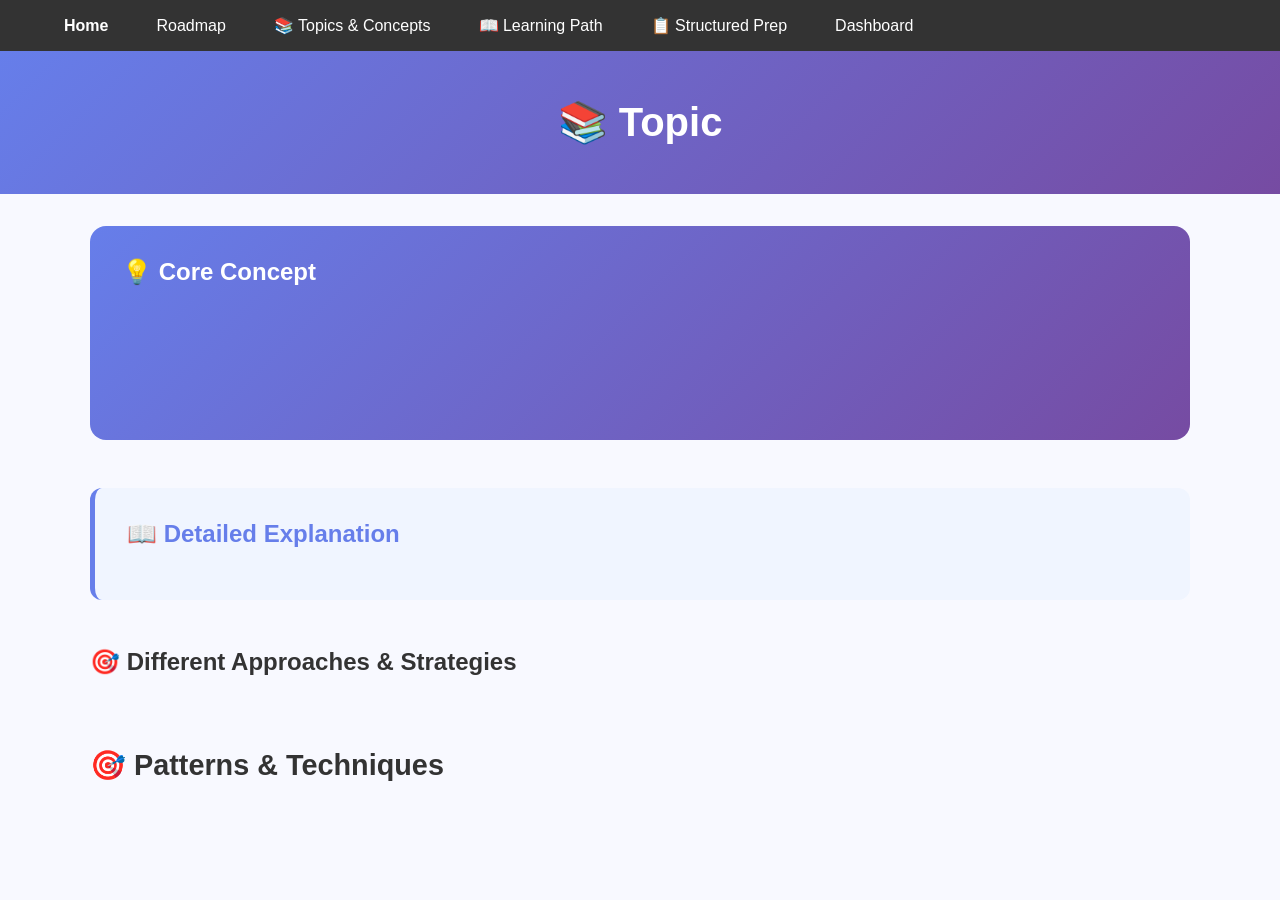
<file: topic.html>
<!DOCTYPE html>
<html>

<head>
    <title>DSA Topic</title>
</head>

<body style="margin: 0; padding: 0; background: #f8f9ff; font-family: Arial, sans-serif;">

    <nav style="background: #333; padding: 0; margin: 0; box-shadow: 0 2px 8px rgba(0,0,0,0.2);">
        <div style="max-width: 1200px; margin: 0 auto; padding: 0; display: flex; align-items: center;">
            <a href="index.html"
                style="color: white; text-decoration: none; padding: 1rem 1.5rem; font-weight: 600;">Home</a>
            <a href="roadmap.html" style="color: white; text-decoration: none; padding: 1rem 1.5rem;">Roadmap</a>
            <a href="topics.html" style="color: white; text-decoration: none; padding: 1rem 1.5rem;">📚 Topics &
                Concepts</a>
            <a href="learning-roadmap.html" style="color: white; text-decoration: none; padding: 1rem 1.5rem;">📖
                Learning Path</a>
            <a href="structured-roadmap.html" style="color: white; text-decoration: none; padding: 1rem 1.5rem;">📋
                Structured Prep</a>
            <a href="dashboard.html" style="color: white; text-decoration: none; padding: 1rem 1.5rem;">Dashboard</a>
        </div>
    </nav>

    <header
        style="background: linear-gradient(135deg, #667eea 0%, #764ba2 100%); color: white; padding: 3rem 2rem; text-align: center;">
        <h1 id="topicTitle" style="margin: 0; font-size: 2.5rem;">📚 Topic</h1>
    </header>

    <section style="max-width: 1100px; margin: 0 auto; padding: 2rem;">

        <!-- CONCEPT CARD -->
        <div
            style="background: linear-gradient(135deg, #667eea 0%, #764ba2 100%); color: white; padding: 2rem; border-radius: 16px; margin-bottom: 3rem; min-height: 150px;">
            <h2 style="margin-top: 0; font-size: 1.5rem; color: white;">💡 Core Concept</h2>
            <p id="conceptText" style="font-size: 1.1rem; line-height: 1.8; color: white; margin: 0;"></p>
        </div>

        <!-- DETAILED EXPLANATION -->
        <div
            style="background: #f0f5ff; padding: 2rem; border-radius: 12px; margin-bottom: 3rem; border-left: 5px solid #667eea;">
            <h2 style="color: #667eea; font-size: 1.5rem; margin-top: 0;">📖 Detailed Explanation</h2>
            <p id="detailedText" style="color: #333; line-height: 1.9; font-size: 1.05rem; margin: 0;"></p>
        </div>

        <!-- APPROACHES -->
        <div style="margin-bottom: 3rem;">
            <h2 style="color: #333; font-size: 1.5rem; margin-bottom: 1.5rem;">🎯 Different Approaches & Strategies</h2>
            <div id="approachesContainer"
                style="display: grid; grid-template-columns: repeat(auto-fit, minmax(300px, 1fr)); gap: 1.5rem;"></div>
        </div>

        <!-- PATTERNS -->
        <h2 style="color: #333; margin-bottom: 2rem; font-weight: 700; font-size: 1.8rem;">🎯 Patterns & Techniques</h2>
        <div id="patternCards"></div>

    </section>

    <script src="roadmap.js"></script>
    <script src="script.js"></script>

    <script>
        // Load concept immediately
        const params = new URLSearchParams(window.location.search);
        const topicName = params.get('topic');

        function loadConcept() {
            if (typeof topics !== 'undefined' && topicName && topics[topicName]) {
                const data = topics[topicName];
                document.getElementById('topicTitle').textContent = data.title;
                document.getElementById('conceptText').textContent = data.concept;

                // Load detailed explanation
                if (data.detailedExplanation) {
                    document.getElementById('detailedText').textContent = data.detailedExplanation;
                }

                // Load approaches
                if (data.approaches && data.approaches.length > 0) {
                    const container = document.getElementById('approachesContainer');
                    data.approaches.forEach(approach => {
                        const div = document.createElement('div');
                        div.style.cssText = 'background: white; padding: 1.5rem; border-radius: 12px; box-shadow: 0 4px 12px rgba(0,0,0,0.1); border-top: 4px solid #667eea;';
                        div.innerHTML = `<h3 style="color: #667eea; margin-top: 0; font-size: 1.2rem;">${approach.name}</h3>
                            <p style="color: #555; line-height: 1.6; margin: 0;">${approach.description}</p>`;
                        container.appendChild(div);
                    });
                }

                // Load patterns
                const container = document.getElementById('patternCards');
                for (let key in data.patterns) {
                    const pattern = data.patterns[key];
                    const div = document.createElement('div');
                    div.style.cssText = 'background: white; padding: 1.5rem; border-radius: 12px; margin-bottom: 1rem; box-shadow: 0 4px 12px rgba(0,0,0,0.1);';
                    div.innerHTML = `<h3 style="margin-top: 0; color: #333;">${pattern.title}</h3>
                        <button onclick="location.href='pattern.html?topic=${topicName}&pattern=${key}'" style="background: #667eea; color: white; padding: 0.8rem 1.5rem; border: none; border-radius: 8px; cursor: pointer; font-weight: 600;">Practice</button>`;
                    container.appendChild(div);
                }
            }
        }

        // Try immediately
        loadConcept();
        // Try again after delay
        setTimeout(loadConcept, 500);
    </script>

</body>

</html>
</file>
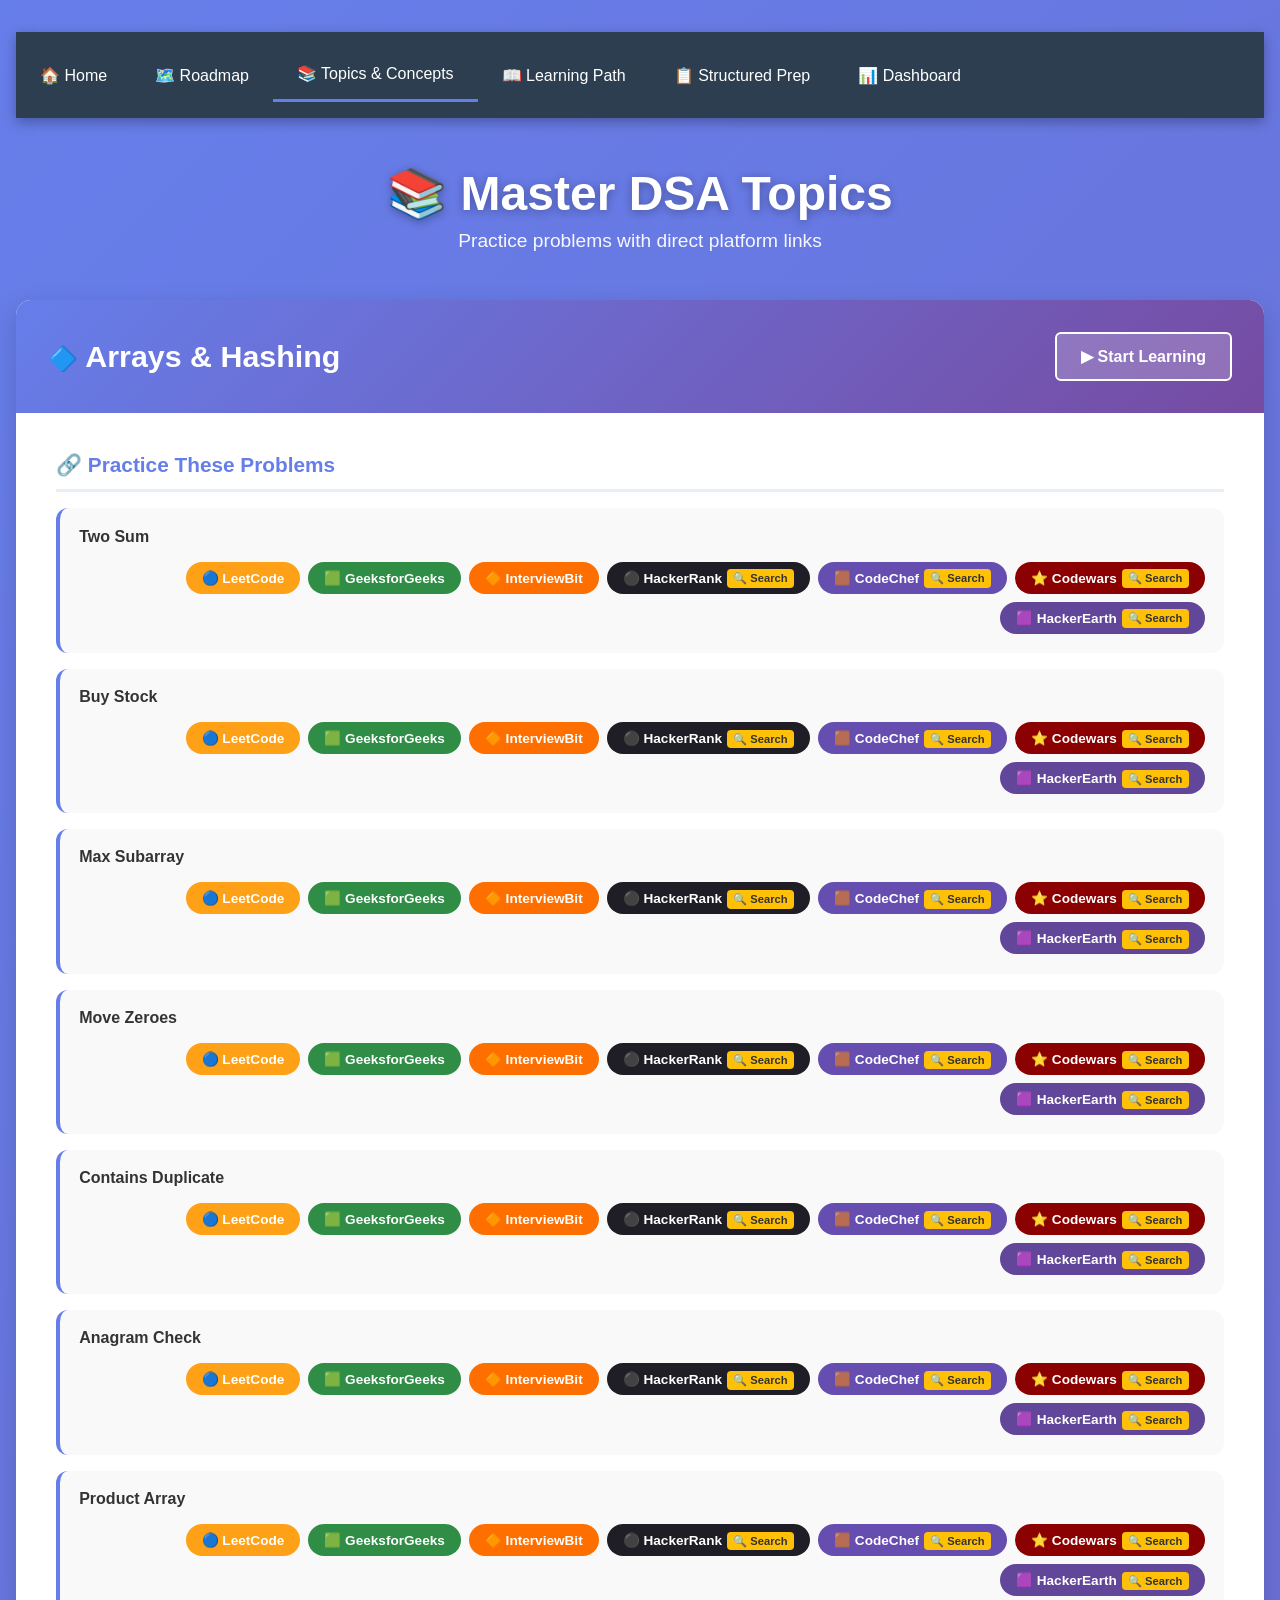
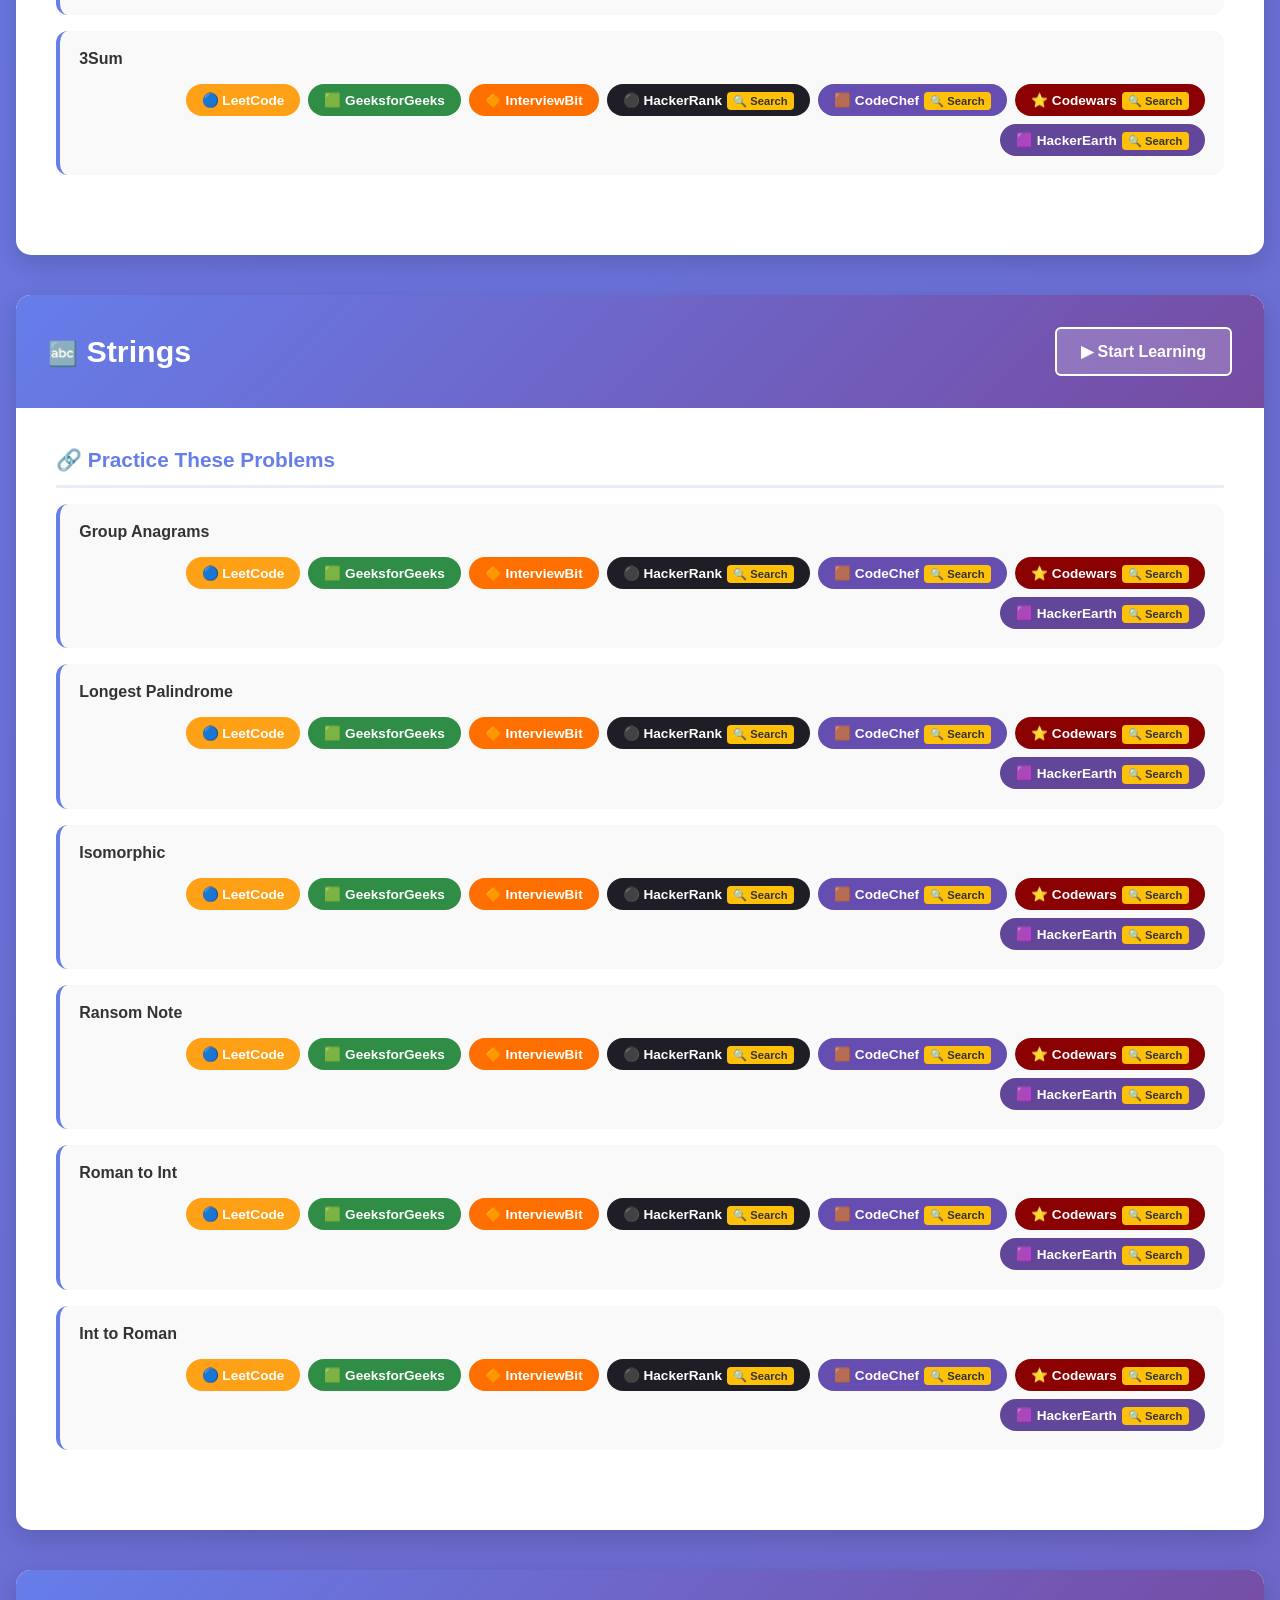
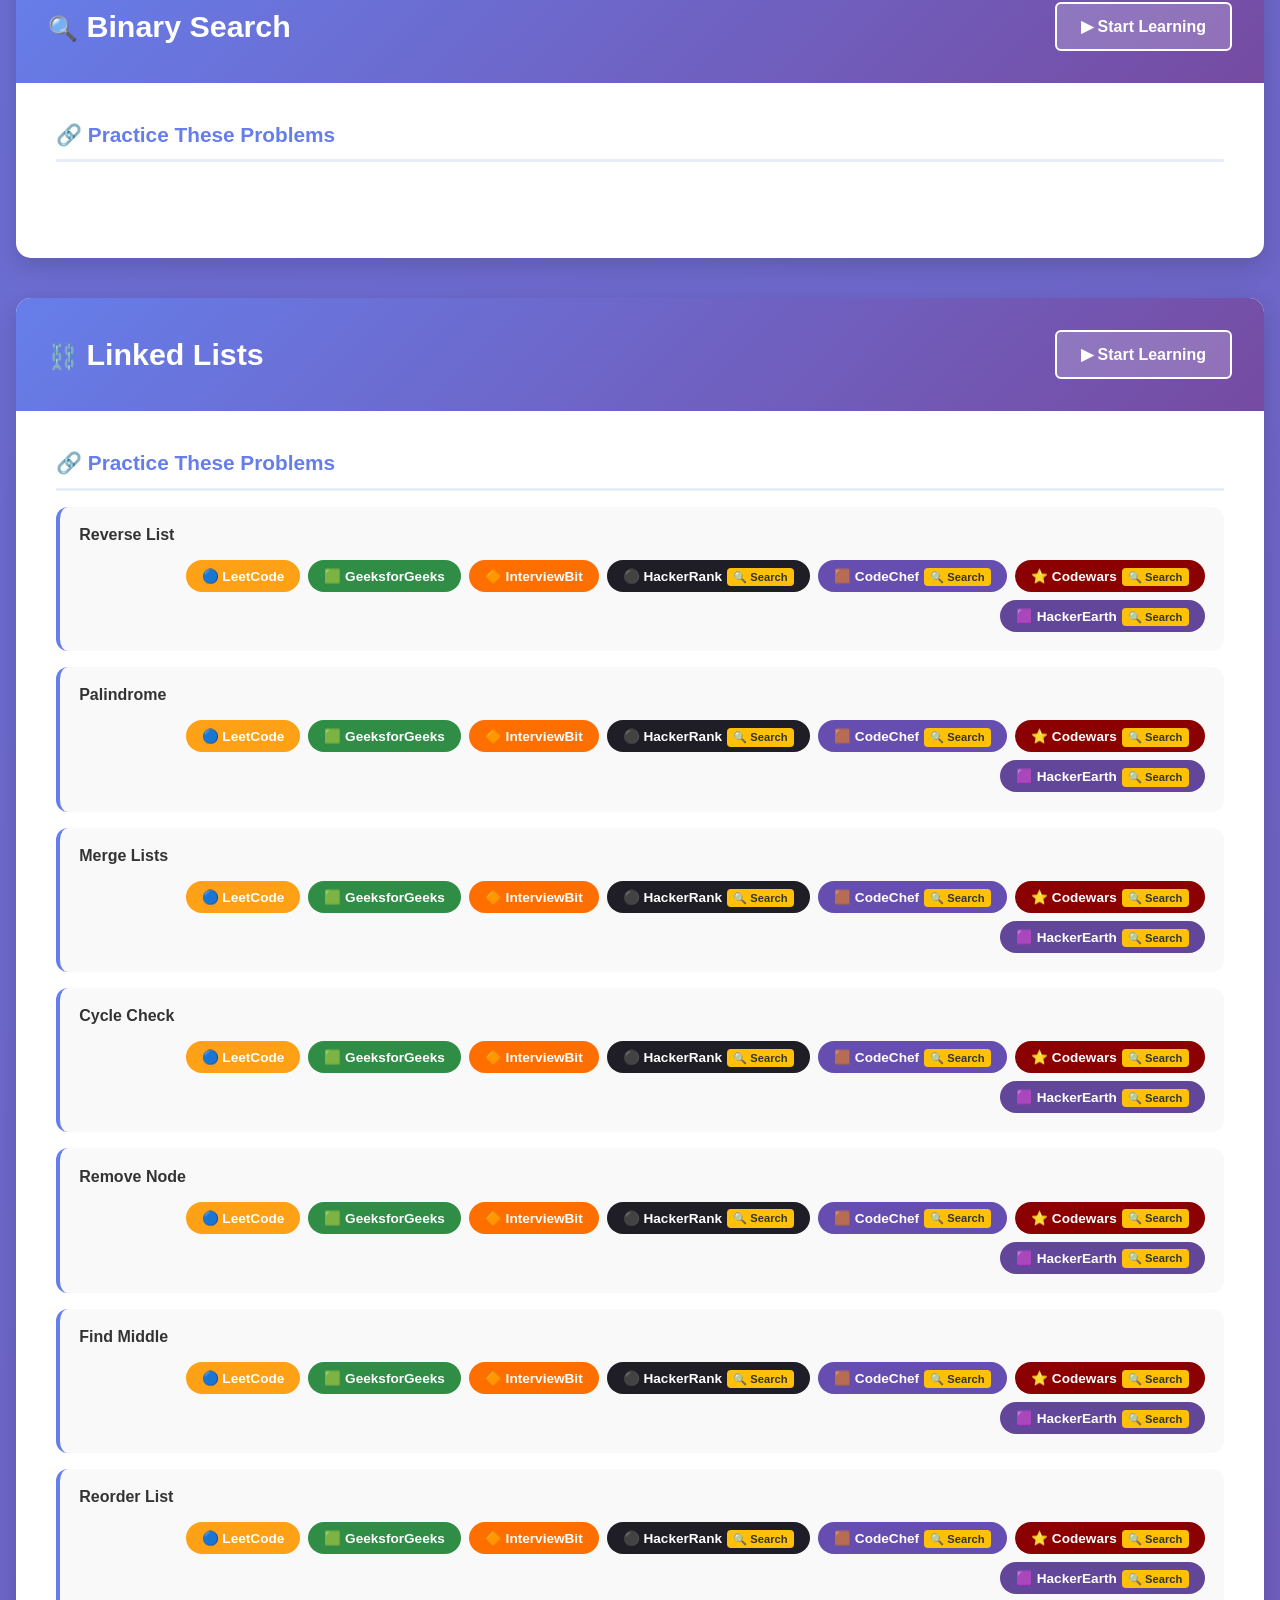
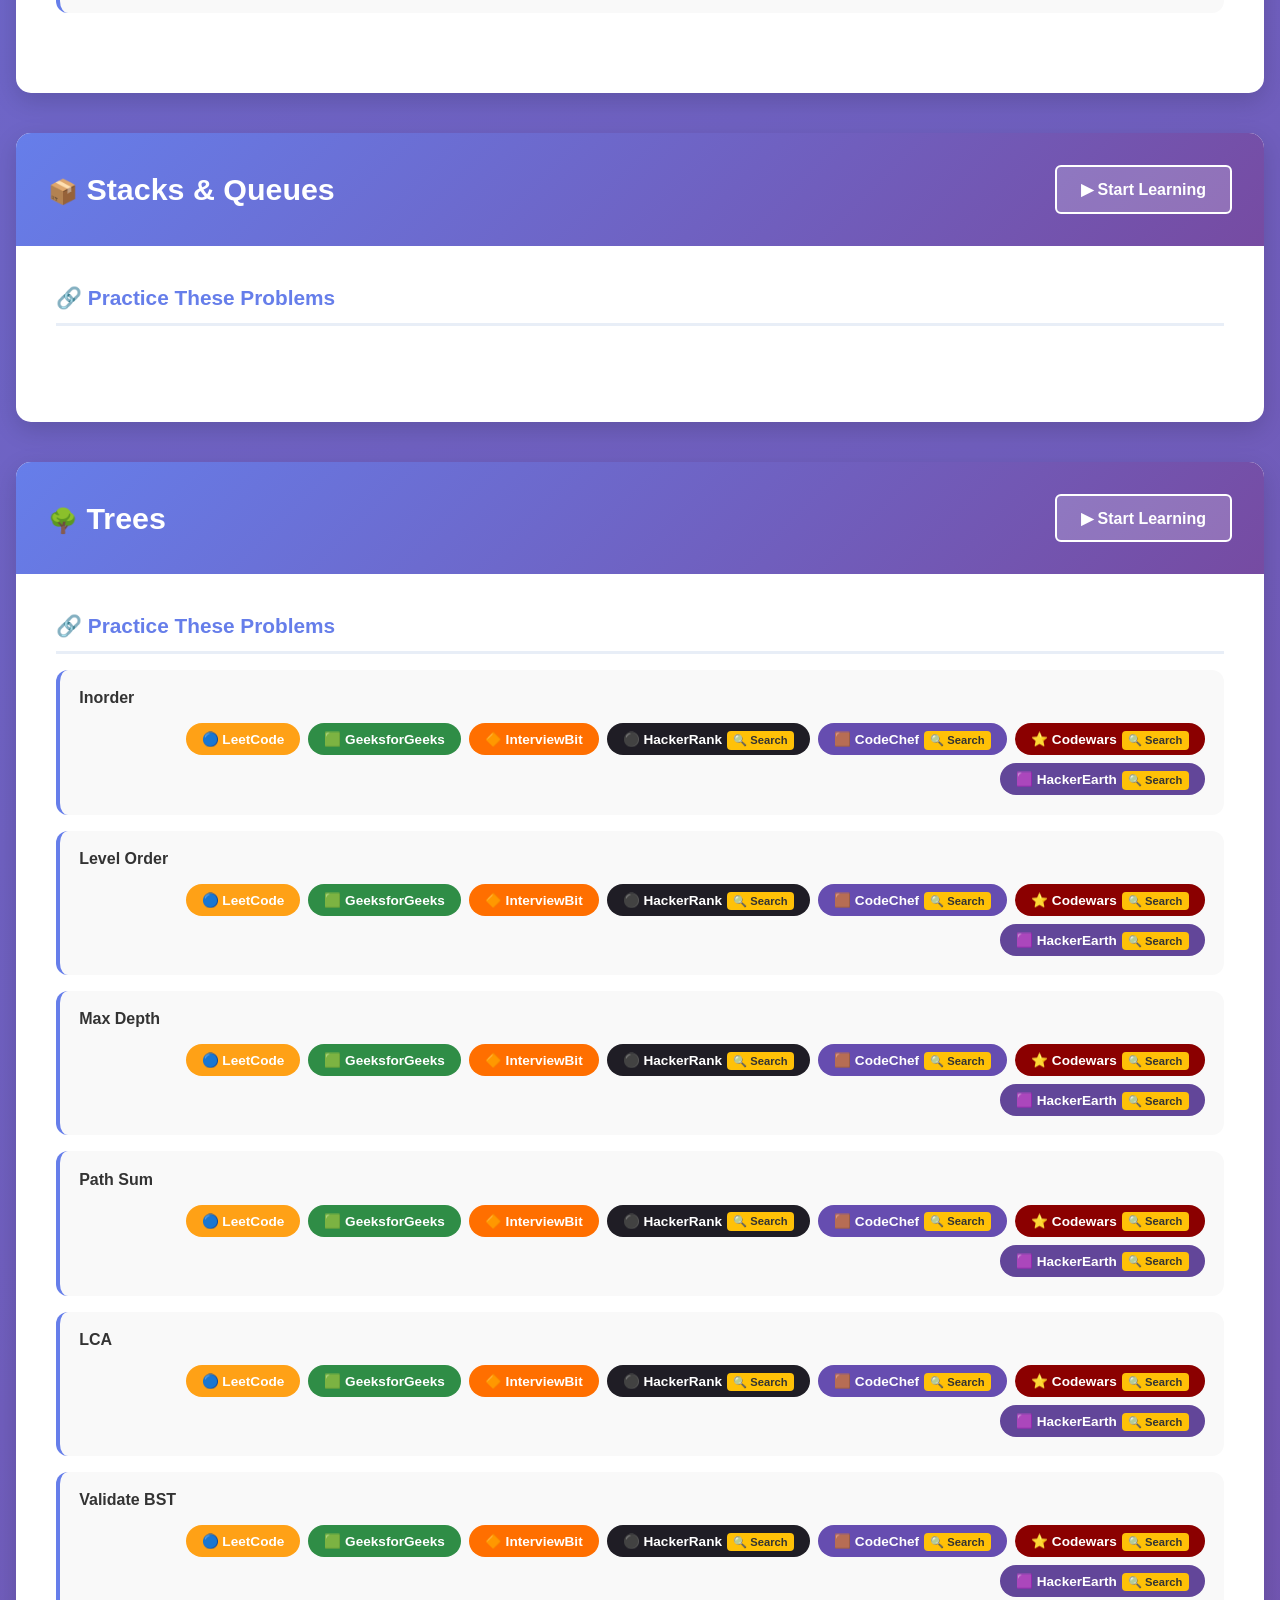
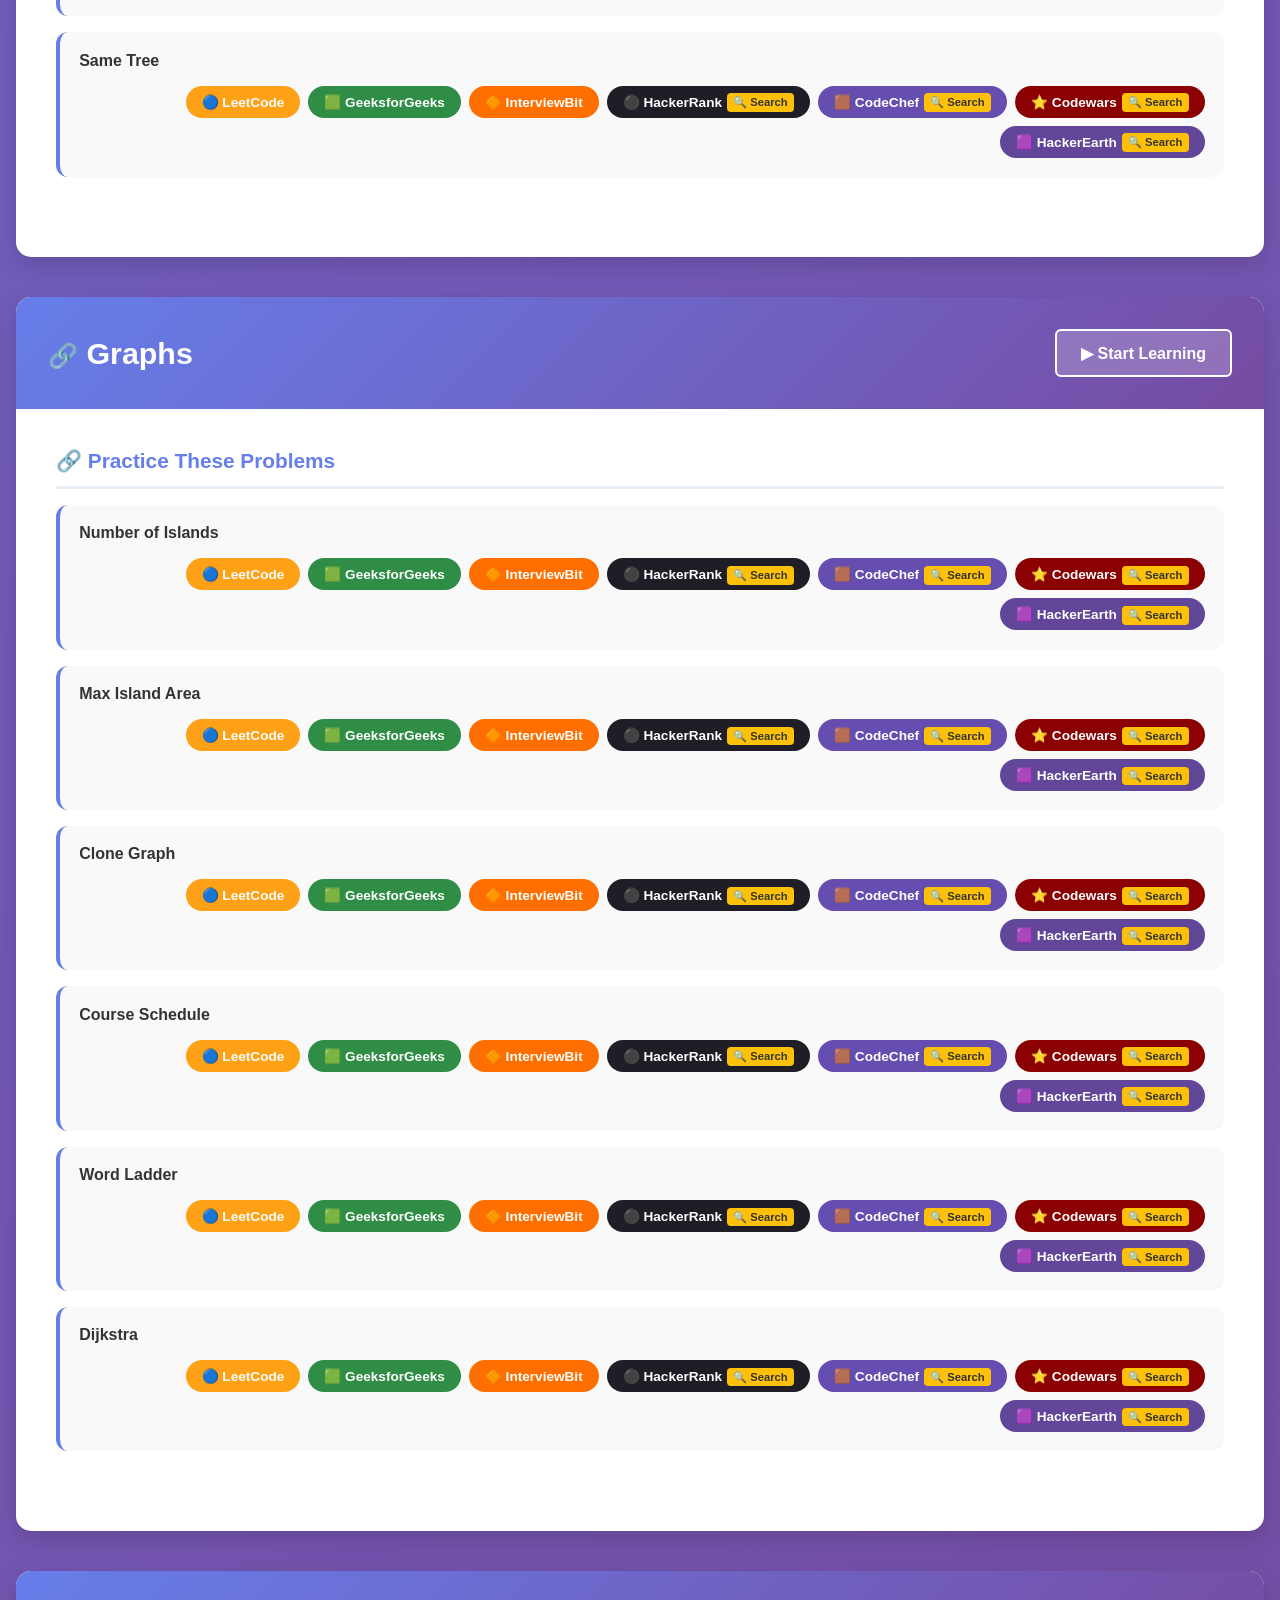
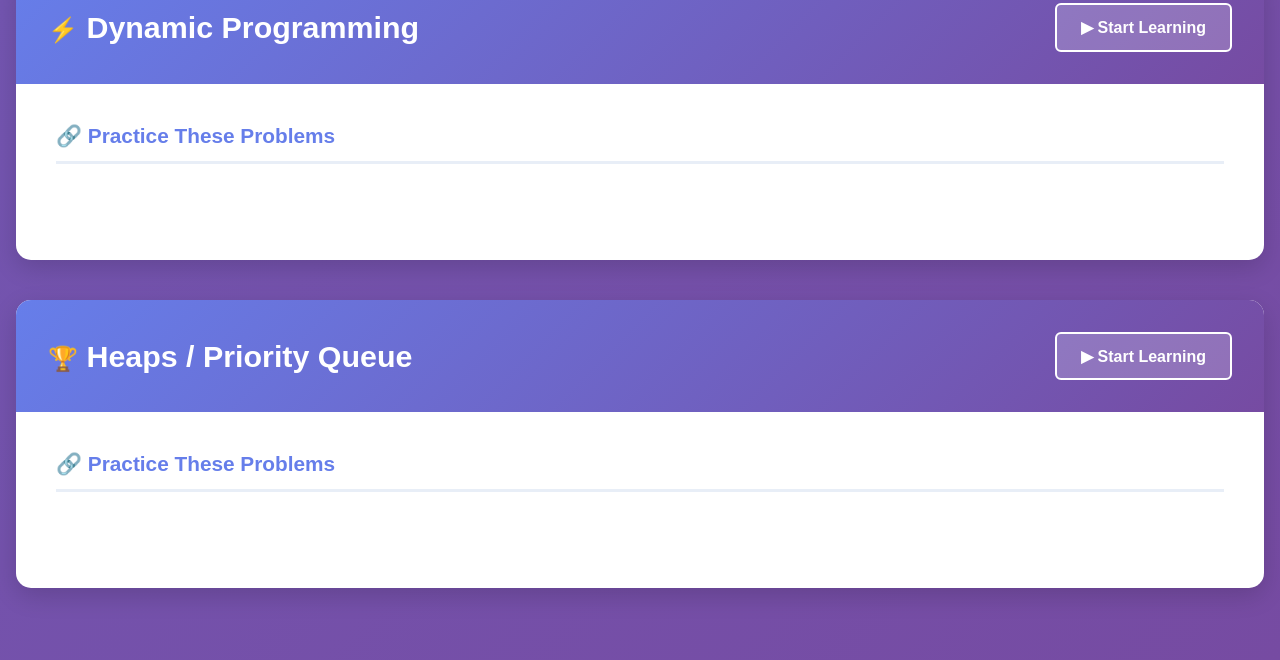
<file: topics-new.html>
<!DOCTYPE html>
<html>

<head>
    <title>DSA Topics with Concepts</title>
    <style>
        * {
            margin: 0;
            padding: 0;
            box-sizing: border-box;
        }

        body {
            font-family: 'Segoe UI', Arial, sans-serif;
            background: linear-gradient(135deg, #667eea 0%, #764ba2 100%);
            min-height: 100vh;
            padding: 2rem 1rem;
        }

        .nav {
            background: #2c3e50;
            padding: 1rem 0;
            box-shadow: 0 4px 12px rgba(0, 0, 0, 0.3);
            margin-bottom: 3rem;
        }

        .nav div {
            max-width: 1400px;
            margin: 0 auto;
            display: flex;
            align-items: center;
        }

        .nav a {
            color: white;
            text-decoration: none;
            padding: 1rem 1.5rem;
            font-weight: 500;
            transition: 0.3s;
        }

        .nav a:hover {
            background: #667eea;
        }

        .nav a.active {
            border-bottom: 3px solid #667eea;
        }

        .header {
            max-width: 1400px;
            margin: 0 auto 3rem;
            text-align: center;
            color: white;
        }

        .header h1 {
            font-size: 3rem;
            margin-bottom: 0.5rem;
            text-shadow: 0 2px 10px rgba(0, 0, 0, 0.3);
        }

        .header p {
            font-size: 1.2rem;
            opacity: 0.95;
        }

        .container {
            max-width: 1400px;
            margin: 0 auto;
        }

        .topic-card {
            background: white;
            margin-bottom: 2.5rem;
            border-radius: 15px;
            box-shadow: 0 8px 25px rgba(0, 0, 0, 0.15);
            overflow: hidden;
            transition: transform 0.3s, box-shadow 0.3s;
        }

        .topic-card:hover {
            transform: translateY(-5px);
            box-shadow: 0 12px 35px rgba(0, 0, 0, 0.2);
        }

        .topic-header {
            background: linear-gradient(135deg, #667eea 0%, #764ba2 100%);
            color: white;
            padding: 2rem;
            display: flex;
            justify-content: space-between;
            align-items: center;
        }

        .topic-header h2 {
            font-size: 1.9rem;
        }

        .start-btn {
            background: rgba(255, 255, 255, 0.2);
            color: white;
            padding: 0.8rem 1.5rem;
            border: 2px solid white;
            border-radius: 6px;
            text-decoration: none;
            font-weight: 600;
            transition: 0.3s;
            cursor: pointer;
        }

        .start-btn:hover {
            background: white;
            color: #667eea;
        }

        .topic-content {
            padding: 2.5rem;
        }

        .concept-section {
            margin-bottom: 2.5rem;
        }

        .concept-section h3 {
            color: #667eea;
            font-size: 1.3rem;
            margin-bottom: 1rem;
            padding-bottom: 0.8rem;
            border-bottom: 3px solid #e8eef7;
            display: flex;
            align-items: center;
            gap: 0.8rem;
        }

        .practice-section {
            background: #f8f9ff;
            padding: 2rem;
            border-radius: 10px;
            margin-top: 2rem;
        }

        .practice-section h3 {
            color: #667eea;
            margin-bottom: 1rem;
        }

        .practice-problems-list {
            display: grid;
            gap: 1rem;
        }

        .problem-item {
            background: #f9f9f9;
            padding: 1.2rem;
            border-radius: 12px;
            border-left: 4px solid #667eea;
            display: flex;
            justify-content: space-between;
            align-items: center;
            gap: 1rem;
            flex-wrap: wrap;
        }

        .problem-item .problem-title {
            flex: 1;
            margin: 0;
            font-size: 1rem;
            font-weight: 600;
            color: #333;
        }

        .platforms {
            display: flex;
            flex-wrap: wrap;
            gap: 0.5rem;
            justify-content: flex-end;
        }

        .platform-btn {
            padding: 0.5rem 1rem;
            border-radius: 20px;
            text-decoration: none;
            font-size: 0.85rem;
            font-weight: 600;
            transition: all 0.3s;
            color: white;
            border: none;
            cursor: pointer;
            display: inline-block;
        }

        .platform-btn:hover {
            transform: translateY(-2px);
            box-shadow: 0 4px 12px rgba(0, 0, 0, 0.2);
        }

        .platform-btn.leetcode {
            background: #ffa116;
        }

        .platform-btn.geeksforgeeks {
            background: #2f8d46;
        }

        .platform-btn.hackerrank {
            background: #1f1d25;
        }

        .platform-btn.codechef {
            background: #664db0;
        }

        .platform-btn.interviewbit {
            background: #ff6f00;
        }

        .platform-btn.codewars {
            background: #8b0000;
        }

        .platform-btn.hackerearth {
            background: #624699;
        }

        .search-badge {
            background: #ffc107;
            color: #333;
            padding: 0.2rem 0.4rem;
            border-radius: 4px;
            font-size: 0.7rem;
            margin-left: 0.3rem;
        }

        .emoji-icon {
            font-size: 1.5rem;
        }
    </style>
</head>

<body>

    <div class="nav">
        <div>
            <a href="index.html">🏠 Home</a>
            <a href="roadmap.html">🗺️ Roadmap</a>
            <a href="topics.html" class="active">📚 Topics & Concepts</a>
            <a href="learning-roadmap.html">📖 Learning Path</a>
            <a href="structured-roadmap.html">📋 Structured Prep</a>
            <a href="dashboard.html">📊 Dashboard</a>
        </div>
    </div>

    <div class="header">
        <h1>📚 Master DSA Topics</h1>
        <p>Practice problems with direct platform links</p>
    </div>

    <div class="container">
        <!-- ARRAYS -->
        <div class="topic-card">
            <div class="topic-header">
                <h2><span class="emoji-icon">🔷</span> Arrays & Hashing</h2>
                <a href="structured-roadmap.html" class="start-btn">▶ Start Learning</a>
            </div>
            <div class="topic-content">
                <div class="concept-section">
                    <h3>🔗 Practice These Problems</h3>
                    <div id="arrays-problems" class="practice-problems-list"></div>
                </div>
            </div>
        </div>

        <!-- STRINGS -->
        <div class="topic-card">
            <div class="topic-header">
                <h2><span class="emoji-icon">🔤</span> Strings</h2>
                <a href="structured-roadmap.html" class="start-btn">▶ Start Learning</a>
            </div>
            <div class="topic-content">
                <div class="concept-section">
                    <h3>🔗 Practice These Problems</h3>
                    <div id="strings-problems" class="practice-problems-list"></div>
                </div>
            </div>
        </div>

        <!-- BINARY SEARCH -->
        <div class="topic-card">
            <div class="topic-header">
                <h2><span class="emoji-icon">🔍</span> Binary Search</h2>
                <a href="structured-roadmap.html" class="start-btn">▶ Start Learning</a>
            </div>
            <div class="topic-content">
                <div class="concept-section">
                    <h3>🔗 Practice These Problems</h3>
                    <div id="binary-search-problems" class="practice-problems-list"></div>
                </div>
            </div>
        </div>

        <!-- LINKED LISTS -->
        <div class="topic-card">
            <div class="topic-header">
                <h2><span class="emoji-icon">⛓️</span> Linked Lists</h2>
                <a href="structured-roadmap.html" class="start-btn">▶ Start Learning</a>
            </div>
            <div class="topic-content">
                <div class="concept-section">
                    <h3>🔗 Practice These Problems</h3>
                    <div id="linked-lists-problems" class="practice-problems-list"></div>
                </div>
            </div>
        </div>

        <!-- STACKS & QUEUES -->
        <div class="topic-card">
            <div class="topic-header">
                <h2><span class="emoji-icon">📦</span> Stacks & Queues</h2>
                <a href="structured-roadmap.html" class="start-btn">▶ Start Learning</a>
            </div>
            <div class="topic-content">
                <div class="concept-section">
                    <h3>🔗 Practice These Problems</h3>
                    <div id="stacks-queues-problems" class="practice-problems-list"></div>
                </div>
            </div>
        </div>

        <!-- TREES -->
        <div class="topic-card">
            <div class="topic-header">
                <h2><span class="emoji-icon">🌳</span> Trees</h2>
                <a href="structured-roadmap.html" class="start-btn">▶ Start Learning</a>
            </div>
            <div class="topic-content">
                <div class="concept-section">
                    <h3>🔗 Practice These Problems</h3>
                    <div id="trees-problems" class="practice-problems-list"></div>
                </div>
            </div>
        </div>

        <!-- GRAPHS -->
        <div class="topic-card">
            <div class="topic-header">
                <h2><span class="emoji-icon">🔗</span> Graphs</h2>
                <a href="structured-roadmap.html" class="start-btn">▶ Start Learning</a>
            </div>
            <div class="topic-content">
                <div class="concept-section">
                    <h3>🔗 Practice These Problems</h3>
                    <div id="graphs-problems" class="practice-problems-list"></div>
                </div>
            </div>
        </div>

        <!-- DYNAMIC PROGRAMMING -->
        <div class="topic-card">
            <div class="topic-header">
                <h2><span class="emoji-icon">⚡</span> Dynamic Programming</h2>
                <a href="structured-roadmap.html" class="start-btn">▶ Start Learning</a>
            </div>
            <div class="topic-content">
                <div class="concept-section">
                    <h3>🔗 Practice These Problems</h3>
                    <div id="dynamic-programming-problems" class="practice-problems-list"></div>
                </div>
            </div>
        </div>

        <!-- HEAPS -->
        <div class="topic-card">
            <div class="topic-header">
                <h2><span class="emoji-icon">🏆</span> Heaps / Priority Queue</h2>
                <a href="structured-roadmap.html" class="start-btn">▶ Start Learning</a>
            </div>
            <div class="topic-content">
                <div class="concept-section">
                    <h3>🔗 Practice These Problems</h3>
                    <div id="heaps-problems" class="practice-problems-list"></div>
                </div>
            </div>
        </div>
    </div>

    <script src="questions.js"></script>
    <script>
        console.log('🟩 questions.js loaded');

        function initializeProblems() {
            console.log('🟪 initializeProblems called');

            if (typeof questionsDB === 'undefined') {
                console.error('❌ questionsDB not defined - retrying in 1 second');
                setTimeout(initializeProblems, 1000);
                return;
            }

            console.log('✅ questionsDB loaded');

            const topicMapping = {
                'arrays': 'arrays-problems',
                'strings': 'strings-problems',
                'binary-search': 'binary-search-problems',
                'linked-lists': 'linked-lists-problems',
                'stacks': 'stacks-queues-problems',
                'trees': 'trees-problems',
                'graphs': 'graphs-problems',
                'dynamic-programming': 'dynamic-programming-problems',
                'heaps': 'heaps-problems'
            };

            let successCount = 0;
            for (let topicKey in topicMapping) {
                const containerId = topicMapping[topicKey];
                const container = document.getElementById(containerId);

                if (!container) {
                    console.warn(`⚠️ Container ${containerId} not found`);
                    continue;
                }

                if (!questionsDB[topicKey]) {
                    console.warn(`⚠️ Topic ${topicKey} not in questionsDB`);
                    continue;
                }

                let html = '';
                const problems = questionsDB[topicKey].questions || [];
                console.log(`📚 ${topicKey}: ${problems.length} problems found`);

                problems.forEach(problem => {
                    if (!problem.title || !problem.platforms || problem.platforms.length === 0) return;

                    let platformButtons = problem.platforms.map(p => {
                        const badge = (!p.direct) ? '<span class="search-badge">🔍 Search</span>' : '';
                        return `<a class="platform-btn ${p.name.toLowerCase().replace(/ /g, '')}" href="${p.url}" target="_blank" title="${p.direct ? 'Direct Link' : 'Search Required'}">${p.logo || ''} ${p.name}${badge}</a>`;
                    }).join('');

                    html += `
<div class="problem-item">
    <div class="problem-title">${problem.title}</div>
    <div class="platforms">${platformButtons}</div>
</div>`;
                });

                container.innerHTML = html;
                successCount++;
            }
            console.log(`✅ ${successCount} topics populated`);
        }

        // Call immediately
        console.log('🔶 Current document readyState:', document.readyState);
        if (document.readyState === 'loading') {
            console.log('📝 Adding DOMContentLoaded listener');
            document.addEventListener('DOMContentLoaded', initializeProblems);
        } else {
            console.log('🚀 Calling initializeProblems directly');
            initializeProblems();
        }
    </script>

</body>

</html>
</file>
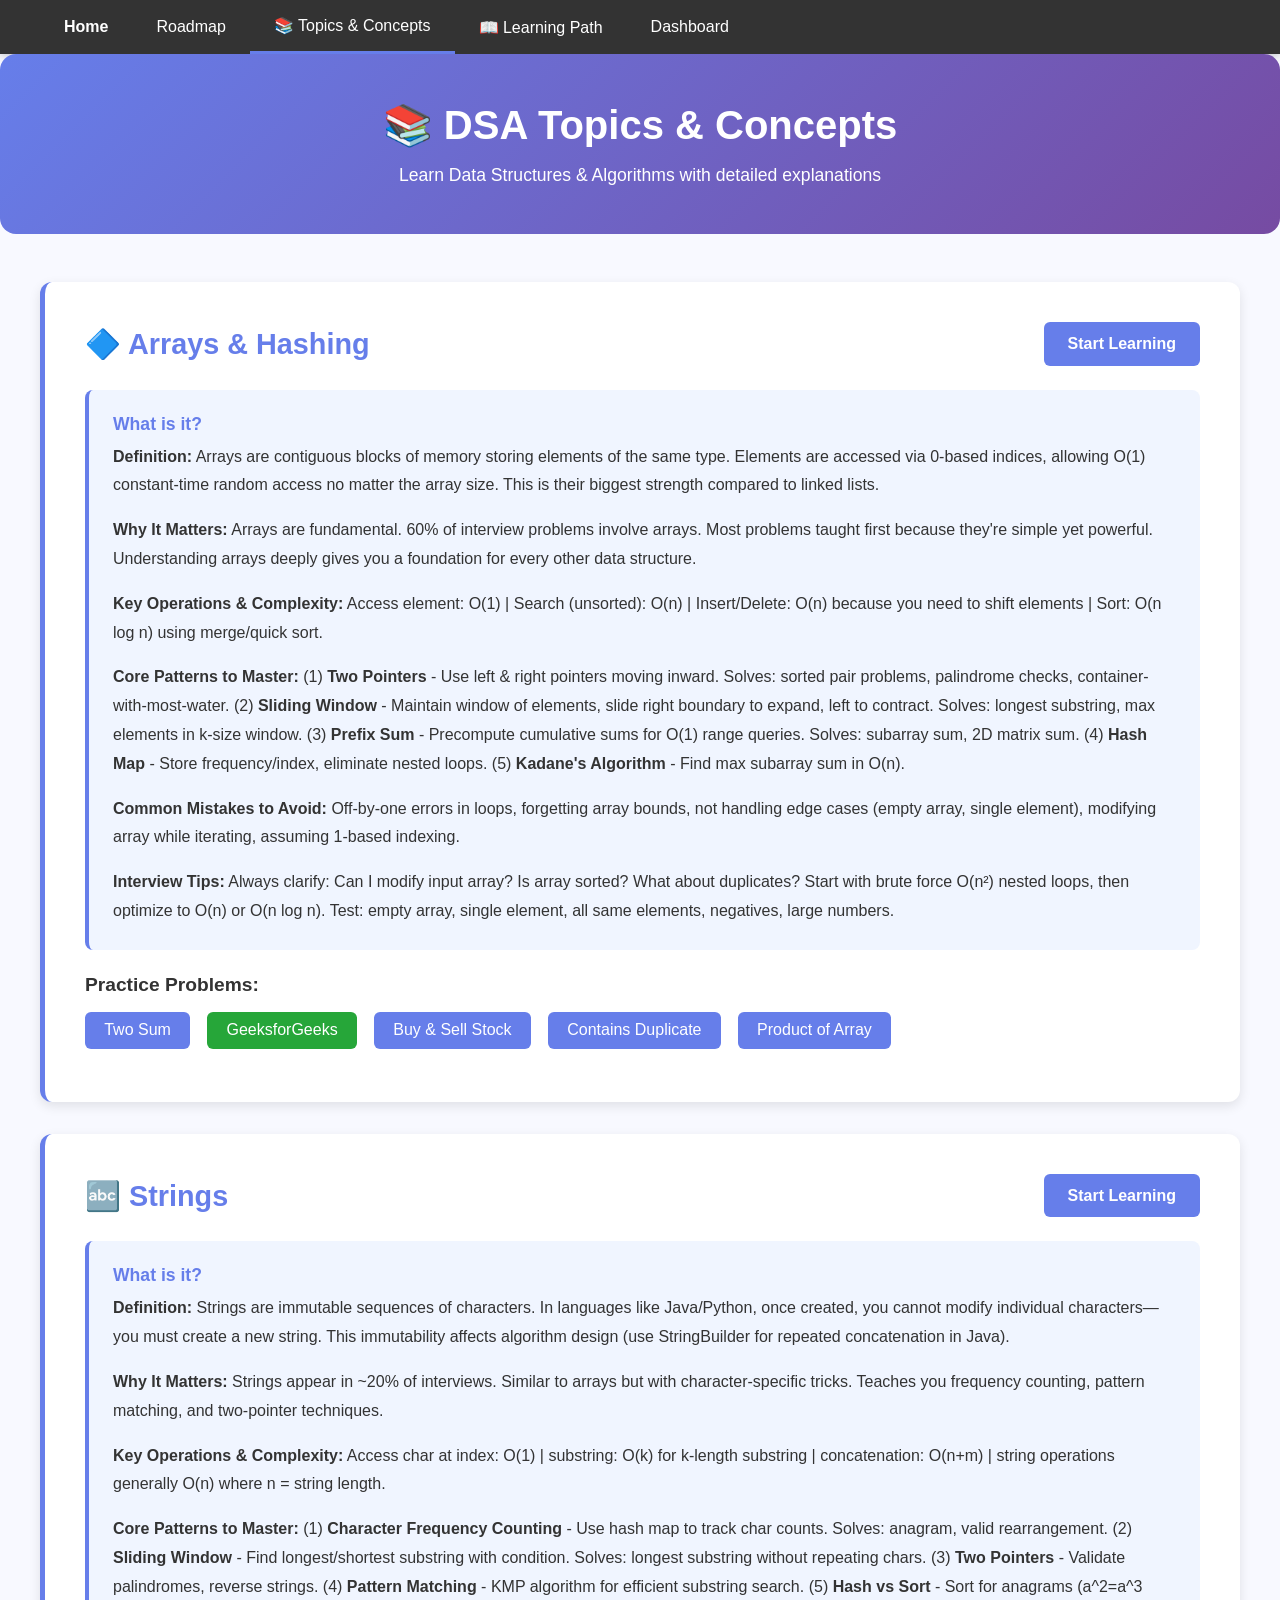
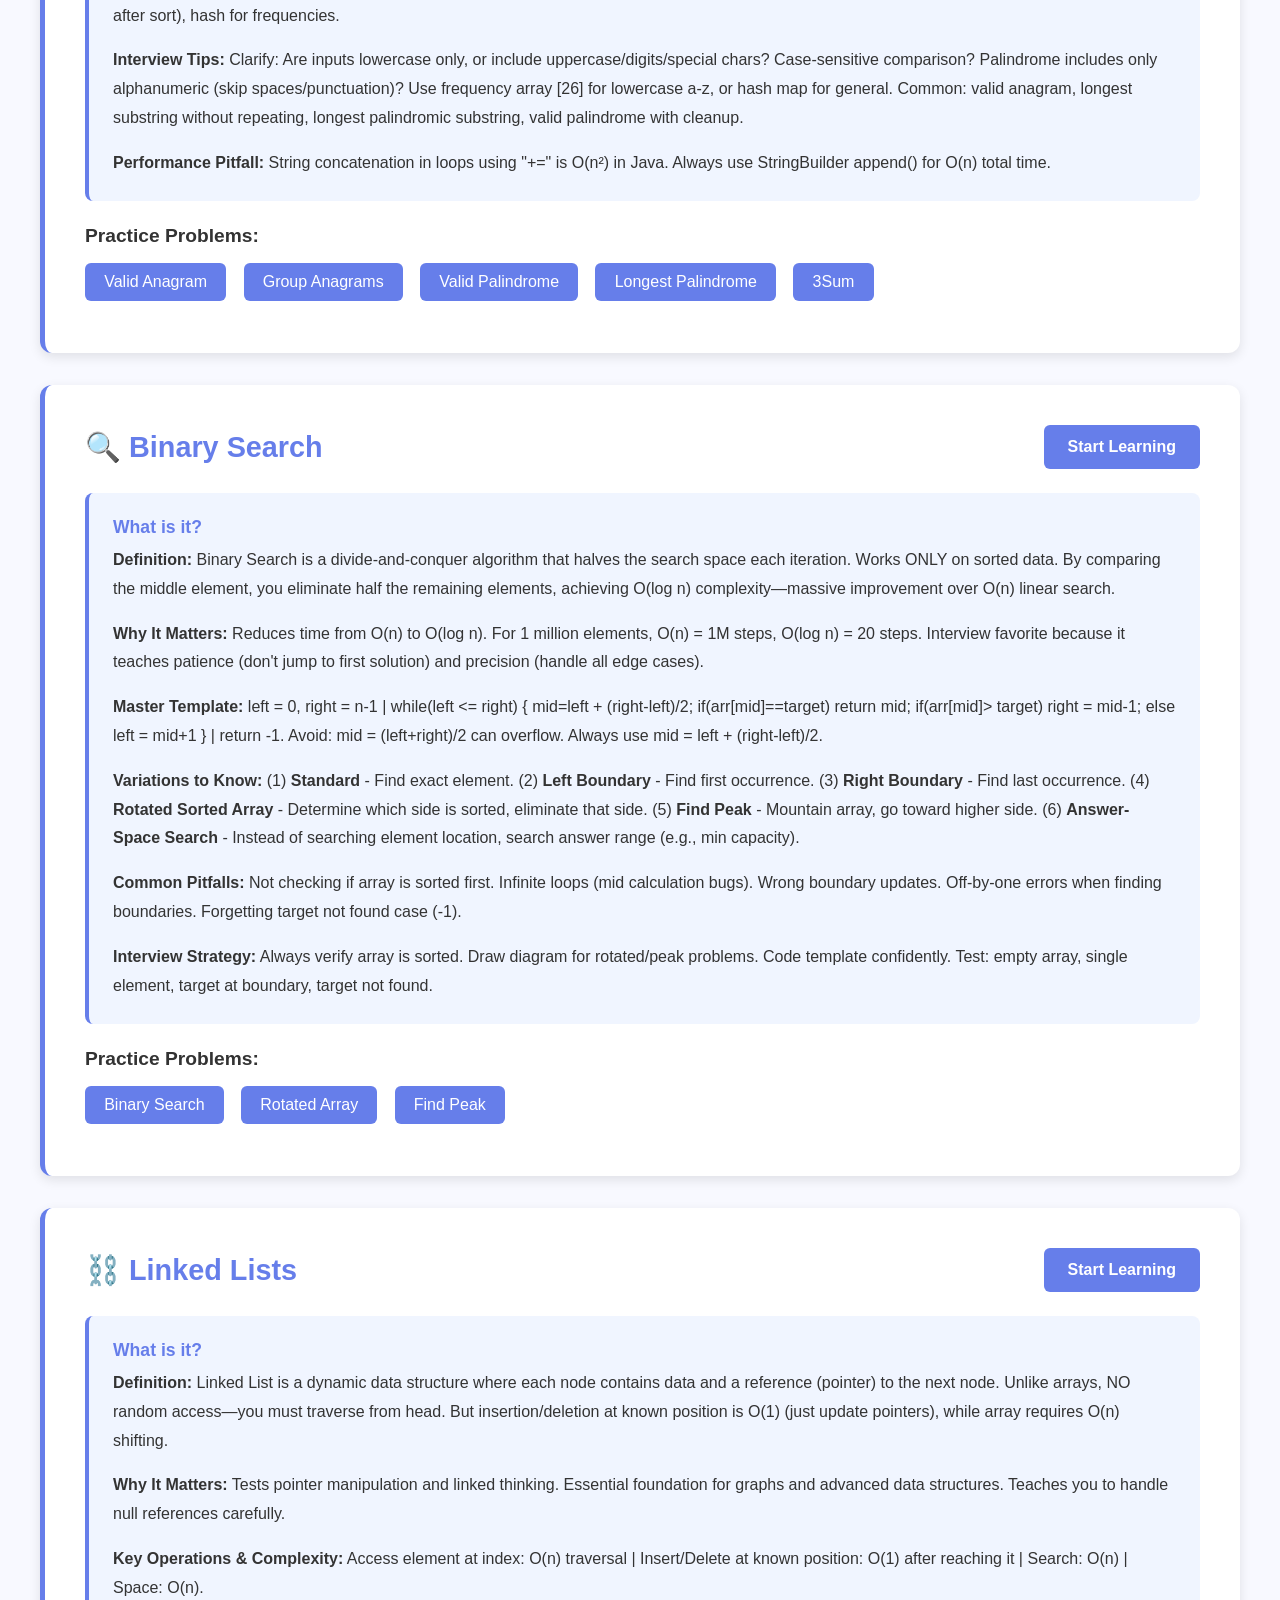
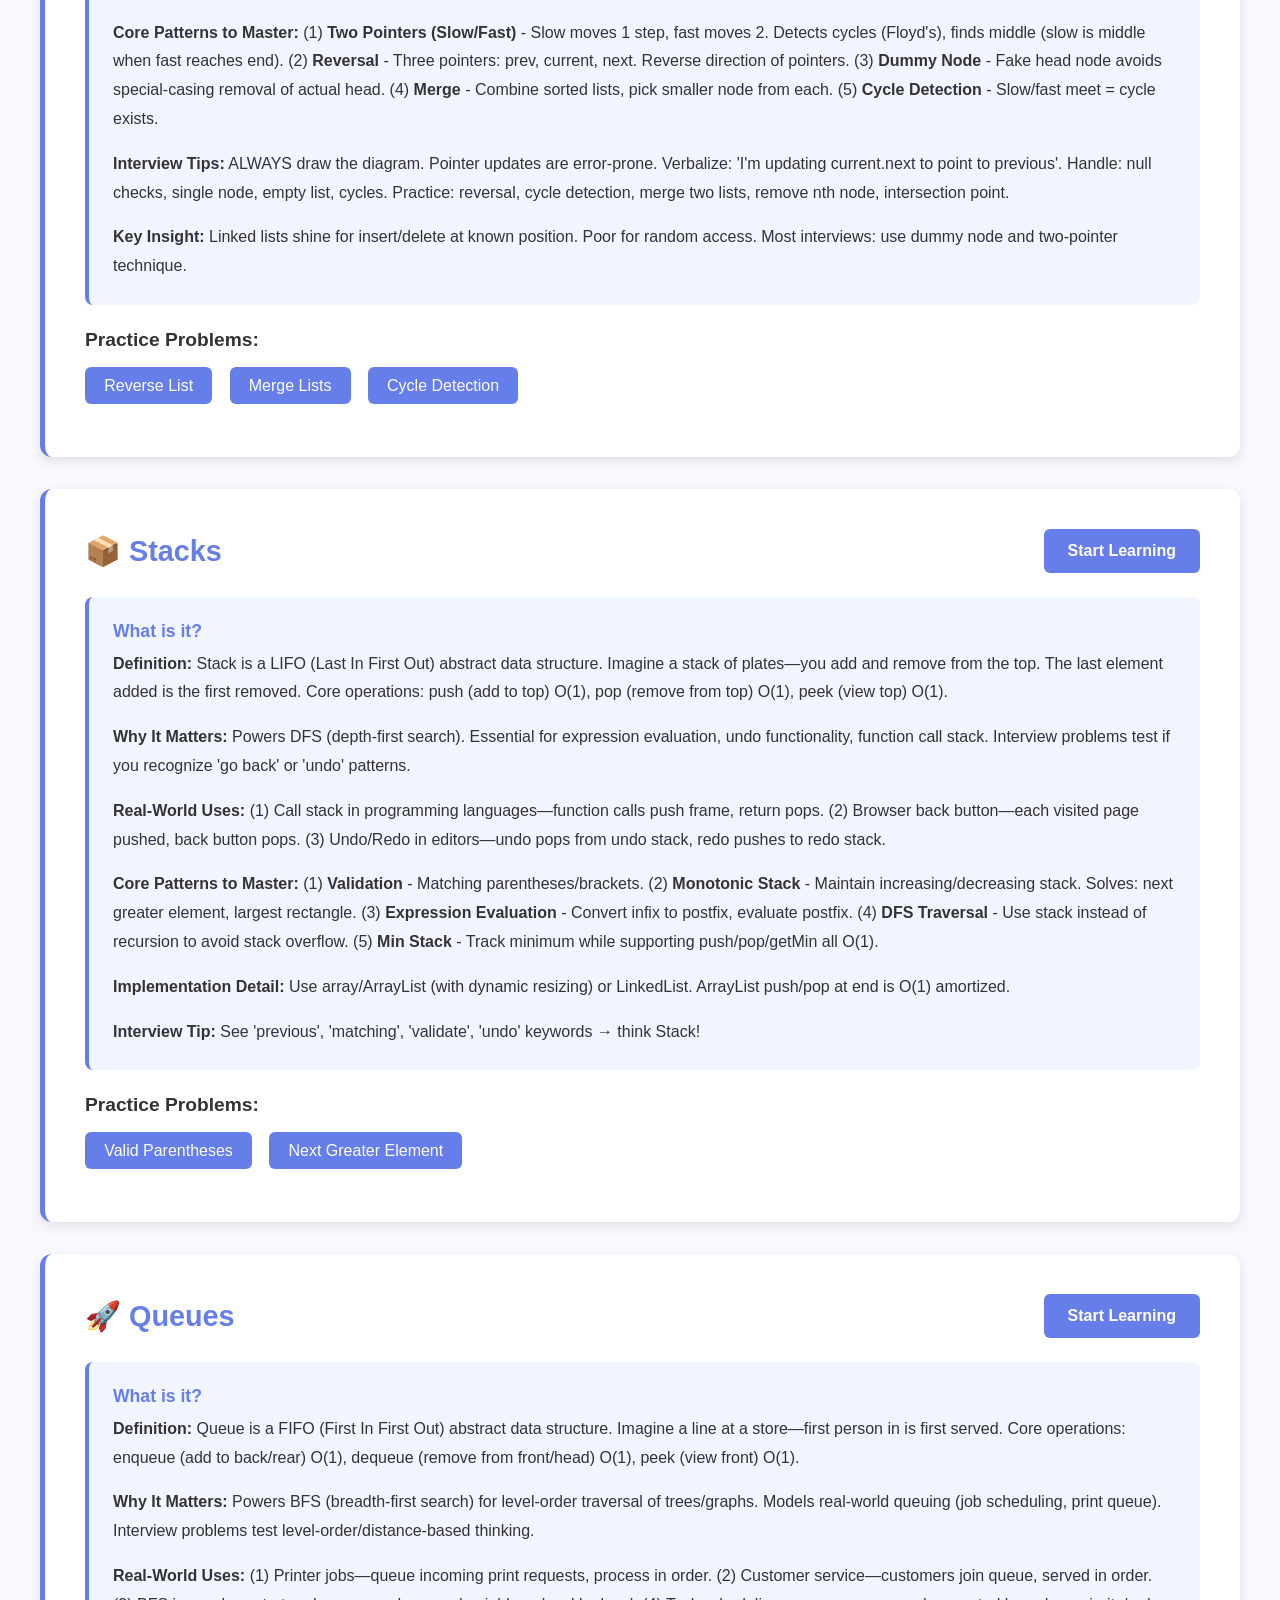
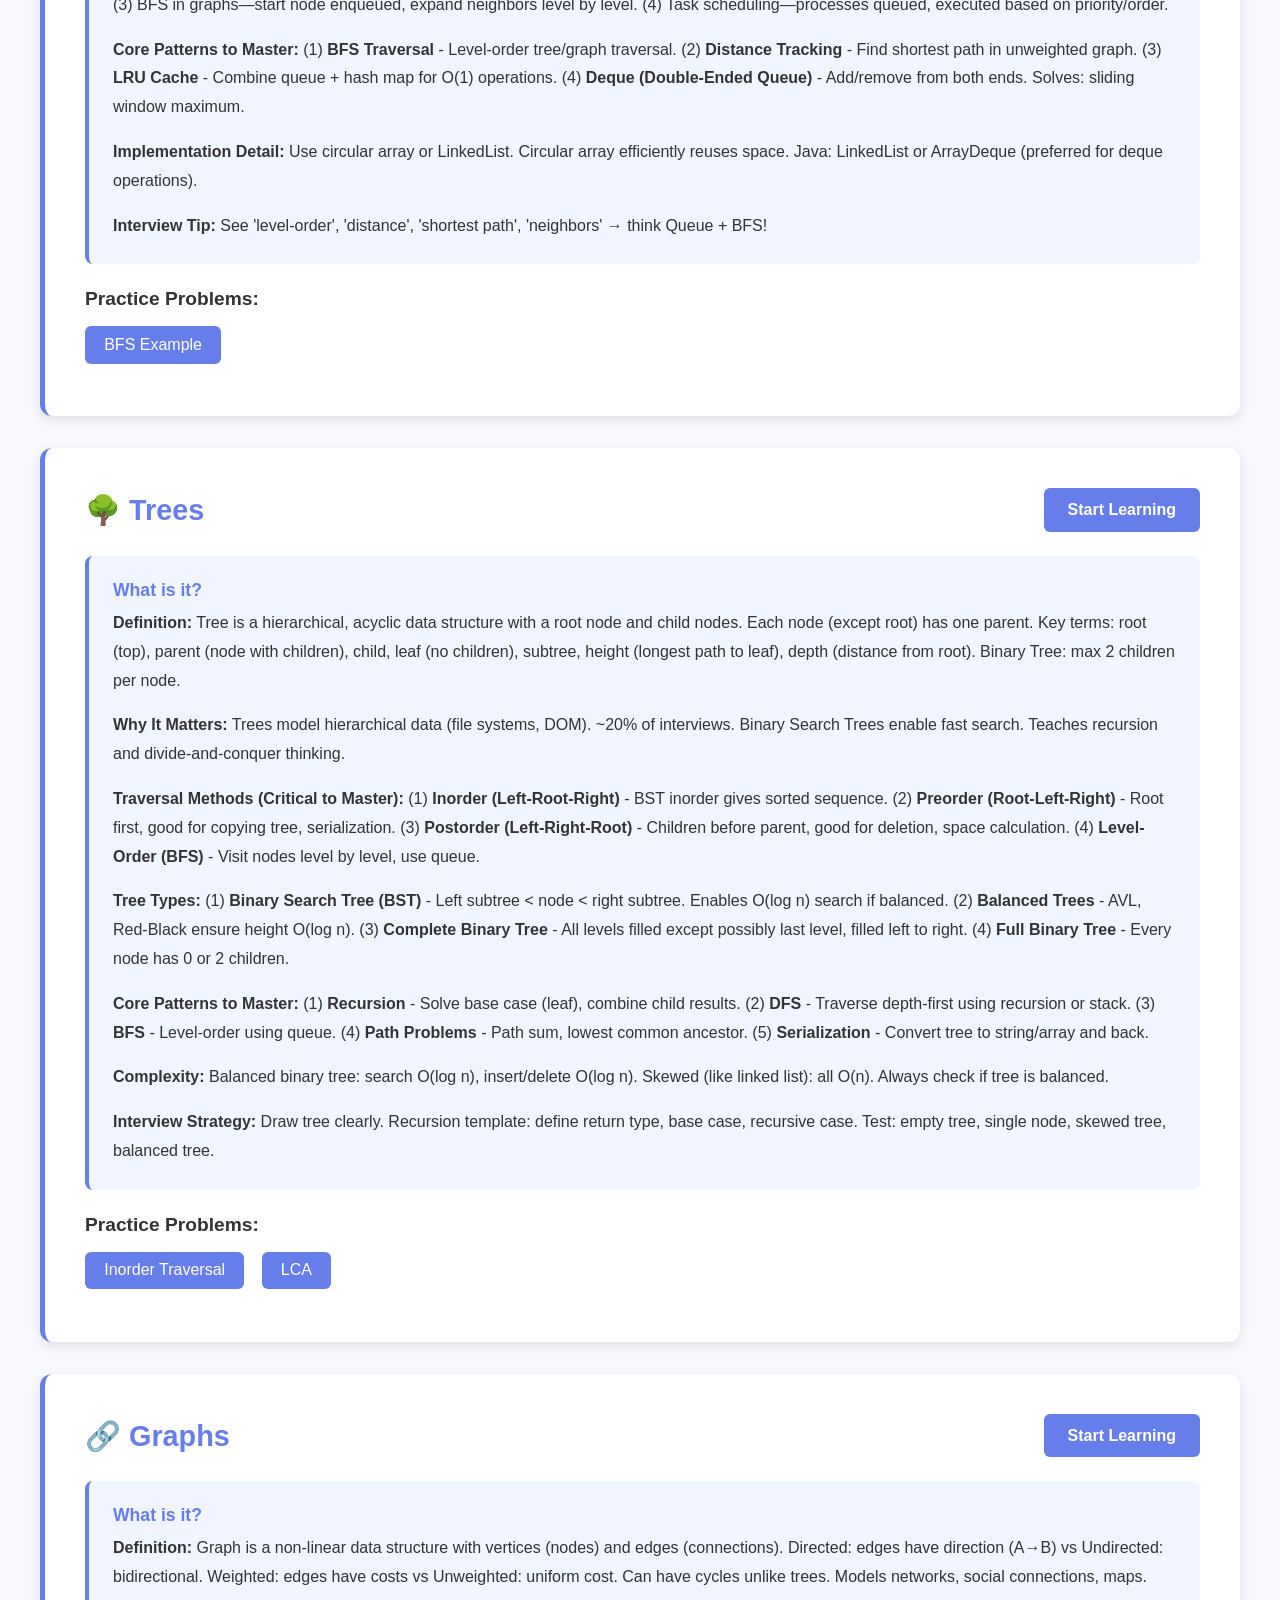
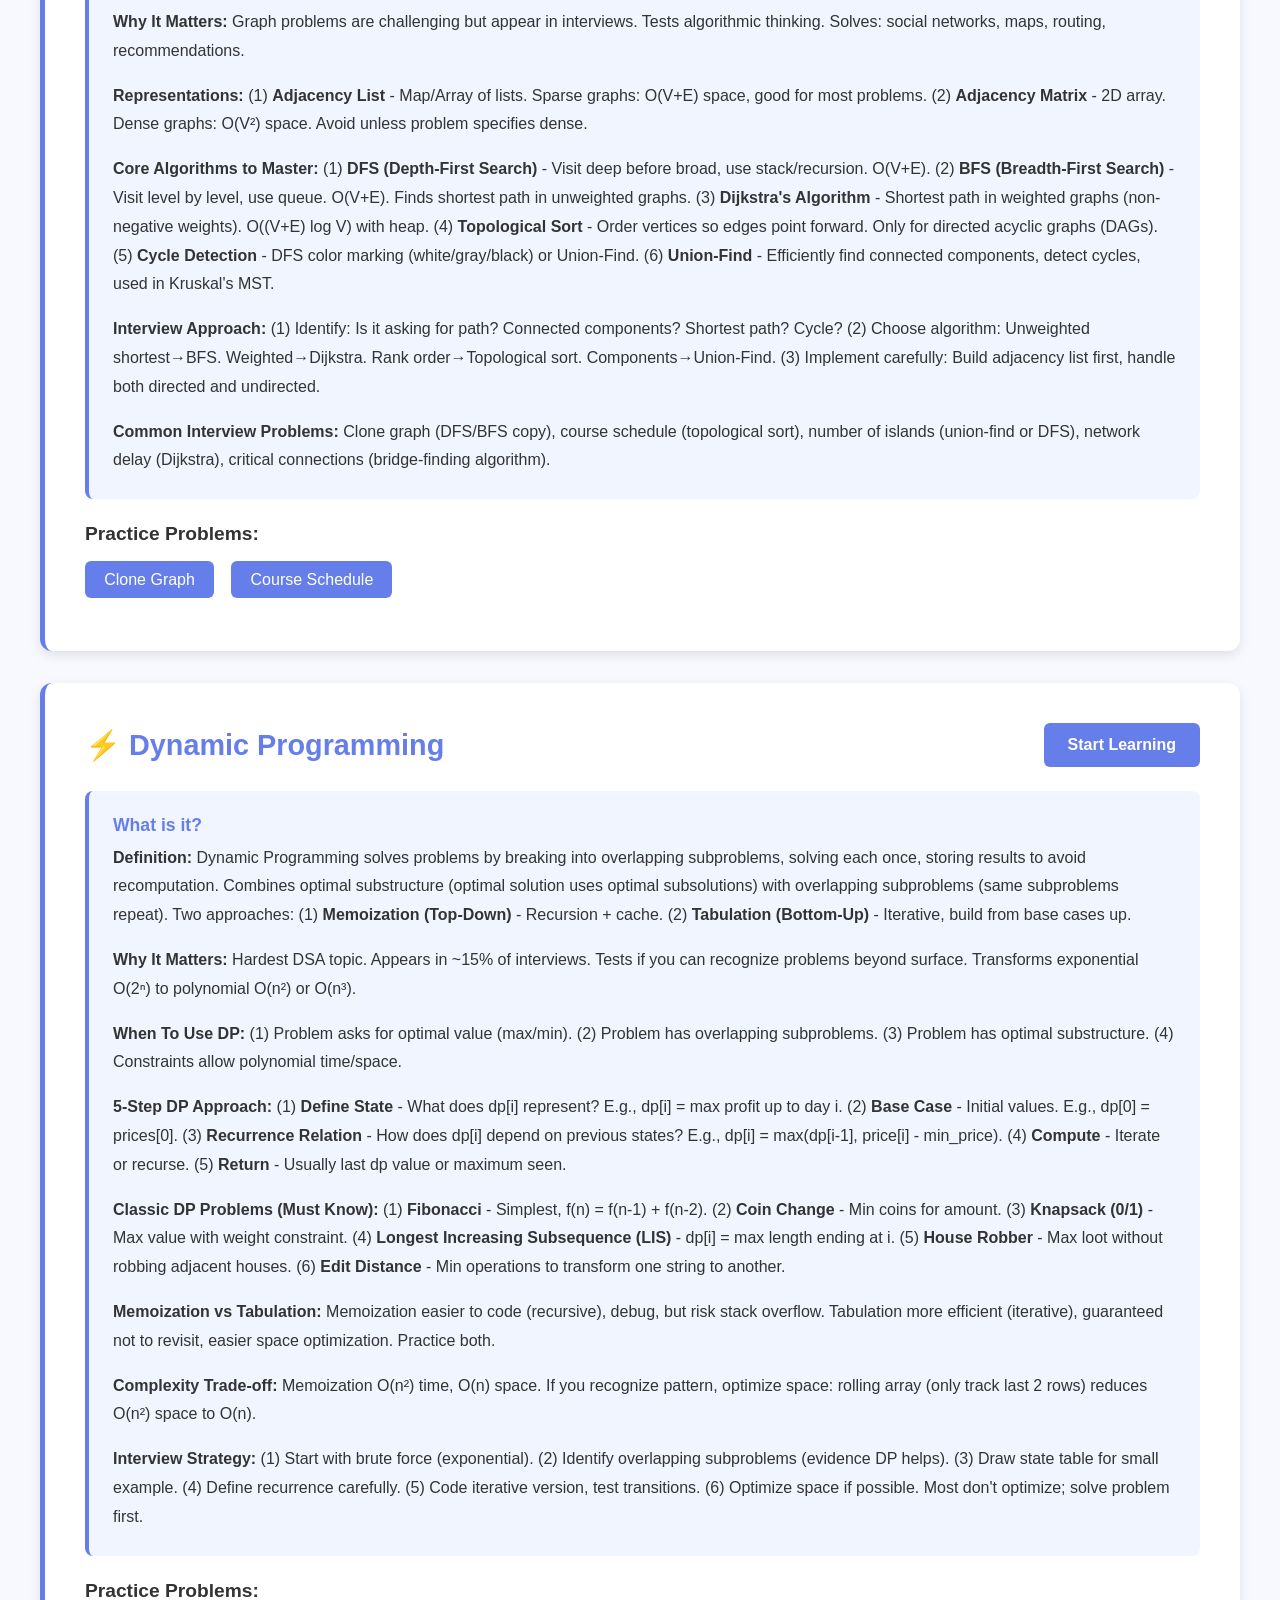
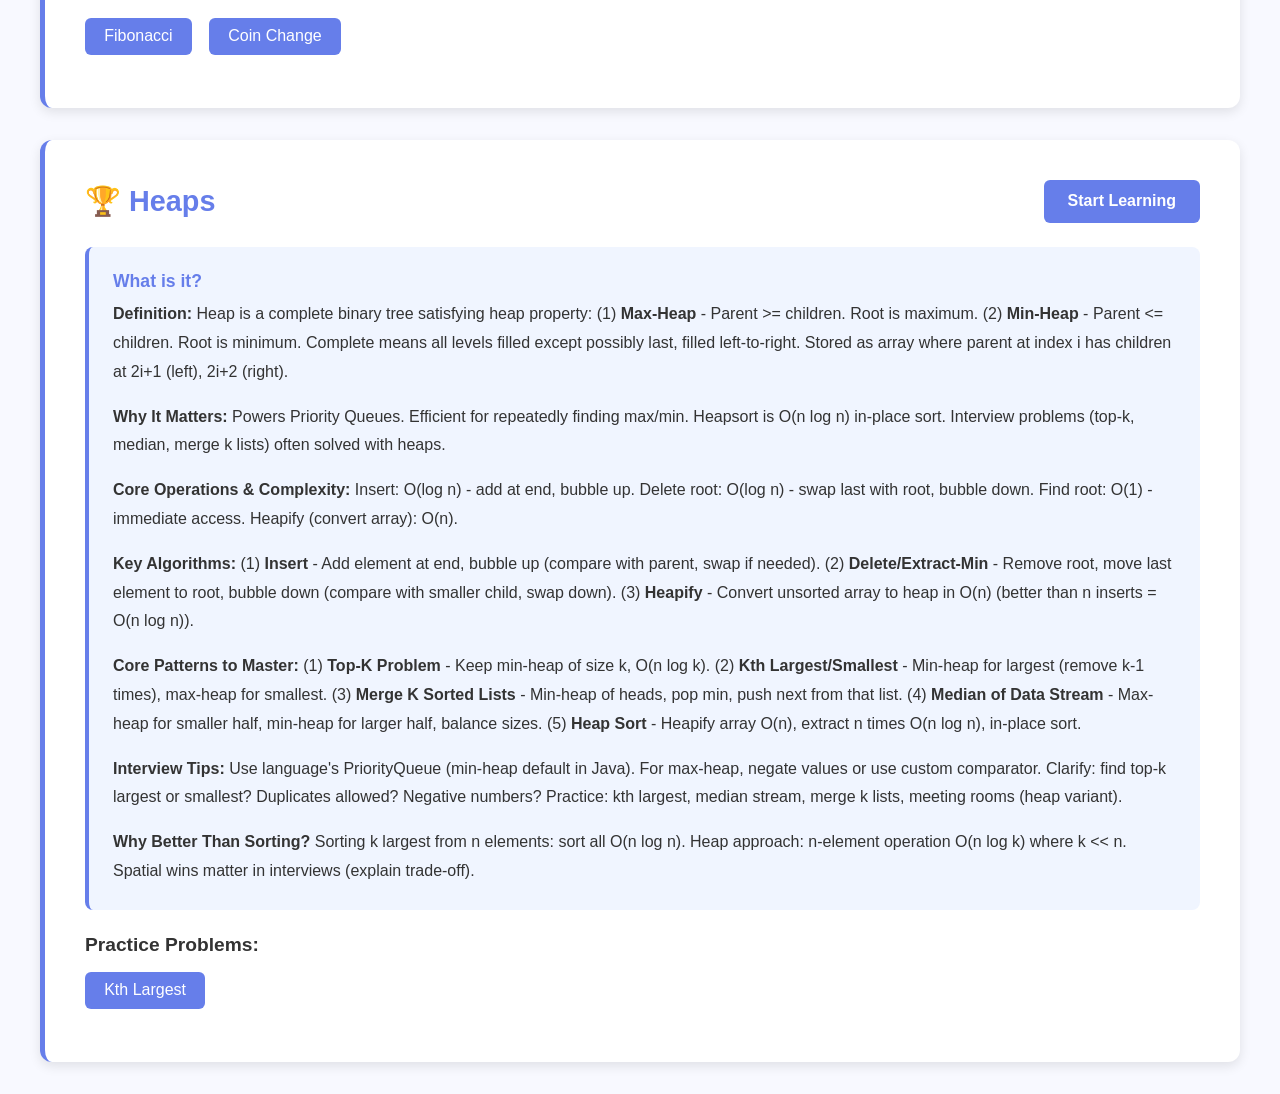
<file: topics-old.html>
<!DOCTYPE html>
<html>

<head>
    <title>DSA Topics with Concepts</title>
</head>

<body style="margin: 0; padding: 0; background: #f8f9ff; font-family: Arial, sans-serif;">

    <nav style="background: #333; padding: 0; margin: 0; box-shadow: 0 2px 8px rgba(0,0,0,0.2);">
        <div style="max-width: 1200px; margin: 0 auto; padding: 0; display: flex; align-items: center;">
            <a href="index.html"
                style="color: white; text-decoration: none; padding: 1rem 1.5rem; font-weight: 600;">Home</a>
            <a href="roadmap.html" style="color: white; text-decoration: none; padding: 1rem 1.5rem;">Roadmap</a>
            <a href="topics.html"
                style="color: white; text-decoration: none; padding: 1rem 1.5rem; border-bottom: 3px solid #667eea;">📚
                Topics & Concepts</a>
            <a href="learning-roadmap.html" style="color: white; text-decoration: none; padding: 1rem 1.5rem;">📖
                Learning Path</a>
            <a href="dashboard.html" style="color: white; text-decoration: none; padding: 1rem 1.5rem;">Dashboard</a>
        </div>
    </nav>

    <div
        style="background: linear-gradient(135deg, #667eea 0%, #764ba2 100%); color: white; padding: 3rem; text-align: center; border-radius: 16px; margin-bottom: 3rem;">
        <h1 style="font-size: 2.5rem; margin: 0; margin-bottom: 1rem;">📚 DSA Topics & Concepts</h1>
        <p style="font-size: 1.1rem; margin: 0;">Learn Data Structures & Algorithms with detailed explanations</p>
    </div>

    <div style="max-width: 1200px; margin: 0 auto;">

        <!-- ARRAYS -->
        <div
            style="background: white; padding: 2.5rem; margin-bottom: 2rem; border-radius: 12px; box-shadow: 0 4px 12px rgba(0,0,0,0.1); border-left: 5px solid #667eea;">
            <div style="display: flex; justify-content: space-between; align-items: center; margin-bottom: 1.5rem;">
                <h2 style="color: #667eea; font-size: 1.8rem; margin: 0;">🔷 Arrays & Hashing</h2>
                <a href="topic.html?topic=arrays"
                    style="background: #667eea; color: white; padding: 0.8rem 1.5rem; border-radius: 6px; text-decoration: none; font-weight: 600;">Start
                    Learning</a>
            </div>
            <div
                style="background: #f0f5ff; padding: 1.5rem; border-radius: 8px; margin-bottom: 1.5rem; border-left: 4px solid #667eea;">
                <strong style="color: #667eea; font-size: 1.1rem; display: block; margin-bottom: 0.5rem;">What is
                    it?</strong>
                <p style="color: #333; line-height: 1.8; font-size: 1rem; margin: 0;"><strong>Definition:</strong>
                    Arrays are contiguous blocks of memory storing elements of the same type. Elements are accessed via
                    0-based indices, allowing O(1) constant-time random access no matter the array size. This is their
                    biggest strength compared to linked lists.</p>
                <p style="color: #333; line-height: 1.8; font-size: 1rem; margin: 1rem 0 0 0;"><strong>Why It
                        Matters:</strong> Arrays are fundamental. 60% of interview problems involve arrays. Most
                    problems taught first because they're simple yet powerful. Understanding arrays deeply gives you a
                    foundation for every other data structure.</p>
                <p style="color: #333; line-height: 1.8; font-size: 1rem; margin: 1rem 0 0 0;"><strong>Key Operations &
                        Complexity:</strong> Access element: O(1) | Search (unsorted): O(n) | Insert/Delete: O(n)
                    because you need to shift elements | Sort: O(n log n) using merge/quick sort.</p>
                <p style="color: #333; line-height: 1.8; font-size: 1rem; margin: 1rem 0 0 0;"><strong>Core Patterns to
                        Master:</strong> (1) <strong>Two Pointers</strong> - Use left & right pointers moving inward.
                    Solves: sorted pair problems, palindrome checks, container-with-most-water. (2) <strong>Sliding
                        Window</strong> - Maintain window of elements, slide right boundary to expand, left to contract.
                    Solves: longest substring, max elements in k-size window. (3) <strong>Prefix Sum</strong> -
                    Precompute cumulative sums for O(1) range queries. Solves: subarray sum, 2D matrix sum. (4)
                    <strong>Hash Map</strong> - Store frequency/index, eliminate nested loops. (5) <strong>Kadane's
                        Algorithm</strong> - Find max subarray sum in O(n).</p>
                <p style="color: #333; line-height: 1.8; font-size: 1rem; margin: 1rem 0 0 0;"><strong>Common Mistakes
                        to Avoid:</strong> Off-by-one errors in loops, forgetting array bounds, not handling edge cases
                    (empty array, single element), modifying array while iterating, assuming 1-based indexing.</p>
                <p style="color: #333; line-height: 1.8; font-size: 1rem; margin: 1rem 0 0 0;"><strong>Interview
                        Tips:</strong> Always clarify: Can I modify input array? Is array sorted? What about duplicates?
                    Start with brute force O(n²) nested loops, then optimize to O(n) or O(n log n). Test: empty array,
                    single element, all same elements, negatives, large numbers.</p>
            </div>
            <div style="margin-top: 1.5rem;">
                <h3 style="color: #333; font-size: 1.2rem; margin: 0 0 1rem 0;">Practice Problems:</h3>
                <a href="https://leetcode.com/problems/two-sum/"
                    style="display: inline-block; background: #667eea; color: white; padding: 0.6rem 1.2rem; border-radius: 6px; text-decoration: none; margin-right: 0.8rem; margin-bottom: 0.8rem;">Two
                    Sum</a>
                <a href="https://www.geeksforgeeks.org/two-sum/"
                    style="display: inline-block; background: #26a639; color: white; padding: 0.6rem 1.2rem; border-radius: 6px; text-decoration: none; margin-right: 0.8rem; margin-bottom: 0.8rem;">GeeksforGeeks</a>
                <a href="https://leetcode.com/problems/best-time-to-buy-and-sell-stock/"
                    style="display: inline-block; background: #667eea; color: white; padding: 0.6rem 1.2rem; border-radius: 6px; text-decoration: none; margin-right: 0.8rem; margin-bottom: 0.8rem;">Buy
                    & Sell Stock</a>
                <a href="https://leetcode.com/problems/contains-duplicate/"
                    style="display: inline-block; background: #667eea; color: white; padding: 0.6rem 1.2rem; border-radius: 6px; text-decoration: none; margin-right: 0.8rem; margin-bottom: 0.8rem;">Contains
                    Duplicate</a>
                <a href="https://leetcode.com/problems/product-of-array-except-self/"
                    style="display: inline-block; background: #667eea; color: white; padding: 0.6rem 1.2rem; border-radius: 6px; text-decoration: none; margin-right: 0.8rem; margin-bottom: 0.8rem;">Product
                    of Array</a>
            </div>
        </div>

        <!-- STRINGS -->
        <div
            style="background: white; padding: 2.5rem; margin-bottom: 2rem; border-radius: 12px; box-shadow: 0 4px 12px rgba(0,0,0,0.1); border-left: 5px solid #667eea;">
            <div style="display: flex; justify-content: space-between; align-items: center; margin-bottom: 1.5rem;">
                <h2 style="color: #667eea; font-size: 1.8rem; margin: 0;">🔤 Strings</h2>
                <a href="topic.html?topic=strings"
                    style="background: #667eea; color: white; padding: 0.8rem 1.5rem; border-radius: 6px; text-decoration: none; font-weight: 600;">Start
                    Learning</a>
            </div>
            <div
                style="background: #f0f5ff; padding: 1.5rem; border-radius: 8px; margin-bottom: 1.5rem; border-left: 4px solid #667eea;">
                <strong style="color: #667eea; font-size: 1.1rem; display: block; margin-bottom: 0.5rem;">What is
                    it?</strong>
                <p style="color: #333; line-height: 1.8; font-size: 1rem; margin: 0;"><strong>Definition:</strong>
                    Strings are immutable sequences of characters. In languages like Java/Python, once created, you
                    cannot modify individual characters—you must create a new string. This immutability affects
                    algorithm design (use StringBuilder for repeated concatenation in Java).</p>
                <p style="color: #333; line-height: 1.8; font-size: 1rem; margin: 1rem 0 0 0;"><strong>Why It
                        Matters:</strong> Strings appear in ~20% of interviews. Similar to arrays but with
                    character-specific tricks. Teaches you frequency counting, pattern matching, and two-pointer
                    techniques.</p>
                <p style="color: #333; line-height: 1.8; font-size: 1rem; margin: 1rem 0 0 0;"><strong>Key Operations &
                        Complexity:</strong> Access char at index: O(1) | substring: O(k) for k-length substring |
                    concatenation: O(n+m) | string operations generally O(n) where n = string length.</p>
                <p style="color: #333; line-height: 1.8; font-size: 1rem; margin: 1rem 0 0 0;"><strong>Core Patterns to
                        Master:</strong> (1) <strong>Character Frequency Counting</strong> - Use hash map to track char
                    counts. Solves: anagram, valid rearrangement. (2) <strong>Sliding Window</strong> - Find
                    longest/shortest substring with condition. Solves: longest substring without repeating chars. (3)
                    <strong>Two Pointers</strong> - Validate palindromes, reverse strings. (4) <strong>Pattern
                        Matching</strong> - KMP algorithm for efficient substring search. (5) <strong>Hash vs
                        Sort</strong> - Sort for anagrams (a^2=a^3 after sort), hash for frequencies.</p>
                <p style="color: #333; line-height: 1.8; font-size: 1rem; margin: 1rem 0 0 0;"><strong>Interview
                        Tips:</strong> Clarify: Are inputs lowercase only, or include uppercase/digits/special chars?
                    Case-sensitive comparison? Palindrome includes only alphanumeric (skip spaces/punctuation)? Use
                    frequency array [26] for lowercase a-z, or hash map for general. Common: valid anagram, longest
                    substring without repeating, longest palindromic substring, valid palindrome with cleanup.</p>
                <p style="color: #333; line-height: 1.8; font-size: 1rem; margin: 1rem 0 0 0;"><strong>Performance
                        Pitfall:</strong> String concatenation in loops using "+=" is O(n²) in Java. Always use
                    StringBuilder append() for O(n) total time.</p>
            </div>
            <div style="margin-top: 1.5rem;">
                <h3 style="color: #333; font-size: 1.2rem; margin: 0 0 1rem 0;">Practice Problems:</h3>
                <a href="https://leetcode.com/problems/valid-anagram/"
                    style="display: inline-block; background: #667eea; color: white; padding: 0.6rem 1.2rem; border-radius: 6px; text-decoration: none; margin-right: 0.8rem; margin-bottom: 0.8rem;">Valid
                    Anagram</a>
                <a href="https://leetcode.com/problems/group-anagrams/"
                    style="display: inline-block; background: #667eea; color: white; padding: 0.6rem 1.2rem; border-radius: 6px; text-decoration: none; margin-right: 0.8rem; margin-bottom: 0.8rem;">Group
                    Anagrams</a>
                <a href="https://leetcode.com/problems/valid-palindrome/"
                    style="display: inline-block; background: #667eea; color: white; padding: 0.6rem 1.2rem; border-radius: 6px; text-decoration: none; margin-right: 0.8rem; margin-bottom: 0.8rem;">Valid
                    Palindrome</a>
                <a href="https://leetcode.com/problems/longest-palindromic-substring/"
                    style="display: inline-block; background: #667eea; color: white; padding: 0.6rem 1.2rem; border-radius: 6px; text-decoration: none; margin-right: 0.8rem; margin-bottom: 0.8rem;">Longest
                    Palindrome</a>
                <a href="https://leetcode.com/problems/3sum/"
                    style="display: inline-block; background: #667eea; color: white; padding: 0.6rem 1.2rem; border-radius: 6px; text-decoration: none; margin-right: 0.8rem; margin-bottom: 0.8rem;">3Sum</a>
            </div>
        </div>

        <!-- BINARY SEARCH -->
        <div
            style="background: white; padding: 2.5rem; margin-bottom: 2rem; border-radius: 12px; box-shadow: 0 4px 12px rgba(0,0,0,0.1); border-left: 5px solid #667eea;">
            <div style="display: flex; justify-content: space-between; align-items: center; margin-bottom: 1.5rem;">
                <h2 style="color: #667eea; font-size: 1.8rem; margin: 0;">🔍 Binary Search</h2>
                <a href="topic.html?topic=binarysearch"
                    style="background: #667eea; color: white; padding: 0.8rem 1.5rem; border-radius: 6px; text-decoration: none; font-weight: 600;">Start
                    Learning</a>
            </div>
            <div
                style="background: #f0f5ff; padding: 1.5rem; border-radius: 8px; margin-bottom: 1.5rem; border-left: 4px solid #667eea;">
                <strong style="color: #667eea; font-size: 1.1rem; display: block; margin-bottom: 0.5rem;">What is
                    it?</strong>
                <p style="color: #333; line-height: 1.8; font-size: 1rem; margin: 0;"><strong>Definition:</strong>
                    Binary Search is a divide-and-conquer algorithm that halves the search space each iteration. Works
                    ONLY on sorted data. By comparing the middle element, you eliminate half the remaining elements,
                    achieving O(log n) complexity—massive improvement over O(n) linear search.</p>
                <p style="color: #333; line-height: 1.8; font-size: 1rem; margin: 1rem 0 0 0;"><strong>Why It
                        Matters:</strong> Reduces time from O(n) to O(log n). For 1 million elements, O(n) = 1M steps,
                    O(log n) = 20 steps. Interview favorite because it teaches patience (don't jump to first solution)
                    and precision (handle all edge cases).</p>
                <p style="color: #333; line-height: 1.8; font-size: 1rem; margin: 1rem 0 0 0;"><strong>Master
                        Template:</strong> left = 0, right = n-1 | while(left <= right) { mid=left + (right-left)/2;
                        if(arr[mid]==target) return mid; if(arr[mid]> target) right = mid-1; else left = mid+1 } |
                        return -1. Avoid: mid = (left+right)/2 can overflow. Always use mid = left + (right-left)/2.</p>
                <p style="color: #333; line-height: 1.8; font-size: 1rem; margin: 1rem 0 0 0;"><strong>Variations to
                        Know:</strong> (1) <strong>Standard</strong> - Find exact element. (2) <strong>Left
                        Boundary</strong> - Find first occurrence. (3) <strong>Right Boundary</strong> - Find last
                    occurrence. (4) <strong>Rotated Sorted Array</strong> - Determine which side is sorted, eliminate
                    that side. (5) <strong>Find Peak</strong> - Mountain array, go toward higher side. (6)
                    <strong>Answer-Space Search</strong> - Instead of searching element location, search answer range
                    (e.g., min capacity).</p>
                <p style="color: #333; line-height: 1.8; font-size: 1rem; margin: 1rem 0 0 0;"><strong>Common
                        Pitfalls:</strong> Not checking if array is sorted first. Infinite loops (mid calculation bugs).
                    Wrong boundary updates. Off-by-one errors when finding boundaries. Forgetting target not found case
                    (-1).</p>
                <p style="color: #333; line-height: 1.8; font-size: 1rem; margin: 1rem 0 0 0;"><strong>Interview
                        Strategy:</strong> Always verify array is sorted. Draw diagram for rotated/peak problems. Code
                    template confidently. Test: empty array, single element, target at boundary, target not found.</p>
            </div>
            <div style="margin-top: 1.5rem;">
                <h3 style="color: #333; font-size: 1.2rem; margin: 0 0 1rem 0;">Practice Problems:</h3>
                <a href="https://leetcode.com/problems/binary-search/"
                    style="display: inline-block; background: #667eea; color: white; padding: 0.6rem 1.2rem; border-radius: 6px; text-decoration: none; margin-right: 0.8rem; margin-bottom: 0.8rem;">Binary
                    Search</a>
                <a href="https://leetcode.com/problems/search-in-rotated-sorted-array/"
                    style="display: inline-block; background: #667eea; color: white; padding: 0.6rem 1.2rem; border-radius: 6px; text-decoration: none; margin-right: 0.8rem; margin-bottom: 0.8rem;">Rotated
                    Array</a>
                <a href="https://leetcode.com/problems/find-peak-element/"
                    style="display: inline-block; background: #667eea; color: white; padding: 0.6rem 1.2rem; border-radius: 6px; text-decoration: none; margin-right: 0.8rem; margin-bottom: 0.8rem;">Find
                    Peak</a>
            </div>
        </div>

        <!-- LINKED LISTS -->
        <div
            style="background: white; padding: 2.5rem; margin-bottom: 2rem; border-radius: 12px; box-shadow: 0 4px 12px rgba(0,0,0,0.1); border-left: 5px solid #667eea;">
            <div style="display: flex; justify-content: space-between; align-items: center; margin-bottom: 1.5rem;">
                <h2 style="color: #667eea; font-size: 1.8rem; margin: 0;">⛓️ Linked Lists</h2>
                <a href="topic.html?topic=linked%20list"
                    style="background: #667eea; color: white; padding: 0.8rem 1.5rem; border-radius: 6px; text-decoration: none; font-weight: 600;">Start
                    Learning</a>
            </div>
            <div
                style="background: #f0f5ff; padding: 1.5rem; border-radius: 8px; margin-bottom: 1.5rem; border-left: 4px solid #667eea;">
                <strong style="color: #667eea; font-size: 1.1rem; display: block; margin-bottom: 0.5rem;">What is
                    it?</strong>
                <p style="color: #333; line-height: 1.8; font-size: 1rem; margin: 0;"><strong>Definition:</strong>
                    Linked List is a dynamic data structure where each node contains data and a reference (pointer) to
                    the next node. Unlike arrays, NO random access—you must traverse from head. But insertion/deletion
                    at known position is O(1) (just update pointers), while array requires O(n) shifting.</p>
                <p style="color: #333; line-height: 1.8; font-size: 1rem; margin: 1rem 0 0 0;"><strong>Why It
                        Matters:</strong> Tests pointer manipulation and linked thinking. Essential foundation for
                    graphs and advanced data structures. Teaches you to handle null references carefully.</p>
                <p style="color: #333; line-height: 1.8; font-size: 1rem; margin: 1rem 0 0 0;"><strong>Key Operations &
                        Complexity:</strong> Access element at index: O(n) traversal | Insert/Delete at known position:
                    O(1) after reaching it | Search: O(n) | Space: O(n).</p>
                <p style="color: #333; line-height: 1.8; font-size: 1rem; margin: 1rem 0 0 0;"><strong>Core Patterns to
                        Master:</strong> (1) <strong>Two Pointers (Slow/Fast)</strong> - Slow moves 1 step, fast moves
                    2. Detects cycles (Floyd's), finds middle (slow is middle when fast reaches end). (2)
                    <strong>Reversal</strong> - Three pointers: prev, current, next. Reverse direction of pointers. (3)
                    <strong>Dummy Node</strong> - Fake head node avoids special-casing removal of actual head. (4)
                    <strong>Merge</strong> - Combine sorted lists, pick smaller node from each. (5) <strong>Cycle
                        Detection</strong> - Slow/fast meet = cycle exists.</p>
                <p style="color: #333; line-height: 1.8; font-size: 1rem; margin: 1rem 0 0 0;"><strong>Interview
                        Tips:</strong> ALWAYS draw the diagram. Pointer updates are error-prone. Verbalize: 'I'm
                    updating current.next to point to previous'. Handle: null checks, single node, empty list, cycles.
                    Practice: reversal, cycle detection, merge two lists, remove nth node, intersection point.</p>
                <p style="color: #333; line-height: 1.8; font-size: 1rem; margin: 1rem 0 0 0;"><strong>Key
                        Insight:</strong> Linked lists shine for insert/delete at known position. Poor for random
                    access. Most interviews: use dummy node and two-pointer technique.</p>
            </div>
            <div style="margin-top: 1.5rem;">
                <h3 style="color: #333; font-size: 1.2rem; margin: 0 0 1rem 0;">Practice Problems:</h3>
                <a href="https://leetcode.com/problems/reverse-linked-list/"
                    style="display: inline-block; background: #667eea; color: white; padding: 0.6rem 1.2rem; border-radius: 6px; text-decoration: none; margin-right: 0.8rem; margin-bottom: 0.8rem;">Reverse
                    List</a>
                <a href="https://leetcode.com/problems/merge-two-sorted-lists/"
                    style="display: inline-block; background: #667eea; color: white; padding: 0.6rem 1.2rem; border-radius: 6px; text-decoration: none; margin-right: 0.8rem; margin-bottom: 0.8rem;">Merge
                    Lists</a>
                <a href="https://leetcode.com/problems/linked-list-cycle/"
                    style="display: inline-block; background: #667eea; color: white; padding: 0.6rem 1.2rem; border-radius: 6px; text-decoration: none; margin-right: 0.8rem; margin-bottom: 0.8rem;">Cycle
                    Detection</a>
            </div>
        </div>

        <!-- STACKS -->
        <div
            style="background: white; padding: 2.5rem; margin-bottom: 2rem; border-radius: 12px; box-shadow: 0 4px 12px rgba(0,0,0,0.1); border-left: 5px solid #667eea;">
            <div style="display: flex; justify-content: space-between; align-items: center; margin-bottom: 1.5rem;">
                <h2 style="color: #667eea; font-size: 1.8rem; margin: 0;">📦 Stacks</h2>
                <a href="topic.html?topic=stack"
                    style="background: #667eea; color: white; padding: 0.8rem 1.5rem; border-radius: 6px; text-decoration: none; font-weight: 600;">Start
                    Learning</a>
            </div>
            <div
                style="background: #f0f5ff; padding: 1.5rem; border-radius: 8px; margin-bottom: 1.5rem; border-left: 4px solid #667eea;">
                <strong style="color: #667eea; font-size: 1.1rem; display: block; margin-bottom: 0.5rem;">What is
                    it?</strong>
                <p style="color: #333; line-height: 1.8; font-size: 1rem; margin: 0;"><strong>Definition:</strong> Stack
                    is a LIFO (Last In First Out) abstract data structure. Imagine a stack of plates—you add and remove
                    from the top. The last element added is the first removed. Core operations: push (add to top) O(1),
                    pop (remove from top) O(1), peek (view top) O(1).</p>
                <p style="color: #333; line-height: 1.8; font-size: 1rem; margin: 1rem 0 0 0;"><strong>Why It
                        Matters:</strong> Powers DFS (depth-first search). Essential for expression evaluation, undo
                    functionality, function call stack. Interview problems test if you recognize 'go back' or 'undo'
                    patterns.</p>
                <p style="color: #333; line-height: 1.8; font-size: 1rem; margin: 1rem 0 0 0;"><strong>Real-World
                        Uses:</strong> (1) Call stack in programming languages—function calls push frame, return pops.
                    (2) Browser back button—each visited page pushed, back button pops. (3) Undo/Redo in editors—undo
                    pops from undo stack, redo pushes to redo stack.</p>
                <p style="color: #333; line-height: 1.8; font-size: 1rem; margin: 1rem 0 0 0;"><strong>Core Patterns to
                        Master:</strong> (1) <strong>Validation</strong> - Matching parentheses/brackets. (2)
                    <strong>Monotonic Stack</strong> - Maintain increasing/decreasing stack. Solves: next greater
                    element, largest rectangle. (3) <strong>Expression Evaluation</strong> - Convert infix to postfix,
                    evaluate postfix. (4) <strong>DFS Traversal</strong> - Use stack instead of recursion to avoid stack
                    overflow. (5) <strong>Min Stack</strong> - Track minimum while supporting push/pop/getMin all O(1).
                </p>
                <p style="color: #333; line-height: 1.8; font-size: 1rem; margin: 1rem 0 0 0;"><strong>Implementation
                        Detail:</strong> Use array/ArrayList (with dynamic resizing) or LinkedList. ArrayList push/pop
                    at end is O(1) amortized.</p>
                <p style="color: #333; line-height: 1.8; font-size: 1rem; margin: 1rem 0 0 0;"><strong>Interview
                        Tip:</strong> See 'previous', 'matching', 'validate', 'undo' keywords → think Stack!</p>
            </div>
            <div style="margin-top: 1.5rem;">
                <h3 style="color: #333; font-size: 1.2rem; margin: 0 0 1rem 0;">Practice Problems:</h3>
                <a href="https://leetcode.com/problems/valid-parentheses/"
                    style="display: inline-block; background: #667eea; color: white; padding: 0.6rem 1.2rem; border-radius: 6px; text-decoration: none; margin-right: 0.8rem; margin-bottom: 0.8rem;">Valid
                    Parentheses</a>
                <a href="https://leetcode.com/problems/next-greater-element-i/"
                    style="display: inline-block; background: #667eea; color: white; padding: 0.6rem 1.2rem; border-radius: 6px; text-decoration: none; margin-right: 0.8rem; margin-bottom: 0.8rem;">Next
                    Greater Element</a>
            </div>
        </div>

        <!-- QUEUES -->
        <div
            style="background: white; padding: 2.5rem; margin-bottom: 2rem; border-radius: 12px; box-shadow: 0 4px 12px rgba(0,0,0,0.1); border-left: 5px solid #667eea;">
            <div style="display: flex; justify-content: space-between; align-items: center; margin-bottom: 1.5rem;">
                <h2 style="color: #667eea; font-size: 1.8rem; margin: 0;">🚀 Queues</h2>
                <a href="topic.html?topic=stack"
                    style="background: #667eea; color: white; padding: 0.8rem 1.5rem; border-radius: 6px; text-decoration: none; font-weight: 600;">Start
                    Learning</a>
            </div>
            <div
                style="background: #f0f5ff; padding: 1.5rem; border-radius: 8px; margin-bottom: 1.5rem; border-left: 4px solid #667eea;">
                <strong style="color: #667eea; font-size: 1.1rem; display: block; margin-bottom: 0.5rem;">What is
                    it?</strong>
                <p style="color: #333; line-height: 1.8; font-size: 1rem; margin: 0;"><strong>Definition:</strong> Queue
                    is a FIFO (First In First Out) abstract data structure. Imagine a line at a store—first person in is
                    first served. Core operations: enqueue (add to back/rear) O(1), dequeue (remove from front/head)
                    O(1), peek (view front) O(1).</p>
                <p style="color: #333; line-height: 1.8; font-size: 1rem; margin: 1rem 0 0 0;"><strong>Why It
                        Matters:</strong> Powers BFS (breadth-first search) for level-order traversal of trees/graphs.
                    Models real-world queuing (job scheduling, print queue). Interview problems test
                    level-order/distance-based thinking.</p>
                <p style="color: #333; line-height: 1.8; font-size: 1rem; margin: 1rem 0 0 0;"><strong>Real-World
                        Uses:</strong> (1) Printer jobs—queue incoming print requests, process in order. (2) Customer
                    service—customers join queue, served in order. (3) BFS in graphs—start node enqueued, expand
                    neighbors level by level. (4) Task scheduling—processes queued, executed based on priority/order.
                </p>
                <p style="color: #333; line-height: 1.8; font-size: 1rem; margin: 1rem 0 0 0;"><strong>Core Patterns to
                        Master:</strong> (1) <strong>BFS Traversal</strong> - Level-order tree/graph traversal. (2)
                    <strong>Distance Tracking</strong> - Find shortest path in unweighted graph. (3) <strong>LRU
                        Cache</strong> - Combine queue + hash map for O(1) operations. (4) <strong>Deque (Double-Ended
                        Queue)</strong> - Add/remove from both ends. Solves: sliding window maximum.</p>
                <p style="color: #333; line-height: 1.8; font-size: 1rem; margin: 1rem 0 0 0;"><strong>Implementation
                        Detail:</strong> Use circular array or LinkedList. Circular array efficiently reuses space.
                    Java: LinkedList or ArrayDeque (preferred for deque operations).</p>
                <p style="color: #333; line-height: 1.8; font-size: 1rem; margin: 1rem 0 0 0;"><strong>Interview
                        Tip:</strong> See 'level-order', 'distance', 'shortest path', 'neighbors' → think Queue + BFS!
                </p>
            </div>
            <div style="margin-top: 1.5rem;">
                <h3 style="color: #333; font-size: 1.2rem; margin: 0 0 1rem 0;">Practice Problems:</h3>
                <a href="https://leetcode.com/problems/number-of-islands/"
                    style="display: inline-block; background: #667eea; color: white; padding: 0.6rem 1.2rem; border-radius: 6px; text-decoration: none; margin-right: 0.8rem; margin-bottom: 0.8rem;">BFS
                    Example</a>
            </div>
        </div>

        <!-- TREES -->
        <div
            style="background: white; padding: 2.5rem; margin-bottom: 2rem; border-radius: 12px; box-shadow: 0 4px 12px rgba(0,0,0,0.1); border-left: 5px solid #667eea;">
            <div style="display: flex; justify-content: space-between; align-items: center; margin-bottom: 1.5rem;">
                <h2 style="color: #667eea; font-size: 1.8rem; margin: 0;">🌳 Trees</h2>
                <a href="topic.html?topic=trees"
                    style="background: #667eea; color: white; padding: 0.8rem 1.5rem; border-radius: 6px; text-decoration: none; font-weight: 600;">Start
                    Learning</a>
            </div>
            <div
                style="background: #f0f5ff; padding: 1.5rem; border-radius: 8px; margin-bottom: 1.5rem; border-left: 4px solid #667eea;">
                <strong style="color: #667eea; font-size: 1.1rem; display: block; margin-bottom: 0.5rem;">What is
                    it?</strong>
                <p style="color: #333; line-height: 1.8; font-size: 1rem; margin: 0;"><strong>Definition:</strong> Tree
                    is a hierarchical, acyclic data structure with a root node and child nodes. Each node (except root)
                    has one parent. Key terms: root (top), parent (node with children), child, leaf (no children),
                    subtree, height (longest path to leaf), depth (distance from root). Binary Tree: max 2 children per
                    node.</p>
                <p style="color: #333; line-height: 1.8; font-size: 1rem; margin: 1rem 0 0 0;"><strong>Why It
                        Matters:</strong> Trees model hierarchical data (file systems, DOM). ~20% of interviews. Binary
                    Search Trees enable fast search. Teaches recursion and divide-and-conquer thinking.</p>
                <p style="color: #333; line-height: 1.8; font-size: 1rem; margin: 1rem 0 0 0;"><strong>Traversal Methods
                        (Critical to Master):</strong> (1) <strong>Inorder (Left-Root-Right)</strong> - BST inorder
                    gives sorted sequence. (2) <strong>Preorder (Root-Left-Right)</strong> - Root first, good for
                    copying tree, serialization. (3) <strong>Postorder (Left-Right-Root)</strong> - Children before
                    parent, good for deletion, space calculation. (4) <strong>Level-Order (BFS)</strong> - Visit nodes
                    level by level, use queue.</p>
                <p style="color: #333; line-height: 1.8; font-size: 1rem; margin: 1rem 0 0 0;"><strong>Tree
                        Types:</strong> (1) <strong>Binary Search Tree (BST)</strong> - Left subtree < node < right
                        subtree. Enables O(log n) search if balanced. (2) <strong>Balanced Trees</strong> - AVL,
                        Red-Black ensure height O(log n). (3) <strong>Complete Binary Tree</strong> - All levels filled
                        except possibly last level, filled left to right. (4) <strong>Full Binary Tree</strong> - Every
                        node has 0 or 2 children.</p>
                <p style="color: #333; line-height: 1.8; font-size: 1rem; margin: 1rem 0 0 0;"><strong>Core Patterns to
                        Master:</strong> (1) <strong>Recursion</strong> - Solve base case (leaf), combine child results.
                    (2) <strong>DFS</strong> - Traverse depth-first using recursion or stack. (3) <strong>BFS</strong> -
                    Level-order using queue. (4) <strong>Path Problems</strong> - Path sum, lowest common ancestor. (5)
                    <strong>Serialization</strong> - Convert tree to string/array and back.</p>
                <p style="color: #333; line-height: 1.8; font-size: 1rem; margin: 1rem 0 0 0;">
                    <strong>Complexity:</strong> Balanced binary tree: search O(log n), insert/delete O(log n). Skewed
                    (like linked list): all O(n). Always check if tree is balanced.</p>
                <p style="color: #333; line-height: 1.8; font-size: 1rem; margin: 1rem 0 0 0;"><strong>Interview
                        Strategy:</strong> Draw tree clearly. Recursion template: define return type, base case,
                    recursive case. Test: empty tree, single node, skewed tree, balanced tree.</p>
            </div>
            <div style="margin-top: 1.5rem;">
                <h3 style="color: #333; font-size: 1.2rem; margin: 0 0 1rem 0;">Practice Problems:</h3>
                <a href="https://leetcode.com/problems/binary-tree-inorder-traversal/"
                    style="display: inline-block; background: #667eea; color: white; padding: 0.6rem 1.2rem; border-radius: 6px; text-decoration: none; margin-right: 0.8rem; margin-bottom: 0.8rem;">Inorder
                    Traversal</a>
                <a href="https://leetcode.com/problems/lowest-common-ancestor-of-a-binary-search-tree/"
                    style="display: inline-block; background: #667eea; color: white; padding: 0.6rem 1.2rem; border-radius: 6px; text-decoration: none; margin-right: 0.8rem; margin-bottom: 0.8rem;">LCA</a>
            </div>
        </div>

        <!-- GRAPHS -->
        <div
            style="background: white; padding: 2.5rem; margin-bottom: 2rem; border-radius: 12px; box-shadow: 0 4px 12px rgba(0,0,0,0.1); border-left: 5px solid #667eea;">
            <div style="display: flex; justify-content: space-between; align-items: center; margin-bottom: 1.5rem;">
                <h2 style="color: #667eea; font-size: 1.8rem; margin: 0;">🔗 Graphs</h2>
                <a href="topic.html?topic=graphs"
                    style="background: #667eea; color: white; padding: 0.8rem 1.5rem; border-radius: 6px; text-decoration: none; font-weight: 600;">Start
                    Learning</a>
            </div>
            <div
                style="background: #f0f5ff; padding: 1.5rem; border-radius: 8px; margin-bottom: 1.5rem; border-left: 4px solid #667eea;">
                <strong style="color: #667eea; font-size: 1.1rem; display: block; margin-bottom: 0.5rem;">What is
                    it?</strong>
                <p style="color: #333; line-height: 1.8; font-size: 1rem; margin: 0;"><strong>Definition:</strong> Graph
                    is a non-linear data structure with vertices (nodes) and edges (connections). Directed: edges have
                    direction (A→B) vs Undirected: bidirectional. Weighted: edges have costs vs Unweighted: uniform
                    cost. Can have cycles unlike trees. Models networks, social connections, maps.</p>
                <p style="color: #333; line-height: 1.8; font-size: 1rem; margin: 1rem 0 0 0;"><strong>Why It
                        Matters:</strong> Graph problems are challenging but appear in interviews. Tests algorithmic
                    thinking. Solves: social networks, maps, routing, recommendations.</p>
                <p style="color: #333; line-height: 1.8; font-size: 1rem; margin: 1rem 0 0 0;">
                    <strong>Representations:</strong> (1) <strong>Adjacency List</strong> - Map/Array of lists. Sparse
                    graphs: O(V+E) space, good for most problems. (2) <strong>Adjacency Matrix</strong> - 2D array.
                    Dense graphs: O(V²) space. Avoid unless problem specifies dense.</p>
                <p style="color: #333; line-height: 1.8; font-size: 1rem; margin: 1rem 0 0 0;"><strong>Core Algorithms
                        to Master:</strong> (1) <strong>DFS (Depth-First Search)</strong> - Visit deep before broad, use
                    stack/recursion. O(V+E). (2) <strong>BFS (Breadth-First Search)</strong> - Visit level by level, use
                    queue. O(V+E). Finds shortest path in unweighted graphs. (3) <strong>Dijkstra's Algorithm</strong> -
                    Shortest path in weighted graphs (non-negative weights). O((V+E) log V) with heap. (4)
                    <strong>Topological Sort</strong> - Order vertices so edges point forward. Only for directed acyclic
                    graphs (DAGs). (5) <strong>Cycle Detection</strong> - DFS color marking (white/gray/black) or
                    Union-Find. (6) <strong>Union-Find</strong> - Efficiently find connected components, detect cycles,
                    used in Kruskal's MST.</p>
                <p style="color: #333; line-height: 1.8; font-size: 1rem; margin: 1rem 0 0 0;"><strong>Interview
                        Approach:</strong> (1) Identify: Is it asking for path? Connected components? Shortest path?
                    Cycle? (2) Choose algorithm: Unweighted shortest→BFS. Weighted→Dijkstra. Rank order→Topological
                    sort. Components→Union-Find. (3) Implement carefully: Build adjacency list first, handle both
                    directed and undirected.</p>
                <p style="color: #333; line-height: 1.8; font-size: 1rem; margin: 1rem 0 0 0;"><strong>Common Interview
                        Problems:</strong> Clone graph (DFS/BFS copy), course schedule (topological sort), number of
                    islands (union-find or DFS), network delay (Dijkstra), critical connections (bridge-finding
                    algorithm).</p>
            </div>
            <div style="margin-top: 1.5rem;">
                <h3 style="color: #333; font-size: 1.2rem; margin: 0 0 1rem 0;">Practice Problems:</h3>
                <a href="https://leetcode.com/problems/clone-graph/"
                    style="display: inline-block; background: #667eea; color: white; padding: 0.6rem 1.2rem; border-radius: 6px; text-decoration: none; margin-right: 0.8rem; margin-bottom: 0.8rem;">Clone
                    Graph</a>
                <a href="https://leetcode.com/problems/course-schedule/"
                    style="display: inline-block; background: #667eea; color: white; padding: 0.6rem 1.2rem; border-radius: 6px; text-decoration: none; margin-right: 0.8rem; margin-bottom: 0.8rem;">Course
                    Schedule</a>
            </div>
        </div>

        <!-- DYNAMIC PROGRAMMING -->
        <div
            style="background: white; padding: 2.5rem; margin-bottom: 2rem; border-radius: 12px; box-shadow: 0 4px 12px rgba(0,0,0,0.1); border-left: 5px solid #667eea;">
            <div style="display: flex; justify-content: space-between; align-items: center; margin-bottom: 1.5rem;">
                <h2 style="color: #667eea; font-size: 1.8rem; margin: 0;">⚡ Dynamic Programming</h2>
                <a href="topic.html?topic=dp"
                    style="background: #667eea; color: white; padding: 0.8rem 1.5rem; border-radius: 6px; text-decoration: none; font-weight: 600;">Start
                    Learning</a>
            </div>
            <div
                style="background: #f0f5ff; padding: 1.5rem; border-radius: 8px; margin-bottom: 1.5rem; border-left: 4px solid #667eea;">
                <strong style="color: #667eea; font-size: 1.1rem; display: block; margin-bottom: 0.5rem;">What is
                    it?</strong>
                <p style="color: #333; line-height: 1.8; font-size: 1rem; margin: 0;"><strong>Definition:</strong>
                    Dynamic Programming solves problems by breaking into overlapping subproblems, solving each once,
                    storing results to avoid recomputation. Combines optimal substructure (optimal solution uses optimal
                    subsolutions) with overlapping subproblems (same subproblems repeat). Two approaches: (1)
                    <strong>Memoization (Top-Down)</strong> - Recursion + cache. (2) <strong>Tabulation
                        (Bottom-Up)</strong> - Iterative, build from base cases up.</p>
                <p style="color: #333; line-height: 1.8; font-size: 1rem; margin: 1rem 0 0 0;"><strong>Why It
                        Matters:</strong> Hardest DSA topic. Appears in ~15% of interviews. Tests if you can recognize
                    problems beyond surface. Transforms exponential O(2ⁿ) to polynomial O(n²) or O(n³).</p>
                <p style="color: #333; line-height: 1.8; font-size: 1rem; margin: 1rem 0 0 0;"><strong>When To Use
                        DP:</strong> (1) Problem asks for optimal value (max/min). (2) Problem has overlapping
                    subproblems. (3) Problem has optimal substructure. (4) Constraints allow polynomial time/space.</p>
                <p style="color: #333; line-height: 1.8; font-size: 1rem; margin: 1rem 0 0 0;"><strong>5-Step DP
                        Approach:</strong> (1) <strong>Define State</strong> - What does dp[i] represent? E.g., dp[i] =
                    max profit up to day i. (2) <strong>Base Case</strong> - Initial values. E.g., dp[0] = prices[0].
                    (3) <strong>Recurrence Relation</strong> - How does dp[i] depend on previous states? E.g., dp[i] =
                    max(dp[i-1], price[i] - min_price). (4) <strong>Compute</strong> - Iterate or recurse. (5)
                    <strong>Return</strong> - Usually last dp value or maximum seen.</p>
                <p style="color: #333; line-height: 1.8; font-size: 1rem; margin: 1rem 0 0 0;"><strong>Classic DP
                        Problems (Must Know):</strong> (1) <strong>Fibonacci</strong> - Simplest, f(n) = f(n-1) +
                    f(n-2). (2) <strong>Coin Change</strong> - Min coins for amount. (3) <strong>Knapsack (0/1)</strong>
                    - Max value with weight constraint. (4) <strong>Longest Increasing Subsequence (LIS)</strong> -
                    dp[i] = max length ending at i. (5) <strong>House Robber</strong> - Max loot without robbing
                    adjacent houses. (6) <strong>Edit Distance</strong> - Min operations to transform one string to
                    another.</p>
                <p style="color: #333; line-height: 1.8; font-size: 1rem; margin: 1rem 0 0 0;"><strong>Memoization vs
                        Tabulation:</strong> Memoization easier to code (recursive), debug, but risk stack overflow.
                    Tabulation more efficient (iterative), guaranteed not to revisit, easier space optimization.
                    Practice both.</p>
                <p style="color: #333; line-height: 1.8; font-size: 1rem; margin: 1rem 0 0 0;"><strong>Complexity
                        Trade-off:</strong> Memoization O(n²) time, O(n) space. If you recognize pattern, optimize
                    space: rolling array (only track last 2 rows) reduces O(n²) space to O(n).</p>
                <p style="color: #333; line-height: 1.8; font-size: 1rem; margin: 1rem 0 0 0;"><strong>Interview
                        Strategy:</strong> (1) Start with brute force (exponential). (2) Identify overlapping
                    subproblems (evidence DP helps). (3) Draw state table for small example. (4) Define recurrence
                    carefully. (5) Code iterative version, test transitions. (6) Optimize space if possible. Most don't
                    optimize; solve problem first.</p>
            </div>
            <div style="margin-top: 1.5rem;">
                <h3 style="color: #333; font-size: 1.2rem; margin: 0 0 1rem 0;">Practice Problems:</h3>
                <a href="https://leetcode.com/problems/fibonacci-number/"
                    style="display: inline-block; background: #667eea; color: white; padding: 0.6rem 1.2rem; border-radius: 6px; text-decoration: none; margin-right: 0.8rem; margin-bottom: 0.8rem;">Fibonacci</a>
                <a href="https://leetcode.com/problems/coin-change/"
                    style="display: inline-block; background: #667eea; color: white; padding: 0.6rem 1.2rem; border-radius: 6px; text-decoration: none; margin-right: 0.8rem; margin-bottom: 0.8rem;">Coin
                    Change</a>
            </div>
        </div>

        <!-- HEAPS -->
        <div
            style="background: white; padding: 2.5rem; margin-bottom: 2rem; border-radius: 12px; box-shadow: 0 4px 12px rgba(0,0,0,0.1); border-left: 5px solid #667eea;">
            <div style="display: flex; justify-content: space-between; align-items: center; margin-bottom: 1.5rem;">
                <h2 style="color: #667eea; font-size: 1.8rem; margin: 0;">🏆 Heaps</h2>
                <a href="topic.html?topic=heaps"
                    style="background: #667eea; color: white; padding: 0.8rem 1.5rem; border-radius: 6px; text-decoration: none; font-weight: 600;">Start
                    Learning</a>
            </div>
            <div
                style="background: #f0f5ff; padding: 1.5rem; border-radius: 8px; margin-bottom: 1.5rem; border-left: 4px solid #667eea;">
                <strong style="color: #667eea; font-size: 1.1rem; display: block; margin-bottom: 0.5rem;">What is
                    it?</strong>
                <p style="color: #333; line-height: 1.8; font-size: 1rem; margin: 0;"><strong>Definition:</strong> Heap
                    is a complete binary tree satisfying heap property: (1) <strong>Max-Heap</strong> - Parent >=
                    children. Root is maximum. (2) <strong>Min-Heap</strong> - Parent <= children. Root is minimum.
                        Complete means all levels filled except possibly last, filled left-to-right. Stored as array
                        where parent at index i has children at 2i+1 (left), 2i+2 (right).</p>
                        <p style="color: #333; line-height: 1.8; font-size: 1rem; margin: 1rem 0 0 0;"><strong>Why It
                                Matters:</strong> Powers Priority Queues. Efficient for repeatedly finding max/min.
                            Heapsort is O(n log n) in-place sort. Interview problems (top-k, median, merge k lists)
                            often solved with heaps.</p>
                        <p style="color: #333; line-height: 1.8; font-size: 1rem; margin: 1rem 0 0 0;"><strong>Core
                                Operations & Complexity:</strong> Insert: O(log n) - add at end, bubble up. Delete root:
                            O(log n) - swap last with root, bubble down. Find root: O(1) - immediate access. Heapify
                            (convert array): O(n).</p>
                        <p style="color: #333; line-height: 1.8; font-size: 1rem; margin: 1rem 0 0 0;"><strong>Key
                                Algorithms:</strong> (1) <strong>Insert</strong> - Add element at end, bubble up
                            (compare with parent, swap if needed). (2) <strong>Delete/Extract-Min</strong> - Remove
                            root, move last element to root, bubble down (compare with smaller child, swap down). (3)
                            <strong>Heapify</strong> - Convert unsorted array to heap in O(n) (better than n inserts =
                            O(n log n)).</p>
                        <p style="color: #333; line-height: 1.8; font-size: 1rem; margin: 1rem 0 0 0;"><strong>Core
                                Patterns to Master:</strong> (1) <strong>Top-K Problem</strong> - Keep min-heap of size
                            k, O(n log k). (2) <strong>Kth Largest/Smallest</strong> - Min-heap for largest (remove k-1
                            times), max-heap for smallest. (3) <strong>Merge K Sorted Lists</strong> - Min-heap of
                            heads, pop min, push next from that list. (4) <strong>Median of Data Stream</strong> -
                            Max-heap for smaller half, min-heap for larger half, balance sizes. (5) <strong>Heap
                                Sort</strong> - Heapify array O(n), extract n times O(n log n), in-place sort.</p>
                        <p style="color: #333; line-height: 1.8; font-size: 1rem; margin: 1rem 0 0 0;"><strong>Interview
                                Tips:</strong> Use language's PriorityQueue (min-heap default in Java). For max-heap,
                            negate values or use custom comparator. Clarify: find top-k largest or smallest? Duplicates
                            allowed? Negative numbers? Practice: kth largest, median stream, merge k lists, meeting
                            rooms (heap variant).</p>
                        <p style="color: #333; line-height: 1.8; font-size: 1rem; margin: 1rem 0 0 0;"><strong>Why
                                Better Than Sorting?</strong> Sorting k largest from n elements: sort all O(n log n).
                            Heap approach: n-element operation O(n log k) where k << n. Spatial wins matter in
                                interviews (explain trade-off).</p>
            </div>
            <div style="margin-top: 1.5rem;">
                <h3 style="color: #333; font-size: 1.2rem; margin: 0 0 1rem 0;">Practice Problems:</h3>
                <a href="https://leetcode.com/problems/kth-largest-element-in-an-array/"
                    style="display: inline-block; background: #667eea; color: white; padding: 0.6rem 1.2rem; border-radius: 6px; text-decoration: none; margin-right: 0.8rem; margin-bottom: 0.8rem;">Kth
                    Largest</a>
            </div>
        </div>

    </div>

</body>

</html>
</file>
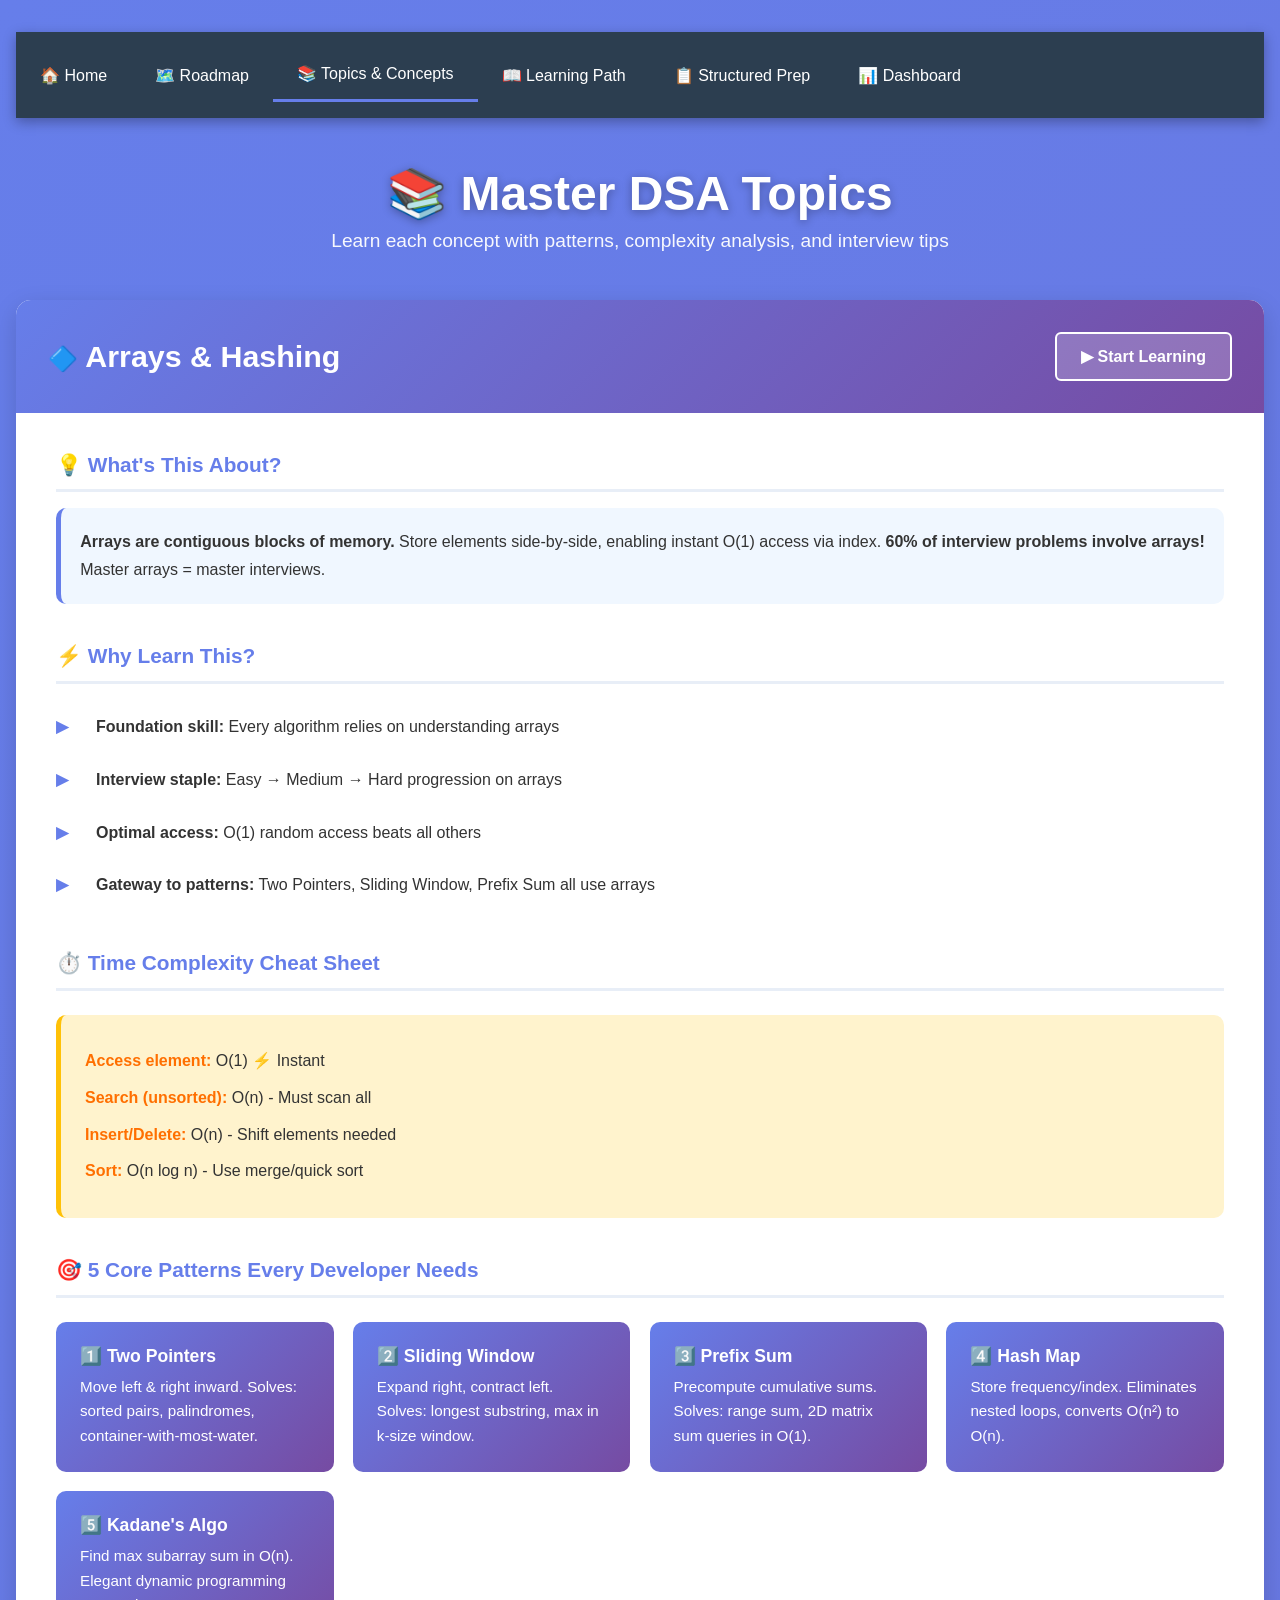
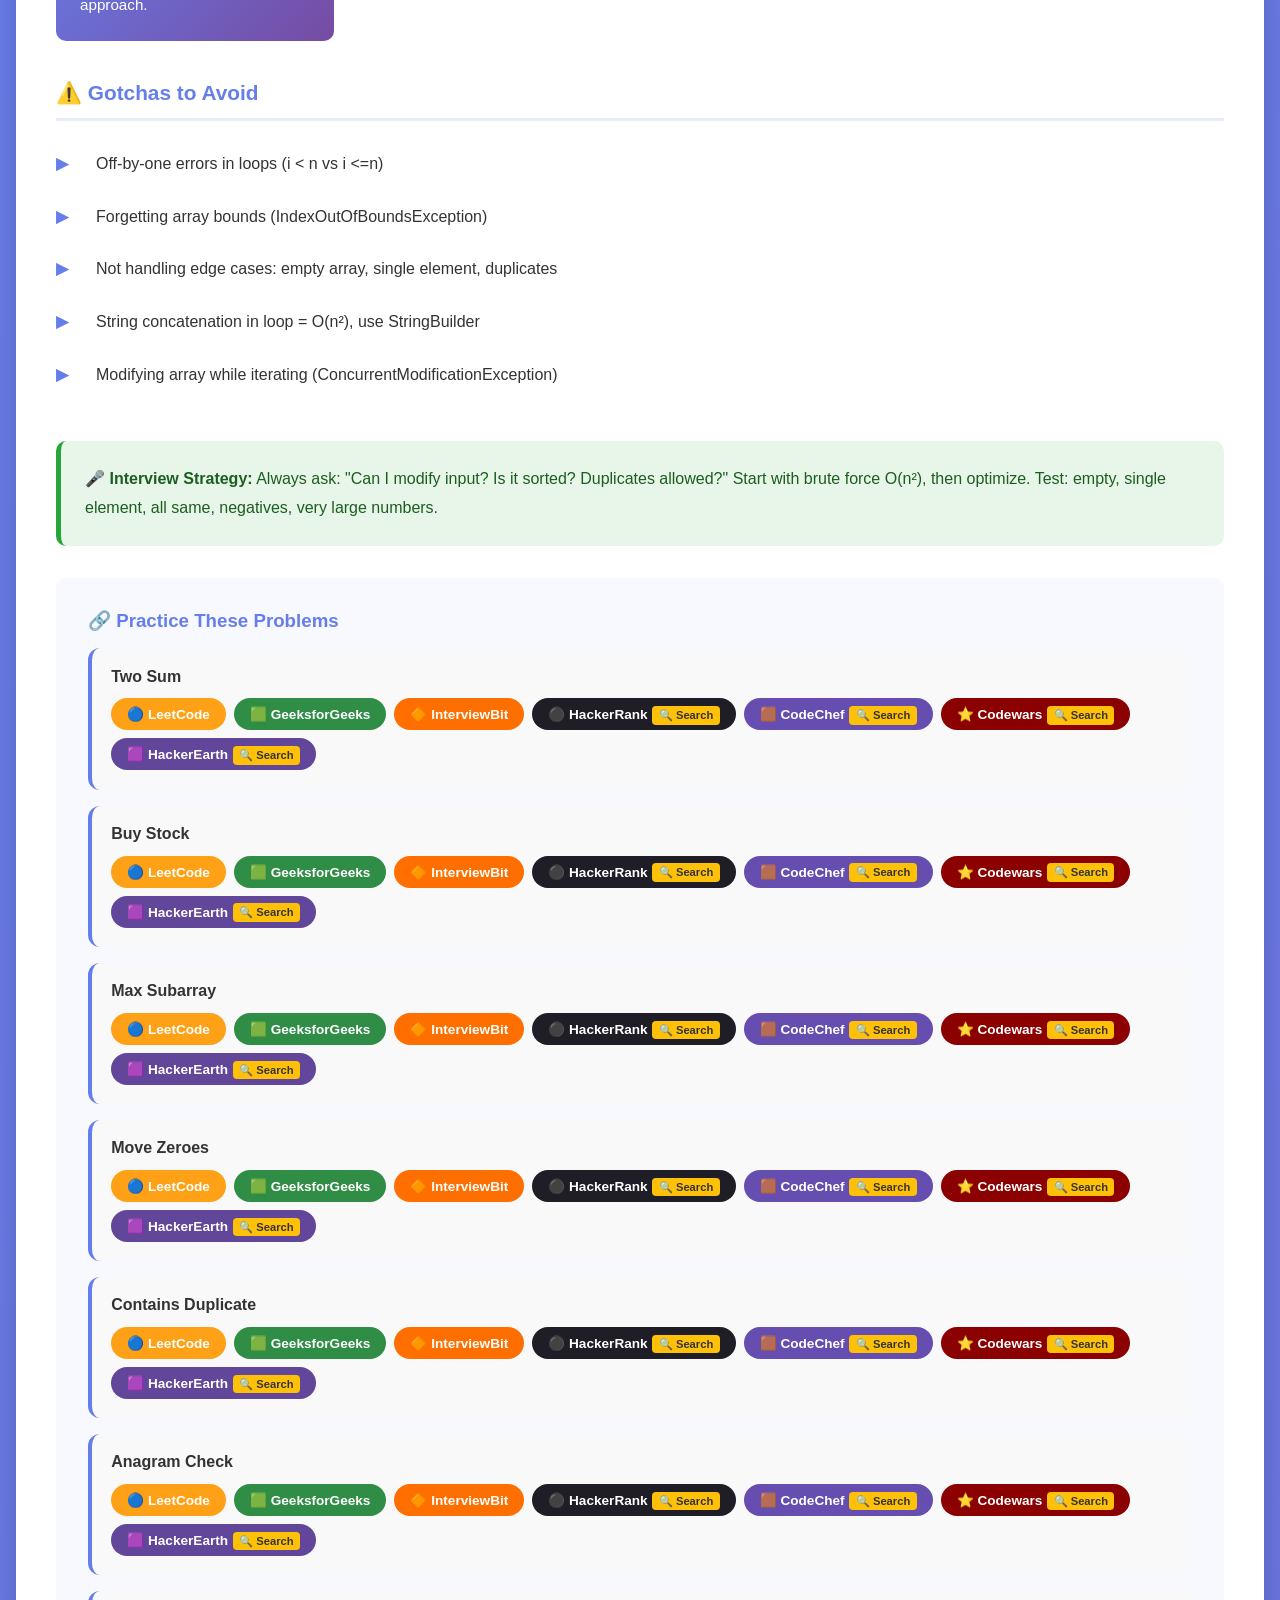
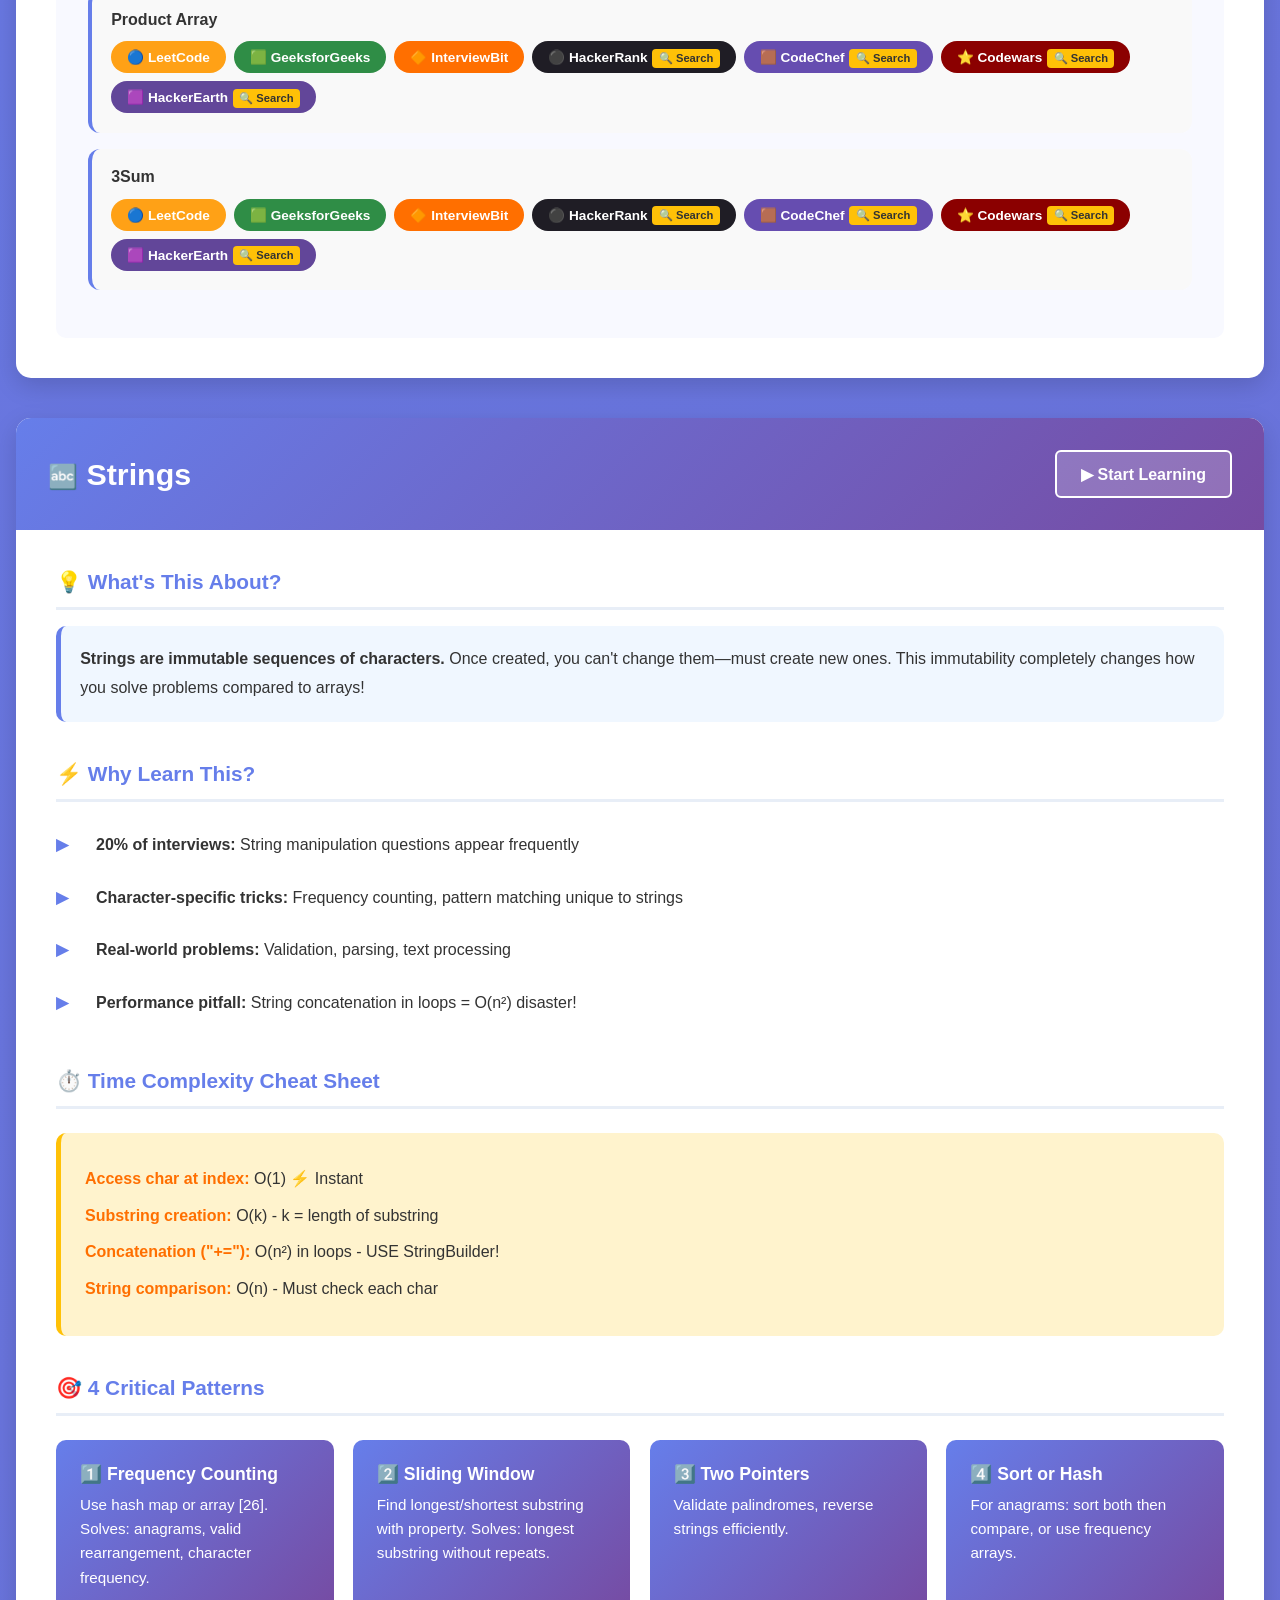
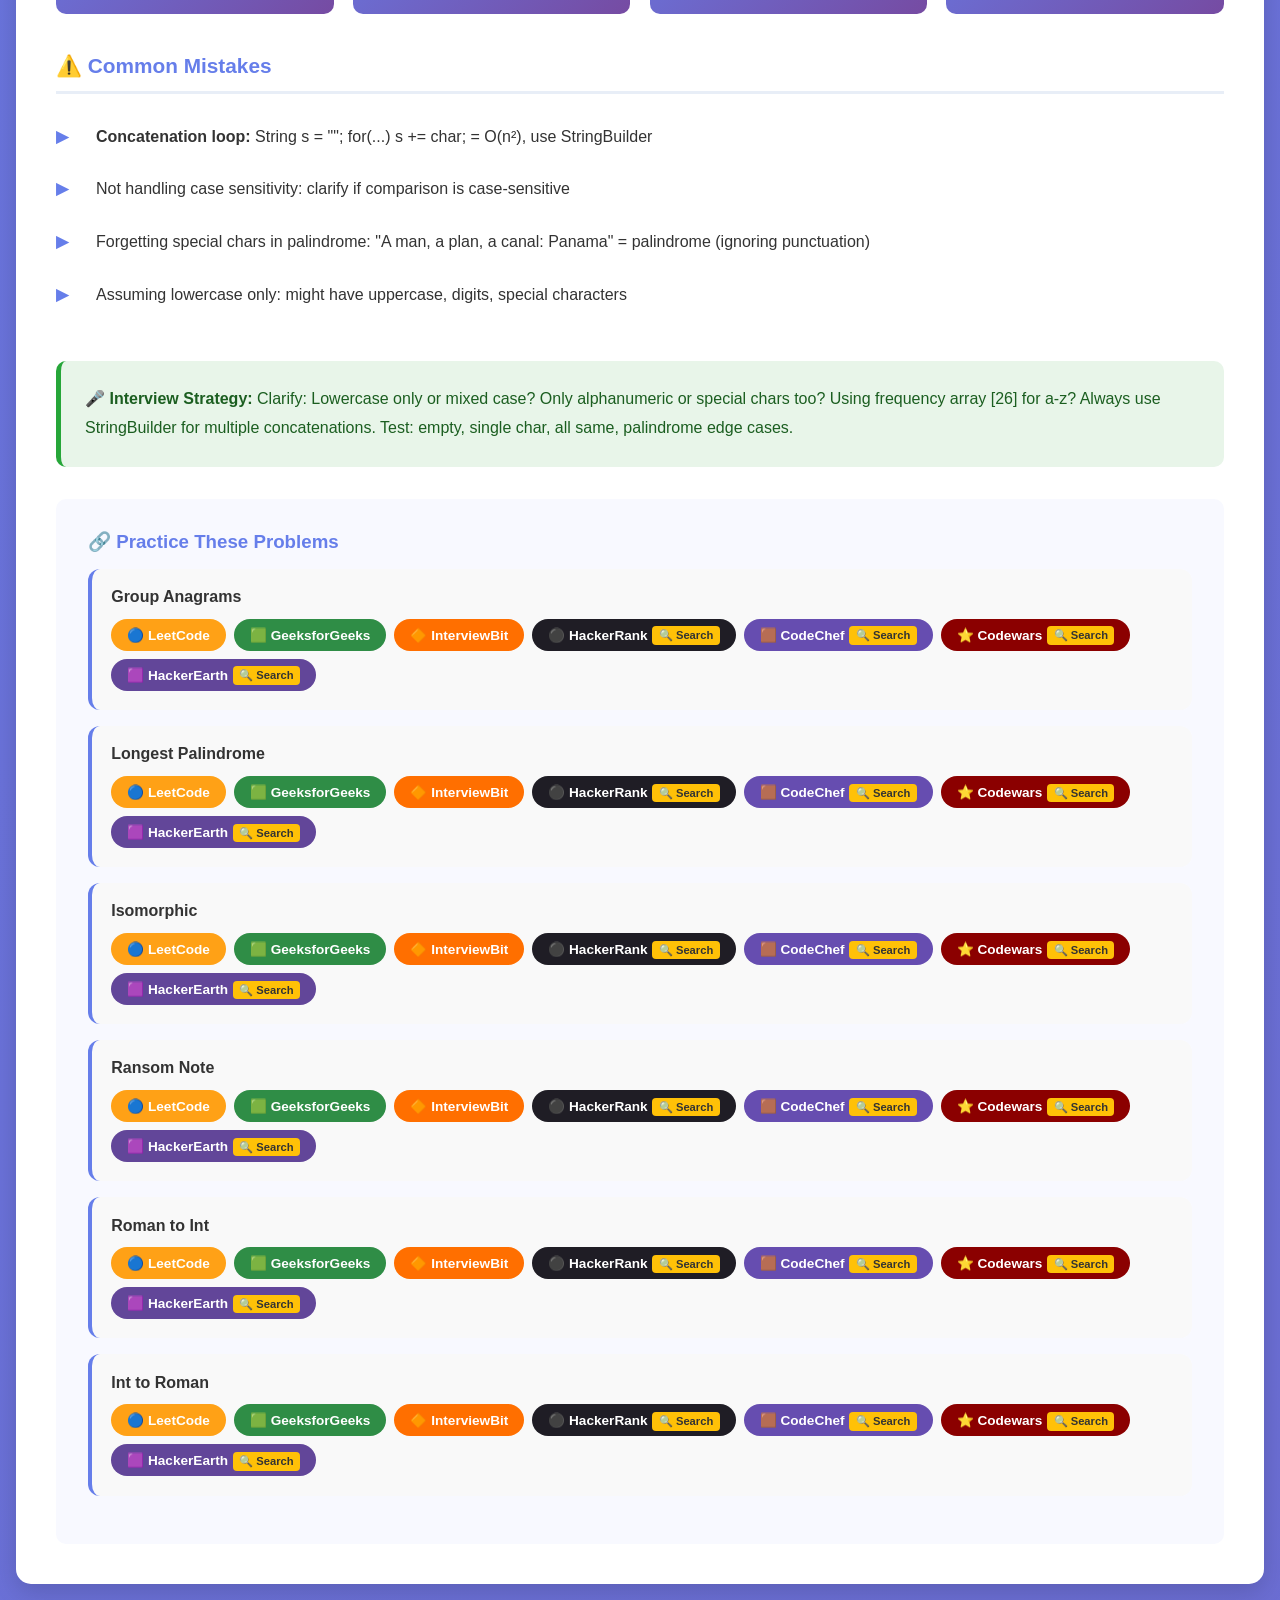
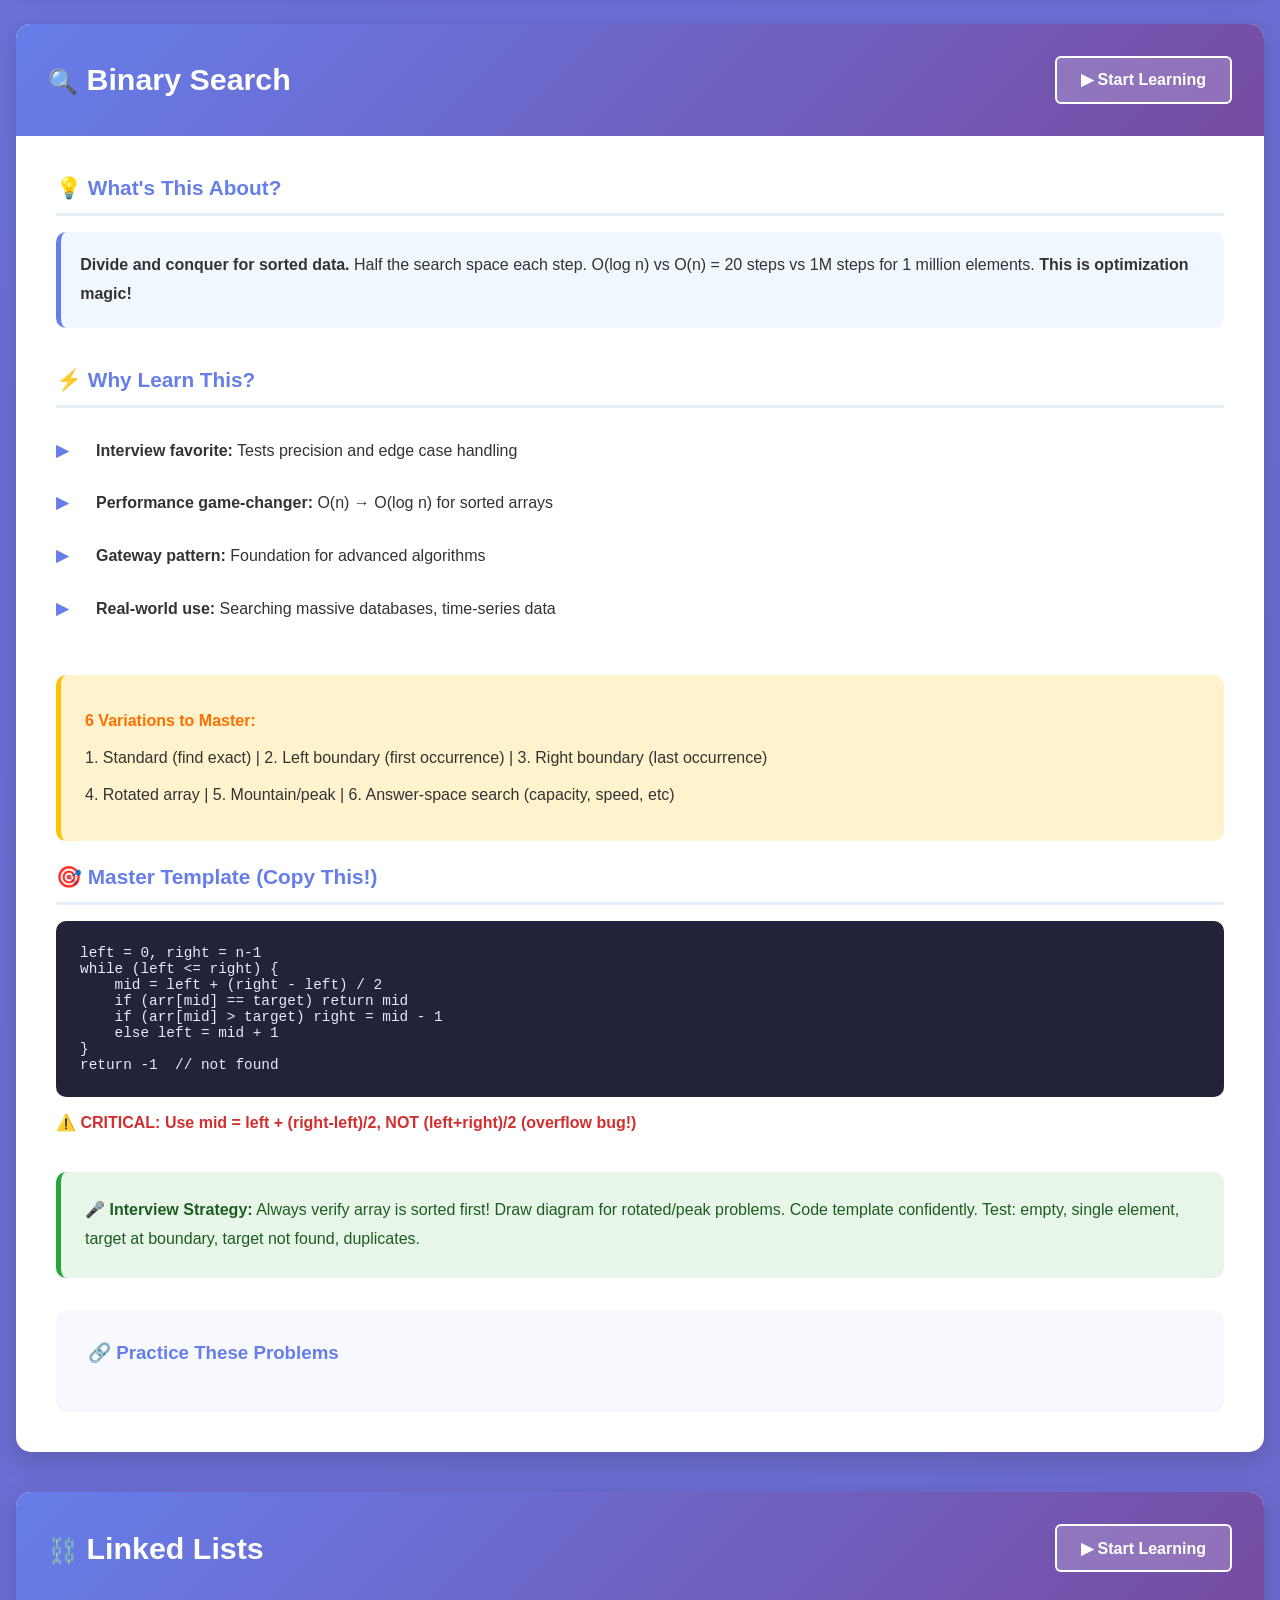
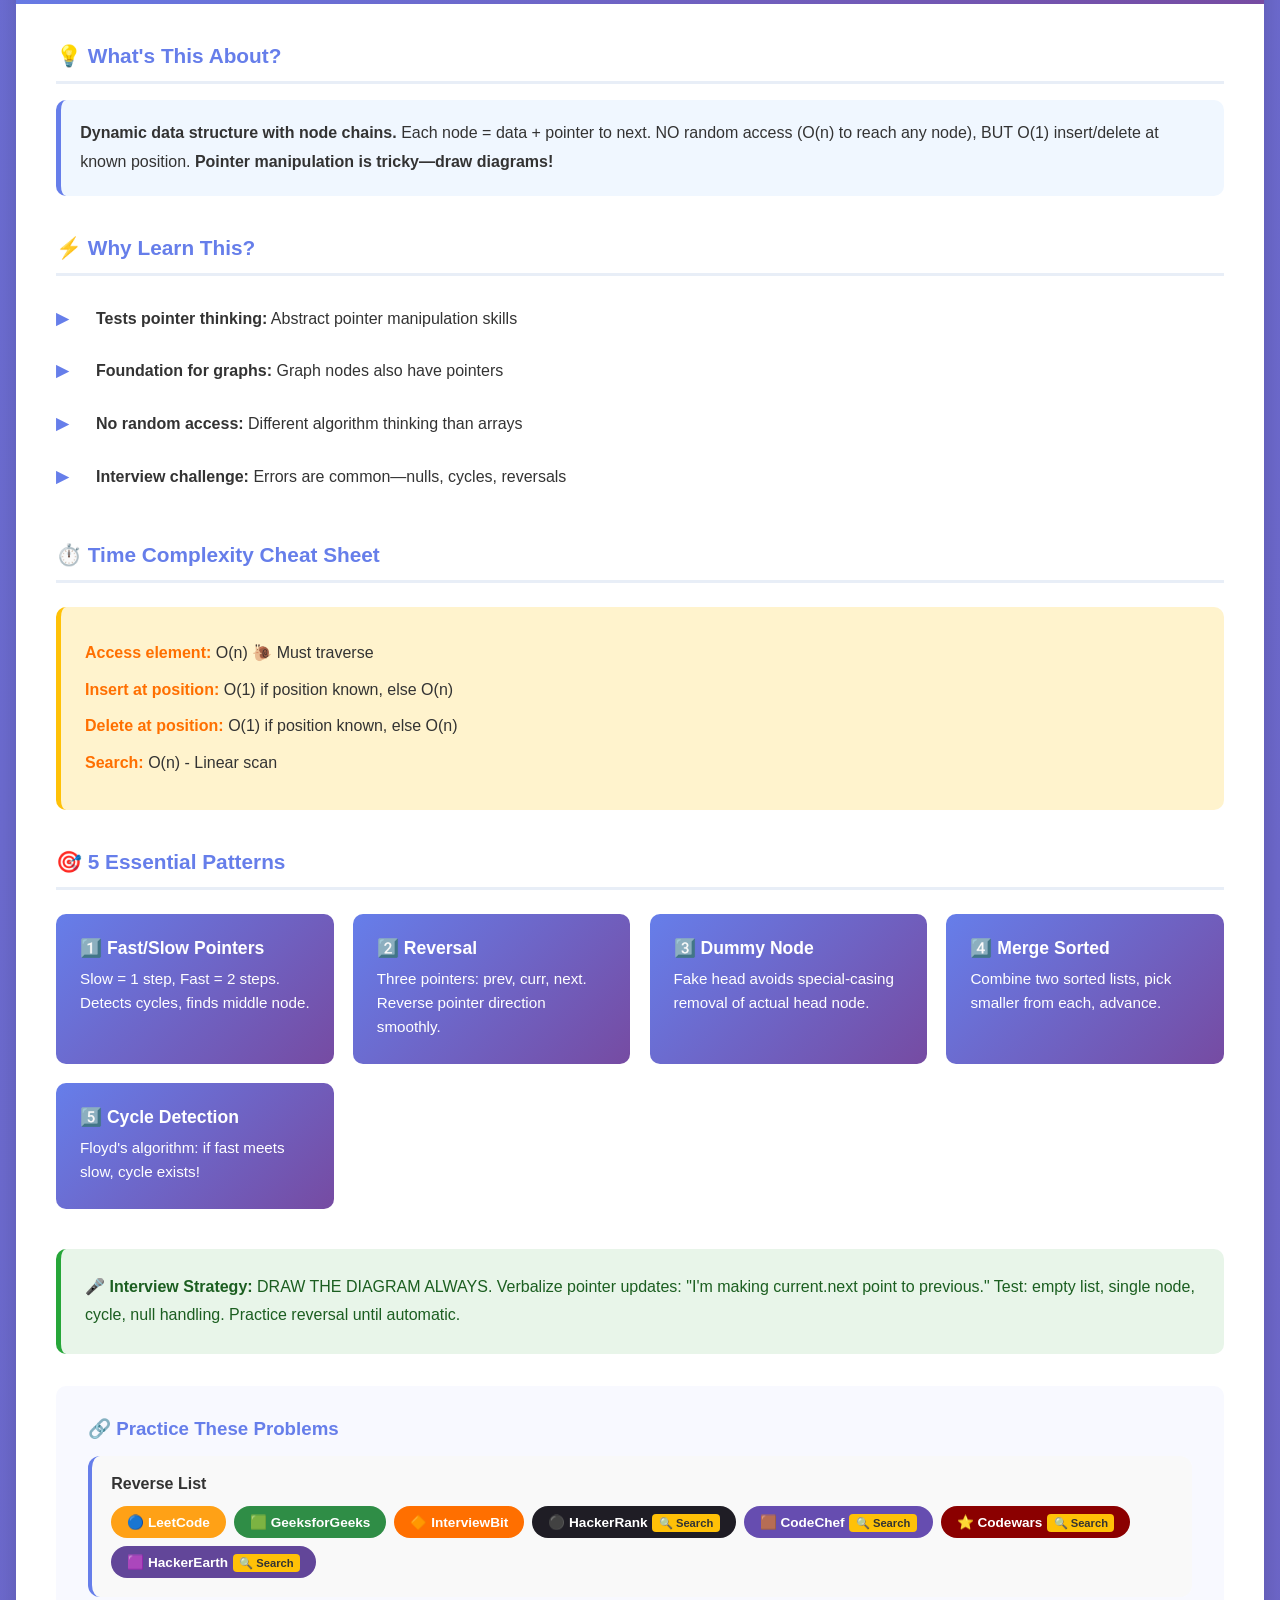
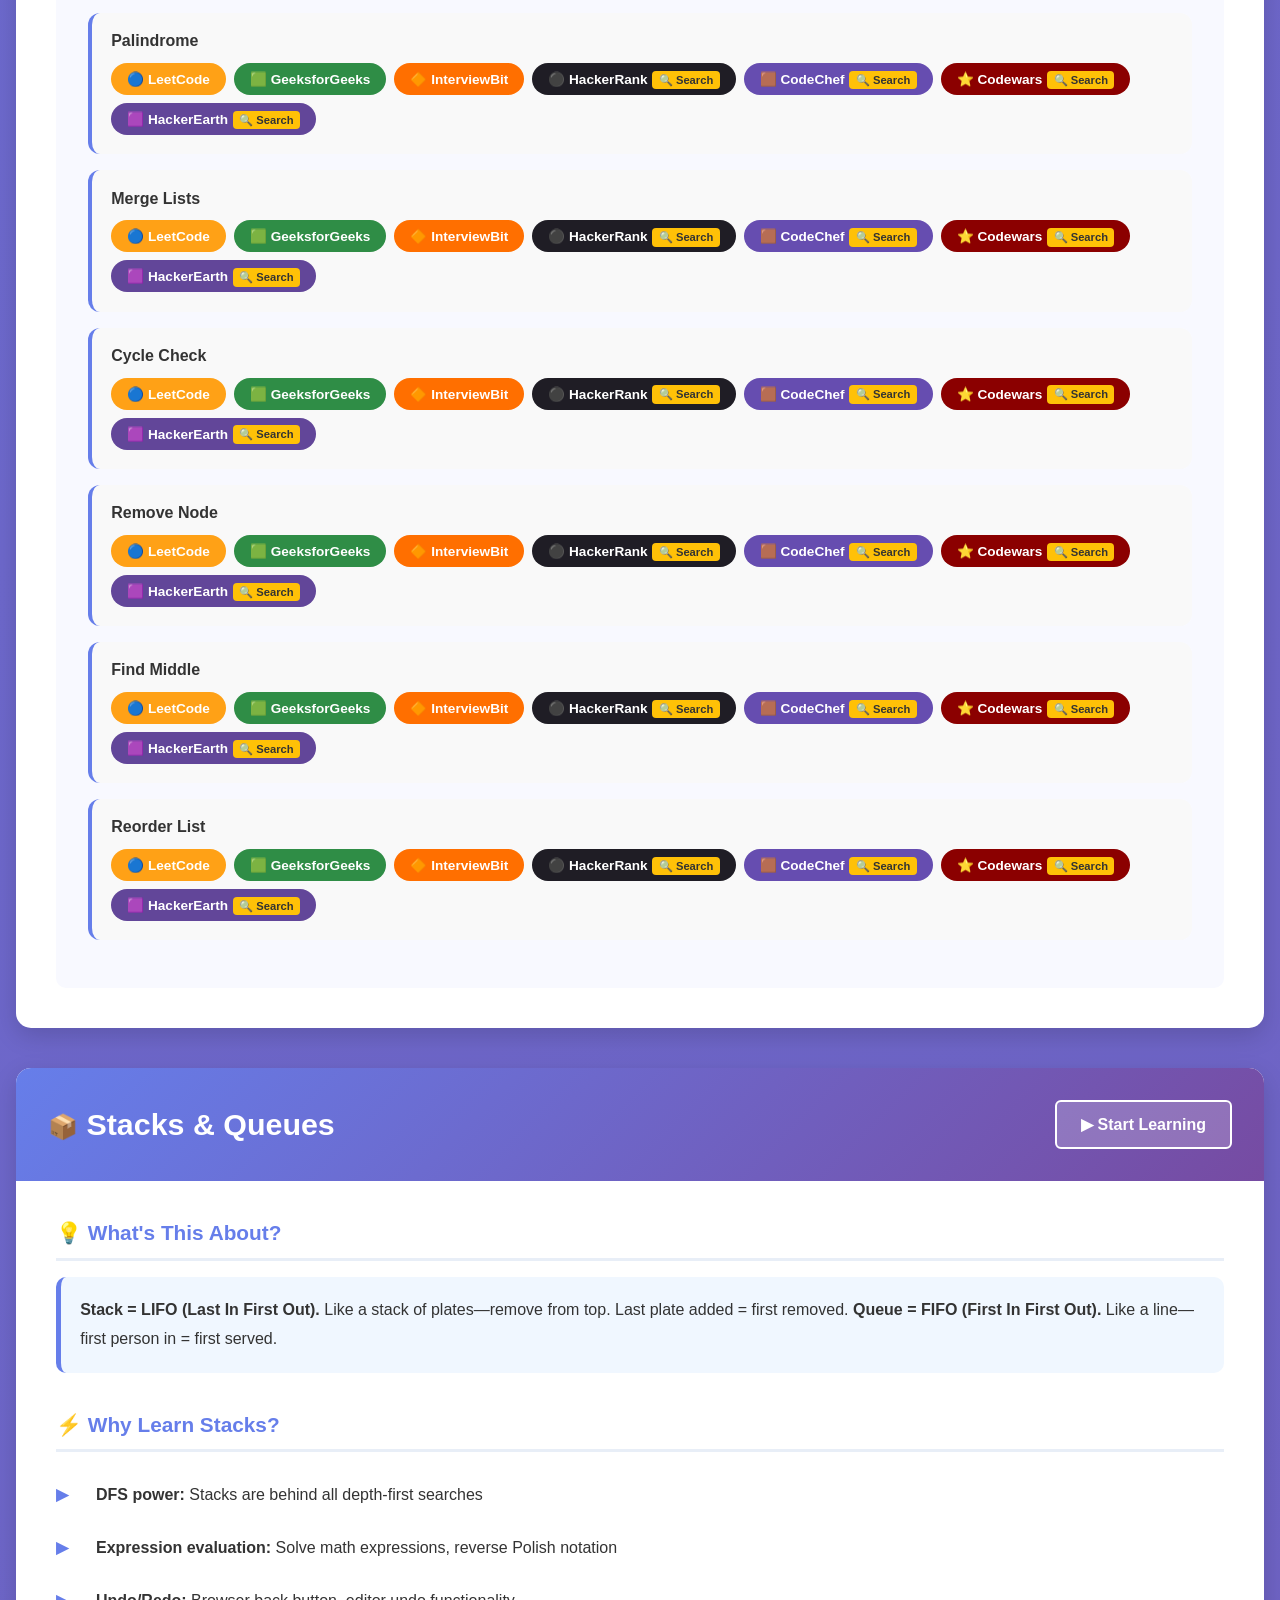
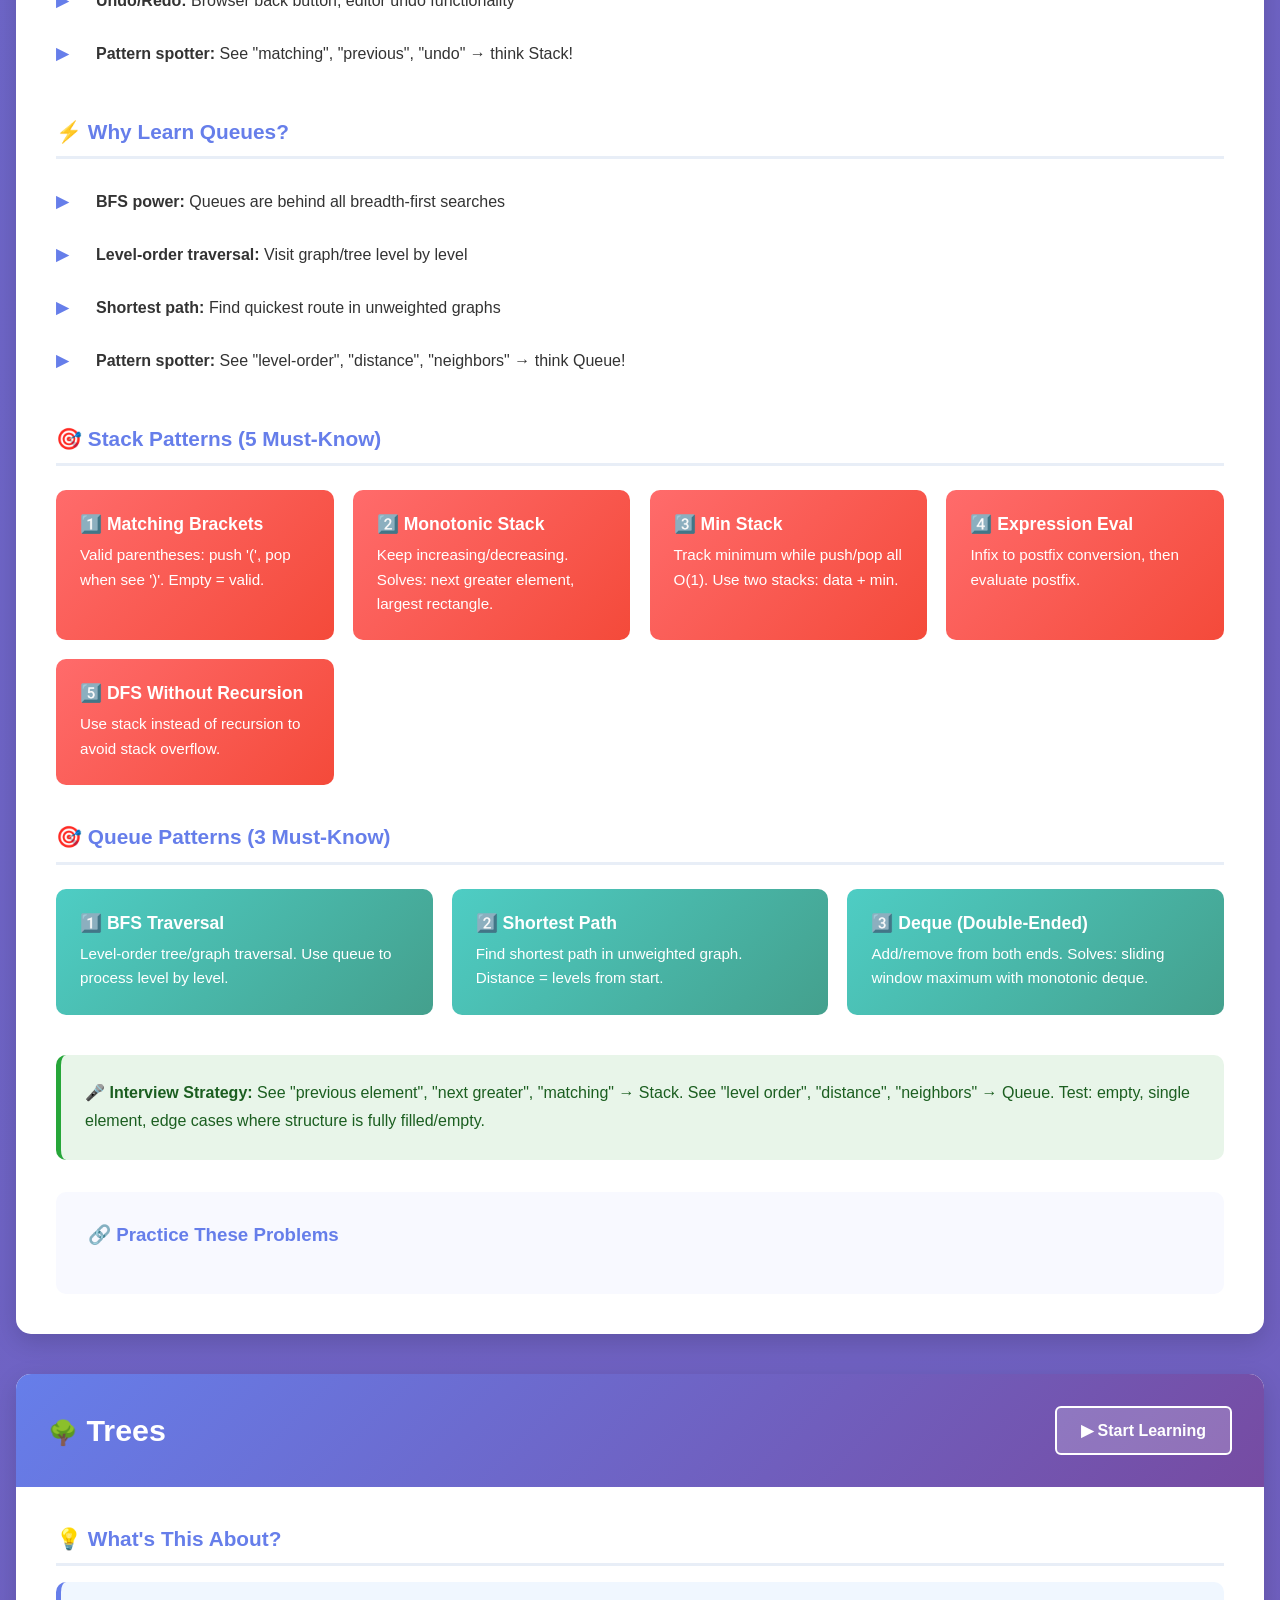
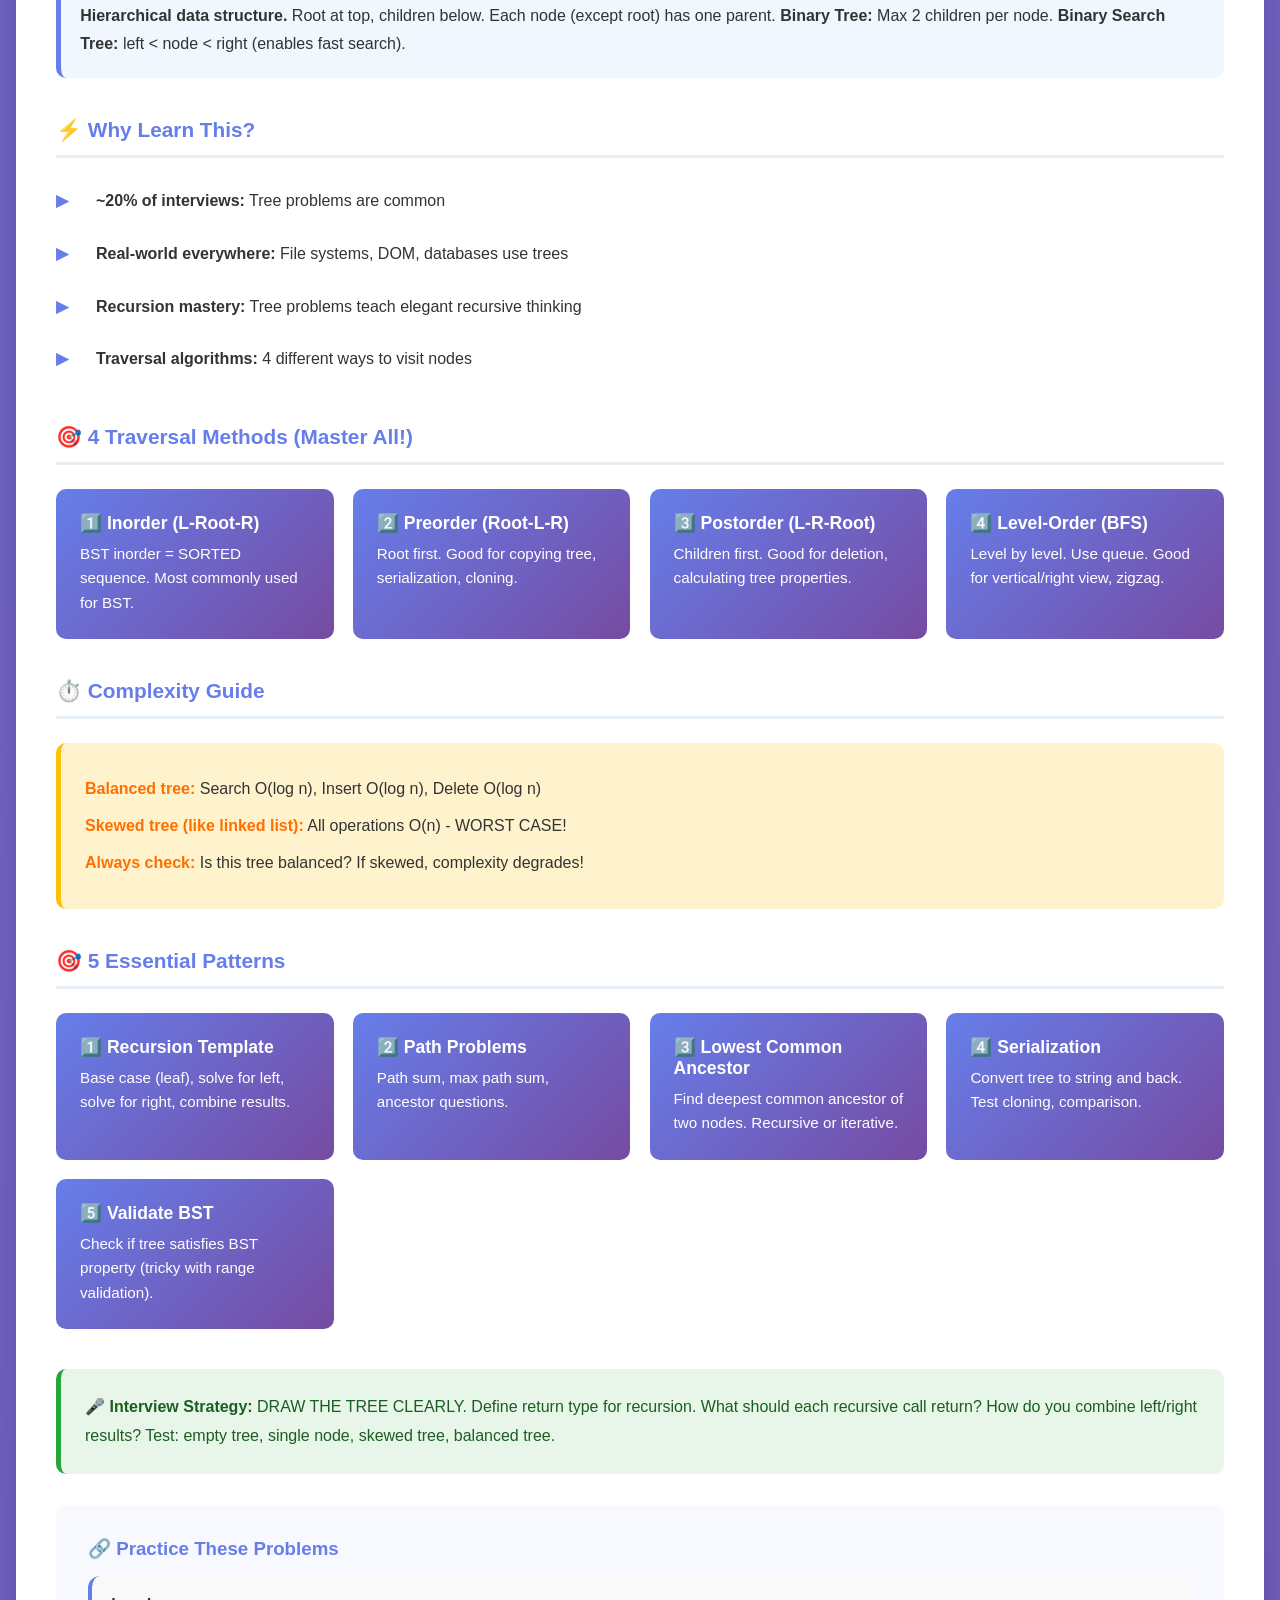
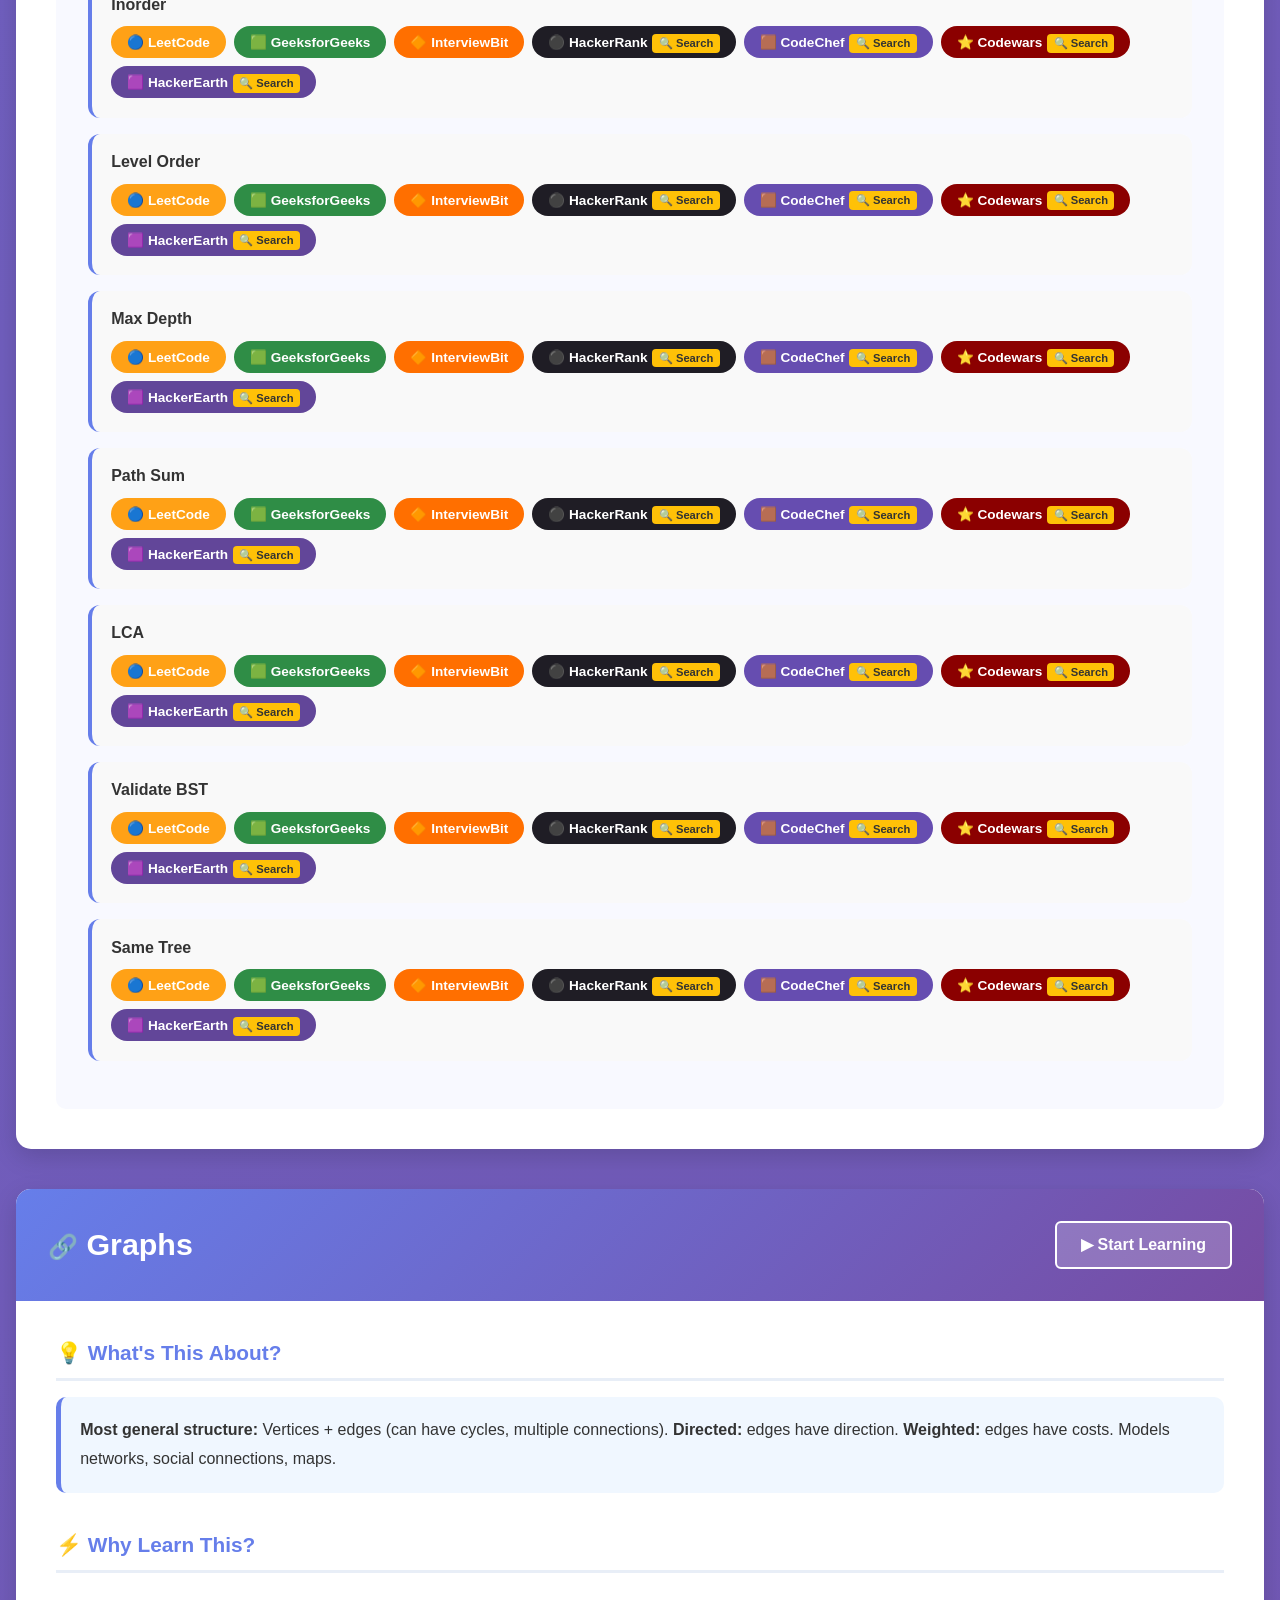
<file: topics.html>
<!DOCTYPE html>
<html>

<head>
    <title>DSA Topics with Concepts</title>
    <style>
        * {
            margin: 0;
            padding: 0;
            box-sizing: border-box;
        }

        body {
            font-family: 'Segoe UI', Arial, sans-serif;
            background: linear-gradient(135deg, #667eea 0%, #764ba2 100%);
            min-height: 100vh;
            padding: 2rem 1rem;
        }

        .nav {
            background: #2c3e50;
            padding: 1rem 0;
            box-shadow: 0 4px 12px rgba(0, 0, 0, 0.3);
            margin-bottom: 3rem;
        }

        .nav div {
            max-width: 1400px;
            margin: 0 auto;
            display: flex;
            align-items: center;
        }

        .nav a {
            color: white;
            text-decoration: none;
            padding: 1rem 1.5rem;
            font-weight: 500;
            transition: 0.3s;
        }

        .nav a:hover {
            background: #667eea;
        }

        .nav a.active {
            border-bottom: 3px solid #667eea;
        }

        .header {
            max-width: 1400px;
            margin: 0 auto 3rem;
            text-align: center;
            color: white;
        }

        .header h1 {
            font-size: 3rem;
            margin-bottom: 0.5rem;
            text-shadow: 0 2px 10px rgba(0, 0, 0, 0.3);
        }

        .header p {
            font-size: 1.2rem;
            opacity: 0.95;
        }

        .container {
            max-width: 1400px;
            margin: 0 auto;
        }

        .topic-card {
            background: white;
            margin-bottom: 2.5rem;
            border-radius: 15px;
            box-shadow: 0 8px 25px rgba(0, 0, 0, 0.15);
            overflow: hidden;
            transition: transform 0.3s, box-shadow 0.3s;
        }

        .topic-card:hover {
            transform: translateY(-5px);
            box-shadow: 0 12px 35px rgba(0, 0, 0, 0.2);
        }

        .topic-header {
            background: linear-gradient(135deg, #667eea 0%, #764ba2 100%);
            color: white;
            padding: 2rem;
            display: flex;
            justify-content: space-between;
            align-items: center;
        }

        .topic-header h2 {
            font-size: 1.9rem;
        }

        .start-btn {
            background: rgba(255, 255, 255, 0.2);
            color: white;
            padding: 0.8rem 1.5rem;
            border: 2px solid white;
            border-radius: 6px;
            text-decoration: none;
            font-weight: 600;
            transition: 0.3s;
            cursor: pointer;
        }

        .start-btn:hover {
            background: white;
            color: #667eea;
        }

        .topic-content {
            padding: 2.5rem;
        }

        .concept-section {
            margin-bottom: 2.5rem;
        }

        .concept-section h3 {
            color: #667eea;
            font-size: 1.3rem;
            margin-bottom: 1rem;
            padding-bottom: 0.8rem;
            border-bottom: 3px solid #e8eef7;
            display: flex;
            align-items: center;
            gap: 0.8rem;
        }

        .quick-fact {
            background: #f0f7ff;
            padding: 1.2rem;
            border-radius: 10px;
            margin-bottom: 1.2rem;
            border-left: 5px solid #667eea;
            line-height: 1.8;
            color: #333;
        }

        .bullet-list {
            list-style: none;
            margin: 1rem 0;
        }

        .bullet-list li {
            padding: 0.8rem 0 0.8rem 2.5rem;
            position: relative;
            color: #333;
            line-height: 1.7;
        }

        .bullet-list li:before {
            content: "▶";
            color: #667eea;
            font-weight: bold;
            position: absolute;
            left: 0;
            top: 0.8rem;
        }

        .pattern-grid {
            display: grid;
            grid-template-columns: repeat(auto-fit, minmax(250px, 1fr));
            gap: 1.2rem;
            margin: 1.5rem 0;
        }

        .pattern-card {
            background: linear-gradient(135deg, #667eea 0%, #764ba2 100%);
            color: white;
            padding: 1.5rem;
            border-radius: 10px;
        }

        .pattern-card strong {
            display: block;
            margin-bottom: 0.5rem;
            font-size: 1.1rem;
        }

        .pattern-card p {
            font-size: 0.95rem;
            line-height: 1.6;
        }

        .complexity-box {
            background: #fff3cd;
            padding: 1.5rem;
            border-radius: 10px;
            margin: 1.5rem 0;
            border-left: 5px solid #ffc107;
        }

        .complexity-box strong {
            color: #ff6f00;
        }

        .complexity-box p {
            color: #333;
            line-height: 1.8;
            margin: 0.5rem 0;
        }

        .interview-tip {
            background: #e8f5e9;
            padding: 1.5rem;
            border-radius: 10px;
            margin: 1.5rem 0;
            border-left: 5px solid #26a639;
            color: #1b5e20;
            line-height: 1.8;
        }

        .practice-section {
            background: #f8f9ff;
            padding: 2rem;
            border-radius: 10px;
            margin-top: 2rem;
        }

        .practice-section h3 {
            color: #667eea;
            margin-bottom: 1rem;
        }

        .practice-links {
            display: grid;
            grid-template-columns: repeat(auto-fill, minmax(160px, 1fr));
            gap: 1rem;
        }

        .practice-links a {
            display: block;
            text-align: center;
            background: #667eea;
            color: white;
            padding: 0.9rem 1rem;
            border-radius: 8px;
            text-decoration: none;
            font-weight: 600;
            transition: 0.3s;
            word-break: break-word;
        }

        .practice-links a:hover {
            background: #764ba2;
            transform: translateY(-2px);
        }

        .emoji-icon {
            font-size: 1.5rem;
        }

        .platform-links-container {
            display: grid;
            grid-template-columns: repeat(auto-fill, minmax(180px, 1fr));
            gap: 1rem;
            margin: 1.5rem 0;
        }

        .platform-link {
            display: flex;
            align-items: center;
            gap: 0.6rem;
            padding: 1rem;
            background: white;
            border: 2px solid #e8eef7;
            border-radius: 8px;
            text-decoration: none;
            color: #333;
            font-weight: 600;
            transition: all 0.3s;
            position: relative;
        }

        .platform-link:hover {
            border-color: #667eea;
            background: #f0f7ff;
            transform: translateY(-2px);
            box-shadow: 0 4px 12px rgba(102, 126, 234, 0.2);
        }

        .platform-icon {
            font-size: 1.5rem;
            min-width: 30px;
        }

        .platform-name {
            flex: 1;
            display: flex;
            align-items: center;
            gap: 0.5rem;
        }

        .search-badge {
            background: #ffc107;
            color: #333;
            padding: 0.2rem 0.6rem;
            border-radius: 4px;
            font-size: 0.75rem;
            font-weight: 600;
        }

        .external-icon {
            color: #999;
            font-size: 0.9rem;
        }

        .problem-title {
            color: #667eea;
            font-size: 1.1rem;
            font-weight: 600;
            margin: 1rem 0 0.8rem 0;
        }

        .resources-section {
            background: white;
            padding: 2.5rem;
            border-radius: 15px;
            box-shadow: 0 8px 25px rgba(0, 0, 0, 0.15);
            margin-bottom: 2rem;
        }

        .resources-section h2 {
            color: #667eea;
            font-size: 1.8rem;
            margin-bottom: 2rem;
            display: flex;
            align-items: center;
            gap: 0.8rem;
        }

        .resource-list {
            display: grid;
            gap: 1.2rem;
        }

        .resource-card {
            background: #f9f9f9;
            border: 2px solid #e0e0e0;
            border-radius: 12px;
            padding: 1.8rem;
            transition: all 0.3s;
        }

        .resource-card:hover {
            border-color: #667eea;
            box-shadow: 0 4px 15px rgba(102, 126, 234, 0.2);
        }

        .resource-header {
            display: flex;
            align-items: center;
            justify-content: space-between;
            margin-bottom: 1rem;
            flex-wrap: wrap;
            gap: 1rem;
        }

        .resource-platform {
            font-size: 1.3rem;
            font-weight: 600;
            color: #333;
        }

        .resource-type {
            display: inline-block;
            background: #667eea;
            color: white;
            padding: 0.4rem 0.8rem;
            border-radius: 6px;
            font-size: 0.85rem;
            font-weight: 600;
        }

        .resource-description {
            color: #666;
            margin-bottom: 1rem;
            line-height: 1.6;
        }

        .resource-link-group {
            display: flex;
            gap: 1rem;
            flex-wrap: wrap;
        }

        .resource-link {
            display: inline-block;
            background: #667eea;
            color: white;
            padding: 0.7rem 1.5rem;
            border-radius: 8px;
            text-decoration: none;
            font-weight: 600;
            transition: 0.3s;
        }

        .resource-link:hover {
            background: #764ba2;
            transform: translateY(-2px);
        }

        .problem-item {
            background: #f9f9f9;
            padding: 1.2rem;
            margin-bottom: 1rem;
            border-radius: 12px;
            border-left: 4px solid #667eea;
            display: flex;
            flex-direction: column;
            gap: 0.8rem;
        }

        .problem-item .problem-title {
            margin: 0;
            font-size: 1rem;
            font-weight: 600;
            color: #333;
        }

        .platforms {
            display: flex;
            flex-wrap: wrap;
            gap: 0.5rem;
            justify-content: flex-start;
            min-width: 100%;
        }

        .platform-btn {
            padding: 0.5rem 1rem;
            border-radius: 20px;
            text-decoration: none;
            font-size: 0.85rem;
            font-weight: 600;
            transition: all 0.3s;
            color: white;
            border: none;
            cursor: pointer;
            display: inline-block;
        }

        .platform-btn:hover {
            transform: translateY(-2px);
            box-shadow: 0 4px 12px rgba(0, 0, 0, 0.2);
        }

        .platform-btn.leetcode {
            background: #ffa116;
        }

        .platform-btn.geeksforgeeks {
            background: #2f8d46;
        }

        .platform-btn.hackerrank {
            background: #1f1d25;
        }

        .platform-btn.codechef {
            background: #664db0;
        }

        .platform-btn.interviewbit {
            background: #ff6f00;
        }

        .platform-btn.codewars {
            background: #8b0000;
        }

        .platform-btn.hackerearth {
            background: #624699;
        }

        .search-badge {
            background: #ffc107;
            color: #333;
            padding: 0.2rem 0.4rem;
            border-radius: 4px;
            font-size: 0.7rem;
            margin-left: 0.3rem;
        }
    </style>
</head>

<body>

    <div class="nav">
        <div>
            <a href="index.html">🏠 Home</a>
            <a href="roadmap.html">🗺️ Roadmap</a>
            <a href="topics.html" class="active">📚 Topics & Concepts</a>
            <a href="learning-roadmap.html">📖 Learning Path</a>
            <a href="structured-roadmap.html">📋 Structured Prep</a>
            <a href="dashboard.html">📊 Dashboard</a>
        </div>
    </div>

    <div class="header">
        <h1>📚 Master DSA Topics</h1>
        <p>Learn each concept with patterns, complexity analysis, and interview tips</p>
    </div>

    <div class="container">

        <!-- ARRAYS -->
        <div class="topic-card">
            <div class="topic-header">
                <h2><span class="emoji-icon">🔷</span> Arrays & Hashing</h2>
                <a href="structured-roadmap.html" class="start-btn">▶ Start Learning</a>
            </div>
            <div class="topic-content">

                <div class="concept-section">
                    <h3>💡 What's This About?</h3>
                    <div class="quick-fact">
                        <strong>Arrays are contiguous blocks of memory.</strong> Store elements side-by-side, enabling
                        instant O(1) access via index.
                        <strong>60% of interview problems involve arrays!</strong> Master arrays = master interviews.
                    </div>
                </div>

                <div class="concept-section">
                    <h3>⚡ Why Learn This?</h3>
                    <ul class="bullet-list">
                        <li><strong>Foundation skill:</strong> Every algorithm relies on understanding arrays</li>
                        <li><strong>Interview staple:</strong> Easy → Medium → Hard progression on arrays</li>
                        <li><strong>Optimal access:</strong> O(1) random access beats all others</li>
                        <li><strong>Gateway to patterns:</strong> Two Pointers, Sliding Window, Prefix Sum all use
                            arrays</li>
                    </ul>
                </div>

                <div class="concept-section">
                    <h3>⏱️ Time Complexity Cheat Sheet</h3>
                    <div class="complexity-box">
                        <p><strong>Access element:</strong> O(1) ⚡ Instant</p>
                        <p><strong>Search (unsorted):</strong> O(n) - Must scan all</p>
                        <p><strong>Insert/Delete:</strong> O(n) - Shift elements needed</p>
                        <p><strong>Sort:</strong> O(n log n) - Use merge/quick sort</p>
                    </div>
                </div>

                <div class="concept-section">
                    <h3>🎯 5 Core Patterns Every Developer Needs</h3>
                    <div class="pattern-grid">
                        <div class="pattern-card">
                            <strong>1️⃣ Two Pointers</strong>
                            <p>Move left & right inward. Solves: sorted pairs, palindromes, container-with-most-water.
                            </p>
                        </div>
                        <div class="pattern-card">
                            <strong>2️⃣ Sliding Window</strong>
                            <p>Expand right, contract left. Solves: longest substring, max in k-size window.</p>
                        </div>
                        <div class="pattern-card">
                            <strong>3️⃣ Prefix Sum</strong>
                            <p>Precompute cumulative sums. Solves: range sum, 2D matrix sum queries in O(1).</p>
                        </div>
                        <div class="pattern-card">
                            <strong>4️⃣ Hash Map</strong>
                            <p>Store frequency/index. Eliminates nested loops, converts O(n²) to O(n).</p>
                        </div>
                        <div class="pattern-card">
                            <strong>5️⃣ Kadane's Algo</strong>
                            <p>Find max subarray sum in O(n). Elegant dynamic programming approach.</p>
                        </div>
                    </div>
                </div>

                <div class="concept-section">
                    <h3>⚠️ Gotchas to Avoid</h3>
                    <ul class="bullet-list">
                        <li>Off-by-one errors in loops (i < n vs i <=n)</li>
                        <li>Forgetting array bounds (IndexOutOfBoundsException)</li>
                        <li>Not handling edge cases: empty array, single element, duplicates</li>
                        <li>String concatenation in loop = O(n²), use StringBuilder</li>
                        <li>Modifying array while iterating (ConcurrentModificationException)</li>
                    </ul>
                </div>

                <div class="interview-tip">
                    <strong>🎤 Interview Strategy:</strong> Always ask: "Can I modify input? Is it sorted? Duplicates
                    allowed?"
                    Start with brute force O(n²), then optimize. Test: empty, single element, all same, negatives, very
                    large numbers.
                </div>

                <div class="practice-section">
                    <h3>🔗 Practice These Problems</h3>
                    <div id="arrays-problems" class="practice-problems-list"></div>
                </div>
            </div>
        </div>

        <!-- STRINGS -->
        <div class="topic-card">
            <div class="topic-header">
                <h2><span class="emoji-icon">🔤</span> Strings</h2>
                <a href="structured-roadmap.html" class="start-btn">▶ Start Learning</a>
            </div>
            <div class="topic-content">

                <div class="concept-section">
                    <h3>💡 What's This About?</h3>
                    <div class="quick-fact">
                        <strong>Strings are immutable sequences of characters.</strong> Once created, you can't change
                        them—must create new ones.
                        This immutability completely changes how you solve problems compared to arrays!
                    </div>
                </div>

                <div class="concept-section">
                    <h3>⚡ Why Learn This?</h3>
                    <ul class="bullet-list">
                        <li><strong>20% of interviews:</strong> String manipulation questions appear frequently</li>
                        <li><strong>Character-specific tricks:</strong> Frequency counting, pattern matching unique to
                            strings</li>
                        <li><strong>Real-world problems:</strong> Validation, parsing, text processing</li>
                        <li><strong>Performance pitfall:</strong> String concatenation in loops = O(n²) disaster!</li>
                    </ul>
                </div>

                <div class="concept-section">
                    <h3>⏱️ Time Complexity Cheat Sheet</h3>
                    <div class="complexity-box">
                        <p><strong>Access char at index:</strong> O(1) ⚡ Instant</p>
                        <p><strong>Substring creation:</strong> O(k) - k = length of substring</p>
                        <p><strong>Concatenation ("+="):</strong> O(n²) in loops - USE StringBuilder!</p>
                        <p><strong>String comparison:</strong> O(n) - Must check each char</p>
                    </div>
                </div>

                <div class="concept-section">
                    <h3>🎯 4 Critical Patterns</h3>
                    <div class="pattern-grid">
                        <div class="pattern-card">
                            <strong>1️⃣ Frequency Counting</strong>
                            <p>Use hash map or array [26]. Solves: anagrams, valid rearrangement, character frequency.
                            </p>
                        </div>
                        <div class="pattern-card">
                            <strong>2️⃣ Sliding Window</strong>
                            <p>Find longest/shortest substring with property. Solves: longest substring without repeats.
                            </p>
                        </div>
                        <div class="pattern-card">
                            <strong>3️⃣ Two Pointers</strong>
                            <p>Validate palindromes, reverse strings efficiently.</p>
                        </div>
                        <div class="pattern-card">
                            <strong>4️⃣ Sort or Hash</strong>
                            <p>For anagrams: sort both then compare, or use frequency arrays.</p>
                        </div>
                    </div>
                </div>

                <div class="concept-section">
                    <h3>⚠️ Common Mistakes</h3>
                    <ul class="bullet-list">
                        <li><strong>Concatenation loop:</strong> String s = ""; for(...) s += char; = O(n²), use
                            StringBuilder</li>
                        <li>Not handling case sensitivity: clarify if comparison is case-sensitive</li>
                        <li>Forgetting special chars in palindrome: "A man, a plan, a canal: Panama" = palindrome
                            (ignoring punctuation)</li>
                        <li>Assuming lowercase only: might have uppercase, digits, special characters</li>
                    </ul>
                </div>

                <div class="interview-tip">
                    <strong>🎤 Interview Strategy:</strong> Clarify: Lowercase only or mixed case? Only alphanumeric or
                    special chars too?
                    Using frequency array [26] for a-z? Always use StringBuilder for multiple concatenations. Test:
                    empty, single char, all same, palindrome edge cases.
                </div>

                <div class="practice-section">
                    <h3>🔗 Practice These Problems</h3>
                    <div id="strings-problems" class="practice-problems-list"></div>
                </div>
            </div>
        </div>

        <!-- BINARY SEARCH -->
        <div class="topic-card">
            <div class="topic-header">
                <h2><span class="emoji-icon">🔍</span> Binary Search</h2>
                <a href="structured-roadmap.html" class="start-btn">▶ Start Learning</a>
            </div>
            <div class="topic-content">

                <div class="concept-section">
                    <h3>💡 What's This About?</h3>
                    <div class="quick-fact">
                        <strong>Divide and conquer for sorted data.</strong> Half the search space each step. O(log n)
                        vs O(n) = 20 steps vs 1M steps for 1 million elements.
                        <strong>This is optimization magic!</strong>
                    </div>
                </div>

                <div class="concept-section">
                    <h3>⚡ Why Learn This?</h3>
                    <ul class="bullet-list">
                        <li><strong>Interview favorite:</strong> Tests precision and edge case handling</li>
                        <li><strong>Performance game-changer:</strong> O(n) → O(log n) for sorted arrays</li>
                        <li><strong>Gateway pattern:</strong> Foundation for advanced algorithms</li>
                        <li><strong>Real-world use:</strong> Searching massive databases, time-series data</li>
                    </ul>
                </div>

                <div class="complexity-box" style="margin: 1.5rem 0;">
                    <p><strong>6 Variations to Master:</strong></p>
                    <p>1. Standard (find exact) | 2. Left boundary (first occurrence) | 3. Right boundary (last
                        occurrence)</p>
                    <p>4. Rotated array | 5. Mountain/peak | 6. Answer-space search (capacity, speed, etc)</p>
                </div>

                <div class="concept-section">
                    <h3>🎯 Master Template (Copy This!)</h3>
                    <div
                        style="background: #22223b; color: #e8e8ff; padding: 1.5rem; border-radius: 10px; font-family: 'Courier New'; font-size: 0.9rem; overflow-x: auto;">
                        <pre style="margin: 0;">left = 0, right = n-1
while (left <= right) {
    mid = left + (right - left) / 2
    if (arr[mid] == target) return mid
    if (arr[mid] > target) right = mid - 1
    else left = mid + 1
}
return -1  // not found</pre>
                    </div>
                    <p style="margin: 1rem 0 0 0; color: #d32f2f; font-weight: bold;">⚠️ CRITICAL: Use mid = left +
                        (right-left)/2, NOT (left+right)/2 (overflow bug!)</p>
                </div>

                <div class="interview-tip">
                    <strong>🎤 Interview Strategy:</strong> Always verify array is sorted first! Draw diagram for
                    rotated/peak problems.
                    Code template confidently. Test: empty, single element, target at boundary, target not found,
                    duplicates.
                </div>

                <div class="practice-section">
                    <h3>🔗 Practice These Problems</h3>
                    <div id="binary-search-problems" class="practice-problems-list"></div>
                </div>
            </div>
        </div>

        <!-- LINKED LISTS -->
        <div class="topic-card">
            <div class="topic-header">
                <h2><span class="emoji-icon">⛓️</span> Linked Lists</h2>
                <a href="structured-roadmap.html" class="start-btn">▶ Start Learning</a>
            </div>
            <div class="topic-content">

                <div class="concept-section">
                    <h3>💡 What's This About?</h3>
                    <div class="quick-fact">
                        <strong>Dynamic data structure with node chains.</strong> Each node = data + pointer to next.
                        NO random access (O(n) to reach any node), BUT O(1) insert/delete at known position.
                        <strong>Pointer manipulation is tricky—draw diagrams!</strong>
                    </div>
                </div>

                <div class="concept-section">
                    <h3>⚡ Why Learn This?</h3>
                    <ul class="bullet-list">
                        <li><strong>Tests pointer thinking:</strong> Abstract pointer manipulation skills</li>
                        <li><strong>Foundation for graphs:</strong> Graph nodes also have pointers</li>
                        <li><strong>No random access:</strong> Different algorithm thinking than arrays</li>
                        <li><strong>Interview challenge:</strong> Errors are common—nulls, cycles, reversals</li>
                    </ul>
                </div>

                <div class="concept-section">
                    <h3>⏱️ Time Complexity Cheat Sheet</h3>
                    <div class="complexity-box">
                        <p><strong>Access element:</strong> O(n) 🐌 Must traverse</p>
                        <p><strong>Insert at position:</strong> O(1) if position known, else O(n)</p>
                        <p><strong>Delete at position:</strong> O(1) if position known, else O(n)</p>
                        <p><strong>Search:</strong> O(n) - Linear scan</p>
                    </div>
                </div>

                <div class="concept-section">
                    <h3>🎯 5 Essential Patterns</h3>
                    <div class="pattern-grid">
                        <div class="pattern-card">
                            <strong>1️⃣ Fast/Slow Pointers</strong>
                            <p>Slow = 1 step, Fast = 2 steps. Detects cycles, finds middle node.</p>
                        </div>
                        <div class="pattern-card">
                            <strong>2️⃣ Reversal</strong>
                            <p>Three pointers: prev, curr, next. Reverse pointer direction smoothly.</p>
                        </div>
                        <div class="pattern-card">
                            <strong>3️⃣ Dummy Node</strong>
                            <p>Fake head avoids special-casing removal of actual head node.</p>
                        </div>
                        <div class="pattern-card">
                            <strong>4️⃣ Merge Sorted</strong>
                            <p>Combine two sorted lists, pick smaller from each, advance.</p>
                        </div>
                        <div class="pattern-card">
                            <strong>5️⃣ Cycle Detection</strong>
                            <p>Floyd's algorithm: if fast meets slow, cycle exists!</p>
                        </div>
                    </div>
                </div>

                <div class="interview-tip">
                    <strong>🎤 Interview Strategy:</strong> DRAW THE DIAGRAM ALWAYS. Verbalize pointer updates: "I'm
                    making current.next point to previous."
                    Test: empty list, single node, cycle, null handling. Practice reversal until automatic.
                </div>

                <div class="practice-section">
                    <h3>🔗 Practice These Problems</h3>
                    <div id="linked-lists-problems" class="practice-problems-list"></div>
                </div>
            </div>
        </div>

        <!-- STACKS -->
        <div class="topic-card">
            <div class="topic-header">
                <h2><span class="emoji-icon">📦</span> Stacks & Queues</h2>
                <a href="structured-roadmap.html" class="start-btn">▶ Start Learning</a>
            </div>
            <div class="topic-content">

                <div class="concept-section">
                    <h3>💡 What's This About?</h3>
                    <div class="quick-fact">
                        <strong>Stack = LIFO (Last In First Out).</strong> Like a stack of plates—remove from top. Last
                        plate added = first removed.
                        <strong>Queue = FIFO (First In First Out).</strong> Like a line—first person in = first served.
                    </div>
                </div>

                <div class="concept-section">
                    <h3>⚡ Why Learn Stacks?</h3>
                    <ul class="bullet-list">
                        <li><strong>DFS power:</strong> Stacks are behind all depth-first searches</li>
                        <li><strong>Expression evaluation:</strong> Solve math expressions, reverse Polish notation</li>
                        <li><strong>Undo/Redo:</strong> Browser back button, editor undo functionality</li>
                        <li><strong>Pattern spotter:</strong> See "matching", "previous", "undo" → think Stack!</li>
                    </ul>
                </div>

                <div class="concept-section">
                    <h3>⚡ Why Learn Queues?</h3>
                    <ul class="bullet-list">
                        <li><strong>BFS power:</strong> Queues are behind all breadth-first searches</li>
                        <li><strong>Level-order traversal:</strong> Visit graph/tree level by level</li>
                        <li><strong>Shortest path:</strong> Find quickest route in unweighted graphs</li>
                        <li><strong>Pattern spotter:</strong> See "level-order", "distance", "neighbors" → think Queue!
                        </li>
                    </ul>
                </div>

                <div class="concept-section">
                    <h3>🎯 Stack Patterns (5 Must-Know)</h3>
                    <div class="pattern-grid">
                        <div class="pattern-card"
                            style="background: linear-gradient(135deg, #ff6b6b 0%, #f44a3a 100%);">
                            <strong>1️⃣ Matching Brackets</strong>
                            <p>Valid parentheses: push '(', pop when see ')'. Empty = valid.</p>
                        </div>
                        <div class="pattern-card"
                            style="background: linear-gradient(135deg, #ff6b6b 0%, #f44a3a 100%);">
                            <strong>2️⃣ Monotonic Stack</strong>
                            <p>Keep increasing/decreasing. Solves: next greater element, largest rectangle.</p>
                        </div>
                        <div class="pattern-card"
                            style="background: linear-gradient(135deg, #ff6b6b 0%, #f44a3a 100%);">
                            <strong>3️⃣ Min Stack</strong>
                            <p>Track minimum while push/pop all O(1). Use two stacks: data + min.</p>
                        </div>
                        <div class="pattern-card"
                            style="background: linear-gradient(135deg, #ff6b6b 0%, #f44a3a 100%);">
                            <strong>4️⃣ Expression Eval</strong>
                            <p>Infix to postfix conversion, then evaluate postfix.</p>
                        </div>
                        <div class="pattern-card"
                            style="background: linear-gradient(135deg, #ff6b6b 0%, #f44a3a 100%);">
                            <strong>5️⃣ DFS Without Recursion</strong>
                            <p>Use stack instead of recursion to avoid stack overflow.</p>
                        </div>
                    </div>
                </div>

                <div class="concept-section">
                    <h3>🎯 Queue Patterns (3 Must-Know)</h3>
                    <div class="pattern-grid">
                        <div class="pattern-card"
                            style="background: linear-gradient(135deg, #4ecdc4 0%, #44a08d 100%);">
                            <strong>1️⃣ BFS Traversal</strong>
                            <p>Level-order tree/graph traversal. Use queue to process level by level.</p>
                        </div>
                        <div class="pattern-card"
                            style="background: linear-gradient(135deg, #4ecdc4 0%, #44a08d 100%);">
                            <strong>2️⃣ Shortest Path</strong>
                            <p>Find shortest path in unweighted graph. Distance = levels from start.</p>
                        </div>
                        <div class="pattern-card"
                            style="background: linear-gradient(135deg, #4ecdc4 0%, #44a08d 100%);">
                            <strong>3️⃣ Deque (Double-Ended)</strong>
                            <p>Add/remove from both ends. Solves: sliding window maximum with monotonic deque.</p>
                        </div>
                    </div>
                </div>

                <div class="interview-tip">
                    <strong>🎤 Interview Strategy:</strong> See "previous element", "next greater", "matching" → Stack.
                    See "level order", "distance", "neighbors" → Queue. Test: empty, single element, edge cases where
                    structure is fully filled/empty.
                </div>

                <div class="practice-section">
                    <h3>🔗 Practice These Problems</h3>
                    <div id="stacks-queues-problems" class="practice-problems-list"></div>
                </div>
            </div>
        </div>

        <!-- TREES -->
        <div class="topic-card">
            <div class="topic-header">
                <h2><span class="emoji-icon">🌳</span> Trees</h2>
                <a href="structured-roadmap.html" class="start-btn">▶ Start Learning</a>
            </div>
            <div class="topic-content">

                <div class="concept-section">
                    <h3>💡 What's This About?</h3>
                    <div class="quick-fact">
                        <strong>Hierarchical data structure.</strong> Root at top, children below. Each node (except
                        root) has one parent.
                        <strong>Binary Tree:</strong> Max 2 children per node. <strong>Binary Search Tree:</strong> left
                        < node < right (enables fast search). </div>
                    </div>

                    <div class="concept-section">
                        <h3>⚡ Why Learn This?</h3>
                        <ul class="bullet-list">
                            <li><strong>~20% of interviews:</strong> Tree problems are common</li>
                            <li><strong>Real-world everywhere:</strong> File systems, DOM, databases use trees</li>
                            <li><strong>Recursion mastery:</strong> Tree problems teach elegant recursive thinking</li>
                            <li><strong>Traversal algorithms:</strong> 4 different ways to visit nodes</li>
                        </ul>
                    </div>

                    <div class="concept-section">
                        <h3>🎯 4 Traversal Methods (Master All!)</h3>
                        <div class="pattern-grid">
                            <div class="pattern-card">
                                <strong>1️⃣ Inorder (L-Root-R)</strong>
                                <p>BST inorder = SORTED sequence. Most commonly used for BST.</p>
                            </div>
                            <div class="pattern-card">
                                <strong>2️⃣ Preorder (Root-L-R)</strong>
                                <p>Root first. Good for copying tree, serialization, cloning.</p>
                            </div>
                            <div class="pattern-card">
                                <strong>3️⃣ Postorder (L-R-Root)</strong>
                                <p>Children first. Good for deletion, calculating tree properties.</p>
                            </div>
                            <div class="pattern-card">
                                <strong>4️⃣ Level-Order (BFS)</strong>
                                <p>Level by level. Use queue. Good for vertical/right view, zigzag.</p>
                            </div>
                        </div>
                    </div>

                    <div class="concept-section">
                        <h3>⏱️ Complexity Guide</h3>
                        <div class="complexity-box">
                            <p><strong>Balanced tree:</strong> Search O(log n), Insert O(log n), Delete O(log n)</p>
                            <p><strong>Skewed tree (like linked list):</strong> All operations O(n) - WORST CASE!</p>
                            <p><strong>Always check:</strong> Is this tree balanced? If skewed, complexity degrades!</p>
                        </div>
                    </div>

                    <div class="concept-section">
                        <h3>🎯 5 Essential Patterns</h3>
                        <div class="pattern-grid">
                            <div class="pattern-card">
                                <strong>1️⃣ Recursion Template</strong>
                                <p>Base case (leaf), solve for left, solve for right, combine results.</p>
                            </div>
                            <div class="pattern-card">
                                <strong>2️⃣ Path Problems</strong>
                                <p>Path sum, max path sum, ancestor questions.</p>
                            </div>
                            <div class="pattern-card">
                                <strong>3️⃣ Lowest Common Ancestor</strong>
                                <p>Find deepest common ancestor of two nodes. Recursive or iterative.</p>
                            </div>
                            <div class="pattern-card">
                                <strong>4️⃣ Serialization</strong>
                                <p>Convert tree to string and back. Test cloning, comparison.</p>
                            </div>
                            <div class="pattern-card">
                                <strong>5️⃣ Validate BST</strong>
                                <p>Check if tree satisfies BST property (tricky with range validation).</p>
                            </div>
                        </div>
                    </div>

                    <div class="interview-tip">
                        <strong>🎤 Interview Strategy:</strong> DRAW THE TREE CLEARLY. Define return type for recursion.
                        What should each recursive call return? How do you combine left/right results? Test: empty tree,
                        single node, skewed tree, balanced tree.
                    </div>

                    <div class="practice-section">
                        <h3>🔗 Practice These Problems</h3>
                        <div id="trees-problems" class="practice-problems-list"></div>
                    </div>
                </div>
            </div>

            <!-- GRAPHS -->
            <div class="topic-card">
                <div class="topic-header">
                    <h2><span class="emoji-icon">🔗</span> Graphs</h2>
                    <a href="structured-roadmap.html" class="start-btn">▶ Start Learning</a>
                </div>
                <div class="topic-content">

                    <div class="concept-section">
                        <h3>💡 What's This About?</h3>
                        <div class="quick-fact">
                            <strong>Most general structure:</strong> Vertices + edges (can have cycles, multiple
                            connections).
                            <strong>Directed:</strong> edges have direction. <strong>Weighted:</strong> edges have
                            costs.
                            Models networks, social connections, maps.
                        </div>
                    </div>

                    <div class="concept-section">
                        <h3>⚡ Why Learn This?</h3>
                        <ul class="bullet-list">
                            <li><strong>Hardest DSA topic:</strong> Tests algorithmic sophistication</li>
                            <li><strong>Real-world power:</strong> GPS routing, social networks, recommendations</li>
                            <li><strong>Complex algorithms:</strong> DFS, BFS, Dijkstra, topological sort, union-find
                            </li>
                            <li><strong>Interview challenge:</strong> Can you recognize graph problem in disguise?</li>
                        </ul>
                    </div>

                    <div class="concept-section">
                        <h3>🎯 6 Core Algorithms (Master These!)</h3>
                        <div class="pattern-grid">
                            <div class="pattern-card"
                                style="background: linear-gradient(135deg, #a8edea 0%, #fed6e3 100%); color: #333;">
                                <strong>1️⃣ DFS</strong>
                                <p>Depth-first. Use stack/recursion. O(V+E). Good for: connected components, cycles.</p>
                            </div>
                            <div class="pattern-card"
                                style="background: linear-gradient(135deg, #a8edea 0%, #fed6e3 100%); color: #333;">
                                <strong>2️⃣ BFS</strong>
                                <p>Breadth-first. Use queue. O(V+E). Good for: shortest path (unweighted), distance.</p>
                            </div>
                            <div class="pattern-card"
                                style="background: linear-gradient(135deg, #a8edea 0%, #fed6e3 100%); color: #333;">
                                <strong>3️⃣ Dijkstra</strong>
                                <p>Shortest path (weighted, non-negative). Heap-based. O((V+E) log V).</p>
                            </div>
                            <div class="pattern-card"
                                style="background: linear-gradient(135deg, #a8edea 0%, #fed6e3 100%); color: #333;">
                                <strong>4️⃣ Topological Sort</strong>
                                <p>Order vertices so edges point forward. Only for DAGs. Interview favorite!</p>
                            </div>
                            <div class="pattern-card"
                                style="background: linear-gradient(135deg, #a8edea 0%, #fed6e3 100%); color: #333;">
                                <strong>5️⃣ Union-Find</strong>
                                <p>Efficiently track connected components, detect cycles. Nearly O(1) per operation.</p>
                            </div>
                            <div class="pattern-card"
                                style="background: linear-gradient(135deg, #a8edea 0%, #fed6e3 100%); color: #333;">
                                <strong>6️⃣ Cycle Detection</strong>
                                <p>DFS color marking (white/gray/black) or union-find for undirected.</p>
                            </div>
                        </div>
                    </div>

                    <div class="concept-section">
                        <h3>🎯 Interview Decision Tree</h3>
                        <ul class="bullet-list">
                            <li><strong>Shortest path in unweighted?</strong> → BFS</li>
                            <li><strong>Shortest path in weighted?</strong> → Dijkstra (if no negatives)</li>
                            <li><strong>Need rank/order?</strong> → Topological sort</li>
                            <li><strong>Connected components?</strong> → Union-Find or DFS</li>
                            <li><strong>Detect cycle?</strong> → DFS or Union-Find</li>
                        </ul>
                    </div>

                    <div class="interview-tip">
                        <strong>🎤 Interview Strategy:</strong> Always build adjacency list first (even for matrix
                        input). Handle both directed and undirected.
                        Name your graph variables clearly (adj, neighbors, graph). Test: disconnected components,
                        self-loops, duplicate edges.
                    </div>

                    <div class="practice-section">
                        <h3>🔗 Practice These Problems</h3>
                        <div id="graphs-problems" class="practice-problems-list"></div>
                    </div>
                </div>
            </div>

            <!-- DYNAMIC PROGRAMMING -->
            <div class="topic-card">
                <div class="topic-header">
                    <h2><span class="emoji-icon">⚡</span> Dynamic Programming</h2>
                    <a href="structured-roadmap.html" class="start-btn">▶ Start Learning</a>
                </div>
                <div class="topic-content">

                    <div class="concept-section">
                        <h3>💡 What's This About?</h3>
                        <div class="quick-fact">
                            <strong>Solve overlapping subproblems once, cache results.</strong>
                            Transforms exponential O(2^n) → polynomial O(n²) or O(n³).
                            <strong>The hardest DSA topic, but also the most powerful!</strong>
                        </div>
                    </div>

                    <div class="concept-section">
                        <h3>⚡ Why Learn This?</h3>
                        <ul class="bullet-list">
                            <li><strong>Interview differentiator:</strong> ~15% of interviews, separates strong from
                                average</li>
                            <li><strong>Algorithmic power:</strong> Takes impossible O(2^n) and makes it solvable</li>
                            <li><strong>Real-world:</strong> Resource optimization, scheduling, financial planning</li>
                            <li><strong>Hardest topic:</strong> Expect 9-12 months to master</li>
                        </ul>
                    </div>

                    <div class="complexity-box" style="margin: 1.5rem 0; background: #ffe9e9;">
                        <p><strong>🔥 Why DP Matters:</strong></p>
                        <p>Brute force: Try all choices, returns exponential O(2^n). For n=20: 1M checks. For n=40: 1
                            trillion checks!</p>
                        <p>DP: Calculate once, reuse. O(n²) for n=40: 1600 operations. 625 MILLION times faster! 🚀</p>
                    </div>

                    <div class="concept-section">
                        <h3>🎯 5-Step DP Approach (Always Follow This!)</h3>
                        <div style="background: #f5f5f5; padding: 2rem; border-radius: 10px; margin: 1.5rem 0;">
                            <div style="margin-bottom: 1.5rem;">
                                <strong style="color: #667eea; font-size: 1.1rem;">Step 1: Define State</strong>
                                <p style="color: #333; margin-top: 0.5rem;">What does dp[i] represent? E.g., dp[i] = max
                                    profit up to day i, dp[i][j] = ways to reach (i,j)</p>
                            </div>
                            <div style="margin-bottom: 1.5rem;">
                                <strong style="color: #667eea; font-size: 1.1rem;">Step 2: Base Case</strong>
                                <p style="color: #333; margin-top: 0.5rem;">Initial values. E.g., dp[0] = prices[0],
                                    dp[0][0] = 1 way</p>
                            </div>
                            <div style="margin-bottom: 1.5rem;">
                                <strong style="color: #667eea; font-size: 1.1rem;">Step 3: Recurrence Relation</strong>
                                <p style="color: #333; margin-top: 0.5rem;">How does dp[i] depend on previous states?
                                    E.g., dp[i] = min(dp[i-1]+1, dp[i-2]+2)</p>
                            </div>
                            <div style="margin-bottom: 1.5rem;">
                                <strong style="color: #667eea; font-size: 1.1rem;">Step 4: Fill Table</strong>
                                <p style="color: #333; margin-top: 0.5rem;">Iterate from base case up, fill dp table
                                    bottom-up (tabulation) or top-down (memoization)</p>
                            </div>
                            <div>
                                <strong style="color: #667eea; font-size: 1.1rem;">Step 5: Extract Answer</strong>
                                <p style="color: #333; margin-top: 0.5rem;">Usually dp[n-1] or max/min seen during
                                    computation</p>
                            </div>
                        </div>
                    </div>

                    <div class="concept-section">
                        <h3>🎯 6 Classic Problems (MUST KNOW!)</h3>
                        <ul class="bullet-list">
                            <li><strong>Fibonacci:</strong> f(n)=f(n-1)+f(n-2). Simplest DP. Memoization vs Tabulation
                                comparison.</li>
                            <li><strong>Coin Change:</strong> Min coins for amount. State: dp[i] = min coins for amount
                                i.</li>
                            <li><strong>0/1 Knapsack:</strong> Max value with weight limit. 2D DP: items × capacity.
                            </li>
                            <li><strong>Longest Increasing Subsequence:</strong> dp[i] = max length ending at i. Compare
                                all j < i.</li>
                            <li><strong>House Robber:</strong> Max loot without adjacent houses. dp[i] = max(dp[i-1],
                                dp[i-2]+current).</li>
                            <li><strong>Edit Distance:</strong> Min operations to transform string A→B. Classic 2D DP
                                problem.</li>
                        </ul>
                    </div>

                    <div class="interview-tip">
                        <strong>🎤 Interview Strategy:</strong> (1) Start with brute force, identify overlapping
                        subproblems.
                        (2) Draw state table for small example (n=5). (3) Define state clearly on paper before coding.
                        (4) Code recurrence carefully—most errors here. (5) Optimize space if time permits. Most don't
                        optimize; solve problem first.
                    </div>

                    <div class="practice-section">
                        <h3>🔗 Practice These Problems</h3>
                        <div id="dynamic-programming-problems" class="practice-problems-list"></div>
                    </div>
                </div>
            </div>

            <!-- HEAPS -->
            <div class="topic-card">
                <div class="topic-header">
                    <h2><span class="emoji-icon">🏆</span> Heaps / Priority Queue</h2>
                    <a href="structured-roadmap.html" class="start-btn">▶ Start Learning</a>
                </div>
                <div class="topic-content">

                    <div class="concept-section">
                        <h3>💡 What's This About?</h3>
                        <div class="quick-fact">
                            <strong>Complete binary tree with heap property.</strong> Max-heap: parent ≥ children.
                            Min-heap: parent ≤ children.
                            Find max/min instantly O(1), but extraction O(log n). <strong>Perfect for top-k
                                problems!</strong>
                        </div>
                    </div>

                    <div class="concept-section">
                        <h3>⚡ Why Learn This?</h3>
                        <ul class="bullet-list">
                            <li><strong>Powers priority queues:</strong> Process items by priority, not order received
                            </li>
                            <li><strong>Top-k problems:</strong> Find k largest/smallest efficiently</li>
                            <li><strong>Real-world:</strong> Task scheduling, event streams, marketplace (prioritize
                                urgent)</li>
                            <li><strong>Interview patterns:</strong> Kth largest, median stream, merge k lists</li>
                        </ul>
                    </div>

                    <div class="concept-section">
                        <h3>⏱️ Time Complexity Cheat Sheet</h3>
                        <div class="complexity-box">
                            <p><strong>Insert element:</strong> O(log n) - Add at end, bubble up</p>
                            <p><strong>Extract max/min:</strong> O(log n) - Remove root, move last element, bubble down
                            </p>
                            <p><strong>Find max/min:</strong> O(1) ⚡ Instant - It's the root!</p>
                            <p><strong>Heapify (convert array):</strong> O(n) - Better than n inserts = O(n log n)</p>
                        </div>
                    </div>

                    <div class="concept-section">
                        <h3>🎯 5 Essential Patterns</h3>
                        <div class="pattern-grid">
                            <div class="pattern-card"
                                style="background: linear-gradient(135deg, #f093fb 0%, #f5576c 100%);">
                                <strong>1️⃣ Top-K Problem</strong>
                                <p>Keep min-heap of size k. For k largest: O(n log k). Much faster than sorting!</p>
                            </div>
                            <div class="pattern-card"
                                style="background: linear-gradient(135deg, #f093fb 0%, #f5576c 100%);">
                                <strong>2️⃣ Kth Largest</strong>
                                <p>Min-heap for largest (extract k-1 times), max-heap for smallest.</p>
                            </div>
                            <div class="pattern-card"
                                style="background: linear-gradient(135deg, #f093fb 0%, #f5576c 100%);">
                                <strong>3️⃣ Merge K Sorted</strong>
                                <p>Min-heap of heads, pop min, push next from that list. O(n log k).</p>
                            </div>
                            <div class="pattern-card"
                                style="background: linear-gradient(135deg, #f093fb 0%, #f5576c 100%);">
                                <strong>4️⃣ Median Stream</strong>
                                <p>Max-heap (smaller half) + min-heap (larger half). Balance sizes.</p>
                            </div>
                            <div class="pattern-card"
                                style="background: linear-gradient(135deg, #f093fb 0%, #f5576c 100%);">
                                <strong>5️⃣ Heap Sort</strong>
                                <p>Heapify O(n), extract n times O(n log n). In-place sort alternative.</p>
                            </div>
                        </div>
                    </div>

                    <div class="concept-section">
                        <h3>🎯 Why Heap Beats Sorting</h3>
                        <div
                            style="background: #e8f5e9; padding: 1.5rem; border-radius: 10px; border-left: 5px solid #26a639;">
                            <p style="color: #1b5e20; line-height: 1.8;"><strong>Find top-10 from 1 million
                                    items:</strong></p>
                            <p style="color: #1b5e20; margin: 0.5rem 0;"><strong>Sorting approach:</strong> Sort 1M
                                items O(n log n) = 20M operations, then take first 10. WASTEFUL!</p>
                            <p style="color: #1b5e20; margin: 0.5rem 0;"><strong>Heap approach:</strong> Keep min-heap
                                of 10, scan 1M items O(n log k) = 200K operations. 100x faster!</strong></p>
                        </div>
                    </div>

                    <div class="interview-tip">
                        <strong>🎤 Interview Strategy:</strong> Java: Use PriorityQueue (min-heap by default). For
                        max-heap, negate or use custom comparator.
                        Clarify: top-k largest or smallest? Duplicates allowed? Test: heap with 1 element, all same
                        values, negative numbers.
                    </div>

                    <div class="practice-section">
                        <h3>🔗 Practice These Problems</h3>
                        <div id="heaps-problems" class="practice-problems-list"></div>
                    </div>
                </div>
            </div>

        </div>

        <script>
            console.log('🔵 topics.html script tag loaded');
        </script>
        <script src="questions.js"></script>
        <script>
            console.log('🟩 questions.js loaded');

            function initializeProblems() {
                console.log('🟪 initializeProblems called');

                if (typeof questionsDB === 'undefined') {
                    console.error('❌ questionsDB not defined - retrying in 1 second');
                    setTimeout(initializeProblems, 1000);
                    return;
                }

                console.log('✅ questionsDB loaded');

                const topicMapping = {
                    'arrays': 'arrays-problems',
                    'strings': 'strings-problems',
                    'binary-search': 'binary-search-problems',
                    'linked-lists': 'linked-lists-problems',
                    'stacks': 'stacks-queues-problems',
                    'trees': 'trees-problems',
                    'graphs': 'graphs-problems',
                    'dynamic-programming': 'dynamic-programming-problems',
                    'heaps': 'heaps-problems'
                };

                let successCount = 0;
                for (let topicKey in topicMapping) {
                    const containerId = topicMapping[topicKey];
                    const container = document.getElementById(containerId);

                    if (!container) {
                        console.warn(`⚠️ Container ${containerId} not found`);
                        continue;
                    }

                    if (!questionsDB[topicKey]) {
                        console.warn(`⚠️ Topic ${topicKey} not in questionsDB`);
                        continue;
                    }

                    let html = '';
                    const problems = questionsDB[topicKey].questions || [];
                    console.log(`📚 ${topicKey}: ${problems.length} problems found`);

                    problems.forEach(problem => {
                        if (!problem.title || !problem.platforms || problem.platforms.length === 0) return;

                        let platformButtons = problem.platforms.map(p => {
                            const badge = (!p.direct) ? '<span class="search-badge">🔍 Search</span>' : '';
                            return `<a class="platform-btn ${p.name.toLowerCase().replace(/ /g, '')}" href="${p.url}" target="_blank" title="${p.direct ? 'Direct Link' : 'Search Required'}">${p.logo || ''} ${p.name}${badge}</a>`;
                        }).join('');

                        html += `
<div class="problem-item">
    <div class="problem-title">${problem.title}</div>
    <div class="platforms">${platformButtons}</div>
</div>`;
                    });

                    container.innerHTML = html;
                    successCount++;
                }
                console.log(`✅ ${successCount} topics populated`);
            }

            // Call immediately
            console.log('🔶 Current document readyState:', document.readyState);
            if (document.readyState === 'loading') {
                console.log('📝 Adding DOMContentLoaded listener');
                document.addEventListener('DOMContentLoaded', initializeProblems);
            } else {
                console.log('🚀 Calling initializeProblems directly');
                initializeProblems();
            }
        </script>
</body>

</html>
</file>
<file: style.css>
/* Reset & Base */
* {
    box-sizing: border-box;
}

body {
    font-family: -apple-system, BlinkMacSystemFont, 'Segoe UI', Roboto, sans-serif;
    margin: 0;
    background: linear-gradient(135deg, #f3e9ff 0%, #f0e8ff 50%, #ede9fe 100%);
    line-height: 1.6;
    color: #2d1b4e;
    min-height: 100vh;
}

.container {
    max-width: 1200px;
    margin: 0 auto;
    padding: 0 1.5rem;
}

/* Header */
header {
    background: linear-gradient(135deg, #ffffff 0%, #f8f5ff 100%);
    color: #2d1b4e;
    padding: 1.5rem 0;
    position: sticky;
    top: 0;
    z-index: 100;
    box-shadow: 0 4px 20px rgba(124, 58, 237, 0.1);
    border-bottom: 1px solid rgba(124, 58, 237, 0.2);
}

.header-container {
    max-width: 1200px;
    margin: 0 auto;
    display: flex;
    justify-content: space-between;
    align-items: center;
    padding: 0 2rem;
}

.logo {
    font-size: 2.2rem;
    font-weight: 900;
    margin: 0;
    background: linear-gradient(135deg, #7c3aed, #a78bfa);
    -webkit-background-clip: text;
    -webkit-text-fill-color: transparent;
    background-clip: text;
    letter-spacing: -0.5px;
}

.logo a {
    color: inherit;
    text-decoration: none;
}

.main-nav {
    display: flex;
    gap: 2rem;
}

.main-nav a {
    color: #5b21b6;
    text-decoration: none;
    font-weight: 600;
    padding: 0.75rem 1.2rem;
    border-radius: 8px;
    transition: all 0.3s;
    position: relative;
}

.main-nav a:hover {
    color: #7c3aed;
    background: rgba(124, 58, 237, 0.08);
}

#authStatus {
    display: flex;
    gap: 1rem;
    align-items: center;
}

#authStatus button {
    padding: 0.65rem 1.8rem;
    background: linear-gradient(135deg, #7c3aed, #a78bfa);
    color: #fff;
    border: none;
    border-radius: 25px;
    cursor: pointer;
    font-size: 0.9rem;
    font-weight: 700;
    transition: all 0.3s;
    box-shadow: 0 4px 15px rgba(124, 58, 237, 0.3);
}

#authStatus button:hover {
    transform: translateY(-2px);
    box-shadow: 0 8px 25px rgba(124, 58, 237, 0.4);
}

/* Modal */
.modal {
    position: fixed;
    z-index: 1000;
    left: 0;
    top: 0;
    width: 100%;
    height: 100%;
    background-color: rgba(0, 0, 0, 0.5);
    display: flex;
    align-items: center;
    justify-content: center;
}

.modal-content {
    background: #ffffff;
    padding: 2.5rem;
    border-radius: 20px;
    width: 90%;
    max-width: 450px;
    position: relative;
    box-shadow: 0 20px 50px rgba(124, 58, 237, 0.15);
    animation: modalSlideIn 0.3s ease-out;
    border: 2px solid rgba(167, 139, 250, 0.3);
    color: #2d1b4e;
}

@keyframes modalSlideIn {
    from {
        opacity: 0;
        transform: translateY(-50px);
    }

    to {
        opacity: 1;
        transform: translateY(0);
    }
}

.close {
    position: absolute;
    right: 1.5rem;
    top: 1.5rem;
    font-size: 2rem;
    cursor: pointer;
    color: #7c3aed;
    transition: all 0.3s;
}

.close:hover {
    color: #a78bfa;
    transform: scale(1.2);
    text-shadow: 0 0 15px rgba(124, 58, 237, 0.3);
}

#authForm {
    display: flex;
    flex-direction: column;
    gap: 1.25rem;
}

#authForm input {
    padding: 1rem;
    border: 2px solid rgba(124, 58, 237, 0.2);
    border-radius: 12px;
    font-size: 1rem;
    background: #f8f5ff;
    color: #2d1b4e;
    transition: all 0.3s;
}

#authForm input::placeholder {
    color: rgba(124, 58, 237, 0.5);
}

#authForm input:focus {
    outline: none;
    border-color: #7c3aed !important;
    box-shadow: 0 0 20px rgba(124, 58, 237, 0.2);
    background: #ffffff;
}

#authForm button {
    padding: 1rem;
    background: linear-gradient(135deg, #7c3aed, #a78bfa);
    color: #fff;
    border: none;
    border-radius: 12px;
    cursor: pointer;
    font-size: 1rem;
    font-weight: 700;
    transition: all 0.3s;
    text-transform: uppercase;
    letter-spacing: 0.5px;
    box-shadow: 0 0 20px rgba(124, 58, 237, 0.2);
}

#authForm button:hover {
    transform: translateY(-2px);
    filter: brightness(0.95);
    box-shadow: 0 0 30px rgba(124, 58, 237, 0.3);
}

#authMsg {
    text-align: center;
    margin-top: 1rem;
    font-weight: 600;
}

#authMsg.success {
    color: #059669;
}

#authMsg.error {
    color: #d946ef;
}

/* Form Improvements */
.form-group {
    display: flex;
    flex-direction: column;
    gap: 0.5rem;
}

.form-help {
    font-size: 0.85rem;
    color: #d946ef;
    margin-top: -0.25rem;
}

.password-requirements {
    font-size: 0.8rem;
    color: #7c3aed;
    background: rgba(124, 58, 237, 0.08);
    padding: 0.75rem;
    border-radius: 8px;
    border: 1px solid rgba(124, 58, 237, 0.2);
    display: none;
    margin-top: 0.5rem;
}

/* Password Input Wrapper */
.password-input-wrapper {
    position: relative;
    display: flex;
    align-items: center;
}

.password-input-wrapper input {
    flex: 1;
    padding-right: 2.5rem;
}

.password-toggle-btn {
    position: absolute;
    right: 0.75rem;
    background: transparent;
    border: none;
    cursor: pointer;
    padding: 0.5rem;
    display: flex;
    align-items: center;
    justify-content: center;
    font-size: 1.2rem;
    transition: all 0.2s;
    color: #7c3aed;
}

.password-toggle-btn:hover {
    color: #a78bfa;
    transform: scale(1.15);
    text-shadow: 0 0 10px rgba(124, 58, 237, 0.2);
}

.password-toggle-btn:active {
    transform: scale(0.95);
}

.password-toggle-btn .eye-icon {
    display: inline-block;
}

.auth-toggle {
    display: flex;
    gap: 0.5rem;
    margin-bottom: 1.5rem;
    border-bottom: 2px solid rgba(147, 51, 234, 0.3);
}

.toggle-btn {
    flex: 1;
    padding: 0.75rem 1rem;
    background: transparent;
    color: rgba(124, 58, 237, 0.6);
    border: none;
    border-bottom: 3px solid transparent;
    cursor: pointer;
    font-size: 1rem;
    font-weight: 600;
    transition: all 0.3s;
}

.toggle-btn:hover {
    color: #7c3aed;
}

.toggle-btn.active {
    color: #7c3aed;
    border-bottom-color: #7c3aed;
    text-shadow: 0 0 10px rgba(124, 58, 237, 0.2);
}

.auth-modal #authForm input {
    padding: 0.875rem 1rem;
}

.submit-btn {
    padding: 1rem;
    background: linear-gradient(135deg, #7c3aed, #a78bfa);
    color: #fff;
    border: none;
    border-radius: 12px;
    cursor: pointer;
    font-size: 1rem;
    font-weight: 700;
    transition: all 0.3s;
    width: 100%;
    text-transform: uppercase;
    letter-spacing: 0.5px;
    box-shadow: 0 0 20px rgba(124, 58, 237, 0.15);
}

.submit-btn:hover {
    transform: translateY(-2px);
    box-shadow: 0 0 40px rgba(124, 58, 237, 0.25);
    filter: brightness(0.95);
}

.auth-message {
    text-align: center;
    margin-top: 1rem;
    padding: 0.75rem;
    border-radius: 8px;
    font-weight: 600;
}

/* Forgot Password Link */
.forgot-password-link {
    color: #7c3aed;
    text-decoration: none;
    font-size: 0.95rem;
    font-weight: 600;
    transition: all 0.2s;
}

.forgot-password-link:hover {
    color: #a78bfa;
    text-decoration: underline;
}

.forgot-password-link:active {
    transform: scale(0.98);
}

/* Hero */
.hero {
    text-align: center;
    padding: 10rem 2rem;
    background: linear-gradient(135deg, #f3e9ff 0%, #ede9fe 50%, #f0e8ff 100%);
    color: #2d1b4e;
    position: relative;
    overflow: hidden;
    border-bottom: 3px solid transparent;
    border-image: linear-gradient(90deg, #7c3aed, #a78bfa, #ede9fe) 1;
}

.hero::before {
    content: '';
    position: absolute;
    top: 0;
    left: 0;
    right: 0;
    bottom: 0;
    background: url('data:image/svg+xml,<svg xmlns="http://www.w3.org/2000/svg" viewBox="0 0 100 100"><defs><pattern id="grain" width="100" height="100" patternUnits="userSpaceOnUse"><circle cx="25" cy="25" r="1" fill="%237c3aed" opacity="0.05"/><circle cx="75" cy="75" r="1.5" fill="%237c3aed" opacity="0.03"/></pattern></defs><rect width="100" height="100" fill="url(%23grain)"/></svg>');
    pointer-events: none;
}

.hero h1 {
    font-size: clamp(3.5rem, 7vw, 6.5rem);
    margin-bottom: 1.5rem;
    font-weight: 900;
    line-height: 1.1;
    background: linear-gradient(90deg, #7c3aed, #a78bfa, #7c3aed);
    -webkit-background-clip: text;
    -webkit-text-fill-color: transparent;
    background-clip: text;
    text-shadow: 0 0 40px rgba(124, 58, 237, 0.15);
}

.hero p {
    font-size: 1.3rem;
    margin-bottom: 3rem;
    color: #5b21b6;
    max-width: 600px;
    margin-left: auto;
    margin-right: auto;
    font-weight: 500;
}

.hero-buttons {
    display: flex;
    gap: 1.5rem;
    justify-content: center;
    flex-wrap: wrap;
}

.cta-primary,
.cta-secondary {
    padding: 1.25rem 3rem;
    font-size: 1.1rem;
    border-radius: 50px;
    font-weight: 600;
    border: none;
    cursor: pointer;
    transition: all 0.4s cubic-bezier(0.4, 0, 0.2, 1);
    text-decoration: none;
    display: inline-flex;
    align-items: center;
    gap: 0.5rem;
}

.cta-primary {
    background: linear-gradient(135deg, #7c3aed, #a78bfa);
    color: #fff;
    box-shadow: 0 0 30px rgba(124, 58, 237, 0.2);
    font-weight: 700;
}

.cta-primary:hover {
    transform: translateY(-4px);
    box-shadow: 0 0 50px rgba(124, 58, 237, 0.3);
    filter: brightness(0.95);
}

.cta-secondary {
    background: transparent;
    color: #7c3aed;
    border: 2.5px solid #7c3aed;
    backdrop-filter: blur(20px);
    font-weight: 700;
    box-shadow: 0 0 15px rgba(124, 58, 237, 0.1);
}

.cta-secondary:hover {
    background: rgba(124, 58, 237, 0.08);
    border-color: #a78bfa;
    color: #a78bfa;
    transform: translateY(-2px);
    box-shadow: 0 0 30px rgba(124, 58, 237, 0.2);
}

.hero-stats {
    display: grid;
    grid-template-columns: repeat(auto-fit, minmax(180px, 1fr));
    gap: 3rem;
    margin: 5rem auto;
    max-width: 900px;
    padding: 3rem;
    background: linear-gradient(135deg, rgba(124, 58, 237, 0.08), rgba(167, 139, 250, 0.05));
    border-radius: 20px;
    border: 2px solid rgba(124, 58, 237, 0.15);
    box-shadow: 0 0 40px rgba(124, 58, 237, 0.1);
}

.stat h3 {
    font-size: clamp(2.2rem, 6vw, 3.5rem);
    font-weight: 900;
    margin: 0 0 0.75rem 0;
    background: linear-gradient(135deg, #7c3aed, #a78bfa);
    -webkit-background-clip: text;
    -webkit-text-fill-color: transparent;
    background-clip: text;
}

.stat p {
    margin: 0;
    color: #5b21b6;
    font-size: 1rem;
    font-weight: 600;
}

/* Features Section */
.features-section {
    padding: 8rem 2rem;
    background: linear-gradient(135deg, #ede9fe, #f3e9ff);
    border-top: 3px solid transparent;
    border-image: linear-gradient(90deg, #7c3aed, #a78bfa, #ede9fe) 1;
}

.features-section h2 {
    text-align: center;
    font-size: clamp(2rem, 5vw, 3.5rem);
    margin-bottom: 1rem;
    color: #7c3aed;
    font-weight: 900;
    text-shadow: 0 0 20px rgba(124, 58, 237, 0.1);
}

.features-section h2::after {
    content: '';
    display: block;
    width: 100px;
    height: 4px;
    background: linear-gradient(135deg, #7c3aed, #a78bfa);
    margin: 1.5rem auto;
    border-radius: 2px;
    box-shadow: 0 0 15px rgba(124, 58, 237, 0.15);
}

.features-grid {
    display: grid;
    grid-template-columns: repeat(auto-fit, minmax(300px, 1fr));
    gap: 2.5rem;
    max-width: 1200px;
    margin: 0 auto;
}

.feature-card {
    padding: 2.5rem;
    background: linear-gradient(135deg, rgba(124, 58, 237, 0.08), rgba(167, 139, 250, 0.05));
    border-radius: 16px;
    border: 2px solid rgba(124, 58, 237, 0.15);
    transition: all 0.3s;
    text-align: center;
    backdrop-filter: blur(10px);
}

.feature-card:hover {
    transform: translateY(-8px);
    border-color: #7c3aed;
    box-shadow: 0 0 50px rgba(124, 58, 237, 0.15);
    background: linear-gradient(135deg, rgba(124, 58, 237, 0.12), rgba(167, 139, 250, 0.08));
}

.feature-card-icon {
    font-size: 3.5rem;
    margin-bottom: 1.5rem;
}

.feature-card h3 {
    font-size: 1.4rem;
    margin: 1rem 0;
    color: #7c3aed;
    font-weight: 700;
}

.feature-card p {
    color: #5b21b6;
    font-size: 0.95rem;
    line-height: 1.6;
}

/* How It Works Section */
.how-it-works {
    padding: 8rem 2rem;
    background: linear-gradient(135deg, #f0e8ff, #ede9fe);
    border-top: 3px solid transparent;
    border-image: linear-gradient(90deg, #7c3aed, #a78bfa, #ede9fe) 1;
}

.how-it-works h2 {
    text-align: center;
    font-size: clamp(2rem, 5vw, 3.5rem);
    margin-bottom: 1rem;
    color: #7c3aed;
    font-weight: 900;
    text-shadow: 0 0 20px rgba(124, 58, 237, 0.1);
}

.how-it-works h2::after {
    content: '';
    display: block;
    width: 100px;
    height: 4px;
    background: linear-gradient(135deg, #7c3aed, #a78bfa);
    margin: 1.5rem auto;
    border-radius: 2px;
    box-shadow: 0 0 15px rgba(124, 58, 237, 0.15);
}

.steps-grid {
    display: grid;
    grid-template-columns: repeat(auto-fit, minmax(250px, 1fr));
    gap: 3rem;
    max-width: 1100px;
    margin: 3rem auto 0;
    position: relative;
}

.steps-grid::before {
    content: '';
    position: absolute;
    top: -30px;
    left: 10%;
    right: 10%;
    height: 2px;
    background: linear-gradient(90deg, transparent, #00e5ff, transparent);
    display: none;
}

@media (min-width: 1024px) {
    .steps-grid::before {
        display: block;
    }
}

.step-card {
    background: linear-gradient(135deg, rgba(124, 58, 237, 0.08), rgba(167, 139, 250, 0.05));
    padding: 2.5rem;
    border-radius: 16px;
    box-shadow: 0 0 35px rgba(124, 58, 237, 0.1);
    border: 2px solid rgba(124, 58, 237, 0.15);
    text-align: center;
    position: relative;
    transition: all 0.3s;
    backdrop-filter: blur(10px);
}

.step-card:hover {
    transform: translateY(-5px);
    box-shadow: 0 0 50px rgba(124, 58, 237, 0.15);
    background: linear-gradient(135deg, rgba(124, 58, 237, 0.12), rgba(167, 139, 250, 0.08));
}

.step-number {
    background: linear-gradient(135deg, #7c3aed, #a78bfa);
    color: #fff;
    width: 60px;
    height: 60px;
    border-radius: 50%;
    display: flex;
    align-items: center;
    justify-content: center;
    font-size: 1.8rem;
    font-weight: 900;
    margin: 0 auto 1.5rem;
    box-shadow: 0 0 30px rgba(124, 58, 237, 0.2);
}

.step-card h3 {
    font-size: 1.3rem;
    margin: 1rem 0;
    color: #7c3aed;
    font-weight: 700;
}

.step-card p {
    color: #5b21b6;
    font-size: 0.95rem;
    line-height: 1.6;
}

.testimonials {
    padding: 8rem 2rem;
    background: linear-gradient(135deg, #f3e9ff, #ede9fe);
    text-align: center;
    border-top: 3px solid transparent;
    border-image: linear-gradient(90deg, #7c3aed, #a78bfa, #ede9fe) 1;
}

.testimonials h2 {
    font-size: clamp(2.2rem, 5vw, 3.5rem);
    margin-bottom: 4rem;
    color: #7c3aed;
    font-weight: 900;
    text-shadow: 0 0 20px rgba(124, 58, 237, 0.1);
}

.testimonial-grid {
    display: grid;
    grid-template-columns: repeat(auto-fit, minmax(320px, 1fr));
    gap: 2rem;
    max-width: 1000px;
    margin: 0 auto;
}

.testimonial {
    padding: 2.5rem;
    background: linear-gradient(135deg, rgba(124, 58, 237, 0.08), rgba(167, 139, 250, 0.05));
    border-radius: 20px;
    box-shadow: 0 0 35px rgba(124, 58, 237, 0.1);
    border: 2px solid rgba(124, 58, 237, 0.15);
    position: relative;
    transition: all 0.3s;
}

.testimonial:hover {
    transform: translateY(-5px);
    box-shadow: 0 0 50px rgba(124, 58, 237, 0.15);
    border-color: rgba(124, 58, 237, 0.4);
}

.testimonial::before {
    content: '"';
    position: absolute;
    top: -10px;
    left: 30px;
    font-size: 4rem;
    color: #7c3aed;
    font-family: serif;
    text-shadow: 0 0 25px rgba(124, 58, 237, 0.15);
}

.testimonial p {
    font-size: 1.1rem;
    line-height: 1.7;
    margin-bottom: 1.5rem;
    font-style: italic;
    color: #5b21b6;
}

.author {
    font-weight: 700;
    color: #7c3aed;
    font-size: 1rem;
    display: flex;
    align-items: center;
    gap: 0.5rem;
}

/* Quick Start */
.quick-start {
    padding: 8rem 2rem;
    background: linear-gradient(135deg, #7c3aed, #a78bfa);
    text-align: center;
    color: #fff;
    border-radius: 0;
    margin: 0;
    box-shadow: 0 0 50px rgba(124, 58, 237, 0.2);
    position: relative;
    overflow: hidden;
}

.quick-start h2 {
    font-size: clamp(2.2rem, 5vw, 3.5rem);
    margin-bottom: 2rem;
    font-weight: 900;
    letter-spacing: -0.5px;
    color: #fff;
    text-shadow: 0 2px 10px rgba(0, 0, 0, 0.3);
}

.quick-buttons {
    display: flex;
    justify-content: center;
    gap: 2rem;
    flex-wrap: wrap;
    margin-top: 2rem;
}

.quick-btn {
    padding: 1.25rem 2.5rem;
    border-radius: 50px;
    text-decoration: none;
    font-weight: 700;
    font-size: 1.1rem;
    transition: all 0.4s cubic-bezier(0.4, 0, 0.2, 1);
    border: 2px solid rgba(0, 0, 0, 0.2);
    backdrop-filter: blur(20px);
    display: inline-flex;
    align-items: center;
    gap: 0.75rem;
    color: #000;
}

.quick-btn:hover {
    transform: translateY(-4px);
    box-shadow: 0 0 30px rgba(0, 0, 0, 0.3);
    border-color: rgba(0, 0, 0, 0.4);
}

.quick-btn.primary {
    background: rgba(255, 255, 255, 0.95);
    color: #000;
}

.quick-btn.primary:hover {
    background: white;
}

/* Roadmap Cards */
#topicCards {
    display: grid;
    grid-template-columns: repeat(auto-fit, minmax(300px, 1fr));
    gap: 2rem;
    padding: 4rem 2rem;
}

.topicCard {
    background: linear-gradient(135deg, rgba(124, 58, 237, 0.08), rgba(167, 139, 250, 0.05));
    padding: 2.5rem;
    border-radius: 24px;
    box-shadow: 0 0 35px rgba(124, 58, 237, 0.1);
    text-align: center;
    transition: all 0.4s cubic-bezier(0.4, 0, 0.2, 1);
    border: 2px solid rgba(124, 58, 237, 0.15);
    position: relative;
    overflow: hidden;
    color: #5b21b6;
}

.topicCard::before {
    content: '';
    position: absolute;
    top: 0;
    left: 0;
    right: 0;
    height: 4px;
    background: linear-gradient(90deg, #7c3aed, #a78bfa);
}

.topicCard:hover {
    transform: translateY(-12px);
    box-shadow: 0 0 50px rgba(124, 58, 237, 0.15);
}

.topicCard h3 {
    font-size: 1.75rem;
    margin-bottom: 1rem;
    color: #7c3aed;
}

.topicCard .progressBar {
    margin: 1.5rem 0;
    height: 8px;
    border-radius: 4px;
}

.progressFill {
    height: 100%;
    background: linear-gradient(90deg, #7c3aed, #a78bfa);
    border-radius: 4px;
    transition: width 1s ease-out;
}

.topicCard button {
    margin-top: 1.5rem;
    padding: 1rem 2rem;
    background: linear-gradient(135deg, #7c3aed, #a78bfa);
    color: #fff;
    border: none;
    border-radius: 12px;
    cursor: pointer;
    font-weight: 700;
    font-size: 1rem;
    transition: all 0.3s;
}

.topicCard button:hover {
    transform: translateY(-2px);
    box-shadow: 0 0 30px rgba(124, 58, 237, 0.2);
    filter: brightness(0.95);
}

/* Pattern Page */
.pattern-container {
    max-width: 1000px;
    margin: 0 auto;
    padding: 3rem 2rem;
}

#patternTitle {
    font-size: 2.5rem;
    margin-bottom: 2rem;
    text-align: center;
    background: linear-gradient(135deg, #7c3aed, #a78bfa);
    -webkit-background-clip: text;
    -webkit-text-fill-color: transparent;
    background-clip: text;
}

#patternExplanation {
    background: linear-gradient(135deg, rgba(124, 58, 237, 0.08), rgba(167, 139, 250, 0.05));
    padding: 2rem;
    border-radius: 16px;
    margin-bottom: 2.5rem;
    border-left: 5px solid #7c3aed;
    font-size: 1.1rem;
    line-height: 1.7;
    color: #5b21b6;
    border: 2px solid rgba(124, 58, 237, 0.15);
}

pre {
    background: #f8f5ff;
    color: #2d1b4e;
    padding: 2rem;
    border-radius: 12px;
    overflow-x: auto;
    margin: 1.5rem 0;
    font-size: 0.95rem;
    line-height: 1.6;
    box-shadow: 0 10px 30px rgba(124, 58, 237, 0.1);
    border: 1px solid rgba(124, 58, 237, 0.2);
}

#copyBtn {
    background: linear-gradient(135deg, #7c3aed, #a78bfa);
    color: #fff;
    border: none;
    padding: 0.75rem 1.5rem;
    border-radius: 8px;
    margin-bottom: 1rem;
    cursor: pointer;
    font-weight: 600;
    transition: all 0.3s;
    box-shadow: 0 0 20px rgba(124, 58, 237, 0.15);
}

#copyBtn:hover {
    box-shadow: 0 0 30px rgba(124, 58, 237, 0.25);
    filter: brightness(0.95);
    transform: translateY(-2px);
}

/* Problem List */
#difficultyFilter {
    margin-bottom: 2rem;
    text-align: center;
}

#difficultyFilter button {
    margin: 0 0.25rem;
    padding: 0.75rem 1.5rem;
    border: 2px solid rgba(124, 58, 237, 0.2);
    border-radius: 25px;
    background: transparent;
    color: #7c3aed;
    cursor: pointer;
    font-weight: 600;
    transition: all 0.3s;
}

#difficultyFilter button.active,
#difficultyFilter button:hover {
    background: linear-gradient(135deg, #7c3aed, #a78bfa);
    color: #fff;
    border-color: #7c3aed;
    transform: translateY(-2px);
    box-shadow: 0 0 20px rgba(124, 58, 237, 0.2);
}

#problemList {
    list-style: none;
    padding: 0;
}

#problemList li {
    background: linear-gradient(135deg, rgba(147, 51, 234, 0.15), rgba(255, 0, 110, 0.08));
    margin-bottom: 1.5rem;
    padding: 1.75rem;
    border-radius: 16px;
    box-shadow: 0 0 25px rgba(147, 51, 234, 0.1);
    border: 2px solid rgba(147, 51, 234, 0.3);
    transition: all 0.3s;
    display: flex;
    justify-content: space-between;
    align-items: center;
    color: #e8e8f0;
}

#problemList li:hover {
    transform: translateY(-2px);
    box-shadow: 0 0 50px rgba(147, 51, 234, 0.2);
}

.problem-left {
    flex: 1;
}

.problem-title {
    font-size: 1.25rem;
    font-weight: 700;
    margin-bottom: 0.5rem;
    color: #00ff88;
}

.problem-tags {
    display: flex;
    gap: 0.5rem;
    flex-wrap: wrap;
    margin-bottom: 0.75rem;
}

.tag {
    padding: 0.25rem 0.75rem;
    border-radius: 20px;
    font-size: 0.8rem;
    font-weight: 600;
}

.easy {
    background: rgba(5, 150, 105, 0.15);
    color: #059669;
}

.medium {
    background: rgba(217, 119, 6, 0.15);
    color: #b45309;
}

.hard {
    background: rgba(220, 38, 38, 0.15);
    color: #dc2626;
}

.frequency-high {
    background: rgba(220, 38, 38, 0.15);
    color: #dc2626;
}

.frequency-medium {
    background: rgba(217, 119, 6, 0.15);
    color: #b45309;
}

.frequency-low {
    background: rgba(59, 130, 246, 0.15);
    color: #2563eb;
}

.company {
    background: linear-gradient(135deg, #7c3aed, #a78bfa);
    color: #fff;
}

.platforms {
    display: flex;
    flex-wrap: wrap;
    gap: 0.5rem;
}

.platform-btn {
    padding: 0.5rem 1rem;
    border-radius: 20px;
    text-decoration: none;
    font-size: 0.85rem;
    font-weight: 600;
    transition: all 0.3s;
}

.leetcode {
    background: #ffa116 !important;
    color: white;
}

.geeksforgeeks {
    background: #2f8d46 !important;
    color: white;
}

.hackerrank {
    background: #1f1d25 !important;
    color: white;
}

.codechef {
    background: #664db0 !important;
    color: white;
}

.interviewbit {
    background: #ff6f00 !important;
    color: white;
}

.codewars {
    background: #8b0000 !important;
    color: white;
}

.gfg {
    background: #2f8d46;
}

.codeforces {
    background: #1f8acb;
}

/* Dashboard */
.dashboard {
    max-width: 1100px;
    margin: 0 auto;
    padding: 4rem 2rem;
}

.streak-section {
    text-align: center;
    margin-bottom: 4rem;
}

.streakCard {
    background: linear-gradient(135deg, #7c3aed, #a78bfa);
    color: white;
    padding: 2.5rem;
    border-radius: 24px;
    font-size: 1.75rem;
    font-weight: 800;
    box-shadow: 0 0 40px rgba(124, 58, 237, 0.2);
    max-width: 400px;
    margin: 0 auto;
}

.progress-grid {
    display: grid;
    grid-template-columns: repeat(auto-fit, minmax(320px, 1fr));
    gap: 2rem;
    margin-bottom: 4rem;
}

.topic-progress-card {
    background: linear-gradient(135deg, rgba(124, 58, 237, 0.08), rgba(167, 139, 250, 0.05));
    color: #7c3aed;
    padding: 2.5rem;
    border-radius: 20px;
    box-shadow: 0 0 35px rgba(124, 58, 237, 0.08);
    text-align: center;
    border: 2px solid rgba(124, 58, 237, 0.15);
}

.topic-progress-card h3 {
    margin-bottom: 1.5rem;
    font-size: 1.5rem;
}

.progress-revision-container {
    display: grid;
    grid-template-columns: 1fr 1fr;
    gap: 3rem;
}

@media (max-width: 768px) {
    .progress-revision-container {
        grid-template-columns: 1fr;
        gap: 2rem;
    }

    .dashboard {
        padding: 2rem 1rem;
    }

    .header-container {
        flex-direction: column;
        gap: 1rem;
        padding: 1rem 1.5rem;
    }

    .main-nav {
        gap: 1rem;
        flex-wrap: wrap;
        justify-content: center;
    }

    .hero-buttons,
    .quick-buttons {
        flex-direction: column;
        gap: 1rem;
    }

    #topicCards {
        grid-template-columns: 1fr;
        padding: 2rem 1rem;
    }
}

/* Animations */
@keyframes fadeInUp {
    from {
        opacity: 0;
        transform: translateY(30px);
    }

    to {
        opacity: 1;
        transform: translateY(0);
    }
}

.topicCard,
.testimonial,
.stat {
    animation: fadeInUp 0.6s ease-out forwards;
}

.topicCard:nth-child(1) {
    animation-delay: 0.1s;
}

.topicCard:nth-child(2) {
    animation-delay: 0.2s;
}

.topicCard:nth-child(3) {
    animation-delay: 0.3s;
}

/* Footer */
footer {
    background: linear-gradient(135deg, #ede9fe, #f3e9ff);
    color: #7c3aed;
    text-align: center;
    padding: 3rem 2rem;
    margin-top: 0;
    font-weight: 500;
    border-top: 3px solid transparent;
    border-image: linear-gradient(90deg, #7c3aed, #a78bfa, #ede9fe) 1;
    box-shadow: 0 -10px 30px rgba(124, 58, 237, 0.08);
    position: relative;
    width: 100%;
}

/* Concept Card */
.conceptCard {
    background: linear-gradient(135deg, #7c3aed 0%, #a78bfa 100%);
    color: white;
    padding: 2.5rem;
    border-radius: 20px;
    margin: 2rem 0;
    box-shadow: 0 15px 40px rgba(124, 58, 237, 0.2);
    animation: slideDown 0.6s ease-out;
}

.conceptCard h2 {
    font-size: 1.8rem;
    margin-bottom: 1rem;
    font-weight: 700;
}

.conceptCard .definition {
    font-size: 1.1rem;
    font-weight: 600;
    background: rgba(255, 255, 255, 0.2);
    padding: 1rem 1.5rem;
    border-radius: 12px;
    margin-bottom: 1.5rem;
}

.conceptCard .explanation {
    font-size: 1rem;
    line-height: 1.8;
    margin-bottom: 2rem;
    opacity: 0.95;
}

.conceptCard .keyPoints {
    display: grid;
    grid-template-columns: 1fr 1fr;
    gap: 1.5rem;
    margin-bottom: 2rem;
}

.conceptCard .keyPoint {
    background: rgba(255, 255, 255, 0.1);
    padding: 1.5rem;
    border-radius: 12px;
    border-left: 4px solid rgba(255, 255, 255, 0.5);
    font-size: 0.95rem;
}

.conceptCard .realWorldSection {
    background: rgba(255, 255, 255, 0.1);
    padding: 2rem;
    border-radius: 12px;
}

.conceptCard .realWorldSection h3 {
    margin-top: 0;
    font-size: 1.2rem;
    margin-bottom: 1.5rem;
}

.conceptCard .realWorldExample {
    background: rgba(255, 255, 255, 0.05);
    padding: 1rem 1.5rem;
    border-radius: 8px;
    margin-bottom: 1rem;
    border-left: 3px solid #FFD700;
    font-size: 0.95rem;
    transition: all 0.3s;
}

.conceptCard .realWorldExample:hover {
    background: rgba(255, 255, 255, 0.15);
    transform: translateX(5px);
}

.conceptCard .realWorldExample:last-child {
    margin-bottom: 0;
}

/* Topic Icon */
.topicIcon {
    font-size: 2.5rem;
    margin-bottom: 0.5rem;
    display: inline-block;
    animation: bounce 2s infinite;
}

/* Animation Keyframes */
@keyframes slideDown {
    from {
        opacity: 0;
        transform: translateY(-30px);
    }

    to {
        opacity: 1;
        transform: translateY(0);
    }
}

@keyframes slideRight {
    from {
        opacity: 0;
        transform: translateX(-40px);
    }

    to {
        opacity: 1;
        transform: translateX(0);
    }
}

@keyframes slideLeft {
    from {
        opacity: 0;
        transform: translateX(40px);
    }

    to {
        opacity: 1;
        transform: translateX(0);
    }
}

@keyframes slideUp {
    from {
        opacity: 0;
        transform: translateY(40px);
    }

    to {
        opacity: 1;
        transform: translateY(0);
    }
}

@keyframes fadeInUp {
    from {
        opacity: 0;
        transform: translateY(30px);
    }

    to {
        opacity: 1;
        transform: translateY(0);
    }
}

@keyframes zoomIn {
    from {
        opacity: 0;
        transform: scale(0.8);
    }

    to {
        opacity: 1;
        transform: scale(1);
    }
}

@keyframes bounce {

    0%,
    100% {
        transform: translateY(0);
    }

    50% {
        transform: translateY(-10px);
    }
}

@keyframes pulse {

    0%,
    100% {
        opacity: 1;
    }

    50% {
        opacity: 0.7;
    }
}

@keyframes rotate {
    from {
        transform: rotate(0deg);
    }

    to {
        transform: rotate(360deg);
    }
}

@keyframes shake {

    0%,
    100% {
        transform: translateX(0);
    }

    10%,
    30%,
    50%,
    70%,
    90% {
        transform: translateX(-5px);
    }

    20%,
    40%,
    60%,
    80% {
        transform: translateX(5px);
    }
}

@keyframes bounceIn {
    0% {
        opacity: 0;
        transform: scale(0.3);
    }

    50% {
        opacity: 1;
        transform: scale(1.05);
    }

    70% {
        transform: scale(0.9);
    }

    100% {
        transform: scale(1);
    }
}

@keyframes flip {
    from {
        transform: perspective(400px) rotateY(0);
    }

    to {
        transform: perspective(400px) rotateY(360deg);
    }
}

@keyframes jello {
    11.1% {
        transform: none;
    }

    22.2% {
        transform: skewX(-12.5deg) skewY(-12.5deg);
    }

    33.3% {
        transform: skewX(6.25deg) skewY(6.25deg);
    }

    44.4% {
        transform: skewX(-3.125deg) skewY(-3.125deg);
    }

    55.5% {
        transform: skewX(1.5625deg) skewY(1.5625deg);
    }

    66.6% {
        transform: skewX(-0.78125deg) skewY(-0.78125deg);
    }

    77.7% {
        transform: skewX(0.390625deg) skewY(0.390625deg);
    }

    88.8% {
        transform: skewX(-0.1953125deg) skewY(-0.1953125deg);
    }

    100% {
        transform: none;
    }
}

@keyframes swing {
    20% {
        transform: rotate(15deg);
    }

    40% {
        transform: rotate(-10deg);
    }

    60% {
        transform: rotate(5deg);
    }

    80% {
        transform: rotate(-5deg);
    }

    100% {
        transform: rotate(0deg);
    }
}

@keyframes rubberBand {
    0% {
        transform: scale(1);
    }

    30% {
        transform: scaleX(1.25) scaleY(0.75);
    }

    40% {
        transform: scaleX(0.75) scaleY(1.25);
    }

    50% {
        transform: scaleX(1.15) scaleY(0.85);
    }

    65% {
        transform: scaleX(0.95) scaleY(1.05);
    }

    75% {
        transform: scaleX(1.05) scaleY(0.95);
    }

    100% {
        transform: scale(1);
    }
}

@keyframes slideInDown {
    from {
        opacity: 0;
        transform: translateY(-100px);
    }

    to {
        opacity: 1;
        transform: translateY(0);
    }
}

@keyframes slideInUp {
    from {
        opacity: 0;
        transform: translateY(100px);
    }

    to {
        opacity: 1;
        transform: translateY(0);
    }
}
</file>
